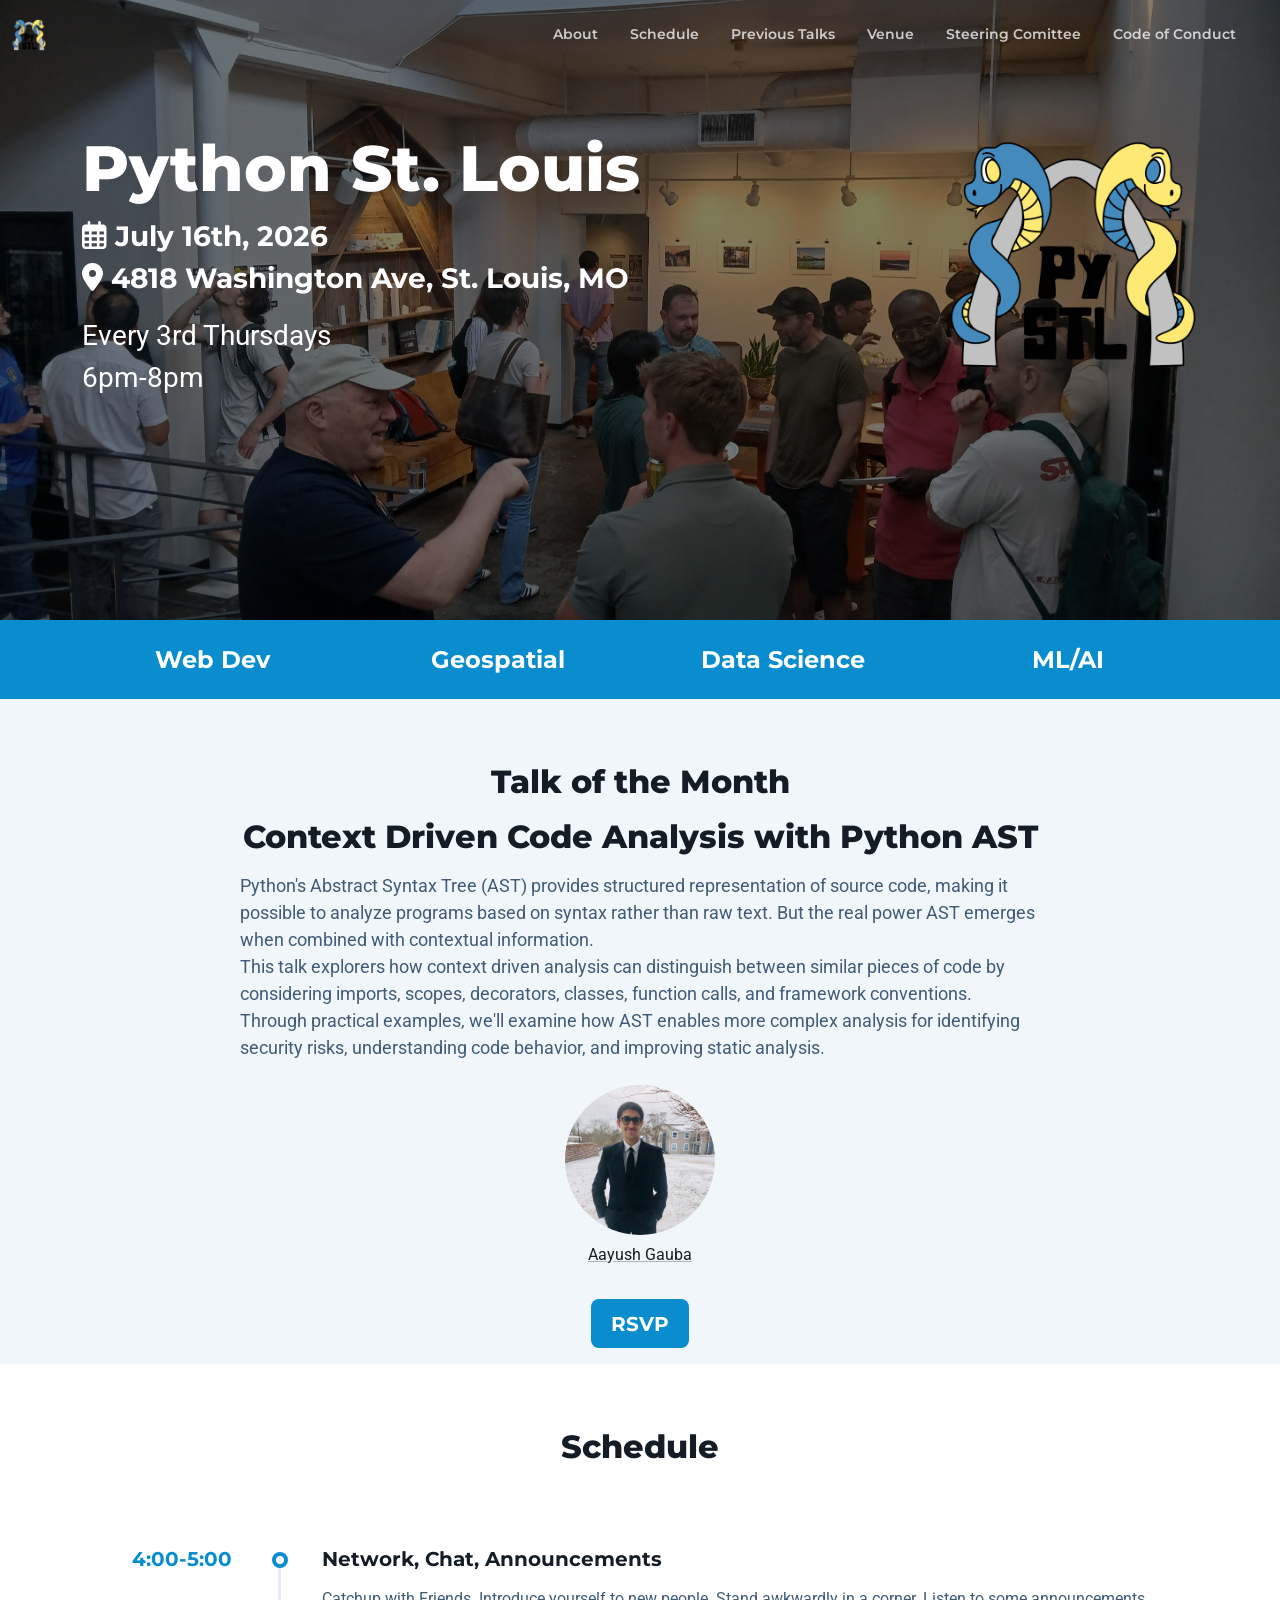
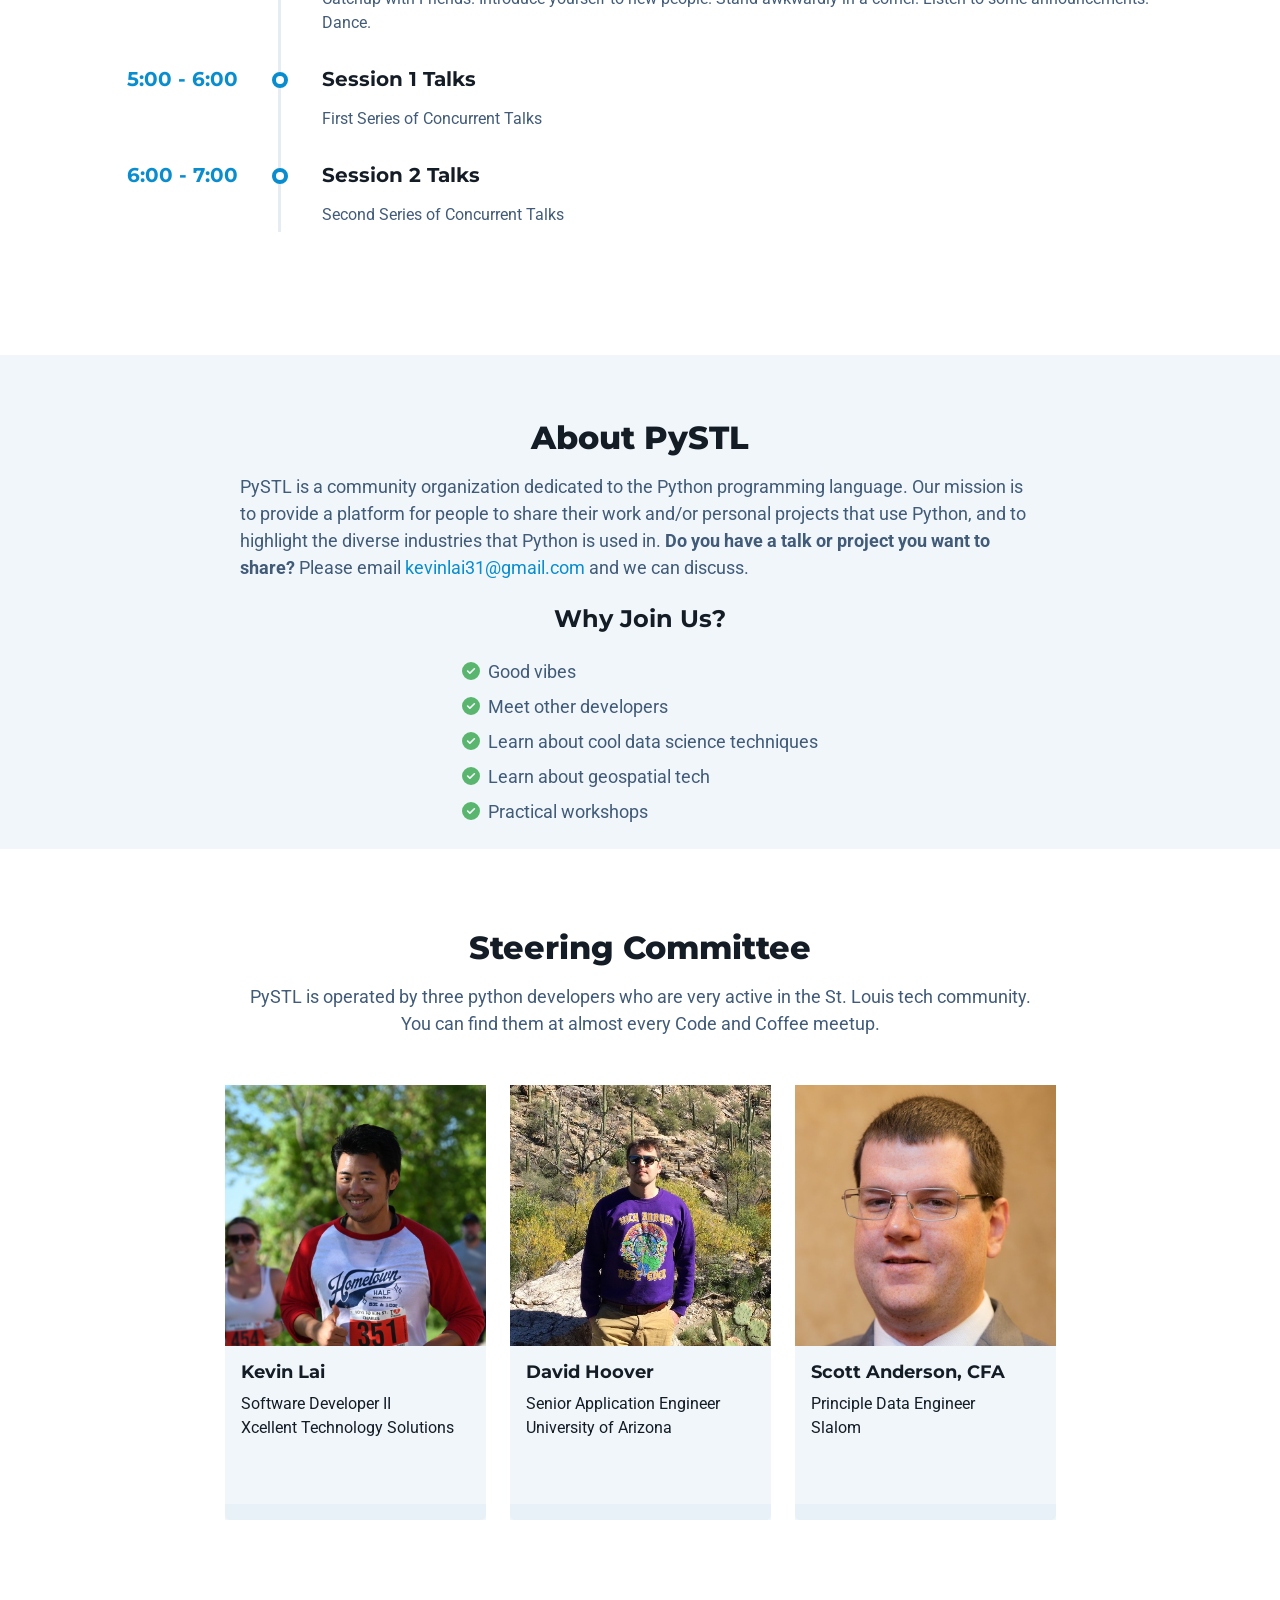
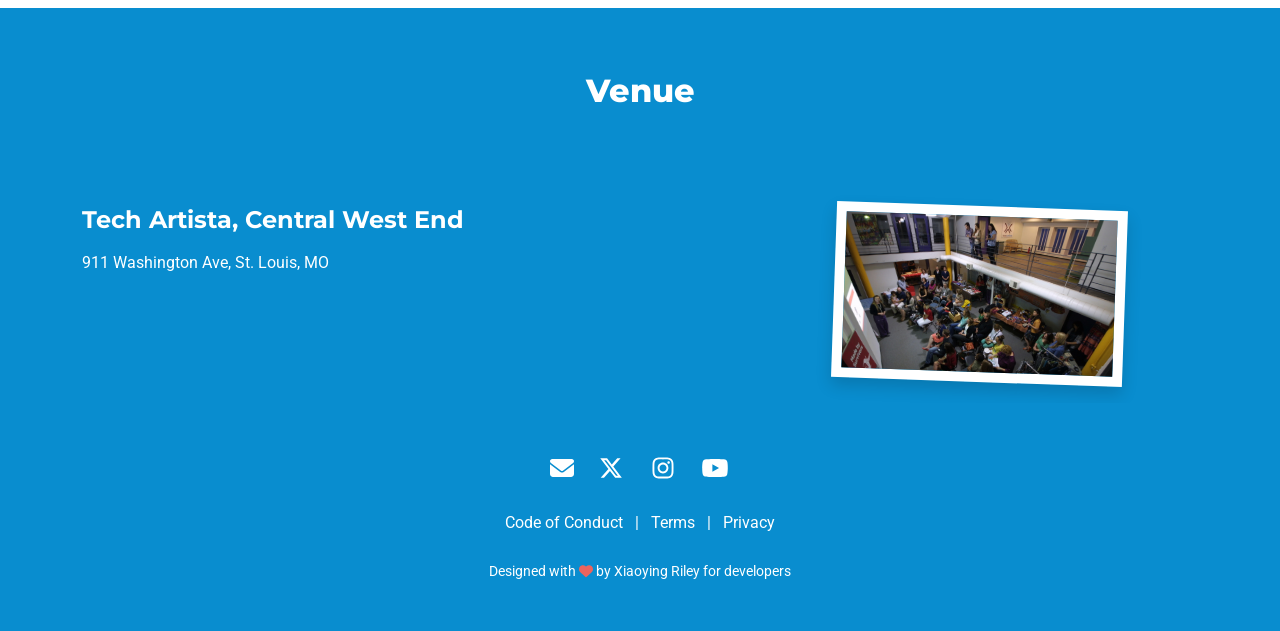
<file: index.html>
<!DOCTYPE html>
<html lang="en">

<head>
	<title>PySTL - Python Developer Meetup in St. Louis</title>

	<!-- Meta -->
	<meta charset="utf-8">
	<meta http-equiv="X-UA-Compatible" content="IE=edge">
	<meta name="viewport" content="width=device-width, initial-scale=1.0">
	<meta name="description" content="A meetup for Python Developers">
	<meta name="author" content="Kevin Lai">
	<link rel="shortcut icon" href="favicon.webp">

	<!-- Google Font -->
	<link href="https://fonts.googleapis.com/css?family=Montserrat:600,700,800|Roboto:300,400,700&display=swap"
		rel="stylesheet">

	<!-- FontAwesome JS-->
	<script defer src="assets/fontawesome/js/all.min.js"></script>

	<!-- Theme CSS -->
	<link id="theme-style" rel="stylesheet" href="assets/css/theme.css">


</head>

<body>
	<header id="header" class="header fixed-top">
		<div class="branding">
			<div class="container-fluid">
				<nav class="main-nav navbar navbar-expand-lg">
					<div class="site-logo"><a class="scrollto" href="#hero-block"><img class="logo-icon"
								src="assets/images/PySTL.webp" alt="logo"></a></div>

					<!--<div class="navbar-btn order-lg-2"><a class="btn btn-secondary" href="https://themes.3rdwavemedia.com/bootstrap-templates/startup/devconf-free-bootstrap-4-conference-template-for-tech-conferences-and-events/" target="_blank">Tickets</a></div>-->

					<button class="navbar-toggler" type="button" data-bs-toggle="collapse" data-bs-target="#navigation"
						aria-controls="navigation" aria-expanded="false" aria-label="Toggle navigation">
						<span class="navbar-toggler-icon"></span>
					</button>

					<div id="navigation" class="navbar-collapse collapse  justify-content-lg-end me-lg-3">
						<ul class="nav navbar-nav">
							<li class="nav-item"><a class="nav-link scrollto" href="#about-section">About</a></li>
							<li class="nav-item"><a class="nav-link scrollto" href="#schedule-section">Schedule</a></li>
							<li class="nav-item"><a class="nav-link" href="./previous-talks.html">Previous Talks</a>
							</li>
							<li class="nav-item"><a class="nav-link scrollto" href="#venue-section">Venue</a></li>

							<li class="nav-item"><a class="nav-link scrollto"
									href="#steering-committee-section">Steering Comittee</a></li>
							<li class="nav-item"><a class="nav-link" href="./code-of-conduct.html">Code of Conduct</a>
							</li>
						</ul><!--//nav-->
					</div><!--//navabr-collapse-->

				</nav><!--//main-nav-->

			</div><!--//container-->
		</div><!--//branding-->
	</header><!--//header-->

	<div id="hero-block" class="hero-block">
		<div id="hero-carousel" class="hero-carousel carousel slide carousel-fade" data-ride="carousel">
			<div class="carousel-inner">
				<div class="carousel-item-1 carousel-item active">
				</div>
				<div class="carousel-item-2 carousel-item">
				</div>
				<div class="carousel-item-3 carousel-item">
				</div>
			</div>
		</div>
		<script>
			document.addEventListener("DOMContentLoaded", function () {
				function updateActiveCarouselItem() {
					var carouselItem1 = document.querySelector('#hero-carousel .carousel-item-1');
					var carouselItem2 = document.querySelector('#hero-carousel .carousel-item-2');
					var carouselItem3 = document.querySelector('#hero-carousel .carousel-item-3');

					if (window.innerWidth <= 767) {
						// On mobile, set item 2 as active and hide others
						carouselItem1.classList.remove('active');
						carouselItem2.classList.add('active');
						carouselItem3.classList.remove('active');
					} else {
						// On larger screens, set item 1 as active
						carouselItem1.classList.add('active');
						carouselItem2.classList.remove('active');
						carouselItem3.classList.remove('active');
					}
				}

				// Initialize the active item on page load
				updateActiveCarouselItem();

				// Update active item when the window is resized
				window.addEventListener('resize', function () {
					updateActiveCarouselItem();
				});
			});
		</script>
		<div class="hero-block-mask"></div>
		<div class="container" style="display: flex; justify-content: space-between;">
			<div class="hero-text-block">
				<div class="hero-text-content">
					<h1 class="hero-heading mb-2">Python St. Louis</h1>
					<div class="hero-meta mb-3"><i class="far fa-calendar-alt me-2"></i>July 16th, 2026<br /><i
							class="fas fa-map-marker-alt"></i> <a style="color: white;"
							href="https://www.google.com/maps/place/4818+Washington+Ave,+St.+Louis,+MO+63108"
							target="_blank">4818 Washington Ave, St. Louis, MO</a></div>
					<div class="hero-intro mb-4">Every 3rd Thursdays<br>6pm-8pm</div>
					<!-- <div class="hero-cta"><a class="btn btn-primary btn-lg" href="https://themes.3rdwavemedia.com/bootstrap-templates/startup/devconf-free-bootstrap-4-conference-template-for-tech-conferences-and-events/" target="_blank">Get Tickets</a></div> -->
				</div>
			</div><!--//hero-text-block-->
			<div class="hero-logo" style="z-index: 20;">
				<img src="assets/images/PySTL.webp" alt="PySTL Logo" style="max-width: 250px; height: auto;">
			</div>
		</div><!--//container-->

	</div><!--//hero-block-->

	<div class="stats-block theme-bg-primary text-white py-4 text-center">
		<div class="container">
			<div class="row">
				<div class="col-6 col-md-3 text-sm">
					<div class="item">
						<div class="number" style="font-size:x-large">Web Dev</div>
					</div><!--//item-->
				</div><!--//col-->
				<div class="col-6 col-md-3">
					<div class="item">
						<div class="number" style="font-size:x-large">Geospatial</div>
					</div><!--//item-->
				</div><!--//col-->
				<div class="col-6 col-md-3">
					<div class="item">
						<div class="number" style="font-size:x-large">Data Science</div>
					</div><!--//item-->
				</div><!--//col-->
				<div class="col-6 col-md-3">
					<div class="item">
						<div class="number" style="font-size:x-large">ML/AI</div>
					</div><!--//item-->
				</div><!--//col-->
			</div>
		</div><!--//container-->
	</div><!--//stats-block-->

	<section id="talk-section" class="about-section section theme-bg-light">
		<div class="container">
			<h4 class="section-heading text-center mb-3">Talk of the Month</h4>
			<h3 class="section-heading text-center mb-3">Context Driven Code Analysis with Python AST</h3>

			<div class="section-intro single-col-max mx-auto mb-4">
				Python's Abstract Syntax Tree (AST) provides structured representation of source code, making it possible to analyze programs based on syntax rather than raw text. But the real power AST emerges when combined with contextual information.
				<br>
				This talk explorers how context driven analysis can distinguish between similar pieces of code by considering imports, scopes, decorators, classes, function calls, and framework conventions. Through practical examples, we'll examine how AST enables more complex analysis for identifying security risks, understanding code behavior, and improving static analysis.
			</div>
			<div class="benefits-list text-center mb-3">
				<div class="profile">
					<a href="#modal-speaker-1" data-bs-toggle="modal" data-bs-target="#modal-speaker-1">
						<img class="profile-image rounded-circle mb-2" src="assets/images/speakers/aayush.jpeg" alt=""
							style="width: 150px; height: auto;">
						<div class="name"><a class="theme-link" href="#modal-speaker-1" data-bs-toggle="modal"
								data-bs-target="#modal-speaker-1">Aayush Gauba</a>
						</div>
				</div>
			</div><!--//benefits-list-->

		</div><!--//container-->
		<div class="speakers-cta text-center py-3"><a class="btn btn-primary btn-lg"
				href="https://www.meetup.com/python-stlouis/events/315551680/" target="_blank">RSVP</a>
		</div>
		<div style="display:none" class="media-block theme-bg-primary py-5">
			<div class="container">
				<h4 class="text-white text-center mb-3">Previously</h4>
				<div class="section-intro text-center single-col-max mx-auto text-white mb-5">Conference videos and
					images from previous years is a great way to show people what to expect at the conference and entice
					them to join. You can host more media content on YouTube, Flickr or Instagram and link out to them
					in this section.</div>
				<div class="row gx-md-5">
					<div class="col-12 col-md-6 mb-3">
						<div class="ratio ratio-16x9">
							<iframe src="https://www.youtube.com/embed/stjniziaxy4"
								allow="accelerometer; autoplay; encrypted-media; gyroscope; picture-in-picture"
								allowfullscreen></iframe>
						</div><!--//embed-responsive -->
					</div><!--//col-->
					<div class="col-12 col-md-6 mb-md-5">
						<div class="ratio ratio-16x9">
							<iframe src="https://www.youtube.com/embed/NPYqnGNO_zw"
								allow="accelerometer; autoplay; encrypted-media; gyroscope; picture-in-picture"
								allowfullscreen></iframe>
						</div><!--//embed-responsive -->
					</div><!--//col-->
				</div><!--//row-->
			</div><!--//container-->
		</div><!--//media-block-->
	</section><!--//about-section-->

	<section id="schedule-section" class="schedule-section section">
		<div class="container">
			<h3 class="section-heading text-center mb-5">Schedule</h3>

			<!-- Nav tabs -->
			<ul style="display:none" class="schedule-nav nav nav-pills nav-fill" id="myTab" role="tablist">
				<li class="nav-item me-2">
					<a class="nav-link active" id="tab-1" data-bs-toggle="tab" href="#tab-1-content" role="tab"
						aria-controls="tab-1-content" aria-selected="true">
						<span class="heading">Day 1</span>
						<span class="meta">(Wed 12, Oct)</span>
					</a>
				</li>
				<li class="nav-item me-2">
					<a class="nav-link" id="tab-2" data-bs-toggle="tab" href="#tab-2-content" role="tab"
						aria-controls="tab-2-content" aria-selected="false">
						<span class="heading">Day 2</span>
						<span class="meta">(Thu 13, Oct)</span>
					</a>
				</li>
				<li class="nav-item">
					<a class="nav-link" id="tab-3" data-bs-toggle="tab" href="#tab-3-content" role="tab"
						aria-controls="tab-3-content" aria-selected="false">
						<span class="heading">Day 3</span>
						<span class="meta">(Fri 14, Oct)</span>
					</a>
				</li>
			</ul>

			<!-- Tab panes -->
			<div class="schedule-tab-content tab-content">
				<div class="tab-pane active" id="tab-1-content" role="tabpanel" aria-labelledby="tab-1">
					<div class="item item-talk">
						<div class="meta">
							<h4 class="time mb-3">4:00-5:00</h4>

						</div><!--//meta-->
						<div class="content">
							<h3 class="title mb-3">Network, Chat, Announcements</h3>
							<div class="desc">Catchup with Friends. Introduce yourself to new people. Stand awkwardly in
								a corner. Listen to some announcements. Dance.</div>
						</div><!--//content-->
					</div><!--//item-->
					<div class="item item-talk">
						<div class="meta">
							<h4 class="time mb-3">5:00 - 6:00</h4>



						</div><!--//meta-->
						<div class="content">
							<h3 class="title mb-3">Session 1 Talks</h3>
							<p>
								First Series of Concurrent Talks
							</p>
							<div class="desc">
							</div>
						</div><!--//content-->
					</div><!--//item-->

					<div class="item item-other">
						<div class="meta">
							<h4 class="time mb-3">6:00 - 7:00</h4>
						</div><!--//meta-->
						<div class="content">
							<h3 class="title mb-3">Session 2 Talks</h3>
							<!--<div class="location mb-3"><i class="fas fa-map-marker-alt me-2"></i>Room A5</div> -->
								Second Series of Concurrent Talks
							<div class="desc"></div>
						</div><!--//content-->
					</div><!--//item-->
					<div style="display:none" class="item item-talk">
						<div class="meta">
							<h4 class="time mb-3">10:30 - 11:00</h4>
							<div class="profile">
								<a href="#modal-speaker-1" data-bs-toggle="modal" data-bs-target="#modal-speaker-1"><img
										class="profile-image rounded-circle  mb-2"
										src="assets/images/speakers/speaker-3.jpg" alt=""></a>
								<div class="name"><a class="theme-link" href="#modal-speaker-1" data-bs-toggle="modal"
										data-bs-target="#modal-speaker-1">Tim Doe</a></div>
							</div><!--//profile-->
						</div><!--//meta-->
						<div class="content">
							<h3 class="title mb-3">Progressive Web Apps with React.js</h3>
							<div class="location mb-3"><i class="fas fa-map-marker-alt me-2"></i>Conference Room A</div>
							<div class="desc">Talk's summary goes here. <strong>You can hook up the speaker profile
									image/name on the left with his or her bio modal window</strong>. Lorem ipsum dolor
								sit amet, consectetur adipiscing elit. Fusce quis ornare nibh, pulvinar posuere justo.
								Aenean laoreet nunc a eleifend lacinia. Phasellus dignissim augue at consectetur
								ullamcorper. </div>
						</div><!--//content-->
					</div><!--//item-->


				</div><!--//tab-1-content-->

			</div><!--//container-->
	</section><!--//schedule-section-->
	<section id="about-section" class="about-section section theme-bg-light">
		<div class="container">
			<h3 class="section-heading text-center mb-3">About PySTL</h3>
			<div class="section-intro single-col-max mx-auto mb-4">
				PySTL is a community organization dedicated to the Python programming language. Our mission is to
				provide a platform for people to share their work and/or personal projects that use Python, and to
				highlight the diverse industries that Python is used in.
				<strong>Do you have a talk or project you want to share?</strong>
				Please email <a href="kevinlai31@gmail.com">kevinlai31@gmail.com</a> and we can discuss.
			</div>
			<div class="benefits-list text-center mb-3">
				<h4 class="text-center mb-4">Why Join Us?</h4>
				<ul class="list-unstyled text-start d-inline-block">
					<li><i class="fas fa-check-circle me-2"></i>Good vibes</li>
					<li><i class="fas fa-check-circle me-2"></i>Meet other developers</li>
					<li><i class="fas fa-check-circle me-2"></i>Learn about cool data science techniques</li>
					<li><i class="fas fa-check-circle me-2"></i>Learn about geospatial tech</li>
					<li><i class="fas fa-check-circle me-2"></i>Practical workshops</li>
				</ul>
			</div><!--//benefits-list-->
		</div><!--//container-->

		<div style="display:none" class="media-block theme-bg-primary py-5">
			<div class="container">
				<h4 class="text-white text-center mb-3">Previously</h4>
				<div class="section-intro text-center single-col-max mx-auto text-white mb-5">Conference videos and
					images from previous years is a great way to show people what to expect at the conference and entice
					them to join. You can host more media content on YouTube, Flickr or Instagram and link out to them
					in this section.</div>
				<div class="row gx-md-5">
					<div class="col-12 col-md-6 mb-3">
						<div class="ratio ratio-16x9">
							<iframe src="https://www.youtube.com/embed/stjniziaxy4"
								allow="accelerometer; autoplay; encrypted-media; gyroscope; picture-in-picture"
								allowfullscreen></iframe>
						</div><!--//embed-responsive -->
					</div><!--//col-->
					<div class="col-12 col-md-6 mb-md-5">
						<div class="ratio ratio-16x9">
							<iframe src="https://www.youtube.com/embed/NPYqnGNO_zw"
								allow="accelerometer; autoplay; encrypted-media; gyroscope; picture-in-picture"
								allowfullscreen></iframe>
						</div><!--//embed-responsive -->
					</div><!--//col-->
				</div><!--//row-->
			</div><!--//container-->
		</div><!--//media-block-->
	</section><!--//about-section-->


	<section id="steering-committee-section" class="speakers-section section">
		<div class="container">
			<h3 class="section-heading text-center mb-3">Steering Committee</h3>
			<div class="section-intro text-center single-col-max mx-auto mb-5">PySTL is operated by three python
				developers who are very active in the St. Louis tech community. You can find them at almost every Code
				and Coffee meetup.</div>
			<div class="row justify-content-center">
				<div class="col-6 col-lg-3 mb-4">
					<div class="card rounded-0">
						<a href="https://www.linkedin.com/in/kevinlai31/"><img
								src="assets/images/speakers/kevin-profile.jpg" class="card-img-top rounded-0"
								alt=""></a>
						<div class="card-body">
							<h5 class="card-title mb-2">Kevin Lai</h5>
							<div class="card-text mb-3">
								<div class="meta">Software Developer II</div>
								<div class="meta">Xcellent Technology Solutions</div>
							</div><!--//card-text-->

						</div><!--//card-->
						<div class="card-footer text-muted">
							<ul style="display: none" class="social-list list-inline mb-0">
								<li class="list-inline-item"><a href="#"><i
											class="fa-brands fa-x-twitter fa-fw"></i></a></li>
								<li class="list-inline-item"><a href="#"><i
											class="fa-brands fa-linkedin-in fa-fw"></i></a></li>
								<li class="list-inline-item"><a href="#"><i class="fa-brands fa-github fa-fw"></i></a>
								</li>
							</ul><!--//social-list-->
						</div>
					</div><!--//card-->
				</div><!--//col-->
				<div class="col-6 col-lg-3 mb-4">
					<div class="card rounded-0">
						<a href="https://www.linkedin.com/in/david-hoover-00b7ba52/"><img
								src="assets/images/speakers/DavidHoover.jpg" class="card-img-top rounded-0" alt=""></a>
						<div class="card-body">
							<h5 class="card-title mb-2">David Hoover</h5>
							<div class="card-text mb-3">
								<div class="meta">Senior Application Engineer</div>
								<div class="meta">University of Arizona</div>
							</div><!--//card-text-->
							<a style="display: none" href="#modal-speaker-1" data-bs-toggle="modal"
								data-bs-target="#modal-speaker-1">Read
								more &rarr;</a>
						</div><!--//card-->
						<div class="card-footer text-muted">
							<ul style="display: none" class="social-list list-inline mb-0">
								<li class="list-inline-item"><a href="#"><i
											class="fa-brands fa-x-twitter fa-fw"></i></a></li>
								<li class="list-inline-item"><a href="#"><i
											class="fa-brands fa-linkedin-in fa-fw"></i></a></li>
								<li class="list-inline-item"><a href="#"><i class="fa-brands fa-github fa-fw"></i></a>
								</li>
							</ul><!--//social-list-->
						</div>
					</div><!--//card-->
				</div><!--//col-->
				<div class="col-6 col-lg-3 mb-4">
					<div class="card rounded-0">
						<a href="https://www.linkedin.com/in/scott-anderson-cfa/"><img
								src="assets/images/speakers/ScottAnderson.jpg" class="card-img-top rounded-0"
								alt=""></a>
						<div class="card-body">
							<h5 class="card-title mb-2">Scott Anderson, CFA</h5>
							<div class="card-text mb-3">
								<div class="meta">Principle Data Engineer</div>
								<div class="meta">Slalom</div>
							</div><!--//card-text-->
							<a style="display: none" href="#modal-speaker-1" data-bs-toggle="modal"
								data-bs-target="#modal-speaker-1">Read
								more &rarr;</a>
						</div><!--//card-->
						<div class="card-footer text-muted">

						</div>
					</div><!--//card-->
				</div><!--//col-->
			</div><!--//row-->

		</div><!--//container-->

	</section><!--//speakers-section-->
	<section id="venue-section" class="venue-section section  theme-bg-primary text-white">
		<div class="container">
			<h3 class="section-heading text-center mb-5 text-white">Venue</h3>
			<div class="row gx-5 py-lg-5">
				<div class="col-12 col-lg-7 h-100">
					<div class="desc">
						<h4 class="text-white mb-3">Tech Artista, Central West End</h4>
						<p>911 Washington Ave, St. Louis, MO</p>

					</div><!--//desc-->
				</div><!--//col-->
				<div class="col-12 col-xl-3 col-lg-4 offset-lg-1 position-relative h-100 mt-5 mt-lg-0">
					<div class="figures-holder">
						<div class="figure figure-2"><img class="shadow" src="assets/images/TechArtista.jpg" alt="">
						</div>
					</div><!--//figures-holder-->
				</div><!--//col-->
			</div><!--//row-->
		</div><!--//container-->
	</section><!--//venue-section-->


	<footer class="footer py-5 theme-bg-primary">
		<div class="container text-center">

			<ul class="social-list list-inline mb-4">
				<li class="list-inline-item me-3"><a href="#"><i class="fas fa-envelope"></i></a></li>
				<li class="list-inline-item me-3"><a href="#"><i class="fa-brands fa-x-twitter fa-fw"></i></a></li>
				<li class="list-inline-item me-3"><a href="#"><i class="fa-brands fa-instagram fa-fw"></i></a></li>
				<li class="list-inline-item me-0"><a href="#"><i class="fa-brands fa-youtube fa-fw"></i></a></li>
			</ul><!--//social-list-->


			<ul class="footer-links list-inline mx-auto mb-4">
				<li class="list-inline-item"><a href="./code-of-conduct.html">Code of Conduct</a></li>
				<li class="list-inline-item">|</li>
				<li class="list-inline-item"><a href="#">Terms</a></li>
				<li class="list-inline-item">|</li>
				<li class="list-inline-item me-0"><a href="#">Privacy</a></li>
			</ul><!--//footer-link-->

			<!--/* This template is free as long as you keep the footer attribution link. If you'd like to use the template without the attribution link, you can buy the commercial license via our website: themes.3rdwavemedia.com Thank you for your support. :) */-->
			<small class="copyright">Designed with <i class="fas fa-heart" style="color: #EC645E;"></i> by <a
					href="http://themes.3rdwavemedia.com" target="_blank">Xiaoying Riley</a> for developers</small>

		</div><!--//container-->
	</footer>

	<!-- Modal Speaker -->
	<div class="modal modal-speaker modal-speaker-1" id="modal-speaker-1" tabindex="-1" role="dialog"
		aria-labelledby="speaker-1-ModalLabel" aria-hidden="true">
		<div class="modal-dialog">
			<div class="modal-content">
				<div class="modal-header">
					<button type="button" class="btn-close" data-bs-dismiss="modal" aria-hidden="true">&times;</button>
					<h4 id="speaker-1-ModalLabel" class="modal-title sr-only">Aayush Gauba</h4>
				</div>
				<div class="modal-body p-0">
					<div class="theme-bg-light p-5">
						<div class="row">
							<div class="col-12 col-md-auto text-center">
								<img class="profile-image mb-3 mb-md-0 me-md-4 rounded-circle mx-auto"
									src="assets/images/speakers/aayush.jpeg" alt="" />
							</div>
							<div class="col text-center text-md-start mx-auto">
								<h2 class="name mb-2">Aayush Gauba</h2>
								<div class="meta">Researcher</div>
								<div class="meta mb-2">SIUE</div>
								<ul class="social-list list-inline mb-0">
									<li class="list-inline-item"><a
											href="https://www.linkedin.com/in/aayush-gauba-4b1223161/"><i
												class="fa-brands fa-linkedin-in fa-fw"></i></a></li>
								</ul><!--//social-list-->
							</div><!--//col-->
						</div><!--//row-->
					</div>
					<div class="desc p-4 p-lg-5">
						<p>Aayush is a researcher of quantum and hybrid computing at SIUE
						</p>
					</div>
				</div><!--//modal-body-->
			</div><!--//modal-content-->
		</div><!--//modal-dialog-->
	</div><!--//modal-->

	<!-- Javascript -->
	<script src="assets/plugins/popper.min.js"></script>
	<script src="assets/plugins/bootstrap/js/bootstrap.min.js"></script>
	<script src="assets/plugins/smoothscroll.min.js"></script>
	<script src="assets/plugins/gumshoe/gumshoe.polyfills.min.js"></script>
	<script src="assets/js/main.js"></script>

</body>

</html>
</file>
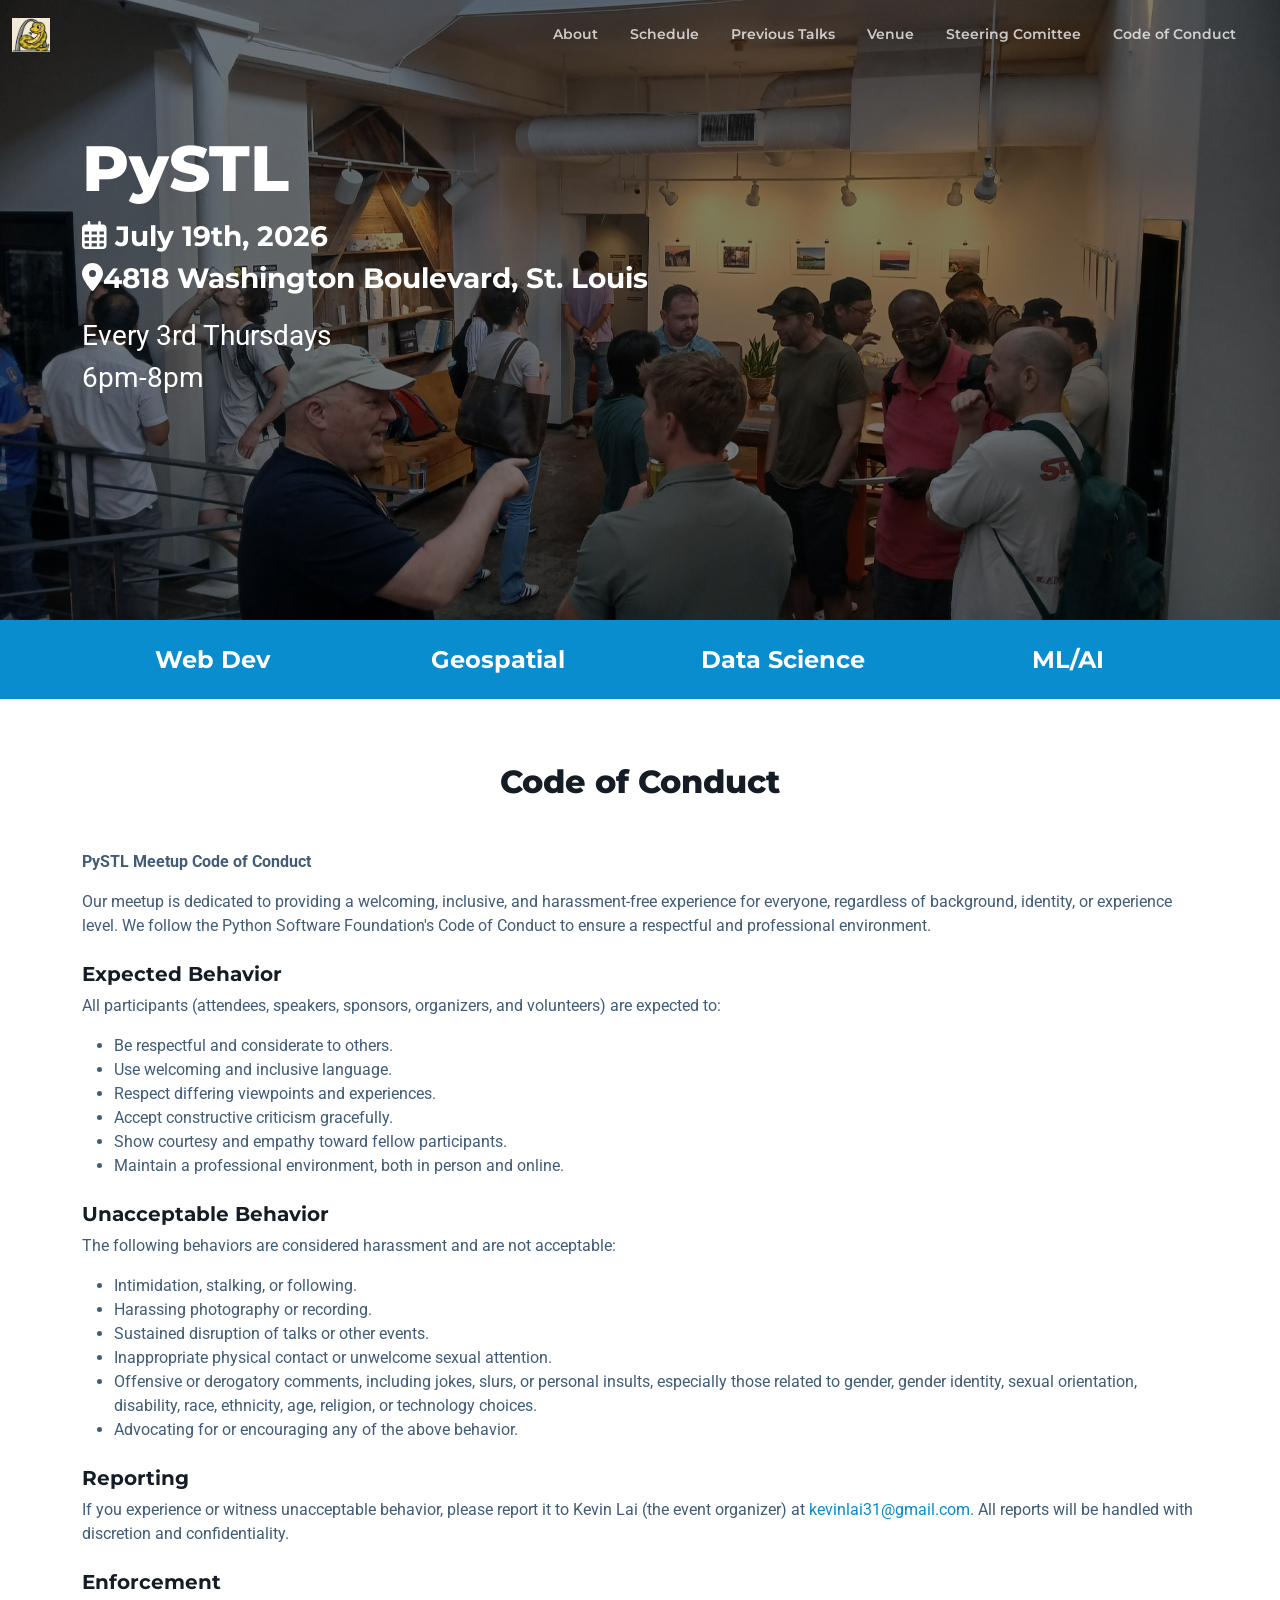
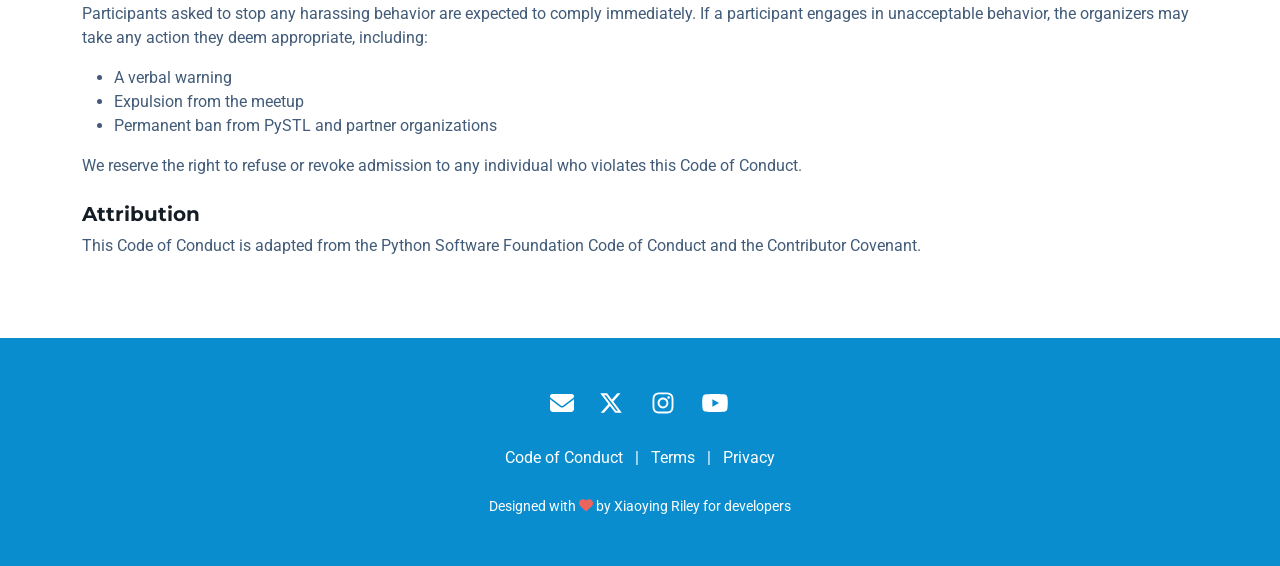
<file: code-of-conduct.html>
<!DOCTYPE html>
<html lang="en">

<head>
	<title>PySTL - Python Developer Meetup in St. Louis</title>

	<!-- Meta -->
	<meta charset="utf-8">
	<meta http-equiv="X-UA-Compatible" content="IE=edge">
	<meta name="viewport" content="width=device-width, initial-scale=1.0">
	<meta name="description" content="A meetup for Python Developers">
	<meta name="author" content="Kevin Lai">
	<link rel="shortcut icon" href="favicon.png">

	<!-- Google Font -->
	<link href="https://fonts.googleapis.com/css?family=Montserrat:600,700,800|Roboto:300,400,700&display=swap"
		rel="stylesheet">

	<!-- FontAwesome JS-->
	<script defer src="assets/fontawesome/js/all.min.js"></script>

	<!-- Theme CSS -->
	<link id="theme-style" rel="stylesheet" href="assets/css/theme.css">


</head>

<body>
	<header id="header" class="header fixed-top">
		<div class="branding">
			<div class="container-fluid">
				<nav class="main-nav navbar navbar-expand-lg">
					<div class="site-logo"><a class="scrollto" href="#hero-block"><img class="logo-icon"
								src="favicon.png" alt="logo"></a></div>

					<!--<div class="navbar-btn order-lg-2"><a class="btn btn-secondary" href="https://themes.3rdwavemedia.com/bootstrap-templates/startup/devconf-free-bootstrap-4-conference-template-for-tech-conferences-and-events/" target="_blank">Tickets</a></div>-->

					<button class="navbar-toggler" type="button" data-bs-toggle="collapse" data-bs-target="#navigation"
						aria-controls="navigation" aria-expanded="false" aria-label="Toggle navigation">
						<span class="navbar-toggler-icon"></span>
					</button>

					<div id="navigation" class="navbar-collapse collapse  justify-content-lg-end me-lg-3">
						<ul class="nav navbar-nav">
								<li class="nav-item"><a class="nav-link" href=	"./index.html#about-section">About</a></li>
							<li class="nav-item"><a class="nav-link" href="./index.html#schedule-section">Schedule</a></li>
						 	<li class="nav-item"><a class="nav-link" href="./previous-talks.html">Previous Talks</a></li>
							<li class="nav-item"><a class="nav-link" href="./index.html#venue-section">Venue</a></li>
							<li class="nav-item"><a class="nav-link"
									href="./index.html#steering-committee-section">Steering Comittee</a></li>
							<li class="nav-item"><a class="nav-link" href="./code-of-conduct.html">Code of Conduct</a></li>
						</ul><!--//nav-->
					</div><!--//navabr-collapse-->

				</nav><!--//main-nav-->

			</div><!--//container-->
		</div><!--//branding-->
	</header><!--//header-->

	<div id="hero-block" class="hero-block">
		<div id="hero-carousel" class="hero-carousel carousel slide carousel-fade" data-ride="carousel">
			<div class="carousel-inner">
				<div class="carousel-item-1 carousel-item active">
				</div>
				<div class="carousel-item-2 carousel-item">
				</div>
				<div class="carousel-item-3 carousel-item">
				</div>
			</div>
		</div>
		<script>
			document.addEventListener("DOMContentLoaded", function () {
				function updateActiveCarouselItem() {
					var carouselItem1 = document.querySelector('#hero-carousel .carousel-item-1');
					var carouselItem2 = document.querySelector('#hero-carousel .carousel-item-2');
					var carouselItem3 = document.querySelector('#hero-carousel .carousel-item-3');

					if (window.innerWidth <= 767) {
						// On mobile, set item 2 as active and hide others
						carouselItem1.classList.remove('active');
						carouselItem2.classList.add('active');
						carouselItem3.classList.remove('active');
					} else {
						// On larger screens, set item 1 as active
						carouselItem1.classList.add('active');
						carouselItem2.classList.remove('active');
						carouselItem3.classList.remove('active');
					}
				}

				// Initialize the active item on page load
				updateActiveCarouselItem();

				// Update active item when the window is resized
				window.addEventListener('resize', function () {
					updateActiveCarouselItem();
				});
			});
		</script>
		<div class="hero-block-mask"></div>
		<div class="container">
			<div class="hero-text-block">
				<h1 class="hero-heading mb-2">PySTL</h1>
				<div class="hero-meta mb-3"><i class="far fa-calendar-alt me-2"></i>July 19th, 2026<br /><i
						class="fas fa-map-marker-alt"></i><a style="color: white;" href="https://www.google.com/maps?q=911+Washington+Ave,+St.+Louis" target="_blank">4818 Washington Boulevard, St. Louis</a></div>
				<div class="hero-intro mb-4">Every 3rd Thursdays<br>6pm-8pm</div>
				<!-- <div class="hero-cta"><a class="btn btn-primary btn-lg" href="https://themes.3rdwavemedia.com/bootstrap-templates/startup/devconf-free-bootstrap-4-conference-template-for-tech-conferences-and-events/" target="_blank">Get Tickets</a></div> -->

			</div><!--//hero-text-block-->
		</div><!--//container-->

	</div><!--//hero-block-->

	<div class="stats-block theme-bg-primary text-white py-4 text-center">
		<div class="container">
			<div class="row">
				<div class="col-6 col-md-3 text-sm">
					<div class="item">
						<div class="number" style="font-size:x-large">Web Dev</div>
					</div><!--//item-->
				</div><!--//col-->
				<div class="col-6 col-md-3">
					<div class="item">
						<div class="number" style="font-size:x-large">Geospatial</div>
					</div><!--//item-->
				</div><!--//col-->
				<div class="col-6 col-md-3">
					<div class="item">
						<div class="number" style="font-size:x-large">Data Science</div>
					</div><!--//item-->
				</div><!--//col-->
				<div class="col-6 col-md-3">
					<div class="item">
						<div class="number" style="font-size:x-large">ML/AI</div>
					</div><!--//item-->
				</div><!--//col-->
			</div>
		</div><!--//container-->
	</div><!--//stats-block-->



    <section id="schedule-section" class="schedule-section section">
        <div class="container">
            <h3 class="section-heading text-center mb-5">Code of Conduct</h3>
    
            <div class="code-of-conduct">
                <p><strong>PySTL Meetup Code of Conduct</strong></p>
                <p>Our meetup is dedicated to providing a welcoming, inclusive, and harassment-free experience for everyone, regardless of background, identity, or experience level. We follow the Python Software Foundation's Code of Conduct to ensure a respectful and professional environment.</p>
    
                <h5 class="mt-4">Expected Behavior</h5>
                <p>All participants (attendees, speakers, sponsors, organizers, and volunteers) are expected to:</p>
                <ul>
                    <li>Be respectful and considerate to others.</li>
                    <li>Use welcoming and inclusive language.</li>
                    <li>Respect differing viewpoints and experiences.</li>
                    <li>Accept constructive criticism gracefully.</li>
                    <li>Show courtesy and empathy toward fellow participants.</li>
                    <li>Maintain a professional environment, both in person and online.</li>
                </ul>
    
                <h5 class="mt-4">Unacceptable Behavior</h5>
                <p>The following behaviors are considered harassment and are not acceptable:</p>
                <ul>
                    <li>Intimidation, stalking, or following.</li>
                    <li>Harassing photography or recording.</li>
                    <li>Sustained disruption of talks or other events.</li>
                    <li>Inappropriate physical contact or unwelcome sexual attention.</li>
                    <li>Offensive or derogatory comments, including jokes, slurs, or personal insults, especially those related to gender, gender identity, sexual orientation, disability, race, ethnicity, age, religion, or technology choices.</li>
                    <li>Advocating for or encouraging any of the above behavior.</li>
                </ul>
    
                <h5 class="mt-4">Reporting</h5>
                <p>If you experience or witness unacceptable behavior, please report it to Kevin Lai (the event organizer) at <a href="mailto:kevinlai31@gmail.com">kevinlai31@gmail.com</a>. All reports will be handled with discretion and confidentiality.</p>
    
                <h5 class="mt-4">Enforcement</h5>
                <p>Participants asked to stop any harassing behavior are expected to comply immediately. If a participant engages in unacceptable behavior, the organizers may take any action they deem appropriate, including:</p>
                <ul>
                    <li>A verbal warning</li>
                    <li>Expulsion from the meetup</li>
                    <li>Permanent ban from PySTL and partner organizations</li>
                </ul>
                <p>We reserve the right to refuse or revoke admission to any individual who violates this Code of Conduct.</p>
    
                <h5 class="mt-4">Attribution</h5>
                <p>This Code of Conduct is adapted from the Python Software Foundation Code of Conduct and the Contributor Covenant.</p>
            </div>
        </div>
    </section>
    


	<footer class="footer py-5 theme-bg-primary">
		<div class="container text-center">

			<ul class="social-list list-inline mb-4">
				<li class="list-inline-item me-3"><a href="#"><i class="fas fa-envelope"></i></a></li>
				<li class="list-inline-item me-3"><a href="#"><i class="fa-brands fa-x-twitter fa-fw"></i></a></li>
				<li class="list-inline-item me-3"><a href="#"><i class="fa-brands fa-instagram fa-fw"></i></a></li>
				<li class="list-inline-item me-0"><a href="#"><i class="fa-brands fa-youtube fa-fw"></i></a></li>
			</ul><!--//social-list-->


			<ul class="footer-links list-inline mx-auto mb-4">
				<li class="list-inline-item"><a href="./code-of-conduct.html">Code of Conduct</a></li>
				<li class="list-inline-item">|</li>
				<li class="list-inline-item"><a href="#">Terms</a></li>
				<li class="list-inline-item">|</li>
				<li class="list-inline-item me-0"><a href="#">Privacy</a></li>
			</ul><!--//footer-link-->

			<!--/* This template is free as long as you keep the footer attribution link. If you'd like to use the template without the attribution link, you can buy the commercial license via our website: themes.3rdwavemedia.com Thank you for your support. :) */-->
			<small class="copyright">Designed with <i class="fas fa-heart" style="color: #EC645E;"></i> by <a
					href="http://themes.3rdwavemedia.com" target="_blank">Xiaoying Riley</a> for developers</small>

		</div><!--//container-->
	</footer>

	<!-- Modal Speaker -->
	<div class="modal modal-speaker modal-speaker-1" id="modal-speaker-1" tabindex="-1" role="dialog"
		aria-labelledby="speaker-1-ModalLabel" aria-hidden="true">
		<div class="modal-dialog">
			<div class="modal-content">
				<div class="modal-header">
					<button type="button" class="btn-close" data-bs-dismiss="modal" aria-hidden="true">&times;</button>
					<h4 id="speaker-1-ModalLabel" class="modal-title sr-only">David Hoover</h4>
				</div>
				<div class="modal-body p-0">
					<div class="theme-bg-light p-5">
						<div class="row">
							<div class="col-12 col-md-auto text-center">
								<img class="profile-image mb-3 mb-md-0 me-md-4 rounded-circle mx-auto"
									src="assets/images/speakers/ScottAnderson.jpg" alt="" />
							</div>
							<div class="col text-center text-md-start mx-auto">
								<h2 class="name mb-2">Scott Anderson</h2>
								<div class="meta">Principle Data Engineer</div>
								<div class="meta mb-2">Slalom</div>
								<ul class="social-list list-inline mb-0">
									<li class="list-inline-item"><a
											href="https://www.linkedin.com/in/scott-anderson-cfa/"><i
												class="fa-brands fa-linkedin-in fa-fw"></i></a></li>
								</ul><!--//social-list-->
							</div><!--//col-->
						</div><!--//row-->
					</div>
					<div class="desc p-4 p-lg-5">
						<p>Scott Anderson is a Data Engineer at Slalom. When Scott isn't at programming meetups, he is hanging out with his wife.</p>
					</div>
				</div><!--//modal-body-->
			</div><!--//modal-content-->
		</div><!--//modal-dialog-->
	</div><!--//modal-->

	<!-- Javascript -->
	<script src="assets/plugins/popper.min.js"></script>
	<script src="assets/plugins/bootstrap/js/bootstrap.min.js"></script>
	<script src="assets/plugins/smoothscroll.min.js"></script>
	<script src="assets/plugins/gumshoe/gumshoe.polyfills.min.js"></script>
	<script src="assets/js/main.js"></script>
</body>
</html>
</file>
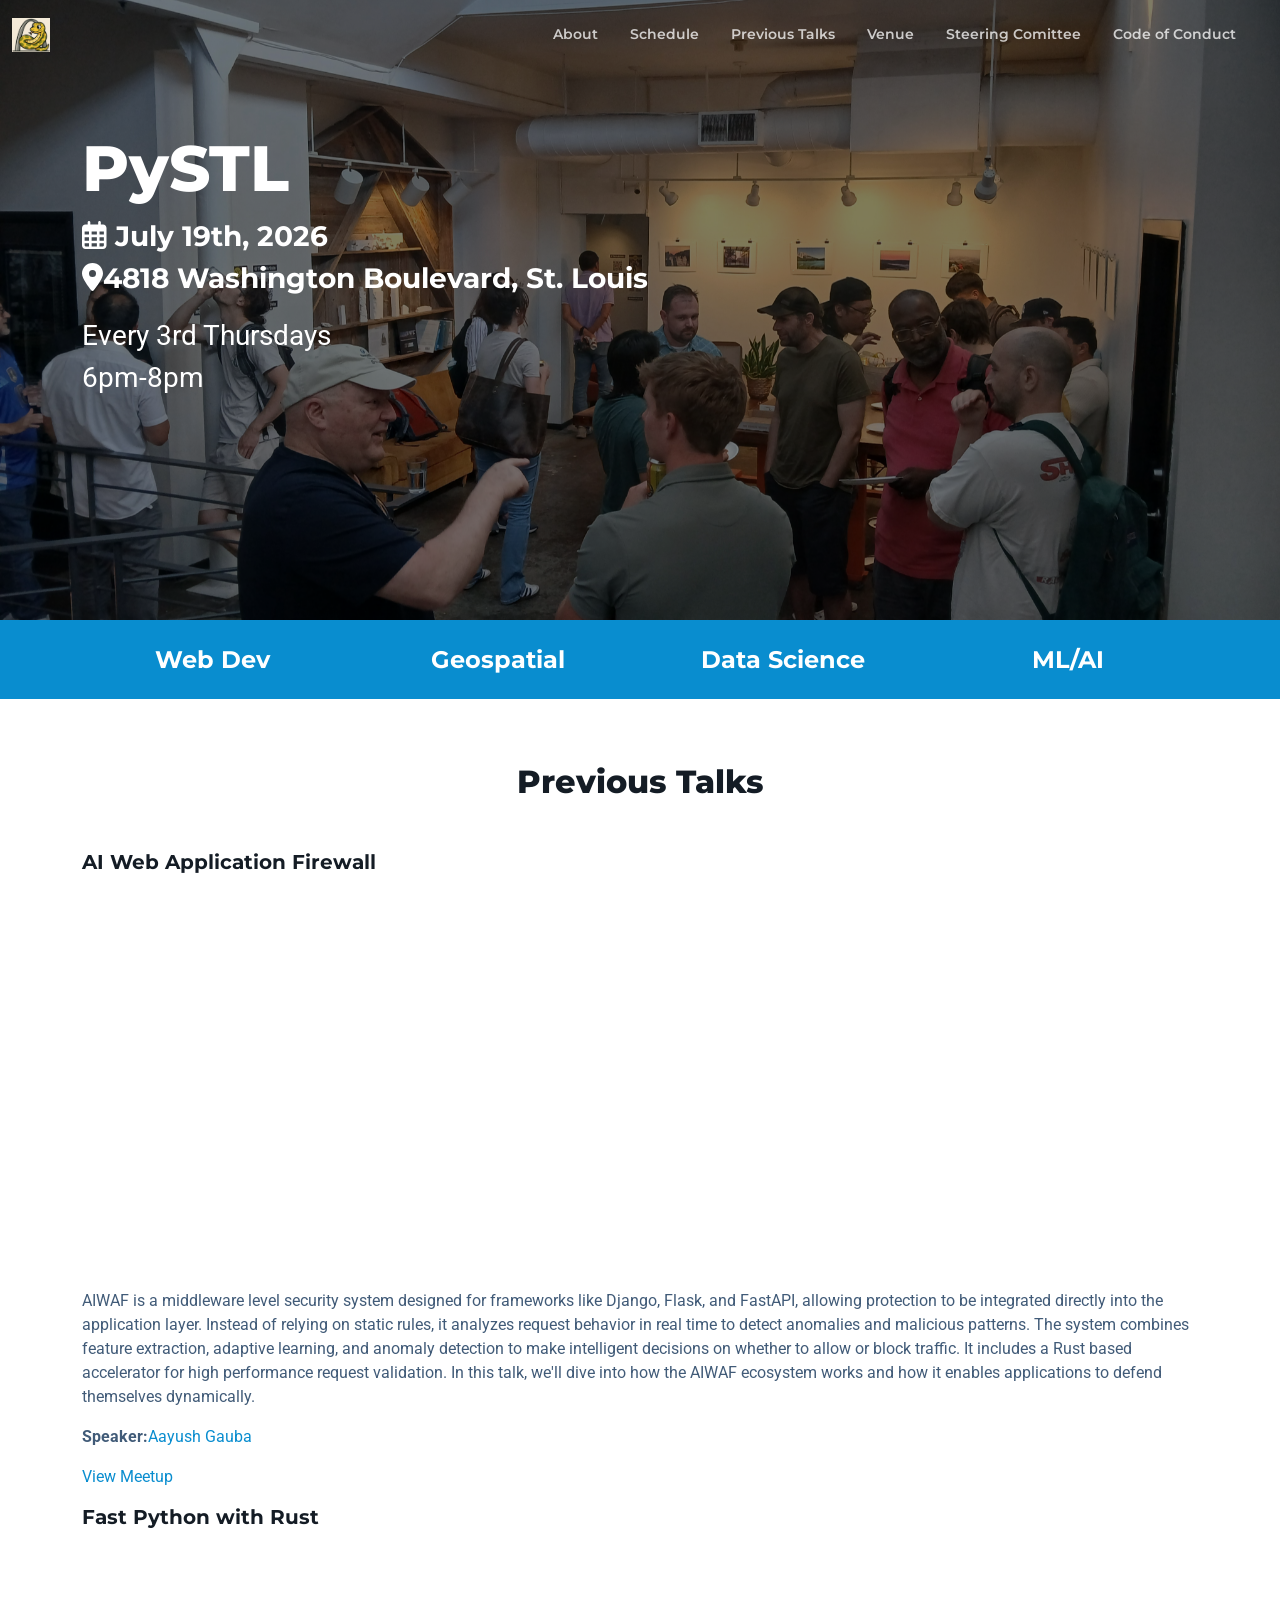
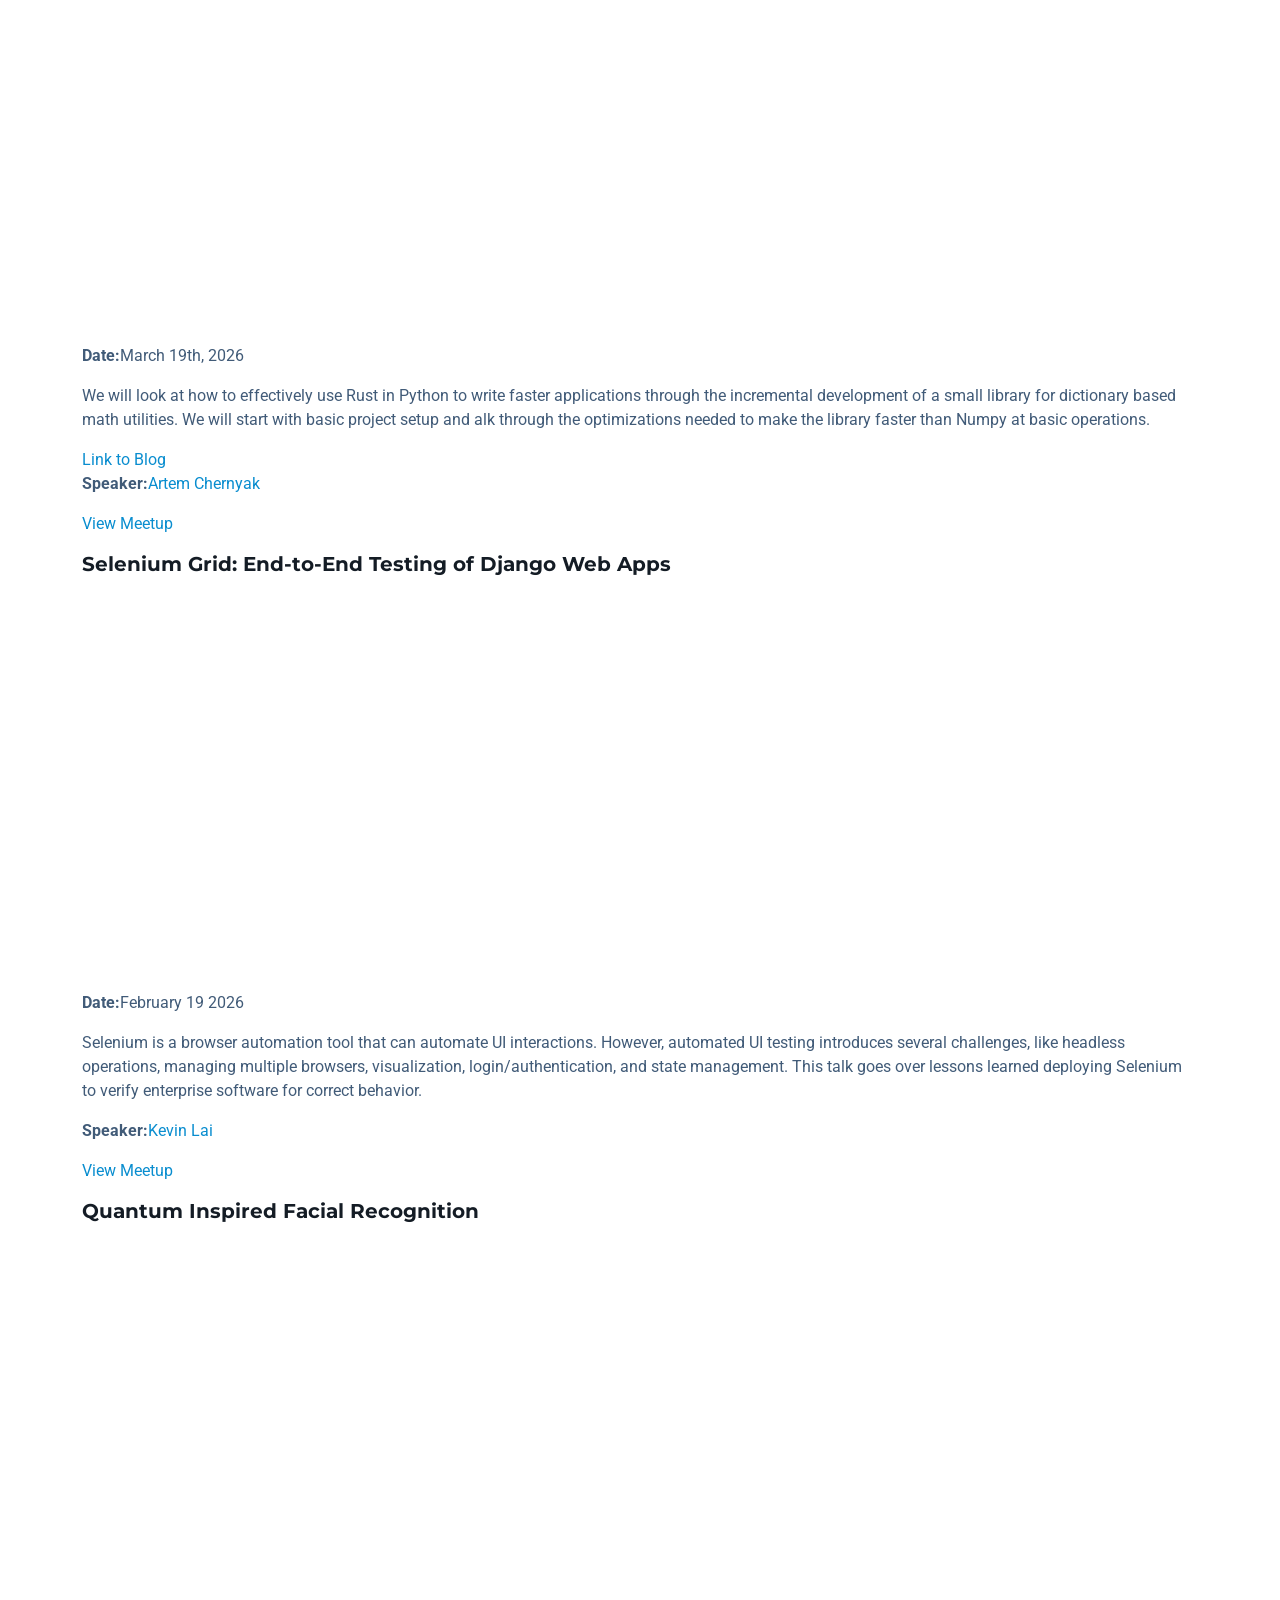
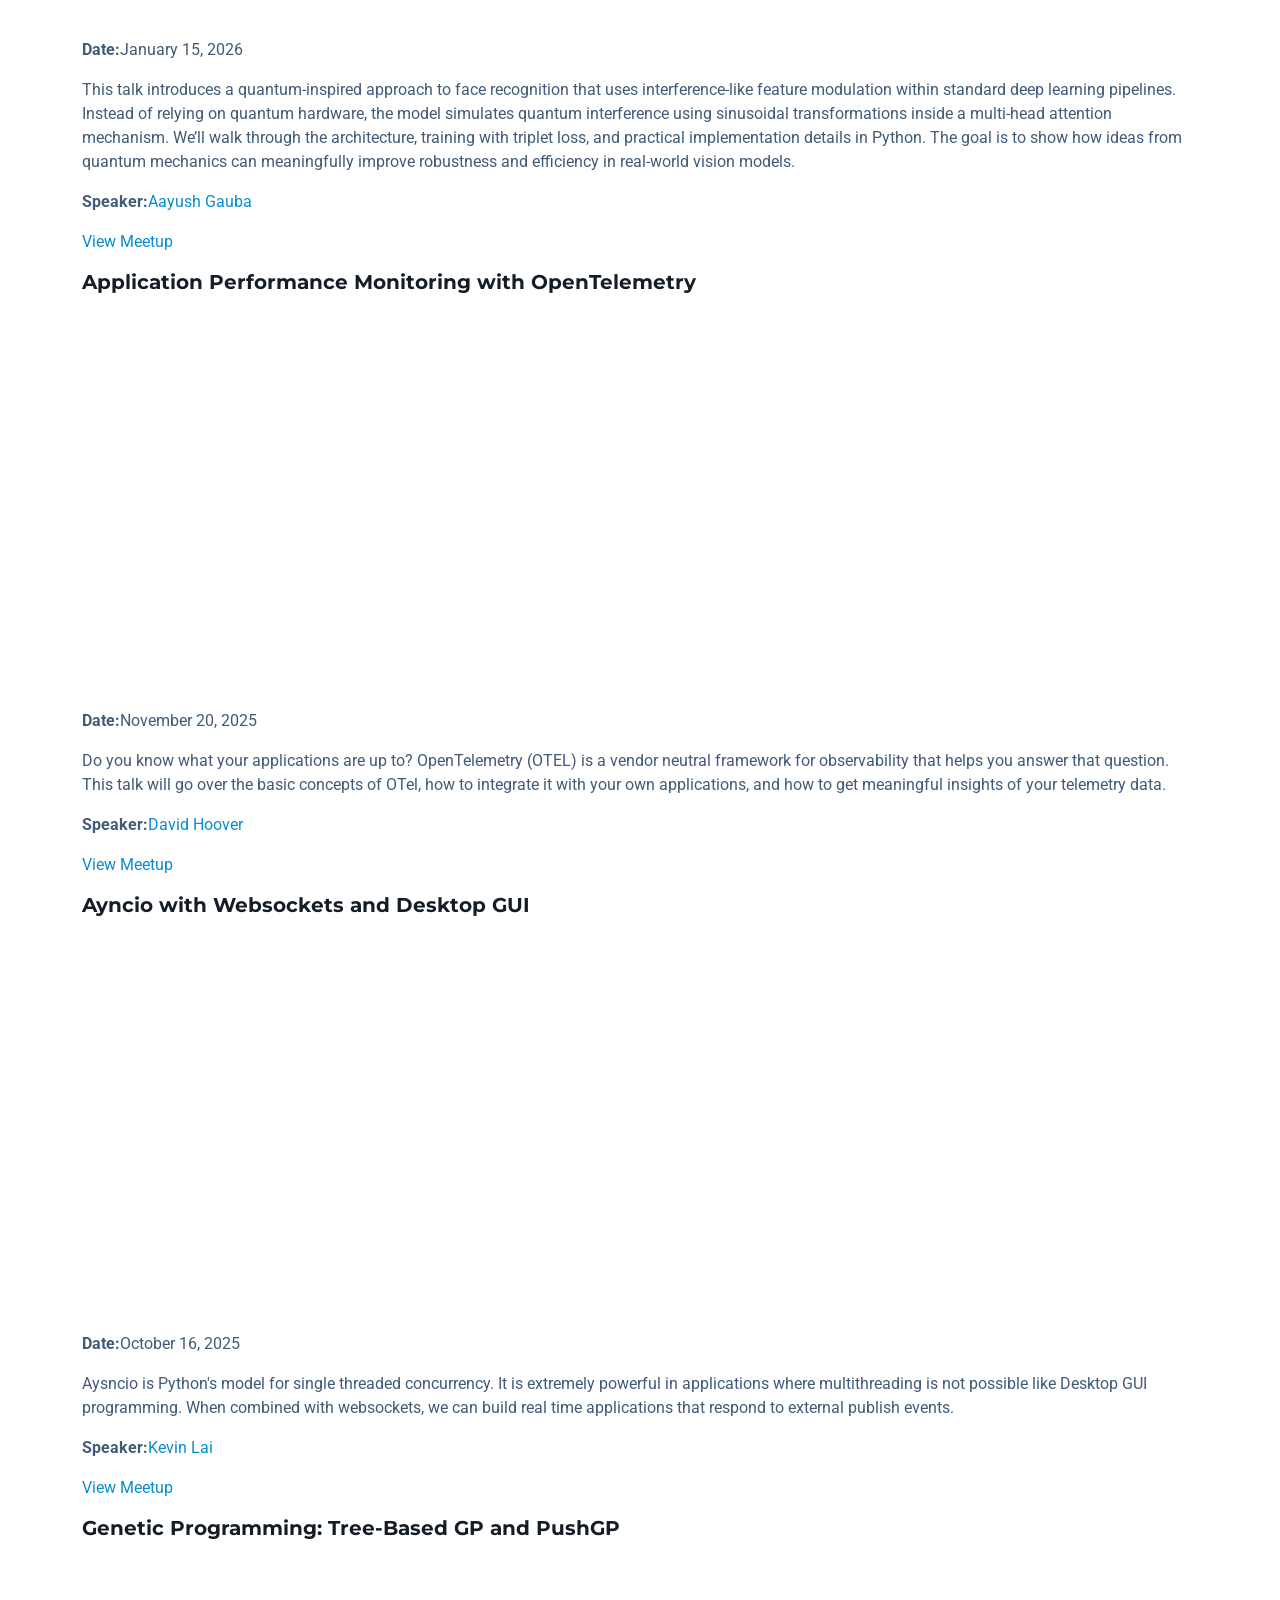
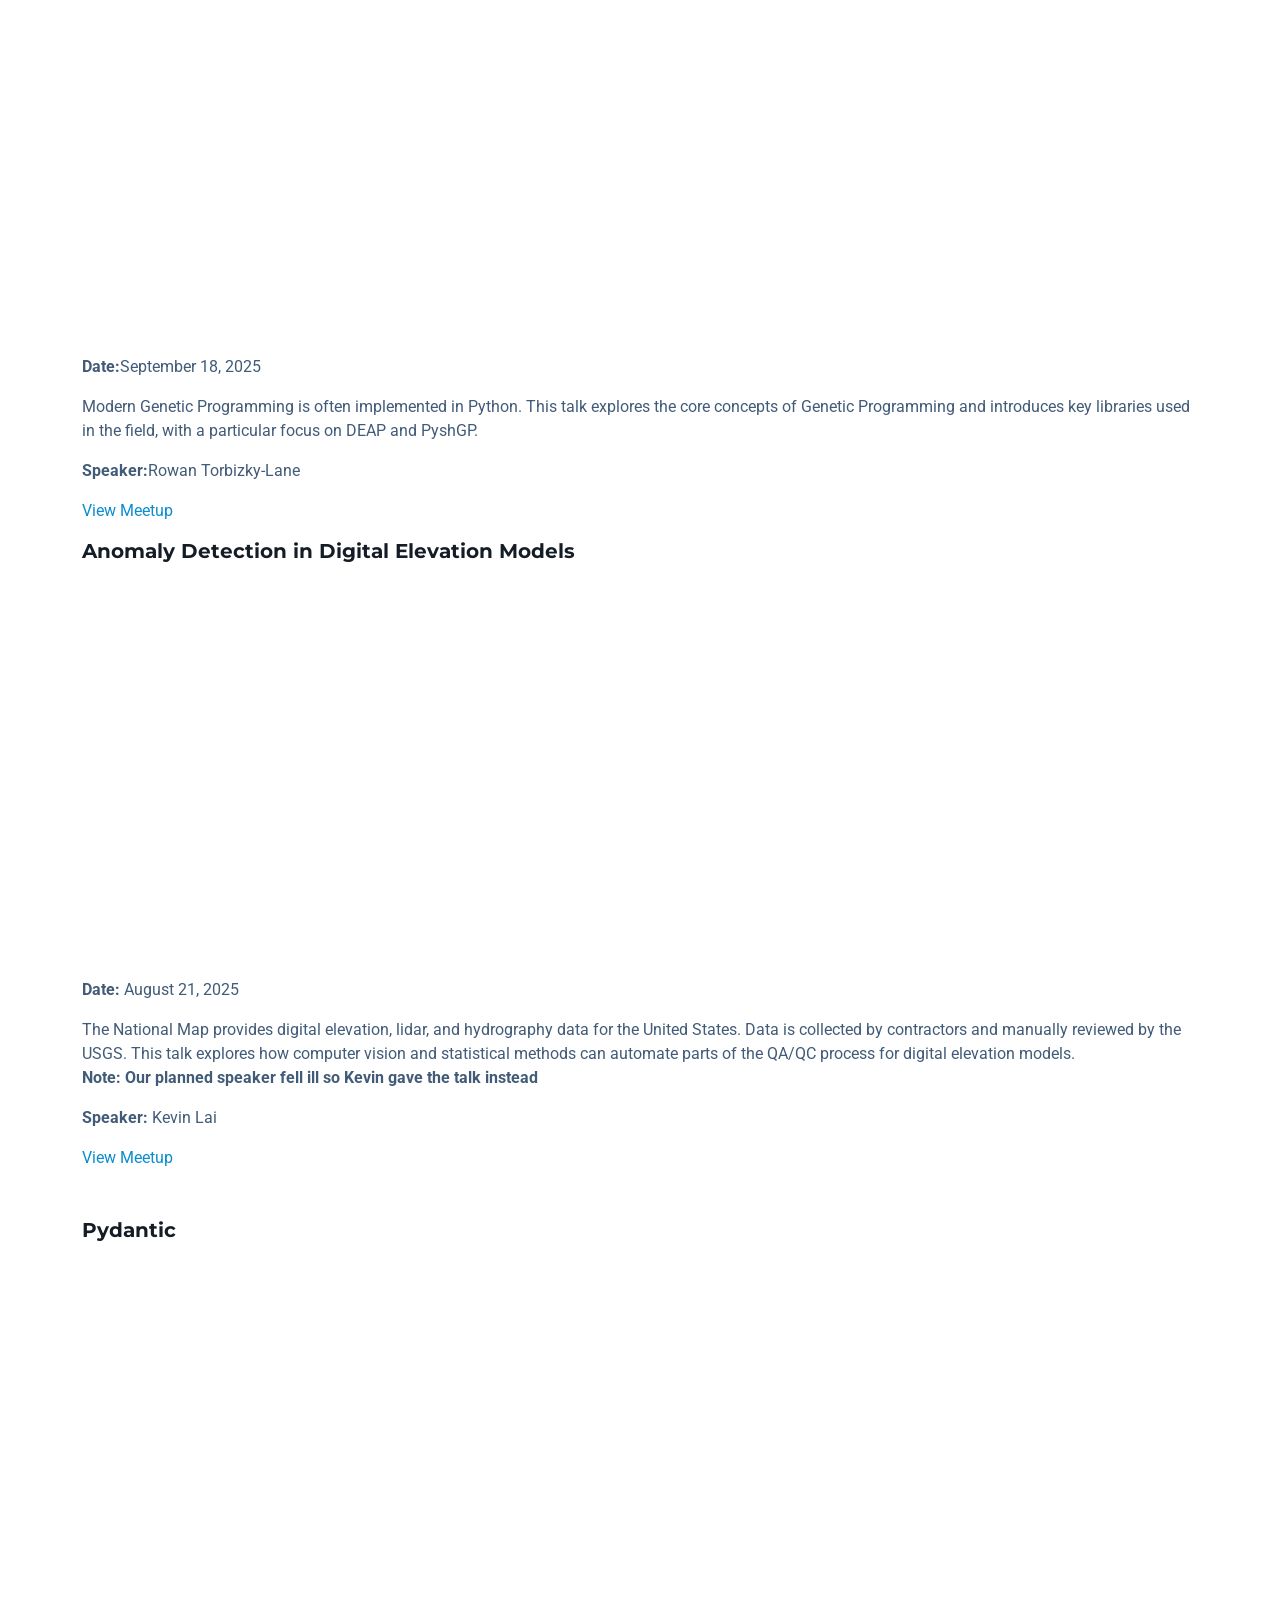
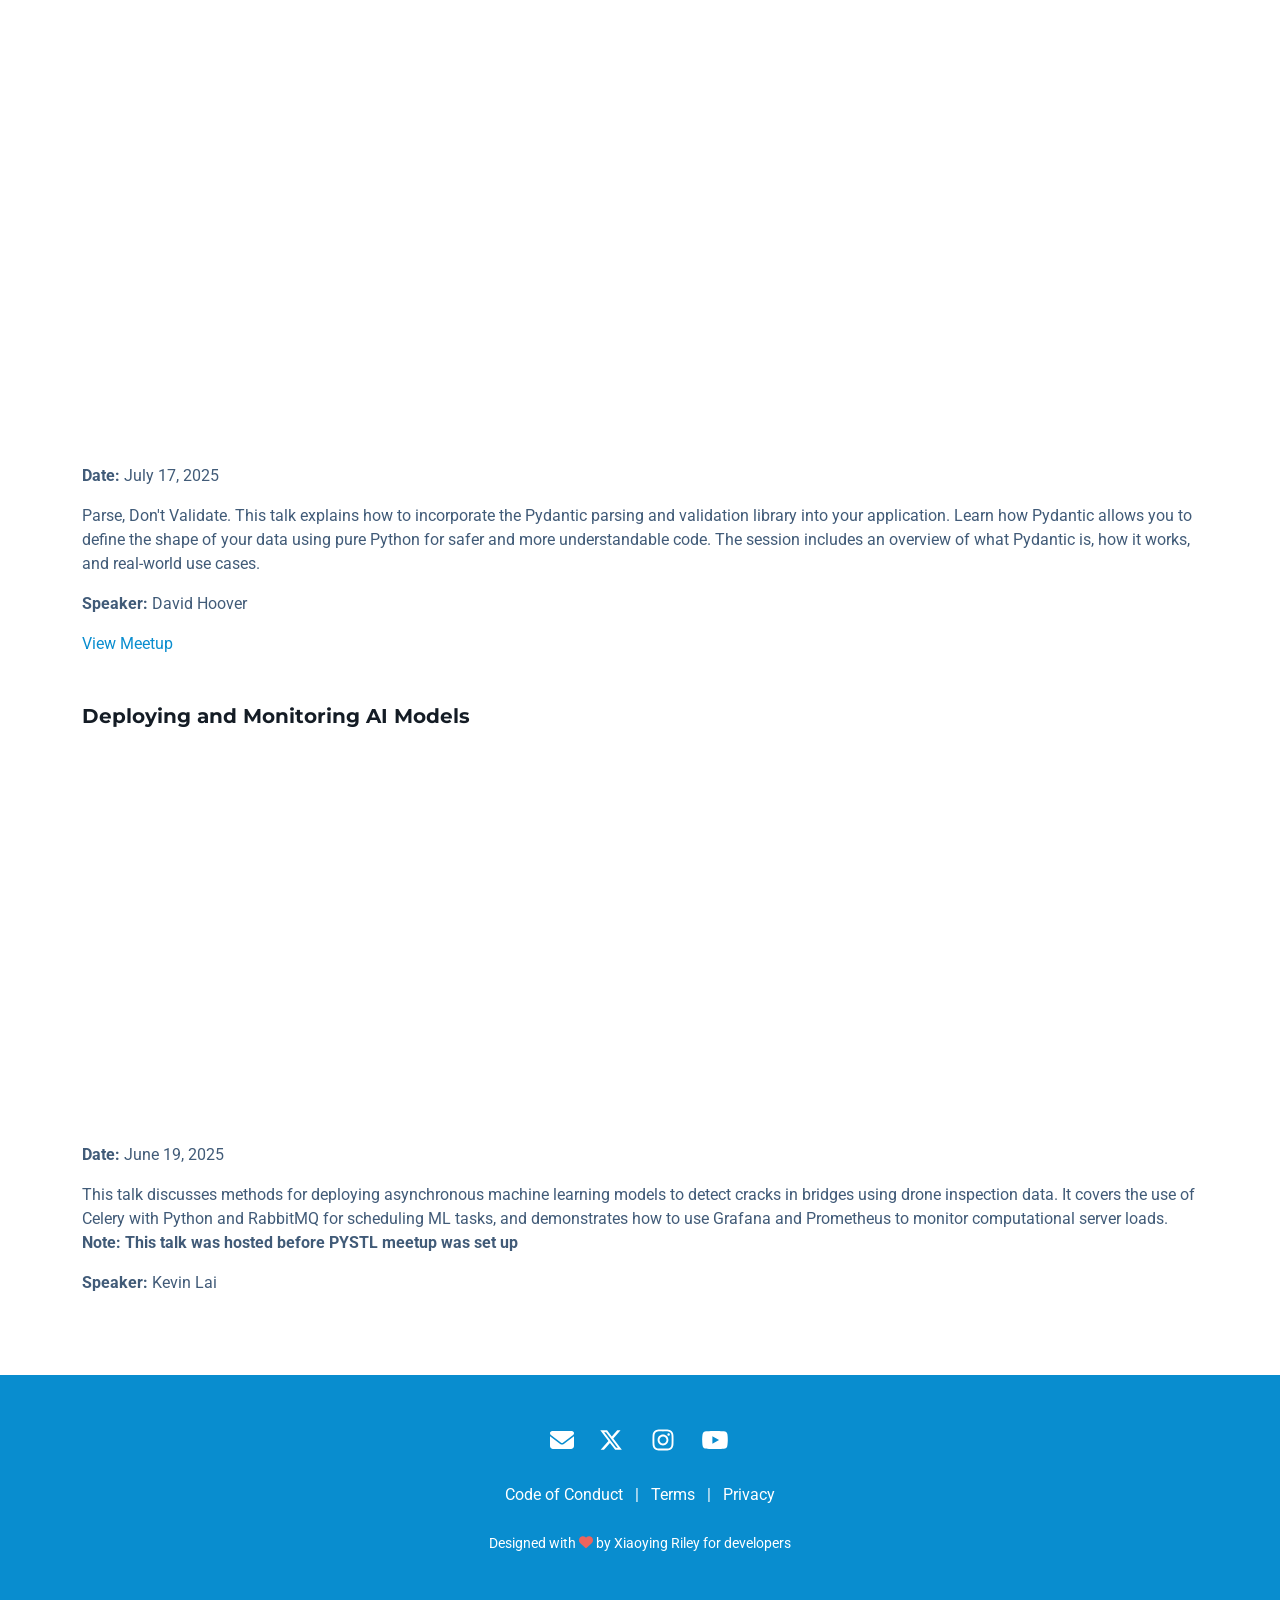
<file: previous-talks.html>
<!DOCTYPE html>
<html lang="en">

<head>
	<title>PySTL - Python Developer Meetup in St. Louis</title>

	<!-- Meta -->
	<meta charset="utf-8">
	<meta http-equiv="X-UA-Compatible" content="IE=edge">
	<meta name="viewport" content="width=device-width, initial-scale=1.0">
	<meta name="description" content="A meetup for Python Developers">
	<meta name="author" content="Kevin Lai">
	<link rel="shortcut icon" href="favicon.png">

	<!-- Google Font -->
	<link href="https://fonts.googleapis.com/css?family=Montserrat:600,700,800|Roboto:300,400,700&display=swap"
		rel="stylesheet">

	<!-- FontAwesome JS-->
	<script defer src="assets/fontawesome/js/all.min.js"></script>

	<!-- Theme CSS -->
	<link id="theme-style" rel="stylesheet" href="assets/css/theme.css">
	<style>
		iframe {
			width: 100%;
			height: 400px;
			max-height: 800px;
		}
		</style>


</head>

<body>
	<header id="header" class="header fixed-top">
		<div class="branding">
			<div class="container-fluid">
				<nav class="main-nav navbar navbar-expand-lg">
					<div class="site-logo"><a class="scrollto" href="#hero-block"><img class="logo-icon"
								src="favicon.png" alt="logo"></a></div>

					<!--<div class="navbar-btn order-lg-2"><a class="btn btn-secondary" href="https://themes.3rdwavemedia.com/bootstrap-templates/startup/devconf-free-bootstrap-4-conference-template-for-tech-conferences-and-events/" target="_blank">Tickets</a></div>-->

					<button class="navbar-toggler" type="button" data-bs-toggle="collapse" data-bs-target="#navigation"
						aria-controls="navigation" aria-expanded="false" aria-label="Toggle navigation">
						<span class="navbar-toggler-icon"></span>
					</button>

					<div id="navigation" class="navbar-collapse collapse  justify-content-lg-end me-lg-3">
						<ul class="nav navbar-nav">
							<li class="nav-item"><a class="nav-link" href=	"./index.html#about-section">About</a></li>
							<li class="nav-item"><a class="nav-link" href="./index.html#schedule-section">Schedule</a></li>
							<li class="nav-item"><a class="nav-link" href="./previous-talks.html">Previous Talks</a></li>
							<li class="nav-item"><a class="nav-link" href="./index.html#venue-section">Venue</a></li>
							<li class="nav-item"><a class="nav-link"
									href="#steering-committee-section">Steering Comittee</a></li>
							<li class="nav-item"><a class="nav-link" href="./code-of-conduct.html">Code of Conduct</a></li>
						</ul><!--//nav-->
					</div><!--//navabr-collapse-->

				</nav><!--//main-nav-->

			</div><!--//container-->
		</div><!--//branding-->
	</header><!--//header-->

	<div id="hero-block" class="hero-block">
		<div id="hero-carousel" class="hero-carousel carousel slide carousel-fade" data-ride="carousel">
			<div class="carousel-inner">
				<div class="carousel-item-1 carousel-item active">
				</div>
				<div class="carousel-item-2 carousel-item">
				</div>
				<div class="carousel-item-3 carousel-item">
				</div>
			</div>
		</div>
		<script>
			document.addEventListener("DOMContentLoaded", function () {
				function updateActiveCarouselItem() {
					var carouselItem1 = document.querySelector('#hero-carousel .carousel-item-1');
					var carouselItem2 = document.querySelector('#hero-carousel .carousel-item-2');
					var carouselItem3 = document.querySelector('#hero-carousel .carousel-item-3');

					if (window.innerWidth <= 767) {
						// On mobile, set item 2 as active and hide others
						carouselItem1.classList.remove('active');
						carouselItem2.classList.add('active');
						carouselItem3.classList.remove('active');
					} else {
						// On larger screens, set item 1 as active
						carouselItem1.classList.add('active');
						carouselItem2.classList.remove('active');
						carouselItem3.classList.remove('active');
					}
				}

				// Initialize the active item on page load
				updateActiveCarouselItem();

				// Update active item when the window is resized
				window.addEventListener('resize', function () {
					updateActiveCarouselItem();
				});
			});
		</script>
		<div class="hero-block-mask"></div>
		<div class="container">
			<div class="hero-text-block">
				<h1 class="hero-heading mb-2">PySTL</h1>
				<div class="hero-meta mb-3"><i class="far fa-calendar-alt me-2"></i>July 19th, 2026<br /><i
						class="fas fa-map-marker-alt"></i><a style="color: white;" href="https://www.google.com/maps?q=911+Washington+Ave,+St.+Louis" target="_blank">4818 Washington Boulevard, St. Louis</a></div>
				<div class="hero-intro mb-4">Every 3rd Thursdays<br>6pm-8pm</div>
				<!-- <div class="hero-cta"><a class="btn btn-primary btn-lg" href="https://themes.3rdwavemedia.com/bootstrap-templates/startup/devconf-free-bootstrap-4-conference-template-for-tech-conferences-and-events/" target="_blank">Get Tickets</a></div> -->

			</div><!--//hero-text-block-->
		</div><!--//container-->

	</div><!--//hero-block-->

	<div class="stats-block theme-bg-primary text-white py-4 text-center">
		<div class="container">
			<div class="row">
				<div class="col-6 col-md-3 text-sm">
					<div class="item">
						<div class="number" style="font-size:x-large">Web Dev</div>
					</div><!--//item-->
				</div><!--//col-->
				<div class="col-6 col-md-3">
					<div class="item">
						<div class="number" style="font-size:x-large">Geospatial</div>
					</div><!--//item-->
				</div><!--//col-->
				<div class="col-6 col-md-3">
					<div class="item">
						<div class="number" style="font-size:x-large">Data Science</div>
					</div><!--//item-->
				</div><!--//col-->
				<div class="col-6 col-md-3">
					<div class="item">
						<div class="number" style="font-size:x-large">ML/AI</div>
					</div><!--//item-->
				</div><!--//col-->
			</div>
		</div><!--//container-->
	</div><!--//stats-block-->


<section id="schedule-section" class="schedule-section section">
    <div class="container">
        <h3 class="section-heading text-center mb-5">Previous Talks</h3>
		<div class="talk">
            <h5 class="talk-title">AI Web Application Firewall</h5>
			<iframe width="100%" src="https://www.youtube.com/embed/LaWYiQnx000" title="PySTL April 2026 - AI Web Application Firewall" frameborder="0" allow="accelerometer; autoplay; clipboard-write; encrypted-media; gyroscope; picture-in-picture; web-share" referrerpolicy="strict-origin-when-cross-origin" allowfullscreen></iframe>
			<p class="talk-description">
				AIWAF is a middleware level security system designed for frameworks like Django, Flask, and FastAPI, allowing protection to be integrated directly into the application layer. Instead of relying on static rules, it analyzes request behavior in real time to detect anomalies and malicious patterns. The system combines feature extraction, adaptive learning, and anomaly detection to make intelligent decisions on whether to allow or block traffic. It includes a Rust based accelerator for high performance request validation. In this talk, we'll dive into how the AIWAF ecosystem works and how it enables applications to defend themselves dynamically.
			</p>
            <p class="talk-speaker"><strong>Speaker:</strong><a href="https://www.linkedin.com/in/aayush-gauba-4b1223161/">Aayush Gauba</a></p>
            <p><a href="https://www.meetup.com/python-stlouis/events/314009468/" target="_blank">View Meetup</a></p>
        </div>
		
		<div class="talk">
            <h5 class="talk-title">Fast Python with Rust</h5>
			<iframe width="100%" src="https://www.youtube.com/embed/HUaT-Vhscfo" title="PySTL March 2026 - Fast Python with Rust" frameborder="0" allow="accelerometer; autoplay; clipboard-write; encrypted-media; gyroscope; picture-in-picture; web-share" referrerpolicy="strict-origin-when-cross-origin" allowfullscreen></iframe>			<p class="talk-date"><strong>Date:</strong>March 19th, 2026</p>
            <p class="talk-description">
               We will look at how to effectively use Rust in Python to write faster applications through the incremental development of a small library for dictionary based math utilities. We will start with basic project setup and alk through the optimizations needed to make the library faster than Numpy at basic operations.
			</p>
			<a href="https://hackeryarn.com/post/fast-python-with-rust/">Link to Blog</a>
            <p class="talk-speaker"><strong>Speaker:</strong><a href="https://www.linkedin.com/in/achernyak/">Artem Chernyak</a></p>
            <p><a href="https://www.meetup.com/python-stlouis/events/313705609/" target="_blank">View Meetup</a></p>
        </div>
		
		<div class="talk">
            <h5 class="talk-title">Selenium Grid: End-to-End Testing of Django Web Apps</h5>
			<iframe src="https://www.youtube.com/embed/w7UYHOrHkoQ" title="PySTL #8 - Selenium Grid: End to End Testing of Django Web Apps" frameborder="0" allow="accelerometer; autoplay; clipboard-write; encrypted-media; gyroscope; picture-in-picture; web-share" referrerpolicy="strict-origin-when-cross-origin" allowfullscreen></iframe>			<p class="talk-date"><strong>Date:</strong>February 19 2026</p>
            <p class="talk-description">
               Selenium is a browser automation tool that can automate UI interactions. However, automated UI testing introduces several challenges, like headless operations, managing multiple browsers, visualization, login/authentication, and state management.
				This talk goes over lessons learned deploying Selenium to verify enterprise software for correct behavior. 
			</p>
            <p class="talk-speaker"><strong>Speaker:</strong><a href="https://www.linkedin.com/in/kevinlai31/">Kevin Lai</a></p>
            <p><a href="https://www.meetup.com/python-stlouis/events/313204712/" target="_blank">View Meetup</a></p>
        </div>

		<div class="talk">
            <h5 class="talk-title">Quantum Inspired Facial Recognition</h5>
			<iframe src="https://www.youtube.com/embed/pwtCHo6gpqc" title="PySTL #7 - Quantum Inspired Facial Recognition" frameborder="0" allow="accelerometer; autoplay; clipboard-write; encrypted-media; gyroscope; picture-in-picture; web-share" referrerpolicy="strict-origin-when-cross-origin" allowfullscreen></iframe>			<p class="talk-date"><strong>Date:</strong>January 15, 2026</p>
            <p class="talk-description">
              This talk introduces a quantum-inspired approach to face recognition that uses interference-like feature modulation within standard deep learning pipelines. Instead of relying on quantum hardware, the model simulates quantum interference using sinusoidal transformations inside a multi-head attention mechanism. We’ll walk through the architecture, training with triplet loss, and practical implementation details in Python. The goal is to show how ideas from quantum mechanics can meaningfully improve robustness and efficiency in real-world vision models.
			</p>
            <p class="talk-speaker"><strong>Speaker:</strong><a href="https://www.linkedin.com/in/aayush-gauba-4b1223161/">Aayush Gauba</a></p>
            <p><a href="https://www.meetup.com/python-stlouis/events/312616938/" target="_blank">View Meetup</a></p>
        </div>

		
		<div class="talk">
            <h5 class="talk-title">Application Performance Monitoring with OpenTelemetry</h5>
			<iframe width="100%" height="1024" src="https://www.youtube.com/embed/uNBRiUL5BTM" title="PySTL #6 Open Telemetry" frameborder="0" allow="accelerometer; autoplay; clipboard-write; encrypted-media; gyroscope; picture-in-picture; web-share" referrerpolicy="strict-origin-when-cross-origin" allowfullscreen></iframe>			<p class="talk-date"><strong>Date:</strong>November 20, 2025</p>
            <p class="talk-description">
            	Do you know what your applications are up to? OpenTelemetry (OTEL) is a vendor neutral framework for observability that helps you answer that question. This talk will go over the basic concepts of OTel, how to integrate it with your own applications, and how to get meaningful insights of your telemetry data.
			</p>
            <p class="talk-speaker"><strong>Speaker:</strong><a href="https://www.linkedin.com/in/david-hoover-00b7ba52/">David Hoover</a></p>
            <p><a href="https://www.meetup.com/python-stlouis/events/311936925/" target="_blank">View Meetup</a></p>
        </div>
		
				
		<div class="talk">
            <h5 class="talk-title">Ayncio with Websockets and Desktop GUI</h5>
   			<iframe width="100%" src="" title="Fast Python with Rust" frameborder="0" allow="accelerometer; autoplay; clipboard-write; encrypted-media; gyroscope; picture-in-picture; web-share" referrerpolicy="strict-origin-when-cross-origin" allowfullscreen></iframe>  
			<p class="talk-date"><strong>Date:</strong>October 16, 2025</p>
            <p class="talk-description">
				Aysncio is Python's model for single threaded concurrency. It is extremely powerful in applications where multithreading is not possible like Desktop GUI programming. When combined with websockets, we can build real time applications that respond to external publish events.			</p>
            <p class="talk-speaker"><strong>Speaker:</strong><a href="https://www.linkedin.com/in/kevinlai31/">Kevin Lai</a></p>
            <p><a href="https://www.meetup.com/python-stlouis/events/311271894/" target="_blank">View Meetup</a></p>
        </div>

		<div class="talk">
            <h5 class="talk-title">Genetic Programming: Tree-Based GP and PushGP</h5>
   			<iframe width="100%" src="https://www.youtube.com/embed/ZzYi_j2IYuY" title="PySTL #4 - Genetic Programming" frameborder="0" allow="accelerometer; autoplay; clipboard-write; encrypted-media; gyroscope; picture-in-picture; web-share" referrerpolicy="strict-origin-when-cross-origin" allowfullscreen></iframe>  
			<p class="talk-date"><strong>Date:</strong>September 18, 2025</p>
            <p class="talk-description">
               Modern Genetic Programming is often implemented in Python. This talk explores the core concepts of Genetic Programming and introduces key libraries used in the field, with a particular focus on DEAP and PyshGP.
			</p>
            <p class="talk-speaker"><strong>Speaker:</strong>Rowan Torbizky-Lane</p>
            <p><a href="https://www.meetup.com/meetup-group-wloqgdon/events/310785036/?eventOrigin=group_past_events" target="_blank">View Meetup</a></p>
        </div>

        <div class="talk">
            <h5 class="talk-title">Anomaly Detection in Digital Elevation Models</h5>
   			<iframe src="https://drive.google.com/file/d/1MRaseHUQFCahCtS8PnlIdzgazmygJpe4/preview" width="100%" allow="autoplay"></iframe>            
			<p class="talk-date"><strong>Date:</strong> August 21, 2025</p>
            <p class="talk-description">
                The National Map provides digital elevation, lidar, and hydrography data for the United States. Data is collected by contractors and manually reviewed by the USGS.
                This talk explores how computer vision and statistical methods can automate parts of the QA/QC process for digital elevation models.
            
			<br><b>Note: Our planned speaker fell ill so Kevin gave the talk instead</b>
			</p>
            <p class="talk-speaker"><strong>Speaker:</strong> Kevin Lai</p>
            <p><a href="https://www.meetup.com/meetup-group-wloqgdon/events/310271149/?eventOrigin=group_events_list" target="_blank">View Meetup</a></p>
        </div>

        <div class="talk mt-5">
            <h5 class="talk-title">Pydantic</h5>
			<iframe width="100%" src="https://www.youtube.com/embed/W3CvklHCgIo" title="PySTL #2 - Pydantic Pt. 1" frameborder="0" allow="accelerometer; autoplay; clipboard-write; encrypted-media; gyroscope; picture-in-picture; web-share" referrerpolicy="strict-origin-when-cross-origin" allowfullscreen></iframe>
			<iframe width="100%" src="https://www.youtube.com/embed/lTDjzOPI75k" title="PySTL #2 - Pydantic Pt. 2" frameborder="0" allow="accelerometer; autoplay; clipboard-write; encrypted-media; gyroscope; picture-in-picture; web-share" referrerpolicy="strict-origin-when-cross-origin" allowfullscreen></iframe>
            <p class="talk-date"><strong>Date:</strong> July 17, 2025</p>
            <p class="talk-description">
                Parse, Don't Validate. This talk explains how to incorporate the Pydantic parsing and validation library into your application.
                Learn how Pydantic allows you to define the shape of your data using pure Python for safer and more understandable code. The session includes an overview of what Pydantic is, how it works, and real-world use cases.
            </p>
            <p class="talk-speaker"><strong>Speaker:</strong> David Hoover</p>
            <p><a href="https://www.meetup.com/meetup-group-wloqgdon/events/308714048/?eventOrigin=group_events_list" target="_blank">View Meetup</a></p>
        </div>

        <div class="talk mt-5">
            <h5 class="talk-title">Deploying and Monitoring AI Models</h5>
            <iframe src="https://drive.google.com/file/d/193Xg2j_g2vtFQfpjP5sXV4KvHpEyq_qU/preview" width="100%" allow="autoplay"></iframe>
            <p class="talk-date"><strong>Date:</strong> June 19, 2025</p>
            <p class="talk-description">
                This talk discusses methods for deploying asynchronous machine learning models to detect cracks in bridges using drone inspection data.
                It covers the use of Celery with Python and RabbitMQ for scheduling ML tasks, and demonstrates how to use Grafana and Prometheus to monitor computational server loads.
            <br><b>Note: This talk was hosted before PYSTL meetup was set up</b>
			</p>
            <p class="talk-speaker"><strong>Speaker:</strong> Kevin Lai</p>
        </div>
    </div>
</section>

	<footer class="footer py-5 theme-bg-primary">
		<div class="container text-center">

			<ul class="social-list list-inline mb-4">
				<li class="list-inline-item me-3"><a href="#"><i class="fas fa-envelope"></i></a></li>
				<li class="list-inline-item me-3"><a href="#"><i class="fa-brands fa-x-twitter fa-fw"></i></a></li>
				<li class="list-inline-item me-3"><a href="#"><i class="fa-brands fa-instagram fa-fw"></i></a></li>
				<li class="list-inline-item me-0"><a href="#"><i class="fa-brands fa-youtube fa-fw"></i></a></li>
			</ul><!--//social-list-->


			<ul class="footer-links list-inline mx-auto mb-4">
				<li class="list-inline-item"><a href="./code-of-conduct.html">Code of Conduct</a></li>
				<li class="list-inline-item">|</li>
				<li class="list-inline-item"><a href="#">Terms</a></li>
				<li class="list-inline-item">|</li>
				<li class="list-inline-item me-0"><a href="#">Privacy</a></li>
			</ul><!--//footer-link-->

			<!--/* This template is free as long as you keep the footer attribution link. If you'd like to use the template without the attribution link, you can buy the commercial license via our website: themes.3rdwavemedia.com Thank you for your support. :) */-->
			<small class="copyright">Designed with <i class="fas fa-heart" style="color: #EC645E;"></i> by <a
					href="http://themes.3rdwavemedia.com" target="_blank">Xiaoying Riley</a> for developers</small>

		</div><!--//container-->
	</footer>

	<!-- Modal Speaker -->
	<div class="modal modal-speaker modal-speaker-1" id="modal-speaker-1" tabindex="-1" role="dialog"
		aria-labelledby="speaker-1-ModalLabel" aria-hidden="true">
		<div class="modal-dialog">
			<div class="modal-content">
				<div class="modal-header">
					<button type="button" class="btn-close" data-bs-dismiss="modal" aria-hidden="true">&times;</button>
					<h4 id="speaker-1-ModalLabel" class="modal-title sr-only">David Hoover</h4>
				</div>
				<div class="modal-body p-0">
					<div class="theme-bg-light p-5">
						<div class="row">
							<div class="col-12 col-md-auto text-center">
								<img class="profile-image mb-3 mb-md-0 me-md-4 rounded-circle mx-auto"
									src="assets/images/speakers/ScottAnderson.jpg" alt="" />
							</div>
							<div class="col text-center text-md-start mx-auto">
								<h2 class="name mb-2">Scott Anderson</h2>
								<div class="meta">Principle Data Engineer</div>
								<div class="meta mb-2">Slalom</div>
								<ul class="social-list list-inline mb-0">
									<li class="list-inline-item"><a
											href="https://www.linkedin.com/in/scott-anderson-cfa/"><i
												class="fa-brands fa-linkedin-in fa-fw"></i></a></li>
								</ul><!--//social-list-->
							</div><!--//col-->
						</div><!--//row-->
					</div>
					<div class="desc p-4 p-lg-5">
					</div>
				</div><!--//modal-body-->
			</div><!--//modal-content-->
		</div><!--//modal-dialog-->
	</div><!--//modal-->

	<!-- Javascript -->
	<script src="assets/plugins/popper.min.js"></script>
	<script src="assets/plugins/bootstrap/js/bootstrap.min.js"></script>
	<script src="assets/plugins/smoothscroll.min.js"></script>
	<script src="assets/plugins/gumshoe/gumshoe.polyfills.min.js"></script>
	<script src="assets/js/main.js"></script>
	<script>

	</script>
</body>
</html>
</file>
<file: assets/css/theme.css>
@charset "UTF-8";
/*************************** Theme Colours****************************/
/*************************** Variables Section. *****************************/
/* Override BS5 sass color */
/*************************** Import Bootstrap  *****************************/
/*!
 * Bootstrap  v5.3.3 (https://getbootstrap.com/)
 * Copyright 2011-2024 The Bootstrap Authors
 * Licensed under MIT (https://github.com/twbs/bootstrap/blob/main/LICENSE)
 */
:root,
[data-bs-theme=light] {
  --bs-blue: #0d6efd;
  --bs-indigo: #6610f2;
  --bs-purple: #6f42c1;
  --bs-pink: #d63384;
  --bs-red: #dc3545;
  --bs-orange: #fd7e14;
  --bs-yellow: #ffc107;
  --bs-green: #198754;
  --bs-teal: #20c997;
  --bs-cyan: #0dcaf0;
  --bs-black: #000;
  --bs-white: #fff;
  --bs-gray: rgb(143.0263157895, 167.2368421053, 194.4736842105);
  --bs-gray-dark: rgb(82.6315789474, 115.6842105263, 152.8684210526);
  --bs-gray-100: white;
  --bs-gray-200: rgb(225.7894736842, 232.1052631579, 239.2105263158);
  --bs-gray-300: rgb(209.2368421053, 219.1315789474, 230.2631578947);
  --bs-gray-400: rgb(192.6842105263, 206.1578947368, 221.3157894737);
  --bs-gray-500: rgb(176.1315789474, 193.1842105263, 212.3684210526);
  --bs-gray-600: rgb(143.0263157895, 167.2368421053, 194.4736842105);
  --bs-gray-700: rgb(109.9210526316, 141.2894736842, 176.5789473684);
  --bs-gray-800: rgb(82.6315789474, 115.6842105263, 152.8684210526);
  --bs-gray-900: #141c25;
  --bs-primary: #098dcf;
  --bs-secondary: rgb(64.7368421053, 90.6315789474, 119.7631578947);
  --bs-success: #198754;
  --bs-info: #0dcaf0;
  --bs-warning: #ffc107;
  --bs-danger: #dc3545;
  --bs-light: white;
  --bs-dark: #141c25;
  --bs-primary-rgb: 9, 141, 207;
  --bs-secondary-rgb: 65, 91, 120;
  --bs-success-rgb: 25, 135, 84;
  --bs-info-rgb: 13, 202, 240;
  --bs-warning-rgb: 255, 193, 7;
  --bs-danger-rgb: 220, 53, 69;
  --bs-light-rgb: 255, 255, 255;
  --bs-dark-rgb: 20, 28, 37;
  --bs-primary-text-emphasis: rgb(3.6, 56.4, 82.8);
  --bs-secondary-text-emphasis: rgb(25.8947368421, 36.2526315789, 47.9052631579);
  --bs-success-text-emphasis: rgb(10, 54, 33.6);
  --bs-info-text-emphasis: rgb(5.2, 80.8, 96);
  --bs-warning-text-emphasis: rgb(102, 77.2, 2.8);
  --bs-danger-text-emphasis: rgb(88, 21.2, 27.6);
  --bs-light-text-emphasis: rgb(109.9210526316, 141.2894736842, 176.5789473684);
  --bs-dark-text-emphasis: rgb(109.9210526316, 141.2894736842, 176.5789473684);
  --bs-primary-bg-subtle: rgb(205.8, 232.2, 245.4);
  --bs-secondary-bg-subtle: rgb(216.9473684211, 222.1263157895, 227.9526315789);
  --bs-success-bg-subtle: rgb(209, 231, 220.8);
  --bs-info-bg-subtle: rgb(206.6, 244.4, 252);
  --bs-warning-bg-subtle: rgb(255, 242.6, 205.4);
  --bs-danger-bg-subtle: rgb(248, 214.6, 217.8);
  --bs-light-bg-subtle: white;
  --bs-dark-bg-subtle: rgb(192.6842105263, 206.1578947368, 221.3157894737);
  --bs-primary-border-subtle: rgb(156.6, 209.4, 235.8);
  --bs-secondary-border-subtle: rgb(178.8947368421, 189.2526315789, 200.9052631579);
  --bs-success-border-subtle: rgb(163, 207, 186.6);
  --bs-info-border-subtle: rgb(158.2, 233.8, 249);
  --bs-warning-border-subtle: rgb(255, 230.2, 155.8);
  --bs-danger-border-subtle: rgb(241, 174.2, 180.6);
  --bs-light-border-subtle: rgb(225.7894736842, 232.1052631579, 239.2105263158);
  --bs-dark-border-subtle: rgb(176.1315789474, 193.1842105263, 212.3684210526);
  --bs-white-rgb: 255, 255, 255;
  --bs-black-rgb: 0, 0, 0;
  --bs-font-sans-serif: system-ui, -apple-system, "Segoe UI", Roboto, "Helvetica Neue", "Noto Sans", "Liberation Sans", Arial, sans-serif, "Apple Color Emoji", "Segoe UI Emoji", "Segoe UI Symbol", "Noto Color Emoji";
  --bs-font-monospace: SFMono-Regular, Menlo, Monaco, Consolas, "Liberation Mono", "Courier New", monospace;
  --bs-gradient: linear-gradient(180deg, rgba(255, 255, 255, 0.15), rgba(255, 255, 255, 0));
  --bs-body-font-family: var(--bs-font-sans-serif);
  --bs-body-font-size: 1rem;
  --bs-body-font-weight: 400;
  --bs-body-line-height: 1.5;
  --bs-body-color: #141c25;
  --bs-body-color-rgb: 20, 28, 37;
  --bs-body-bg: #fff;
  --bs-body-bg-rgb: 255, 255, 255;
  --bs-emphasis-color: #000;
  --bs-emphasis-color-rgb: 0, 0, 0;
  --bs-secondary-color: rgba(20, 28, 37, 0.75);
  --bs-secondary-color-rgb: 20, 28, 37;
  --bs-secondary-bg: rgb(225.7894736842, 232.1052631579, 239.2105263158);
  --bs-secondary-bg-rgb: 226, 232, 239;
  --bs-tertiary-color: rgba(20, 28, 37, 0.5);
  --bs-tertiary-color-rgb: 20, 28, 37;
  --bs-tertiary-bg: white;
  --bs-tertiary-bg-rgb: 255, 255, 255;
  --bs-heading-color: inherit;
  --bs-link-color: #098dcf;
  --bs-link-color-rgb: 9, 141, 207;
  --bs-link-decoration: underline;
  --bs-link-hover-color: rgb(7.2, 112.8, 165.6);
  --bs-link-hover-color-rgb: 7, 113, 166;
  --bs-code-color: #d63384;
  --bs-highlight-color: #141c25;
  --bs-highlight-bg: rgb(255, 242.6, 205.4);
  --bs-border-width: 1px;
  --bs-border-style: solid;
  --bs-border-color: rgb(209.2368421053, 219.1315789474, 230.2631578947);
  --bs-border-color-translucent: rgba(0, 0, 0, 0.175);
  --bs-border-radius: 0.375rem;
  --bs-border-radius-sm: 0.25rem;
  --bs-border-radius-lg: 0.5rem;
  --bs-border-radius-xl: 1rem;
  --bs-border-radius-xxl: 2rem;
  --bs-border-radius-2xl: var(--bs-border-radius-xxl);
  --bs-border-radius-pill: 50rem;
  --bs-box-shadow: 0 0.5rem 1rem rgba(0, 0, 0, 0.15);
  --bs-box-shadow-sm: 0 0.125rem 0.25rem rgba(0, 0, 0, 0.075);
  --bs-box-shadow-lg: 0 1rem 3rem rgba(0, 0, 0, 0.175);
  --bs-box-shadow-inset: inset 0 1px 2px rgba(0, 0, 0, 0.075);
  --bs-focus-ring-width: 0.25rem;
  --bs-focus-ring-opacity: 0.25;
  --bs-focus-ring-color: rgba(9, 141, 207, 0.25);
  --bs-form-valid-color: #198754;
  --bs-form-valid-border-color: #198754;
  --bs-form-invalid-color: #dc3545;
  --bs-form-invalid-border-color: #dc3545;
}

[data-bs-theme=dark] {
  color-scheme: dark;
  --bs-body-color: rgb(209.2368421053, 219.1315789474, 230.2631578947);
  --bs-body-color-rgb: 209, 219, 230;
  --bs-body-bg: #141c25;
  --bs-body-bg-rgb: 20, 28, 37;
  --bs-emphasis-color: #fff;
  --bs-emphasis-color-rgb: 255, 255, 255;
  --bs-secondary-color: rgba(209.2368421053, 219.1315789474, 230.2631578947, 0.75);
  --bs-secondary-color-rgb: 209, 219, 230;
  --bs-secondary-bg: rgb(82.6315789474, 115.6842105263, 152.8684210526);
  --bs-secondary-bg-rgb: 83, 116, 153;
  --bs-tertiary-color: rgba(209.2368421053, 219.1315789474, 230.2631578947, 0.5);
  --bs-tertiary-color-rgb: 209, 219, 230;
  --bs-tertiary-bg: rgb(51.3157894737, 71.8421052632, 94.9342105263);
  --bs-tertiary-bg-rgb: 51, 72, 95;
  --bs-primary-text-emphasis: rgb(107.4, 186.6, 226.2);
  --bs-secondary-text-emphasis: rgb(140.8421052632, 156.3789473684, 173.8578947368);
  --bs-success-text-emphasis: rgb(117, 183, 152.4);
  --bs-info-text-emphasis: rgb(109.8, 223.2, 246);
  --bs-warning-text-emphasis: rgb(255, 217.8, 106.2);
  --bs-danger-text-emphasis: rgb(234, 133.8, 143.4);
  --bs-light-text-emphasis: white;
  --bs-dark-text-emphasis: rgb(209.2368421053, 219.1315789474, 230.2631578947);
  --bs-primary-bg-subtle: rgb(1.8, 28.2, 41.4);
  --bs-secondary-bg-subtle: rgb(12.9473684211, 18.1263157895, 23.9526315789);
  --bs-success-bg-subtle: rgb(5, 27, 16.8);
  --bs-info-bg-subtle: rgb(2.6, 40.4, 48);
  --bs-warning-bg-subtle: rgb(51, 38.6, 1.4);
  --bs-danger-bg-subtle: rgb(44, 10.6, 13.8);
  --bs-light-bg-subtle: rgb(82.6315789474, 115.6842105263, 152.8684210526);
  --bs-dark-bg-subtle: rgb(41.3157894737, 57.8421052632, 76.4342105263);
  --bs-primary-border-subtle: rgb(5.4, 84.6, 124.2);
  --bs-secondary-border-subtle: rgb(38.8421052632, 54.3789473684, 71.8578947368);
  --bs-success-border-subtle: rgb(15, 81, 50.4);
  --bs-info-border-subtle: rgb(7.8, 121.2, 144);
  --bs-warning-border-subtle: rgb(153, 115.8, 4.2);
  --bs-danger-border-subtle: rgb(132, 31.8, 41.4);
  --bs-light-border-subtle: rgb(109.9210526316, 141.2894736842, 176.5789473684);
  --bs-dark-border-subtle: rgb(82.6315789474, 115.6842105263, 152.8684210526);
  --bs-heading-color: inherit;
  --bs-link-color: rgb(107.4, 186.6, 226.2);
  --bs-link-hover-color: rgb(136.92, 200.28, 231.96);
  --bs-link-color-rgb: 107, 187, 226;
  --bs-link-hover-color-rgb: 137, 200, 232;
  --bs-code-color: rgb(230.4, 132.6, 181.2);
  --bs-highlight-color: rgb(209.2368421053, 219.1315789474, 230.2631578947);
  --bs-highlight-bg: rgb(102, 77.2, 2.8);
  --bs-border-color: rgb(109.9210526316, 141.2894736842, 176.5789473684);
  --bs-border-color-translucent: rgba(255, 255, 255, 0.15);
  --bs-form-valid-color: rgb(117, 183, 152.4);
  --bs-form-valid-border-color: rgb(117, 183, 152.4);
  --bs-form-invalid-color: rgb(234, 133.8, 143.4);
  --bs-form-invalid-border-color: rgb(234, 133.8, 143.4);
}

*,
*::before,
*::after {
  box-sizing: border-box;
}

@media (prefers-reduced-motion: no-preference) {
  :root {
    scroll-behavior: smooth;
  }
}

body {
  margin: 0;
  font-family: var(--bs-body-font-family);
  font-size: var(--bs-body-font-size);
  font-weight: var(--bs-body-font-weight);
  line-height: var(--bs-body-line-height);
  color: var(--bs-body-color);
  text-align: var(--bs-body-text-align);
  background-color: var(--bs-body-bg);
  -webkit-text-size-adjust: 100%;
  -webkit-tap-highlight-color: rgba(0, 0, 0, 0);
}

hr {
  margin: 1rem 0;
  color: inherit;
  border: 0;
  border-top: var(--bs-border-width) solid;
  opacity: 0.25;
}

h6, .h6, h5, .h5, h4, .h4, h3, .h3, h2, .h2, h1, .h1 {
  margin-top: 0;
  margin-bottom: 0.5rem;
  font-weight: 500;
  line-height: 1.2;
  color: var(--bs-heading-color);
}

h1, .h1 {
  font-size: calc(1.375rem + 1.5vw);
}
@media (min-width: 1200px) {
  h1, .h1 {
    font-size: 2.5rem;
  }
}

h2, .h2 {
  font-size: calc(1.325rem + 0.9vw);
}
@media (min-width: 1200px) {
  h2, .h2 {
    font-size: 2rem;
  }
}

h3, .h3 {
  font-size: calc(1.3rem + 0.6vw);
}
@media (min-width: 1200px) {
  h3, .h3 {
    font-size: 1.75rem;
  }
}

h4, .h4 {
  font-size: calc(1.275rem + 0.3vw);
}
@media (min-width: 1200px) {
  h4, .h4 {
    font-size: 1.5rem;
  }
}

h5, .h5 {
  font-size: 1.25rem;
}

h6, .h6 {
  font-size: 1rem;
}

p {
  margin-top: 0;
  margin-bottom: 1rem;
}

abbr[title] {
  text-decoration: underline dotted;
  cursor: help;
  text-decoration-skip-ink: none;
}

address {
  margin-bottom: 1rem;
  font-style: normal;
  line-height: inherit;
}

ol,
ul {
  padding-left: 2rem;
}

ol,
ul,
dl {
  margin-top: 0;
  margin-bottom: 1rem;
}

ol ol,
ul ul,
ol ul,
ul ol {
  margin-bottom: 0;
}

dt {
  font-weight: 700;
}

dd {
  margin-bottom: 0.5rem;
  margin-left: 0;
}

blockquote {
  margin: 0 0 1rem;
}

b,
strong {
  font-weight: bolder;
}

small, .small {
  font-size: 0.875em;
}

mark, .mark {
  padding: 0.1875em;
  color: var(--bs-highlight-color);
  background-color: var(--bs-highlight-bg);
}

sub,
sup {
  position: relative;
  font-size: 0.75em;
  line-height: 0;
  vertical-align: baseline;
}

sub {
  bottom: -0.25em;
}

sup {
  top: -0.5em;
}

a {
  color: rgba(var(--bs-link-color-rgb), var(--bs-link-opacity, 1));
  text-decoration: underline;
}
a:hover {
  --bs-link-color-rgb: var(--bs-link-hover-color-rgb);
}

a:not([href]):not([class]), a:not([href]):not([class]):hover {
  color: inherit;
  text-decoration: none;
}

pre,
code,
kbd,
samp {
  font-family: var(--bs-font-monospace);
  font-size: 1em;
}

pre {
  display: block;
  margin-top: 0;
  margin-bottom: 1rem;
  overflow: auto;
  font-size: 0.875em;
}
pre code {
  font-size: inherit;
  color: inherit;
  word-break: normal;
}

code {
  font-size: 0.875em;
  color: var(--bs-code-color);
  word-wrap: break-word;
}
a > code {
  color: inherit;
}

kbd {
  padding: 0.1875rem 0.375rem;
  font-size: 0.875em;
  color: var(--bs-body-bg);
  background-color: var(--bs-body-color);
  border-radius: 0.25rem;
}
kbd kbd {
  padding: 0;
  font-size: 1em;
}

figure {
  margin: 0 0 1rem;
}

img,
svg {
  vertical-align: middle;
}

table {
  caption-side: bottom;
  border-collapse: collapse;
}

caption {
  padding-top: 0.5rem;
  padding-bottom: 0.5rem;
  color: var(--bs-secondary-color);
  text-align: left;
}

th {
  text-align: inherit;
  text-align: -webkit-match-parent;
}

thead,
tbody,
tfoot,
tr,
td,
th {
  border-color: inherit;
  border-style: solid;
  border-width: 0;
}

label {
  display: inline-block;
}

button {
  border-radius: 0;
}

button:focus:not(:focus-visible) {
  outline: 0;
}

input,
button,
select,
optgroup,
textarea {
  margin: 0;
  font-family: inherit;
  font-size: inherit;
  line-height: inherit;
}

button,
select {
  text-transform: none;
}

[role=button] {
  cursor: pointer;
}

select {
  word-wrap: normal;
}
select:disabled {
  opacity: 1;
}

[list]:not([type=date]):not([type=datetime-local]):not([type=month]):not([type=week]):not([type=time])::-webkit-calendar-picker-indicator {
  display: none !important;
}

button,
[type=button],
[type=reset],
[type=submit] {
  -webkit-appearance: button;
}
button:not(:disabled),
[type=button]:not(:disabled),
[type=reset]:not(:disabled),
[type=submit]:not(:disabled) {
  cursor: pointer;
}

::-moz-focus-inner {
  padding: 0;
  border-style: none;
}

textarea {
  resize: vertical;
}

fieldset {
  min-width: 0;
  padding: 0;
  margin: 0;
  border: 0;
}

legend {
  float: left;
  width: 100%;
  padding: 0;
  margin-bottom: 0.5rem;
  font-size: calc(1.275rem + 0.3vw);
  line-height: inherit;
}
@media (min-width: 1200px) {
  legend {
    font-size: 1.5rem;
  }
}
legend + * {
  clear: left;
}

::-webkit-datetime-edit-fields-wrapper,
::-webkit-datetime-edit-text,
::-webkit-datetime-edit-minute,
::-webkit-datetime-edit-hour-field,
::-webkit-datetime-edit-day-field,
::-webkit-datetime-edit-month-field,
::-webkit-datetime-edit-year-field {
  padding: 0;
}

::-webkit-inner-spin-button {
  height: auto;
}

[type=search] {
  -webkit-appearance: textfield;
  outline-offset: -2px;
}

/* rtl:raw:
[type="tel"],
[type="url"],
[type="email"],
[type="number"] {
  direction: ltr;
}
*/
::-webkit-search-decoration {
  -webkit-appearance: none;
}

::-webkit-color-swatch-wrapper {
  padding: 0;
}

::file-selector-button {
  font: inherit;
  -webkit-appearance: button;
}

output {
  display: inline-block;
}

iframe {
  border: 0;
}

summary {
  display: list-item;
  cursor: pointer;
}

progress {
  vertical-align: baseline;
}

[hidden] {
  display: none !important;
}

.lead {
  font-size: 1.25rem;
  font-weight: 300;
}

.display-1 {
  font-size: calc(1.625rem + 4.5vw);
  font-weight: 300;
  line-height: 1.2;
}
@media (min-width: 1200px) {
  .display-1 {
    font-size: 5rem;
  }
}

.display-2 {
  font-size: calc(1.575rem + 3.9vw);
  font-weight: 300;
  line-height: 1.2;
}
@media (min-width: 1200px) {
  .display-2 {
    font-size: 4.5rem;
  }
}

.display-3 {
  font-size: calc(1.525rem + 3.3vw);
  font-weight: 300;
  line-height: 1.2;
}
@media (min-width: 1200px) {
  .display-3 {
    font-size: 4rem;
  }
}

.display-4 {
  font-size: calc(1.475rem + 2.7vw);
  font-weight: 300;
  line-height: 1.2;
}
@media (min-width: 1200px) {
  .display-4 {
    font-size: 3.5rem;
  }
}

.display-5 {
  font-size: calc(1.425rem + 2.1vw);
  font-weight: 300;
  line-height: 1.2;
}
@media (min-width: 1200px) {
  .display-5 {
    font-size: 3rem;
  }
}

.display-6 {
  font-size: calc(1.375rem + 1.5vw);
  font-weight: 300;
  line-height: 1.2;
}
@media (min-width: 1200px) {
  .display-6 {
    font-size: 2.5rem;
  }
}

.list-unstyled {
  padding-left: 0;
  list-style: none;
}

.list-inline {
  padding-left: 0;
  list-style: none;
}

.list-inline-item {
  display: inline-block;
}
.list-inline-item:not(:last-child) {
  margin-right: 0.5rem;
}

.initialism {
  font-size: 0.875em;
  text-transform: uppercase;
}

.blockquote {
  margin-bottom: 1rem;
  font-size: 1.25rem;
}
.blockquote > :last-child {
  margin-bottom: 0;
}

.blockquote-footer {
  margin-top: -1rem;
  margin-bottom: 1rem;
  font-size: 0.875em;
  color: rgb(143.0263157895, 167.2368421053, 194.4736842105);
}
.blockquote-footer::before {
  content: "— ";
}

.img-fluid {
  max-width: 100%;
  height: auto;
}

.img-thumbnail {
  padding: 0.25rem;
  background-color: var(--bs-body-bg);
  border: var(--bs-border-width) solid var(--bs-border-color);
  border-radius: var(--bs-border-radius);
  max-width: 100%;
  height: auto;
}

.figure {
  display: inline-block;
}

.figure-img {
  margin-bottom: 0.5rem;
  line-height: 1;
}

.figure-caption {
  font-size: 0.875em;
  color: var(--bs-secondary-color);
}

.container,
.container-fluid,
.container-xxl,
.container-xl,
.container-lg,
.container-md,
.container-sm {
  --bs-gutter-x: 1.5rem;
  --bs-gutter-y: 0;
  width: 100%;
  padding-right: calc(var(--bs-gutter-x) * 0.5);
  padding-left: calc(var(--bs-gutter-x) * 0.5);
  margin-right: auto;
  margin-left: auto;
}

@media (min-width: 576px) {
  .container-sm, .container {
    max-width: 540px;
  }
}
@media (min-width: 768px) {
  .container-md, .container-sm, .container {
    max-width: 720px;
  }
}
@media (min-width: 992px) {
  .container-lg, .container-md, .container-sm, .container {
    max-width: 960px;
  }
}
@media (min-width: 1200px) {
  .container-xl, .container-lg, .container-md, .container-sm, .container {
    max-width: 1140px;
  }
}
@media (min-width: 1400px) {
  .container-xxl, .container-xl, .container-lg, .container-md, .container-sm, .container {
    max-width: 1320px;
  }
}
:root {
  --bs-breakpoint-xs: 0;
  --bs-breakpoint-sm: 576px;
  --bs-breakpoint-md: 768px;
  --bs-breakpoint-lg: 992px;
  --bs-breakpoint-xl: 1200px;
  --bs-breakpoint-xxl: 1400px;
}

.row {
  --bs-gutter-x: 1.5rem;
  --bs-gutter-y: 0;
  display: flex;
  flex-wrap: wrap;
  margin-top: calc(-1 * var(--bs-gutter-y));
  margin-right: calc(-0.5 * var(--bs-gutter-x));
  margin-left: calc(-0.5 * var(--bs-gutter-x));
}
.row > * {
  flex-shrink: 0;
  width: 100%;
  max-width: 100%;
  padding-right: calc(var(--bs-gutter-x) * 0.5);
  padding-left: calc(var(--bs-gutter-x) * 0.5);
  margin-top: var(--bs-gutter-y);
}

.col {
  flex: 1 0 0%;
}

.row-cols-auto > * {
  flex: 0 0 auto;
  width: auto;
}

.row-cols-1 > * {
  flex: 0 0 auto;
  width: 100%;
}

.row-cols-2 > * {
  flex: 0 0 auto;
  width: 50%;
}

.row-cols-3 > * {
  flex: 0 0 auto;
  width: 33.33333333%;
}

.row-cols-4 > * {
  flex: 0 0 auto;
  width: 25%;
}

.row-cols-5 > * {
  flex: 0 0 auto;
  width: 20%;
}

.row-cols-6 > * {
  flex: 0 0 auto;
  width: 16.66666667%;
}

.col-auto {
  flex: 0 0 auto;
  width: auto;
}

.col-1 {
  flex: 0 0 auto;
  width: 8.33333333%;
}

.col-2 {
  flex: 0 0 auto;
  width: 16.66666667%;
}

.col-3 {
  flex: 0 0 auto;
  width: 25%;
}

.col-4 {
  flex: 0 0 auto;
  width: 33.33333333%;
}

.col-5 {
  flex: 0 0 auto;
  width: 41.66666667%;
}

.col-6 {
  flex: 0 0 auto;
  width: 50%;
}

.col-7 {
  flex: 0 0 auto;
  width: 58.33333333%;
}

.col-8 {
  flex: 0 0 auto;
  width: 66.66666667%;
}

.col-9 {
  flex: 0 0 auto;
  width: 75%;
}

.col-10 {
  flex: 0 0 auto;
  width: 83.33333333%;
}

.col-11 {
  flex: 0 0 auto;
  width: 91.66666667%;
}

.col-12 {
  flex: 0 0 auto;
  width: 100%;
}

.offset-1 {
  margin-left: 8.33333333%;
}

.offset-2 {
  margin-left: 16.66666667%;
}

.offset-3 {
  margin-left: 25%;
}

.offset-4 {
  margin-left: 33.33333333%;
}

.offset-5 {
  margin-left: 41.66666667%;
}

.offset-6 {
  margin-left: 50%;
}

.offset-7 {
  margin-left: 58.33333333%;
}

.offset-8 {
  margin-left: 66.66666667%;
}

.offset-9 {
  margin-left: 75%;
}

.offset-10 {
  margin-left: 83.33333333%;
}

.offset-11 {
  margin-left: 91.66666667%;
}

.g-0,
.gx-0 {
  --bs-gutter-x: 0;
}

.g-0,
.gy-0 {
  --bs-gutter-y: 0;
}

.g-1,
.gx-1 {
  --bs-gutter-x: 0.25rem;
}

.g-1,
.gy-1 {
  --bs-gutter-y: 0.25rem;
}

.g-2,
.gx-2 {
  --bs-gutter-x: 0.5rem;
}

.g-2,
.gy-2 {
  --bs-gutter-y: 0.5rem;
}

.g-3,
.gx-3 {
  --bs-gutter-x: 1rem;
}

.g-3,
.gy-3 {
  --bs-gutter-y: 1rem;
}

.g-4,
.gx-4 {
  --bs-gutter-x: 1.5rem;
}

.g-4,
.gy-4 {
  --bs-gutter-y: 1.5rem;
}

.g-5,
.gx-5 {
  --bs-gutter-x: 3rem;
}

.g-5,
.gy-5 {
  --bs-gutter-y: 3rem;
}

@media (min-width: 576px) {
  .col-sm {
    flex: 1 0 0%;
  }
  .row-cols-sm-auto > * {
    flex: 0 0 auto;
    width: auto;
  }
  .row-cols-sm-1 > * {
    flex: 0 0 auto;
    width: 100%;
  }
  .row-cols-sm-2 > * {
    flex: 0 0 auto;
    width: 50%;
  }
  .row-cols-sm-3 > * {
    flex: 0 0 auto;
    width: 33.33333333%;
  }
  .row-cols-sm-4 > * {
    flex: 0 0 auto;
    width: 25%;
  }
  .row-cols-sm-5 > * {
    flex: 0 0 auto;
    width: 20%;
  }
  .row-cols-sm-6 > * {
    flex: 0 0 auto;
    width: 16.66666667%;
  }
  .col-sm-auto {
    flex: 0 0 auto;
    width: auto;
  }
  .col-sm-1 {
    flex: 0 0 auto;
    width: 8.33333333%;
  }
  .col-sm-2 {
    flex: 0 0 auto;
    width: 16.66666667%;
  }
  .col-sm-3 {
    flex: 0 0 auto;
    width: 25%;
  }
  .col-sm-4 {
    flex: 0 0 auto;
    width: 33.33333333%;
  }
  .col-sm-5 {
    flex: 0 0 auto;
    width: 41.66666667%;
  }
  .col-sm-6 {
    flex: 0 0 auto;
    width: 50%;
  }
  .col-sm-7 {
    flex: 0 0 auto;
    width: 58.33333333%;
  }
  .col-sm-8 {
    flex: 0 0 auto;
    width: 66.66666667%;
  }
  .col-sm-9 {
    flex: 0 0 auto;
    width: 75%;
  }
  .col-sm-10 {
    flex: 0 0 auto;
    width: 83.33333333%;
  }
  .col-sm-11 {
    flex: 0 0 auto;
    width: 91.66666667%;
  }
  .col-sm-12 {
    flex: 0 0 auto;
    width: 100%;
  }
  .offset-sm-0 {
    margin-left: 0;
  }
  .offset-sm-1 {
    margin-left: 8.33333333%;
  }
  .offset-sm-2 {
    margin-left: 16.66666667%;
  }
  .offset-sm-3 {
    margin-left: 25%;
  }
  .offset-sm-4 {
    margin-left: 33.33333333%;
  }
  .offset-sm-5 {
    margin-left: 41.66666667%;
  }
  .offset-sm-6 {
    margin-left: 50%;
  }
  .offset-sm-7 {
    margin-left: 58.33333333%;
  }
  .offset-sm-8 {
    margin-left: 66.66666667%;
  }
  .offset-sm-9 {
    margin-left: 75%;
  }
  .offset-sm-10 {
    margin-left: 83.33333333%;
  }
  .offset-sm-11 {
    margin-left: 91.66666667%;
  }
  .g-sm-0,
  .gx-sm-0 {
    --bs-gutter-x: 0;
  }
  .g-sm-0,
  .gy-sm-0 {
    --bs-gutter-y: 0;
  }
  .g-sm-1,
  .gx-sm-1 {
    --bs-gutter-x: 0.25rem;
  }
  .g-sm-1,
  .gy-sm-1 {
    --bs-gutter-y: 0.25rem;
  }
  .g-sm-2,
  .gx-sm-2 {
    --bs-gutter-x: 0.5rem;
  }
  .g-sm-2,
  .gy-sm-2 {
    --bs-gutter-y: 0.5rem;
  }
  .g-sm-3,
  .gx-sm-3 {
    --bs-gutter-x: 1rem;
  }
  .g-sm-3,
  .gy-sm-3 {
    --bs-gutter-y: 1rem;
  }
  .g-sm-4,
  .gx-sm-4 {
    --bs-gutter-x: 1.5rem;
  }
  .g-sm-4,
  .gy-sm-4 {
    --bs-gutter-y: 1.5rem;
  }
  .g-sm-5,
  .gx-sm-5 {
    --bs-gutter-x: 3rem;
  }
  .g-sm-5,
  .gy-sm-5 {
    --bs-gutter-y: 3rem;
  }
}
@media (min-width: 768px) {
  .col-md {
    flex: 1 0 0%;
  }
  .row-cols-md-auto > * {
    flex: 0 0 auto;
    width: auto;
  }
  .row-cols-md-1 > * {
    flex: 0 0 auto;
    width: 100%;
  }
  .row-cols-md-2 > * {
    flex: 0 0 auto;
    width: 50%;
  }
  .row-cols-md-3 > * {
    flex: 0 0 auto;
    width: 33.33333333%;
  }
  .row-cols-md-4 > * {
    flex: 0 0 auto;
    width: 25%;
  }
  .row-cols-md-5 > * {
    flex: 0 0 auto;
    width: 20%;
  }
  .row-cols-md-6 > * {
    flex: 0 0 auto;
    width: 16.66666667%;
  }
  .col-md-auto {
    flex: 0 0 auto;
    width: auto;
  }
  .col-md-1 {
    flex: 0 0 auto;
    width: 8.33333333%;
  }
  .col-md-2 {
    flex: 0 0 auto;
    width: 16.66666667%;
  }
  .col-md-3 {
    flex: 0 0 auto;
    width: 25%;
  }
  .col-md-4 {
    flex: 0 0 auto;
    width: 33.33333333%;
  }
  .col-md-5 {
    flex: 0 0 auto;
    width: 41.66666667%;
  }
  .col-md-6 {
    flex: 0 0 auto;
    width: 50%;
  }
  .col-md-7 {
    flex: 0 0 auto;
    width: 58.33333333%;
  }
  .col-md-8 {
    flex: 0 0 auto;
    width: 66.66666667%;
  }
  .col-md-9 {
    flex: 0 0 auto;
    width: 75%;
  }
  .col-md-10 {
    flex: 0 0 auto;
    width: 83.33333333%;
  }
  .col-md-11 {
    flex: 0 0 auto;
    width: 91.66666667%;
  }
  .col-md-12 {
    flex: 0 0 auto;
    width: 100%;
  }
  .offset-md-0 {
    margin-left: 0;
  }
  .offset-md-1 {
    margin-left: 8.33333333%;
  }
  .offset-md-2 {
    margin-left: 16.66666667%;
  }
  .offset-md-3 {
    margin-left: 25%;
  }
  .offset-md-4 {
    margin-left: 33.33333333%;
  }
  .offset-md-5 {
    margin-left: 41.66666667%;
  }
  .offset-md-6 {
    margin-left: 50%;
  }
  .offset-md-7 {
    margin-left: 58.33333333%;
  }
  .offset-md-8 {
    margin-left: 66.66666667%;
  }
  .offset-md-9 {
    margin-left: 75%;
  }
  .offset-md-10 {
    margin-left: 83.33333333%;
  }
  .offset-md-11 {
    margin-left: 91.66666667%;
  }
  .g-md-0,
  .gx-md-0 {
    --bs-gutter-x: 0;
  }
  .g-md-0,
  .gy-md-0 {
    --bs-gutter-y: 0;
  }
  .g-md-1,
  .gx-md-1 {
    --bs-gutter-x: 0.25rem;
  }
  .g-md-1,
  .gy-md-1 {
    --bs-gutter-y: 0.25rem;
  }
  .g-md-2,
  .gx-md-2 {
    --bs-gutter-x: 0.5rem;
  }
  .g-md-2,
  .gy-md-2 {
    --bs-gutter-y: 0.5rem;
  }
  .g-md-3,
  .gx-md-3 {
    --bs-gutter-x: 1rem;
  }
  .g-md-3,
  .gy-md-3 {
    --bs-gutter-y: 1rem;
  }
  .g-md-4,
  .gx-md-4 {
    --bs-gutter-x: 1.5rem;
  }
  .g-md-4,
  .gy-md-4 {
    --bs-gutter-y: 1.5rem;
  }
  .g-md-5,
  .gx-md-5 {
    --bs-gutter-x: 3rem;
  }
  .g-md-5,
  .gy-md-5 {
    --bs-gutter-y: 3rem;
  }
}
@media (min-width: 992px) {
  .col-lg {
    flex: 1 0 0%;
  }
  .row-cols-lg-auto > * {
    flex: 0 0 auto;
    width: auto;
  }
  .row-cols-lg-1 > * {
    flex: 0 0 auto;
    width: 100%;
  }
  .row-cols-lg-2 > * {
    flex: 0 0 auto;
    width: 50%;
  }
  .row-cols-lg-3 > * {
    flex: 0 0 auto;
    width: 33.33333333%;
  }
  .row-cols-lg-4 > * {
    flex: 0 0 auto;
    width: 25%;
  }
  .row-cols-lg-5 > * {
    flex: 0 0 auto;
    width: 20%;
  }
  .row-cols-lg-6 > * {
    flex: 0 0 auto;
    width: 16.66666667%;
  }
  .col-lg-auto {
    flex: 0 0 auto;
    width: auto;
  }
  .col-lg-1 {
    flex: 0 0 auto;
    width: 8.33333333%;
  }
  .col-lg-2 {
    flex: 0 0 auto;
    width: 16.66666667%;
  }
  .col-lg-3 {
    flex: 0 0 auto;
    width: 25%;
  }
  .col-lg-4 {
    flex: 0 0 auto;
    width: 33.33333333%;
  }
  .col-lg-5 {
    flex: 0 0 auto;
    width: 41.66666667%;
  }
  .col-lg-6 {
    flex: 0 0 auto;
    width: 50%;
  }
  .col-lg-7 {
    flex: 0 0 auto;
    width: 58.33333333%;
  }
  .col-lg-8 {
    flex: 0 0 auto;
    width: 66.66666667%;
  }
  .col-lg-9 {
    flex: 0 0 auto;
    width: 75%;
  }
  .col-lg-10 {
    flex: 0 0 auto;
    width: 83.33333333%;
  }
  .col-lg-11 {
    flex: 0 0 auto;
    width: 91.66666667%;
  }
  .col-lg-12 {
    flex: 0 0 auto;
    width: 100%;
  }
  .offset-lg-0 {
    margin-left: 0;
  }
  .offset-lg-1 {
    margin-left: 8.33333333%;
  }
  .offset-lg-2 {
    margin-left: 16.66666667%;
  }
  .offset-lg-3 {
    margin-left: 25%;
  }
  .offset-lg-4 {
    margin-left: 33.33333333%;
  }
  .offset-lg-5 {
    margin-left: 41.66666667%;
  }
  .offset-lg-6 {
    margin-left: 50%;
  }
  .offset-lg-7 {
    margin-left: 58.33333333%;
  }
  .offset-lg-8 {
    margin-left: 66.66666667%;
  }
  .offset-lg-9 {
    margin-left: 75%;
  }
  .offset-lg-10 {
    margin-left: 83.33333333%;
  }
  .offset-lg-11 {
    margin-left: 91.66666667%;
  }
  .g-lg-0,
  .gx-lg-0 {
    --bs-gutter-x: 0;
  }
  .g-lg-0,
  .gy-lg-0 {
    --bs-gutter-y: 0;
  }
  .g-lg-1,
  .gx-lg-1 {
    --bs-gutter-x: 0.25rem;
  }
  .g-lg-1,
  .gy-lg-1 {
    --bs-gutter-y: 0.25rem;
  }
  .g-lg-2,
  .gx-lg-2 {
    --bs-gutter-x: 0.5rem;
  }
  .g-lg-2,
  .gy-lg-2 {
    --bs-gutter-y: 0.5rem;
  }
  .g-lg-3,
  .gx-lg-3 {
    --bs-gutter-x: 1rem;
  }
  .g-lg-3,
  .gy-lg-3 {
    --bs-gutter-y: 1rem;
  }
  .g-lg-4,
  .gx-lg-4 {
    --bs-gutter-x: 1.5rem;
  }
  .g-lg-4,
  .gy-lg-4 {
    --bs-gutter-y: 1.5rem;
  }
  .g-lg-5,
  .gx-lg-5 {
    --bs-gutter-x: 3rem;
  }
  .g-lg-5,
  .gy-lg-5 {
    --bs-gutter-y: 3rem;
  }
}
@media (min-width: 1200px) {
  .col-xl {
    flex: 1 0 0%;
  }
  .row-cols-xl-auto > * {
    flex: 0 0 auto;
    width: auto;
  }
  .row-cols-xl-1 > * {
    flex: 0 0 auto;
    width: 100%;
  }
  .row-cols-xl-2 > * {
    flex: 0 0 auto;
    width: 50%;
  }
  .row-cols-xl-3 > * {
    flex: 0 0 auto;
    width: 33.33333333%;
  }
  .row-cols-xl-4 > * {
    flex: 0 0 auto;
    width: 25%;
  }
  .row-cols-xl-5 > * {
    flex: 0 0 auto;
    width: 20%;
  }
  .row-cols-xl-6 > * {
    flex: 0 0 auto;
    width: 16.66666667%;
  }
  .col-xl-auto {
    flex: 0 0 auto;
    width: auto;
  }
  .col-xl-1 {
    flex: 0 0 auto;
    width: 8.33333333%;
  }
  .col-xl-2 {
    flex: 0 0 auto;
    width: 16.66666667%;
  }
  .col-xl-3 {
    flex: 0 0 auto;
    width: 25%;
  }
  .col-xl-4 {
    flex: 0 0 auto;
    width: 33.33333333%;
  }
  .col-xl-5 {
    flex: 0 0 auto;
    width: 41.66666667%;
  }
  .col-xl-6 {
    flex: 0 0 auto;
    width: 50%;
  }
  .col-xl-7 {
    flex: 0 0 auto;
    width: 58.33333333%;
  }
  .col-xl-8 {
    flex: 0 0 auto;
    width: 66.66666667%;
  }
  .col-xl-9 {
    flex: 0 0 auto;
    width: 75%;
  }
  .col-xl-10 {
    flex: 0 0 auto;
    width: 83.33333333%;
  }
  .col-xl-11 {
    flex: 0 0 auto;
    width: 91.66666667%;
  }
  .col-xl-12 {
    flex: 0 0 auto;
    width: 100%;
  }
  .offset-xl-0 {
    margin-left: 0;
  }
  .offset-xl-1 {
    margin-left: 8.33333333%;
  }
  .offset-xl-2 {
    margin-left: 16.66666667%;
  }
  .offset-xl-3 {
    margin-left: 25%;
  }
  .offset-xl-4 {
    margin-left: 33.33333333%;
  }
  .offset-xl-5 {
    margin-left: 41.66666667%;
  }
  .offset-xl-6 {
    margin-left: 50%;
  }
  .offset-xl-7 {
    margin-left: 58.33333333%;
  }
  .offset-xl-8 {
    margin-left: 66.66666667%;
  }
  .offset-xl-9 {
    margin-left: 75%;
  }
  .offset-xl-10 {
    margin-left: 83.33333333%;
  }
  .offset-xl-11 {
    margin-left: 91.66666667%;
  }
  .g-xl-0,
  .gx-xl-0 {
    --bs-gutter-x: 0;
  }
  .g-xl-0,
  .gy-xl-0 {
    --bs-gutter-y: 0;
  }
  .g-xl-1,
  .gx-xl-1 {
    --bs-gutter-x: 0.25rem;
  }
  .g-xl-1,
  .gy-xl-1 {
    --bs-gutter-y: 0.25rem;
  }
  .g-xl-2,
  .gx-xl-2 {
    --bs-gutter-x: 0.5rem;
  }
  .g-xl-2,
  .gy-xl-2 {
    --bs-gutter-y: 0.5rem;
  }
  .g-xl-3,
  .gx-xl-3 {
    --bs-gutter-x: 1rem;
  }
  .g-xl-3,
  .gy-xl-3 {
    --bs-gutter-y: 1rem;
  }
  .g-xl-4,
  .gx-xl-4 {
    --bs-gutter-x: 1.5rem;
  }
  .g-xl-4,
  .gy-xl-4 {
    --bs-gutter-y: 1.5rem;
  }
  .g-xl-5,
  .gx-xl-5 {
    --bs-gutter-x: 3rem;
  }
  .g-xl-5,
  .gy-xl-5 {
    --bs-gutter-y: 3rem;
  }
}
@media (min-width: 1400px) {
  .col-xxl {
    flex: 1 0 0%;
  }
  .row-cols-xxl-auto > * {
    flex: 0 0 auto;
    width: auto;
  }
  .row-cols-xxl-1 > * {
    flex: 0 0 auto;
    width: 100%;
  }
  .row-cols-xxl-2 > * {
    flex: 0 0 auto;
    width: 50%;
  }
  .row-cols-xxl-3 > * {
    flex: 0 0 auto;
    width: 33.33333333%;
  }
  .row-cols-xxl-4 > * {
    flex: 0 0 auto;
    width: 25%;
  }
  .row-cols-xxl-5 > * {
    flex: 0 0 auto;
    width: 20%;
  }
  .row-cols-xxl-6 > * {
    flex: 0 0 auto;
    width: 16.66666667%;
  }
  .col-xxl-auto {
    flex: 0 0 auto;
    width: auto;
  }
  .col-xxl-1 {
    flex: 0 0 auto;
    width: 8.33333333%;
  }
  .col-xxl-2 {
    flex: 0 0 auto;
    width: 16.66666667%;
  }
  .col-xxl-3 {
    flex: 0 0 auto;
    width: 25%;
  }
  .col-xxl-4 {
    flex: 0 0 auto;
    width: 33.33333333%;
  }
  .col-xxl-5 {
    flex: 0 0 auto;
    width: 41.66666667%;
  }
  .col-xxl-6 {
    flex: 0 0 auto;
    width: 50%;
  }
  .col-xxl-7 {
    flex: 0 0 auto;
    width: 58.33333333%;
  }
  .col-xxl-8 {
    flex: 0 0 auto;
    width: 66.66666667%;
  }
  .col-xxl-9 {
    flex: 0 0 auto;
    width: 75%;
  }
  .col-xxl-10 {
    flex: 0 0 auto;
    width: 83.33333333%;
  }
  .col-xxl-11 {
    flex: 0 0 auto;
    width: 91.66666667%;
  }
  .col-xxl-12 {
    flex: 0 0 auto;
    width: 100%;
  }
  .offset-xxl-0 {
    margin-left: 0;
  }
  .offset-xxl-1 {
    margin-left: 8.33333333%;
  }
  .offset-xxl-2 {
    margin-left: 16.66666667%;
  }
  .offset-xxl-3 {
    margin-left: 25%;
  }
  .offset-xxl-4 {
    margin-left: 33.33333333%;
  }
  .offset-xxl-5 {
    margin-left: 41.66666667%;
  }
  .offset-xxl-6 {
    margin-left: 50%;
  }
  .offset-xxl-7 {
    margin-left: 58.33333333%;
  }
  .offset-xxl-8 {
    margin-left: 66.66666667%;
  }
  .offset-xxl-9 {
    margin-left: 75%;
  }
  .offset-xxl-10 {
    margin-left: 83.33333333%;
  }
  .offset-xxl-11 {
    margin-left: 91.66666667%;
  }
  .g-xxl-0,
  .gx-xxl-0 {
    --bs-gutter-x: 0;
  }
  .g-xxl-0,
  .gy-xxl-0 {
    --bs-gutter-y: 0;
  }
  .g-xxl-1,
  .gx-xxl-1 {
    --bs-gutter-x: 0.25rem;
  }
  .g-xxl-1,
  .gy-xxl-1 {
    --bs-gutter-y: 0.25rem;
  }
  .g-xxl-2,
  .gx-xxl-2 {
    --bs-gutter-x: 0.5rem;
  }
  .g-xxl-2,
  .gy-xxl-2 {
    --bs-gutter-y: 0.5rem;
  }
  .g-xxl-3,
  .gx-xxl-3 {
    --bs-gutter-x: 1rem;
  }
  .g-xxl-3,
  .gy-xxl-3 {
    --bs-gutter-y: 1rem;
  }
  .g-xxl-4,
  .gx-xxl-4 {
    --bs-gutter-x: 1.5rem;
  }
  .g-xxl-4,
  .gy-xxl-4 {
    --bs-gutter-y: 1.5rem;
  }
  .g-xxl-5,
  .gx-xxl-5 {
    --bs-gutter-x: 3rem;
  }
  .g-xxl-5,
  .gy-xxl-5 {
    --bs-gutter-y: 3rem;
  }
}
.table {
  --bs-table-color-type: initial;
  --bs-table-bg-type: initial;
  --bs-table-color-state: initial;
  --bs-table-bg-state: initial;
  --bs-table-color: var(--bs-emphasis-color);
  --bs-table-bg: var(--bs-body-bg);
  --bs-table-border-color: var(--bs-border-color);
  --bs-table-accent-bg: transparent;
  --bs-table-striped-color: var(--bs-emphasis-color);
  --bs-table-striped-bg: rgba(var(--bs-emphasis-color-rgb), 0.05);
  --bs-table-active-color: var(--bs-emphasis-color);
  --bs-table-active-bg: rgba(var(--bs-emphasis-color-rgb), 0.1);
  --bs-table-hover-color: var(--bs-emphasis-color);
  --bs-table-hover-bg: rgba(var(--bs-emphasis-color-rgb), 0.075);
  width: 100%;
  margin-bottom: 1rem;
  vertical-align: top;
  border-color: var(--bs-table-border-color);
}
.table > :not(caption) > * > * {
  padding: 0.5rem 0.5rem;
  color: var(--bs-table-color-state, var(--bs-table-color-type, var(--bs-table-color)));
  background-color: var(--bs-table-bg);
  border-bottom-width: var(--bs-border-width);
  box-shadow: inset 0 0 0 9999px var(--bs-table-bg-state, var(--bs-table-bg-type, var(--bs-table-accent-bg)));
}
.table > tbody {
  vertical-align: inherit;
}
.table > thead {
  vertical-align: bottom;
}

.table-group-divider {
  border-top: calc(var(--bs-border-width) * 2) solid currentcolor;
}

.caption-top {
  caption-side: top;
}

.table-sm > :not(caption) > * > * {
  padding: 0.25rem 0.25rem;
}

.table-bordered > :not(caption) > * {
  border-width: var(--bs-border-width) 0;
}
.table-bordered > :not(caption) > * > * {
  border-width: 0 var(--bs-border-width);
}

.table-borderless > :not(caption) > * > * {
  border-bottom-width: 0;
}
.table-borderless > :not(:first-child) {
  border-top-width: 0;
}

.table-striped > tbody > tr:nth-of-type(odd) > * {
  --bs-table-color-type: var(--bs-table-striped-color);
  --bs-table-bg-type: var(--bs-table-striped-bg);
}

.table-striped-columns > :not(caption) > tr > :nth-child(even) {
  --bs-table-color-type: var(--bs-table-striped-color);
  --bs-table-bg-type: var(--bs-table-striped-bg);
}

.table-active {
  --bs-table-color-state: var(--bs-table-active-color);
  --bs-table-bg-state: var(--bs-table-active-bg);
}

.table-hover > tbody > tr:hover > * {
  --bs-table-color-state: var(--bs-table-hover-color);
  --bs-table-bg-state: var(--bs-table-hover-bg);
}

.table-primary {
  --bs-table-color: #000;
  --bs-table-bg: rgb(205.8, 232.2, 245.4);
  --bs-table-border-color: rgb(164.64, 185.76, 196.32);
  --bs-table-striped-bg: rgb(195.51, 220.59, 233.13);
  --bs-table-striped-color: #000;
  --bs-table-active-bg: rgb(185.22, 208.98, 220.86);
  --bs-table-active-color: #000;
  --bs-table-hover-bg: rgb(190.365, 214.785, 226.995);
  --bs-table-hover-color: #000;
  color: var(--bs-table-color);
  border-color: var(--bs-table-border-color);
}

.table-secondary {
  --bs-table-color: #000;
  --bs-table-bg: rgb(216.9473684211, 222.1263157895, 227.9526315789);
  --bs-table-border-color: rgb(173.5578947368, 177.7010526316, 182.3621052632);
  --bs-table-striped-bg: rgb(206.1, 211.02, 216.555);
  --bs-table-striped-color: #000;
  --bs-table-active-bg: rgb(195.2526315789, 199.9136842105, 205.1573684211);
  --bs-table-active-color: #000;
  --bs-table-hover-bg: rgb(200.6763157895, 205.4668421053, 210.8561842105);
  --bs-table-hover-color: #000;
  color: var(--bs-table-color);
  border-color: var(--bs-table-border-color);
}

.table-success {
  --bs-table-color: #000;
  --bs-table-bg: rgb(209, 231, 220.8);
  --bs-table-border-color: rgb(167.2, 184.8, 176.64);
  --bs-table-striped-bg: rgb(198.55, 219.45, 209.76);
  --bs-table-striped-color: #000;
  --bs-table-active-bg: rgb(188.1, 207.9, 198.72);
  --bs-table-active-color: #000;
  --bs-table-hover-bg: rgb(193.325, 213.675, 204.24);
  --bs-table-hover-color: #000;
  color: var(--bs-table-color);
  border-color: var(--bs-table-border-color);
}

.table-info {
  --bs-table-color: #000;
  --bs-table-bg: rgb(206.6, 244.4, 252);
  --bs-table-border-color: rgb(165.28, 195.52, 201.6);
  --bs-table-striped-bg: rgb(196.27, 232.18, 239.4);
  --bs-table-striped-color: #000;
  --bs-table-active-bg: rgb(185.94, 219.96, 226.8);
  --bs-table-active-color: #000;
  --bs-table-hover-bg: rgb(191.105, 226.07, 233.1);
  --bs-table-hover-color: #000;
  color: var(--bs-table-color);
  border-color: var(--bs-table-border-color);
}

.table-warning {
  --bs-table-color: #000;
  --bs-table-bg: rgb(255, 242.6, 205.4);
  --bs-table-border-color: rgb(204, 194.08, 164.32);
  --bs-table-striped-bg: rgb(242.25, 230.47, 195.13);
  --bs-table-striped-color: #000;
  --bs-table-active-bg: rgb(229.5, 218.34, 184.86);
  --bs-table-active-color: #000;
  --bs-table-hover-bg: rgb(235.875, 224.405, 189.995);
  --bs-table-hover-color: #000;
  color: var(--bs-table-color);
  border-color: var(--bs-table-border-color);
}

.table-danger {
  --bs-table-color: #000;
  --bs-table-bg: rgb(248, 214.6, 217.8);
  --bs-table-border-color: rgb(198.4, 171.68, 174.24);
  --bs-table-striped-bg: rgb(235.6, 203.87, 206.91);
  --bs-table-striped-color: #000;
  --bs-table-active-bg: rgb(223.2, 193.14, 196.02);
  --bs-table-active-color: #000;
  --bs-table-hover-bg: rgb(229.4, 198.505, 201.465);
  --bs-table-hover-color: #000;
  color: var(--bs-table-color);
  border-color: var(--bs-table-border-color);
}

.table-light {
  --bs-table-color: #000;
  --bs-table-bg: white;
  --bs-table-border-color: #cccccc;
  --bs-table-striped-bg: rgb(242.25, 242.25, 242.25);
  --bs-table-striped-color: #000;
  --bs-table-active-bg: rgb(229.5, 229.5, 229.5);
  --bs-table-active-color: #000;
  --bs-table-hover-bg: rgb(235.875, 235.875, 235.875);
  --bs-table-hover-color: #000;
  color: var(--bs-table-color);
  border-color: var(--bs-table-border-color);
}

.table-dark {
  --bs-table-color: #fff;
  --bs-table-bg: #141c25;
  --bs-table-border-color: rgb(67, 73.4, 80.6);
  --bs-table-striped-bg: rgb(31.75, 39.35, 47.9);
  --bs-table-striped-color: #fff;
  --bs-table-active-bg: rgb(43.5, 50.7, 58.8);
  --bs-table-active-color: #fff;
  --bs-table-hover-bg: rgb(37.625, 45.025, 53.35);
  --bs-table-hover-color: #fff;
  color: var(--bs-table-color);
  border-color: var(--bs-table-border-color);
}

.table-responsive {
  overflow-x: auto;
  -webkit-overflow-scrolling: touch;
}

@media (max-width: 575.98px) {
  .table-responsive-sm {
    overflow-x: auto;
    -webkit-overflow-scrolling: touch;
  }
}
@media (max-width: 767.98px) {
  .table-responsive-md {
    overflow-x: auto;
    -webkit-overflow-scrolling: touch;
  }
}
@media (max-width: 991.98px) {
  .table-responsive-lg {
    overflow-x: auto;
    -webkit-overflow-scrolling: touch;
  }
}
@media (max-width: 1199.98px) {
  .table-responsive-xl {
    overflow-x: auto;
    -webkit-overflow-scrolling: touch;
  }
}
@media (max-width: 1399.98px) {
  .table-responsive-xxl {
    overflow-x: auto;
    -webkit-overflow-scrolling: touch;
  }
}
.form-label {
  margin-bottom: 0.5rem;
}

.col-form-label {
  padding-top: calc(0.375rem + var(--bs-border-width));
  padding-bottom: calc(0.375rem + var(--bs-border-width));
  margin-bottom: 0;
  font-size: inherit;
  line-height: 1.5;
}

.col-form-label-lg {
  padding-top: calc(0.5rem + var(--bs-border-width));
  padding-bottom: calc(0.5rem + var(--bs-border-width));
  font-size: 1.25rem;
}

.col-form-label-sm {
  padding-top: calc(0.25rem + var(--bs-border-width));
  padding-bottom: calc(0.25rem + var(--bs-border-width));
  font-size: 0.875rem;
}

.form-text {
  margin-top: 0.25rem;
  font-size: 0.875em;
  color: var(--bs-secondary-color);
}

.form-control {
  display: block;
  width: 100%;
  padding: 0.375rem 0.75rem;
  font-size: 1rem;
  font-weight: 400;
  line-height: 1.5;
  color: var(--bs-body-color);
  appearance: none;
  background-color: var(--bs-body-bg);
  background-clip: padding-box;
  border: var(--bs-border-width) solid var(--bs-border-color);
  border-radius: var(--bs-border-radius);
  transition: border-color 0.15s ease-in-out, box-shadow 0.15s ease-in-out;
}
@media (prefers-reduced-motion: reduce) {
  .form-control {
    transition: none;
  }
}
.form-control[type=file] {
  overflow: hidden;
}
.form-control[type=file]:not(:disabled):not([readonly]) {
  cursor: pointer;
}
.form-control:focus {
  color: var(--bs-body-color);
  background-color: var(--bs-body-bg);
  border-color: #84c6e7;
  outline: 0;
  box-shadow: 0 0 0 0.25rem rgba(9, 141, 207, 0.25);
}
.form-control::-webkit-date-and-time-value {
  min-width: 85px;
  height: 1.5em;
  margin: 0;
}
.form-control::-webkit-datetime-edit {
  display: block;
  padding: 0;
}
.form-control::placeholder {
  color: var(--bs-secondary-color);
  opacity: 1;
}
.form-control:disabled {
  background-color: var(--bs-secondary-bg);
  opacity: 1;
}
.form-control::file-selector-button {
  padding: 0.375rem 0.75rem;
  margin: -0.375rem -0.75rem;
  margin-inline-end: 0.75rem;
  color: var(--bs-body-color);
  background-color: var(--bs-tertiary-bg);
  pointer-events: none;
  border-color: inherit;
  border-style: solid;
  border-width: 0;
  border-inline-end-width: var(--bs-border-width);
  border-radius: 0;
  transition: color 0.15s ease-in-out, background-color 0.15s ease-in-out, border-color 0.15s ease-in-out, box-shadow 0.15s ease-in-out;
}
@media (prefers-reduced-motion: reduce) {
  .form-control::file-selector-button {
    transition: none;
  }
}
.form-control:hover:not(:disabled):not([readonly])::file-selector-button {
  background-color: var(--bs-secondary-bg);
}

.form-control-plaintext {
  display: block;
  width: 100%;
  padding: 0.375rem 0;
  margin-bottom: 0;
  line-height: 1.5;
  color: var(--bs-body-color);
  background-color: transparent;
  border: solid transparent;
  border-width: var(--bs-border-width) 0;
}
.form-control-plaintext:focus {
  outline: 0;
}
.form-control-plaintext.form-control-sm, .form-control-plaintext.form-control-lg {
  padding-right: 0;
  padding-left: 0;
}

.form-control-sm {
  min-height: calc(1.5em + 0.5rem + calc(var(--bs-border-width) * 2));
  padding: 0.25rem 0.5rem;
  font-size: 0.875rem;
  border-radius: var(--bs-border-radius-sm);
}
.form-control-sm::file-selector-button {
  padding: 0.25rem 0.5rem;
  margin: -0.25rem -0.5rem;
  margin-inline-end: 0.5rem;
}

.form-control-lg {
  min-height: calc(1.5em + 1rem + calc(var(--bs-border-width) * 2));
  padding: 0.5rem 1rem;
  font-size: 1.25rem;
  border-radius: var(--bs-border-radius-lg);
}
.form-control-lg::file-selector-button {
  padding: 0.5rem 1rem;
  margin: -0.5rem -1rem;
  margin-inline-end: 1rem;
}

textarea.form-control {
  min-height: calc(1.5em + 0.75rem + calc(var(--bs-border-width) * 2));
}
textarea.form-control-sm {
  min-height: calc(1.5em + 0.5rem + calc(var(--bs-border-width) * 2));
}
textarea.form-control-lg {
  min-height: calc(1.5em + 1rem + calc(var(--bs-border-width) * 2));
}

.form-control-color {
  width: 3rem;
  height: calc(1.5em + 0.75rem + calc(var(--bs-border-width) * 2));
  padding: 0.375rem;
}
.form-control-color:not(:disabled):not([readonly]) {
  cursor: pointer;
}
.form-control-color::-moz-color-swatch {
  border: 0 !important;
  border-radius: var(--bs-border-radius);
}
.form-control-color::-webkit-color-swatch {
  border: 0 !important;
  border-radius: var(--bs-border-radius);
}
.form-control-color.form-control-sm {
  height: calc(1.5em + 0.5rem + calc(var(--bs-border-width) * 2));
}
.form-control-color.form-control-lg {
  height: calc(1.5em + 1rem + calc(var(--bs-border-width) * 2));
}

.form-select {
  --bs-form-select-bg-img: url("data:image/svg+xml,%3csvg xmlns='http://www.w3.org/2000/svg' viewBox='0 0 16 16'%3e%3cpath fill='none' stroke='rgb%2882.6315789474, 115.6842105263, 152.8684210526%29' stroke-linecap='round' stroke-linejoin='round' stroke-width='2' d='m2 5 6 6 6-6'/%3e%3c/svg%3e");
  display: block;
  width: 100%;
  padding: 0.375rem 2.25rem 0.375rem 0.75rem;
  font-size: 1rem;
  font-weight: 400;
  line-height: 1.5;
  color: var(--bs-body-color);
  appearance: none;
  background-color: var(--bs-body-bg);
  background-image: var(--bs-form-select-bg-img), var(--bs-form-select-bg-icon, none);
  background-repeat: no-repeat;
  background-position: right 0.75rem center;
  background-size: 16px 12px;
  border: var(--bs-border-width) solid var(--bs-border-color);
  border-radius: var(--bs-border-radius);
  transition: border-color 0.15s ease-in-out, box-shadow 0.15s ease-in-out;
}
@media (prefers-reduced-motion: reduce) {
  .form-select {
    transition: none;
  }
}
.form-select:focus {
  border-color: #84c6e7;
  outline: 0;
  box-shadow: 0 0 0 0.25rem rgba(9, 141, 207, 0.25);
}
.form-select[multiple], .form-select[size]:not([size="1"]) {
  padding-right: 0.75rem;
  background-image: none;
}
.form-select:disabled {
  background-color: var(--bs-secondary-bg);
}
.form-select:-moz-focusring {
  color: transparent;
  text-shadow: 0 0 0 var(--bs-body-color);
}

.form-select-sm {
  padding-top: 0.25rem;
  padding-bottom: 0.25rem;
  padding-left: 0.5rem;
  font-size: 0.875rem;
  border-radius: var(--bs-border-radius-sm);
}

.form-select-lg {
  padding-top: 0.5rem;
  padding-bottom: 0.5rem;
  padding-left: 1rem;
  font-size: 1.25rem;
  border-radius: var(--bs-border-radius-lg);
}

[data-bs-theme=dark] .form-select {
  --bs-form-select-bg-img: url("data:image/svg+xml,%3csvg xmlns='http://www.w3.org/2000/svg' viewBox='0 0 16 16'%3e%3cpath fill='none' stroke='rgb%28209.2368421053, 219.1315789474, 230.2631578947%29' stroke-linecap='round' stroke-linejoin='round' stroke-width='2' d='m2 5 6 6 6-6'/%3e%3c/svg%3e");
}

.form-check {
  display: block;
  min-height: 1.5rem;
  padding-left: 1.5em;
  margin-bottom: 0.125rem;
}
.form-check .form-check-input {
  float: left;
  margin-left: -1.5em;
}

.form-check-reverse {
  padding-right: 1.5em;
  padding-left: 0;
  text-align: right;
}
.form-check-reverse .form-check-input {
  float: right;
  margin-right: -1.5em;
  margin-left: 0;
}

.form-check-input {
  --bs-form-check-bg: var(--bs-body-bg);
  flex-shrink: 0;
  width: 1em;
  height: 1em;
  margin-top: 0.25em;
  vertical-align: top;
  appearance: none;
  background-color: var(--bs-form-check-bg);
  background-image: var(--bs-form-check-bg-image);
  background-repeat: no-repeat;
  background-position: center;
  background-size: contain;
  border: var(--bs-border-width) solid var(--bs-border-color);
  print-color-adjust: exact;
}
.form-check-input[type=checkbox] {
  border-radius: 0.25em;
}
.form-check-input[type=radio] {
  border-radius: 50%;
}
.form-check-input:active {
  filter: brightness(90%);
}
.form-check-input:focus {
  border-color: #84c6e7;
  outline: 0;
  box-shadow: 0 0 0 0.25rem rgba(9, 141, 207, 0.25);
}
.form-check-input:checked {
  background-color: #098dcf;
  border-color: #098dcf;
}
.form-check-input:checked[type=checkbox] {
  --bs-form-check-bg-image: url("data:image/svg+xml,%3csvg xmlns='http://www.w3.org/2000/svg' viewBox='0 0 20 20'%3e%3cpath fill='none' stroke='%23fff' stroke-linecap='round' stroke-linejoin='round' stroke-width='3' d='m6 10 3 3 6-6'/%3e%3c/svg%3e");
}
.form-check-input:checked[type=radio] {
  --bs-form-check-bg-image: url("data:image/svg+xml,%3csvg xmlns='http://www.w3.org/2000/svg' viewBox='-4 -4 8 8'%3e%3ccircle r='2' fill='%23fff'/%3e%3c/svg%3e");
}
.form-check-input[type=checkbox]:indeterminate {
  background-color: #098dcf;
  border-color: #098dcf;
  --bs-form-check-bg-image: url("data:image/svg+xml,%3csvg xmlns='http://www.w3.org/2000/svg' viewBox='0 0 20 20'%3e%3cpath fill='none' stroke='%23fff' stroke-linecap='round' stroke-linejoin='round' stroke-width='3' d='M6 10h8'/%3e%3c/svg%3e");
}
.form-check-input:disabled {
  pointer-events: none;
  filter: none;
  opacity: 0.5;
}
.form-check-input[disabled] ~ .form-check-label, .form-check-input:disabled ~ .form-check-label {
  cursor: default;
  opacity: 0.5;
}

.form-switch {
  padding-left: 2.5em;
}
.form-switch .form-check-input {
  --bs-form-switch-bg: url("data:image/svg+xml,%3csvg xmlns='http://www.w3.org/2000/svg' viewBox='-4 -4 8 8'%3e%3ccircle r='3' fill='rgba%280, 0, 0, 0.25%29'/%3e%3c/svg%3e");
  width: 2em;
  margin-left: -2.5em;
  background-image: var(--bs-form-switch-bg);
  background-position: left center;
  border-radius: 2em;
  transition: background-position 0.15s ease-in-out;
}
@media (prefers-reduced-motion: reduce) {
  .form-switch .form-check-input {
    transition: none;
  }
}
.form-switch .form-check-input:focus {
  --bs-form-switch-bg: url("data:image/svg+xml,%3csvg xmlns='http://www.w3.org/2000/svg' viewBox='-4 -4 8 8'%3e%3ccircle r='3' fill='%2384c6e7'/%3e%3c/svg%3e");
}
.form-switch .form-check-input:checked {
  background-position: right center;
  --bs-form-switch-bg: url("data:image/svg+xml,%3csvg xmlns='http://www.w3.org/2000/svg' viewBox='-4 -4 8 8'%3e%3ccircle r='3' fill='%23fff'/%3e%3c/svg%3e");
}
.form-switch.form-check-reverse {
  padding-right: 2.5em;
  padding-left: 0;
}
.form-switch.form-check-reverse .form-check-input {
  margin-right: -2.5em;
  margin-left: 0;
}

.form-check-inline {
  display: inline-block;
  margin-right: 1rem;
}

.btn-check {
  position: absolute;
  clip: rect(0, 0, 0, 0);
  pointer-events: none;
}
.btn-check[disabled] + .btn, .btn-check:disabled + .btn {
  pointer-events: none;
  filter: none;
  opacity: 0.65;
}

[data-bs-theme=dark] .form-switch .form-check-input:not(:checked):not(:focus) {
  --bs-form-switch-bg: url("data:image/svg+xml,%3csvg xmlns='http://www.w3.org/2000/svg' viewBox='-4 -4 8 8'%3e%3ccircle r='3' fill='rgba%28255, 255, 255, 0.25%29'/%3e%3c/svg%3e");
}

.form-range {
  width: 100%;
  height: 1.5rem;
  padding: 0;
  appearance: none;
  background-color: transparent;
}
.form-range:focus {
  outline: 0;
}
.form-range:focus::-webkit-slider-thumb {
  box-shadow: 0 0 0 1px #fff, 0 0 0 0.25rem rgba(9, 141, 207, 0.25);
}
.form-range:focus::-moz-range-thumb {
  box-shadow: 0 0 0 1px #fff, 0 0 0 0.25rem rgba(9, 141, 207, 0.25);
}
.form-range::-moz-focus-outer {
  border: 0;
}
.form-range::-webkit-slider-thumb {
  width: 1rem;
  height: 1rem;
  margin-top: -0.25rem;
  appearance: none;
  background-color: #098dcf;
  border: 0;
  border-radius: 1rem;
  transition: background-color 0.15s ease-in-out, border-color 0.15s ease-in-out, box-shadow 0.15s ease-in-out;
}
@media (prefers-reduced-motion: reduce) {
  .form-range::-webkit-slider-thumb {
    transition: none;
  }
}
.form-range::-webkit-slider-thumb:active {
  background-color: rgb(181.2, 220.8, 240.6);
}
.form-range::-webkit-slider-runnable-track {
  width: 100%;
  height: 0.5rem;
  color: transparent;
  cursor: pointer;
  background-color: var(--bs-secondary-bg);
  border-color: transparent;
  border-radius: 1rem;
}
.form-range::-moz-range-thumb {
  width: 1rem;
  height: 1rem;
  appearance: none;
  background-color: #098dcf;
  border: 0;
  border-radius: 1rem;
  transition: background-color 0.15s ease-in-out, border-color 0.15s ease-in-out, box-shadow 0.15s ease-in-out;
}
@media (prefers-reduced-motion: reduce) {
  .form-range::-moz-range-thumb {
    transition: none;
  }
}
.form-range::-moz-range-thumb:active {
  background-color: rgb(181.2, 220.8, 240.6);
}
.form-range::-moz-range-track {
  width: 100%;
  height: 0.5rem;
  color: transparent;
  cursor: pointer;
  background-color: var(--bs-secondary-bg);
  border-color: transparent;
  border-radius: 1rem;
}
.form-range:disabled {
  pointer-events: none;
}
.form-range:disabled::-webkit-slider-thumb {
  background-color: var(--bs-secondary-color);
}
.form-range:disabled::-moz-range-thumb {
  background-color: var(--bs-secondary-color);
}

.form-floating {
  position: relative;
}
.form-floating > .form-control,
.form-floating > .form-control-plaintext,
.form-floating > .form-select {
  height: calc(3.5rem + calc(var(--bs-border-width) * 2));
  min-height: calc(3.5rem + calc(var(--bs-border-width) * 2));
  line-height: 1.25;
}
.form-floating > label {
  position: absolute;
  top: 0;
  left: 0;
  z-index: 2;
  height: 100%;
  padding: 1rem 0.75rem;
  overflow: hidden;
  text-align: start;
  text-overflow: ellipsis;
  white-space: nowrap;
  pointer-events: none;
  border: var(--bs-border-width) solid transparent;
  transform-origin: 0 0;
  transition: opacity 0.1s ease-in-out, transform 0.1s ease-in-out;
}
@media (prefers-reduced-motion: reduce) {
  .form-floating > label {
    transition: none;
  }
}
.form-floating > .form-control,
.form-floating > .form-control-plaintext {
  padding: 1rem 0.75rem;
}
.form-floating > .form-control::placeholder,
.form-floating > .form-control-plaintext::placeholder {
  color: transparent;
}
.form-floating > .form-control:focus, .form-floating > .form-control:not(:placeholder-shown),
.form-floating > .form-control-plaintext:focus,
.form-floating > .form-control-plaintext:not(:placeholder-shown) {
  padding-top: 1.625rem;
  padding-bottom: 0.625rem;
}
.form-floating > .form-control:-webkit-autofill,
.form-floating > .form-control-plaintext:-webkit-autofill {
  padding-top: 1.625rem;
  padding-bottom: 0.625rem;
}
.form-floating > .form-select {
  padding-top: 1.625rem;
  padding-bottom: 0.625rem;
}
.form-floating > .form-control:focus ~ label,
.form-floating > .form-control:not(:placeholder-shown) ~ label,
.form-floating > .form-control-plaintext ~ label,
.form-floating > .form-select ~ label {
  color: rgba(var(--bs-body-color-rgb), 0.65);
  transform: scale(0.85) translateY(-0.5rem) translateX(0.15rem);
}
.form-floating > .form-control:focus ~ label::after,
.form-floating > .form-control:not(:placeholder-shown) ~ label::after,
.form-floating > .form-control-plaintext ~ label::after,
.form-floating > .form-select ~ label::after {
  position: absolute;
  inset: 1rem 0.375rem;
  z-index: -1;
  height: 1.5em;
  content: "";
  background-color: var(--bs-body-bg);
  border-radius: var(--bs-border-radius);
}
.form-floating > .form-control:-webkit-autofill ~ label {
  color: rgba(var(--bs-body-color-rgb), 0.65);
  transform: scale(0.85) translateY(-0.5rem) translateX(0.15rem);
}
.form-floating > .form-control-plaintext ~ label {
  border-width: var(--bs-border-width) 0;
}
.form-floating > :disabled ~ label,
.form-floating > .form-control:disabled ~ label {
  color: rgb(143.0263157895, 167.2368421053, 194.4736842105);
}
.form-floating > :disabled ~ label::after,
.form-floating > .form-control:disabled ~ label::after {
  background-color: var(--bs-secondary-bg);
}

.input-group {
  position: relative;
  display: flex;
  flex-wrap: wrap;
  align-items: stretch;
  width: 100%;
}
.input-group > .form-control,
.input-group > .form-select,
.input-group > .form-floating {
  position: relative;
  flex: 1 1 auto;
  width: 1%;
  min-width: 0;
}
.input-group > .form-control:focus,
.input-group > .form-select:focus,
.input-group > .form-floating:focus-within {
  z-index: 5;
}
.input-group .btn {
  position: relative;
  z-index: 2;
}
.input-group .btn:focus {
  z-index: 5;
}

.input-group-text {
  display: flex;
  align-items: center;
  padding: 0.375rem 0.75rem;
  font-size: 1rem;
  font-weight: 400;
  line-height: 1.5;
  color: var(--bs-body-color);
  text-align: center;
  white-space: nowrap;
  background-color: var(--bs-tertiary-bg);
  border: var(--bs-border-width) solid var(--bs-border-color);
  border-radius: var(--bs-border-radius);
}

.input-group-lg > .form-control,
.input-group-lg > .form-select,
.input-group-lg > .input-group-text,
.input-group-lg > .btn {
  padding: 0.5rem 1rem;
  font-size: 1.25rem;
  border-radius: var(--bs-border-radius-lg);
}

.input-group-sm > .form-control,
.input-group-sm > .form-select,
.input-group-sm > .input-group-text,
.input-group-sm > .btn {
  padding: 0.25rem 0.5rem;
  font-size: 0.875rem;
  border-radius: var(--bs-border-radius-sm);
}

.input-group-lg > .form-select,
.input-group-sm > .form-select {
  padding-right: 3rem;
}

.input-group:not(.has-validation) > :not(:last-child):not(.dropdown-toggle):not(.dropdown-menu):not(.form-floating),
.input-group:not(.has-validation) > .dropdown-toggle:nth-last-child(n+3),
.input-group:not(.has-validation) > .form-floating:not(:last-child) > .form-control,
.input-group:not(.has-validation) > .form-floating:not(:last-child) > .form-select {
  border-top-right-radius: 0;
  border-bottom-right-radius: 0;
}
.input-group.has-validation > :nth-last-child(n+3):not(.dropdown-toggle):not(.dropdown-menu):not(.form-floating),
.input-group.has-validation > .dropdown-toggle:nth-last-child(n+4),
.input-group.has-validation > .form-floating:nth-last-child(n+3) > .form-control,
.input-group.has-validation > .form-floating:nth-last-child(n+3) > .form-select {
  border-top-right-radius: 0;
  border-bottom-right-radius: 0;
}
.input-group > :not(:first-child):not(.dropdown-menu):not(.valid-tooltip):not(.valid-feedback):not(.invalid-tooltip):not(.invalid-feedback) {
  margin-left: calc(var(--bs-border-width) * -1);
  border-top-left-radius: 0;
  border-bottom-left-radius: 0;
}
.input-group > .form-floating:not(:first-child) > .form-control,
.input-group > .form-floating:not(:first-child) > .form-select {
  border-top-left-radius: 0;
  border-bottom-left-radius: 0;
}

.valid-feedback {
  display: none;
  width: 100%;
  margin-top: 0.25rem;
  font-size: 0.875em;
  color: var(--bs-form-valid-color);
}

.valid-tooltip {
  position: absolute;
  top: 100%;
  z-index: 5;
  display: none;
  max-width: 100%;
  padding: 0.25rem 0.5rem;
  margin-top: 0.1rem;
  font-size: 0.875rem;
  color: #fff;
  background-color: var(--bs-success);
  border-radius: var(--bs-border-radius);
}

.was-validated :valid ~ .valid-feedback,
.was-validated :valid ~ .valid-tooltip,
.is-valid ~ .valid-feedback,
.is-valid ~ .valid-tooltip {
  display: block;
}

.was-validated .form-control:valid, .form-control.is-valid {
  border-color: var(--bs-form-valid-border-color);
  padding-right: calc(1.5em + 0.75rem);
  background-image: url("data:image/svg+xml,%3csvg xmlns='http://www.w3.org/2000/svg' viewBox='0 0 8 8'%3e%3cpath fill='%23198754' d='M2.3 6.73.6 4.53c-.4-1.04.46-1.4 1.1-.8l1.1 1.4 3.4-3.8c.6-.63 1.6-.27 1.2.7l-4 4.6c-.43.5-.8.4-1.1.1z'/%3e%3c/svg%3e");
  background-repeat: no-repeat;
  background-position: right calc(0.375em + 0.1875rem) center;
  background-size: calc(0.75em + 0.375rem) calc(0.75em + 0.375rem);
}
.was-validated .form-control:valid:focus, .form-control.is-valid:focus {
  border-color: var(--bs-form-valid-border-color);
  box-shadow: 0 0 0 0.25rem rgba(var(--bs-success-rgb), 0.25);
}

.was-validated textarea.form-control:valid, textarea.form-control.is-valid {
  padding-right: calc(1.5em + 0.75rem);
  background-position: top calc(0.375em + 0.1875rem) right calc(0.375em + 0.1875rem);
}

.was-validated .form-select:valid, .form-select.is-valid {
  border-color: var(--bs-form-valid-border-color);
}
.was-validated .form-select:valid:not([multiple]):not([size]), .was-validated .form-select:valid:not([multiple])[size="1"], .form-select.is-valid:not([multiple]):not([size]), .form-select.is-valid:not([multiple])[size="1"] {
  --bs-form-select-bg-icon: url("data:image/svg+xml,%3csvg xmlns='http://www.w3.org/2000/svg' viewBox='0 0 8 8'%3e%3cpath fill='%23198754' d='M2.3 6.73.6 4.53c-.4-1.04.46-1.4 1.1-.8l1.1 1.4 3.4-3.8c.6-.63 1.6-.27 1.2.7l-4 4.6c-.43.5-.8.4-1.1.1z'/%3e%3c/svg%3e");
  padding-right: 4.125rem;
  background-position: right 0.75rem center, center right 2.25rem;
  background-size: 16px 12px, calc(0.75em + 0.375rem) calc(0.75em + 0.375rem);
}
.was-validated .form-select:valid:focus, .form-select.is-valid:focus {
  border-color: var(--bs-form-valid-border-color);
  box-shadow: 0 0 0 0.25rem rgba(var(--bs-success-rgb), 0.25);
}

.was-validated .form-control-color:valid, .form-control-color.is-valid {
  width: calc(3rem + calc(1.5em + 0.75rem));
}

.was-validated .form-check-input:valid, .form-check-input.is-valid {
  border-color: var(--bs-form-valid-border-color);
}
.was-validated .form-check-input:valid:checked, .form-check-input.is-valid:checked {
  background-color: var(--bs-form-valid-color);
}
.was-validated .form-check-input:valid:focus, .form-check-input.is-valid:focus {
  box-shadow: 0 0 0 0.25rem rgba(var(--bs-success-rgb), 0.25);
}
.was-validated .form-check-input:valid ~ .form-check-label, .form-check-input.is-valid ~ .form-check-label {
  color: var(--bs-form-valid-color);
}

.form-check-inline .form-check-input ~ .valid-feedback {
  margin-left: 0.5em;
}

.was-validated .input-group > .form-control:not(:focus):valid, .input-group > .form-control:not(:focus).is-valid,
.was-validated .input-group > .form-select:not(:focus):valid,
.input-group > .form-select:not(:focus).is-valid,
.was-validated .input-group > .form-floating:not(:focus-within):valid,
.input-group > .form-floating:not(:focus-within).is-valid {
  z-index: 3;
}

.invalid-feedback {
  display: none;
  width: 100%;
  margin-top: 0.25rem;
  font-size: 0.875em;
  color: var(--bs-form-invalid-color);
}

.invalid-tooltip {
  position: absolute;
  top: 100%;
  z-index: 5;
  display: none;
  max-width: 100%;
  padding: 0.25rem 0.5rem;
  margin-top: 0.1rem;
  font-size: 0.875rem;
  color: #fff;
  background-color: var(--bs-danger);
  border-radius: var(--bs-border-radius);
}

.was-validated :invalid ~ .invalid-feedback,
.was-validated :invalid ~ .invalid-tooltip,
.is-invalid ~ .invalid-feedback,
.is-invalid ~ .invalid-tooltip {
  display: block;
}

.was-validated .form-control:invalid, .form-control.is-invalid {
  border-color: var(--bs-form-invalid-border-color);
  padding-right: calc(1.5em + 0.75rem);
  background-image: url("data:image/svg+xml,%3csvg xmlns='http://www.w3.org/2000/svg' viewBox='0 0 12 12' width='12' height='12' fill='none' stroke='%23dc3545'%3e%3ccircle cx='6' cy='6' r='4.5'/%3e%3cpath stroke-linejoin='round' d='M5.8 3.6h.4L6 6.5z'/%3e%3ccircle cx='6' cy='8.2' r='.6' fill='%23dc3545' stroke='none'/%3e%3c/svg%3e");
  background-repeat: no-repeat;
  background-position: right calc(0.375em + 0.1875rem) center;
  background-size: calc(0.75em + 0.375rem) calc(0.75em + 0.375rem);
}
.was-validated .form-control:invalid:focus, .form-control.is-invalid:focus {
  border-color: var(--bs-form-invalid-border-color);
  box-shadow: 0 0 0 0.25rem rgba(var(--bs-danger-rgb), 0.25);
}

.was-validated textarea.form-control:invalid, textarea.form-control.is-invalid {
  padding-right: calc(1.5em + 0.75rem);
  background-position: top calc(0.375em + 0.1875rem) right calc(0.375em + 0.1875rem);
}

.was-validated .form-select:invalid, .form-select.is-invalid {
  border-color: var(--bs-form-invalid-border-color);
}
.was-validated .form-select:invalid:not([multiple]):not([size]), .was-validated .form-select:invalid:not([multiple])[size="1"], .form-select.is-invalid:not([multiple]):not([size]), .form-select.is-invalid:not([multiple])[size="1"] {
  --bs-form-select-bg-icon: url("data:image/svg+xml,%3csvg xmlns='http://www.w3.org/2000/svg' viewBox='0 0 12 12' width='12' height='12' fill='none' stroke='%23dc3545'%3e%3ccircle cx='6' cy='6' r='4.5'/%3e%3cpath stroke-linejoin='round' d='M5.8 3.6h.4L6 6.5z'/%3e%3ccircle cx='6' cy='8.2' r='.6' fill='%23dc3545' stroke='none'/%3e%3c/svg%3e");
  padding-right: 4.125rem;
  background-position: right 0.75rem center, center right 2.25rem;
  background-size: 16px 12px, calc(0.75em + 0.375rem) calc(0.75em + 0.375rem);
}
.was-validated .form-select:invalid:focus, .form-select.is-invalid:focus {
  border-color: var(--bs-form-invalid-border-color);
  box-shadow: 0 0 0 0.25rem rgba(var(--bs-danger-rgb), 0.25);
}

.was-validated .form-control-color:invalid, .form-control-color.is-invalid {
  width: calc(3rem + calc(1.5em + 0.75rem));
}

.was-validated .form-check-input:invalid, .form-check-input.is-invalid {
  border-color: var(--bs-form-invalid-border-color);
}
.was-validated .form-check-input:invalid:checked, .form-check-input.is-invalid:checked {
  background-color: var(--bs-form-invalid-color);
}
.was-validated .form-check-input:invalid:focus, .form-check-input.is-invalid:focus {
  box-shadow: 0 0 0 0.25rem rgba(var(--bs-danger-rgb), 0.25);
}
.was-validated .form-check-input:invalid ~ .form-check-label, .form-check-input.is-invalid ~ .form-check-label {
  color: var(--bs-form-invalid-color);
}

.form-check-inline .form-check-input ~ .invalid-feedback {
  margin-left: 0.5em;
}

.was-validated .input-group > .form-control:not(:focus):invalid, .input-group > .form-control:not(:focus).is-invalid,
.was-validated .input-group > .form-select:not(:focus):invalid,
.input-group > .form-select:not(:focus).is-invalid,
.was-validated .input-group > .form-floating:not(:focus-within):invalid,
.input-group > .form-floating:not(:focus-within).is-invalid {
  z-index: 4;
}

.btn {
  --bs-btn-padding-x: 0.75rem;
  --bs-btn-padding-y: 0.375rem;
  --bs-btn-font-family: ;
  --bs-btn-font-size: 1rem;
  --bs-btn-font-weight: 400;
  --bs-btn-line-height: 1.5;
  --bs-btn-color: var(--bs-body-color);
  --bs-btn-bg: transparent;
  --bs-btn-border-width: var(--bs-border-width);
  --bs-btn-border-color: transparent;
  --bs-btn-border-radius: var(--bs-border-radius);
  --bs-btn-hover-border-color: transparent;
  --bs-btn-box-shadow: inset 0 1px 0 rgba(255, 255, 255, 0.15), 0 1px 1px rgba(0, 0, 0, 0.075);
  --bs-btn-disabled-opacity: 0.65;
  --bs-btn-focus-box-shadow: 0 0 0 0.25rem rgba(var(--bs-btn-focus-shadow-rgb), .5);
  display: inline-block;
  padding: var(--bs-btn-padding-y) var(--bs-btn-padding-x);
  font-family: var(--bs-btn-font-family);
  font-size: var(--bs-btn-font-size);
  font-weight: var(--bs-btn-font-weight);
  line-height: var(--bs-btn-line-height);
  color: var(--bs-btn-color);
  text-align: center;
  text-decoration: none;
  vertical-align: middle;
  cursor: pointer;
  user-select: none;
  border: var(--bs-btn-border-width) solid var(--bs-btn-border-color);
  border-radius: var(--bs-btn-border-radius);
  background-color: var(--bs-btn-bg);
  transition: color 0.15s ease-in-out, background-color 0.15s ease-in-out, border-color 0.15s ease-in-out, box-shadow 0.15s ease-in-out;
}
@media (prefers-reduced-motion: reduce) {
  .btn {
    transition: none;
  }
}
.btn:hover {
  color: var(--bs-btn-hover-color);
  background-color: var(--bs-btn-hover-bg);
  border-color: var(--bs-btn-hover-border-color);
}
.btn-check + .btn:hover {
  color: var(--bs-btn-color);
  background-color: var(--bs-btn-bg);
  border-color: var(--bs-btn-border-color);
}
.btn:focus-visible {
  color: var(--bs-btn-hover-color);
  background-color: var(--bs-btn-hover-bg);
  border-color: var(--bs-btn-hover-border-color);
  outline: 0;
  box-shadow: var(--bs-btn-focus-box-shadow);
}
.btn-check:focus-visible + .btn {
  border-color: var(--bs-btn-hover-border-color);
  outline: 0;
  box-shadow: var(--bs-btn-focus-box-shadow);
}
.btn-check:checked + .btn, :not(.btn-check) + .btn:active, .btn:first-child:active, .btn.active, .btn.show {
  color: var(--bs-btn-active-color);
  background-color: var(--bs-btn-active-bg);
  border-color: var(--bs-btn-active-border-color);
}
.btn-check:checked + .btn:focus-visible, :not(.btn-check) + .btn:active:focus-visible, .btn:first-child:active:focus-visible, .btn.active:focus-visible, .btn.show:focus-visible {
  box-shadow: var(--bs-btn-focus-box-shadow);
}
.btn-check:checked:focus-visible + .btn {
  box-shadow: var(--bs-btn-focus-box-shadow);
}
.btn:disabled, .btn.disabled, fieldset:disabled .btn {
  color: var(--bs-btn-disabled-color);
  pointer-events: none;
  background-color: var(--bs-btn-disabled-bg);
  border-color: var(--bs-btn-disabled-border-color);
  opacity: var(--bs-btn-disabled-opacity);
}

.btn-primary {
  --bs-btn-color: #000;
  --bs-btn-bg: #098dcf;
  --bs-btn-border-color: #098dcf;
  --bs-btn-hover-color: #000;
  --bs-btn-hover-bg: rgb(45.9, 158.1, 214.2);
  --bs-btn-hover-border-color: rgb(33.6, 152.4, 211.8);
  --bs-btn-focus-shadow-rgb: 8, 120, 176;
  --bs-btn-active-color: #000;
  --bs-btn-active-bg: rgb(58.2, 163.8, 216.6);
  --bs-btn-active-border-color: rgb(33.6, 152.4, 211.8);
  --bs-btn-active-shadow: inset 0 3px 5px rgba(0, 0, 0, 0.125);
  --bs-btn-disabled-color: #000;
  --bs-btn-disabled-bg: #098dcf;
  --bs-btn-disabled-border-color: #098dcf;
}

.btn-secondary {
  --bs-btn-color: #fff;
  --bs-btn-bg: rgb(64.7368421053, 90.6315789474, 119.7631578947);
  --bs-btn-border-color: rgb(64.7368421053, 90.6315789474, 119.7631578947);
  --bs-btn-hover-color: #fff;
  --bs-btn-hover-bg: rgb(55.0263157895, 77.0368421053, 101.7986842105);
  --bs-btn-hover-border-color: rgb(51.7894736842, 72.5052631579, 95.8105263158);
  --bs-btn-focus-shadow-rgb: 93, 115, 140;
  --bs-btn-active-color: #fff;
  --bs-btn-active-bg: rgb(51.7894736842, 72.5052631579, 95.8105263158);
  --bs-btn-active-border-color: rgb(48.5526315789, 67.9736842105, 89.8223684211);
  --bs-btn-active-shadow: inset 0 3px 5px rgba(0, 0, 0, 0.125);
  --bs-btn-disabled-color: #fff;
  --bs-btn-disabled-bg: rgb(64.7368421053, 90.6315789474, 119.7631578947);
  --bs-btn-disabled-border-color: rgb(64.7368421053, 90.6315789474, 119.7631578947);
}

.btn-success {
  --bs-btn-color: #fff;
  --bs-btn-bg: #198754;
  --bs-btn-border-color: #198754;
  --bs-btn-hover-color: #fff;
  --bs-btn-hover-bg: rgb(21.25, 114.75, 71.4);
  --bs-btn-hover-border-color: rgb(20, 108, 67.2);
  --bs-btn-focus-shadow-rgb: 60, 153, 110;
  --bs-btn-active-color: #fff;
  --bs-btn-active-bg: rgb(20, 108, 67.2);
  --bs-btn-active-border-color: rgb(18.75, 101.25, 63);
  --bs-btn-active-shadow: inset 0 3px 5px rgba(0, 0, 0, 0.125);
  --bs-btn-disabled-color: #fff;
  --bs-btn-disabled-bg: #198754;
  --bs-btn-disabled-border-color: #198754;
}

.btn-info {
  --bs-btn-color: #000;
  --bs-btn-bg: #0dcaf0;
  --bs-btn-border-color: #0dcaf0;
  --bs-btn-hover-color: #000;
  --bs-btn-hover-bg: rgb(49.3, 209.95, 242.25);
  --bs-btn-hover-border-color: rgb(37.2, 207.3, 241.5);
  --bs-btn-focus-shadow-rgb: 11, 172, 204;
  --bs-btn-active-color: #000;
  --bs-btn-active-bg: rgb(61.4, 212.6, 243);
  --bs-btn-active-border-color: rgb(37.2, 207.3, 241.5);
  --bs-btn-active-shadow: inset 0 3px 5px rgba(0, 0, 0, 0.125);
  --bs-btn-disabled-color: #000;
  --bs-btn-disabled-bg: #0dcaf0;
  --bs-btn-disabled-border-color: #0dcaf0;
}

.btn-warning {
  --bs-btn-color: #000;
  --bs-btn-bg: #ffc107;
  --bs-btn-border-color: #ffc107;
  --bs-btn-hover-color: #000;
  --bs-btn-hover-bg: rgb(255, 202.3, 44.2);
  --bs-btn-hover-border-color: rgb(255, 199.2, 31.8);
  --bs-btn-focus-shadow-rgb: 217, 164, 6;
  --bs-btn-active-color: #000;
  --bs-btn-active-bg: rgb(255, 205.4, 56.6);
  --bs-btn-active-border-color: rgb(255, 199.2, 31.8);
  --bs-btn-active-shadow: inset 0 3px 5px rgba(0, 0, 0, 0.125);
  --bs-btn-disabled-color: #000;
  --bs-btn-disabled-bg: #ffc107;
  --bs-btn-disabled-border-color: #ffc107;
}

.btn-danger {
  --bs-btn-color: #fff;
  --bs-btn-bg: #dc3545;
  --bs-btn-border-color: #dc3545;
  --bs-btn-hover-color: #fff;
  --bs-btn-hover-bg: rgb(187, 45.05, 58.65);
  --bs-btn-hover-border-color: rgb(176, 42.4, 55.2);
  --bs-btn-focus-shadow-rgb: 225, 83, 97;
  --bs-btn-active-color: #fff;
  --bs-btn-active-bg: rgb(176, 42.4, 55.2);
  --bs-btn-active-border-color: rgb(165, 39.75, 51.75);
  --bs-btn-active-shadow: inset 0 3px 5px rgba(0, 0, 0, 0.125);
  --bs-btn-disabled-color: #fff;
  --bs-btn-disabled-bg: #dc3545;
  --bs-btn-disabled-border-color: #dc3545;
}

.btn-light {
  --bs-btn-color: #000;
  --bs-btn-bg: white;
  --bs-btn-border-color: white;
  --bs-btn-hover-color: #000;
  --bs-btn-hover-bg: rgb(216.75, 216.75, 216.75);
  --bs-btn-hover-border-color: #cccccc;
  --bs-btn-focus-shadow-rgb: 217, 217, 217;
  --bs-btn-active-color: #000;
  --bs-btn-active-bg: #cccccc;
  --bs-btn-active-border-color: rgb(191.25, 191.25, 191.25);
  --bs-btn-active-shadow: inset 0 3px 5px rgba(0, 0, 0, 0.125);
  --bs-btn-disabled-color: #000;
  --bs-btn-disabled-bg: white;
  --bs-btn-disabled-border-color: white;
}

.btn-dark {
  --bs-btn-color: #fff;
  --bs-btn-bg: #141c25;
  --bs-btn-border-color: #141c25;
  --bs-btn-hover-color: #fff;
  --bs-btn-hover-bg: rgb(55.25, 62.05, 69.7);
  --bs-btn-hover-border-color: rgb(43.5, 50.7, 58.8);
  --bs-btn-focus-shadow-rgb: 55, 62, 70;
  --bs-btn-active-color: #fff;
  --bs-btn-active-bg: rgb(67, 73.4, 80.6);
  --bs-btn-active-border-color: rgb(43.5, 50.7, 58.8);
  --bs-btn-active-shadow: inset 0 3px 5px rgba(0, 0, 0, 0.125);
  --bs-btn-disabled-color: #fff;
  --bs-btn-disabled-bg: #141c25;
  --bs-btn-disabled-border-color: #141c25;
}

.btn-outline-primary {
  --bs-btn-color: #098dcf;
  --bs-btn-border-color: #098dcf;
  --bs-btn-hover-color: #000;
  --bs-btn-hover-bg: #098dcf;
  --bs-btn-hover-border-color: #098dcf;
  --bs-btn-focus-shadow-rgb: 9, 141, 207;
  --bs-btn-active-color: #000;
  --bs-btn-active-bg: #098dcf;
  --bs-btn-active-border-color: #098dcf;
  --bs-btn-active-shadow: inset 0 3px 5px rgba(0, 0, 0, 0.125);
  --bs-btn-disabled-color: #098dcf;
  --bs-btn-disabled-bg: transparent;
  --bs-btn-disabled-border-color: #098dcf;
  --bs-gradient: none;
}

.btn-outline-secondary {
  --bs-btn-color: rgb(64.7368421053, 90.6315789474, 119.7631578947);
  --bs-btn-border-color: rgb(64.7368421053, 90.6315789474, 119.7631578947);
  --bs-btn-hover-color: #fff;
  --bs-btn-hover-bg: rgb(64.7368421053, 90.6315789474, 119.7631578947);
  --bs-btn-hover-border-color: rgb(64.7368421053, 90.6315789474, 119.7631578947);
  --bs-btn-focus-shadow-rgb: 65, 91, 120;
  --bs-btn-active-color: #fff;
  --bs-btn-active-bg: rgb(64.7368421053, 90.6315789474, 119.7631578947);
  --bs-btn-active-border-color: rgb(64.7368421053, 90.6315789474, 119.7631578947);
  --bs-btn-active-shadow: inset 0 3px 5px rgba(0, 0, 0, 0.125);
  --bs-btn-disabled-color: rgb(64.7368421053, 90.6315789474, 119.7631578947);
  --bs-btn-disabled-bg: transparent;
  --bs-btn-disabled-border-color: rgb(64.7368421053, 90.6315789474, 119.7631578947);
  --bs-gradient: none;
}

.btn-outline-success {
  --bs-btn-color: #198754;
  --bs-btn-border-color: #198754;
  --bs-btn-hover-color: #fff;
  --bs-btn-hover-bg: #198754;
  --bs-btn-hover-border-color: #198754;
  --bs-btn-focus-shadow-rgb: 25, 135, 84;
  --bs-btn-active-color: #fff;
  --bs-btn-active-bg: #198754;
  --bs-btn-active-border-color: #198754;
  --bs-btn-active-shadow: inset 0 3px 5px rgba(0, 0, 0, 0.125);
  --bs-btn-disabled-color: #198754;
  --bs-btn-disabled-bg: transparent;
  --bs-btn-disabled-border-color: #198754;
  --bs-gradient: none;
}

.btn-outline-info {
  --bs-btn-color: #0dcaf0;
  --bs-btn-border-color: #0dcaf0;
  --bs-btn-hover-color: #000;
  --bs-btn-hover-bg: #0dcaf0;
  --bs-btn-hover-border-color: #0dcaf0;
  --bs-btn-focus-shadow-rgb: 13, 202, 240;
  --bs-btn-active-color: #000;
  --bs-btn-active-bg: #0dcaf0;
  --bs-btn-active-border-color: #0dcaf0;
  --bs-btn-active-shadow: inset 0 3px 5px rgba(0, 0, 0, 0.125);
  --bs-btn-disabled-color: #0dcaf0;
  --bs-btn-disabled-bg: transparent;
  --bs-btn-disabled-border-color: #0dcaf0;
  --bs-gradient: none;
}

.btn-outline-warning {
  --bs-btn-color: #ffc107;
  --bs-btn-border-color: #ffc107;
  --bs-btn-hover-color: #000;
  --bs-btn-hover-bg: #ffc107;
  --bs-btn-hover-border-color: #ffc107;
  --bs-btn-focus-shadow-rgb: 255, 193, 7;
  --bs-btn-active-color: #000;
  --bs-btn-active-bg: #ffc107;
  --bs-btn-active-border-color: #ffc107;
  --bs-btn-active-shadow: inset 0 3px 5px rgba(0, 0, 0, 0.125);
  --bs-btn-disabled-color: #ffc107;
  --bs-btn-disabled-bg: transparent;
  --bs-btn-disabled-border-color: #ffc107;
  --bs-gradient: none;
}

.btn-outline-danger {
  --bs-btn-color: #dc3545;
  --bs-btn-border-color: #dc3545;
  --bs-btn-hover-color: #fff;
  --bs-btn-hover-bg: #dc3545;
  --bs-btn-hover-border-color: #dc3545;
  --bs-btn-focus-shadow-rgb: 220, 53, 69;
  --bs-btn-active-color: #fff;
  --bs-btn-active-bg: #dc3545;
  --bs-btn-active-border-color: #dc3545;
  --bs-btn-active-shadow: inset 0 3px 5px rgba(0, 0, 0, 0.125);
  --bs-btn-disabled-color: #dc3545;
  --bs-btn-disabled-bg: transparent;
  --bs-btn-disabled-border-color: #dc3545;
  --bs-gradient: none;
}

.btn-outline-light {
  --bs-btn-color: white;
  --bs-btn-border-color: white;
  --bs-btn-hover-color: #000;
  --bs-btn-hover-bg: white;
  --bs-btn-hover-border-color: white;
  --bs-btn-focus-shadow-rgb: 255, 255, 255;
  --bs-btn-active-color: #000;
  --bs-btn-active-bg: white;
  --bs-btn-active-border-color: white;
  --bs-btn-active-shadow: inset 0 3px 5px rgba(0, 0, 0, 0.125);
  --bs-btn-disabled-color: white;
  --bs-btn-disabled-bg: transparent;
  --bs-btn-disabled-border-color: white;
  --bs-gradient: none;
}

.btn-outline-dark {
  --bs-btn-color: #141c25;
  --bs-btn-border-color: #141c25;
  --bs-btn-hover-color: #fff;
  --bs-btn-hover-bg: #141c25;
  --bs-btn-hover-border-color: #141c25;
  --bs-btn-focus-shadow-rgb: 20, 28, 37;
  --bs-btn-active-color: #fff;
  --bs-btn-active-bg: #141c25;
  --bs-btn-active-border-color: #141c25;
  --bs-btn-active-shadow: inset 0 3px 5px rgba(0, 0, 0, 0.125);
  --bs-btn-disabled-color: #141c25;
  --bs-btn-disabled-bg: transparent;
  --bs-btn-disabled-border-color: #141c25;
  --bs-gradient: none;
}

.btn-link {
  --bs-btn-font-weight: 400;
  --bs-btn-color: var(--bs-link-color);
  --bs-btn-bg: transparent;
  --bs-btn-border-color: transparent;
  --bs-btn-hover-color: var(--bs-link-hover-color);
  --bs-btn-hover-border-color: transparent;
  --bs-btn-active-color: var(--bs-link-hover-color);
  --bs-btn-active-border-color: transparent;
  --bs-btn-disabled-color: rgb(143.0263157895, 167.2368421053, 194.4736842105);
  --bs-btn-disabled-border-color: transparent;
  --bs-btn-box-shadow: 0 0 0 #000;
  --bs-btn-focus-shadow-rgb: 8, 120, 176;
  text-decoration: underline;
}
.btn-link:focus-visible {
  color: var(--bs-btn-color);
}
.btn-link:hover {
  color: var(--bs-btn-hover-color);
}

.btn-lg, .btn-group-lg > .btn {
  --bs-btn-padding-y: 0.5rem;
  --bs-btn-padding-x: 1rem;
  --bs-btn-font-size: 1.25rem;
  --bs-btn-border-radius: var(--bs-border-radius-lg);
}

.btn-sm, .btn-group-sm > .btn {
  --bs-btn-padding-y: 0.25rem;
  --bs-btn-padding-x: 0.5rem;
  --bs-btn-font-size: 0.875rem;
  --bs-btn-border-radius: var(--bs-border-radius-sm);
}

.fade {
  transition: opacity 0.15s linear;
}
@media (prefers-reduced-motion: reduce) {
  .fade {
    transition: none;
  }
}
.fade:not(.show) {
  opacity: 0;
}

.collapse:not(.show) {
  display: none;
}

.collapsing {
  height: 0;
  overflow: hidden;
  transition: height 0.35s ease;
}
@media (prefers-reduced-motion: reduce) {
  .collapsing {
    transition: none;
  }
}
.collapsing.collapse-horizontal {
  width: 0;
  height: auto;
  transition: width 0.35s ease;
}
@media (prefers-reduced-motion: reduce) {
  .collapsing.collapse-horizontal {
    transition: none;
  }
}

.dropup,
.dropend,
.dropdown,
.dropstart,
.dropup-center,
.dropdown-center {
  position: relative;
}

.dropdown-toggle {
  white-space: nowrap;
}
.dropdown-toggle::after {
  display: inline-block;
  margin-left: 0.255em;
  vertical-align: 0.255em;
  content: "";
  border-top: 0.3em solid;
  border-right: 0.3em solid transparent;
  border-bottom: 0;
  border-left: 0.3em solid transparent;
}
.dropdown-toggle:empty::after {
  margin-left: 0;
}

.dropdown-menu {
  --bs-dropdown-zindex: 1000;
  --bs-dropdown-min-width: 10rem;
  --bs-dropdown-padding-x: 0;
  --bs-dropdown-padding-y: 0.5rem;
  --bs-dropdown-spacer: 0.125rem;
  --bs-dropdown-font-size: 1rem;
  --bs-dropdown-color: var(--bs-body-color);
  --bs-dropdown-bg: var(--bs-body-bg);
  --bs-dropdown-border-color: var(--bs-border-color-translucent);
  --bs-dropdown-border-radius: var(--bs-border-radius);
  --bs-dropdown-border-width: var(--bs-border-width);
  --bs-dropdown-inner-border-radius: calc(var(--bs-border-radius) - var(--bs-border-width));
  --bs-dropdown-divider-bg: var(--bs-border-color-translucent);
  --bs-dropdown-divider-margin-y: 0.5rem;
  --bs-dropdown-box-shadow: var(--bs-box-shadow);
  --bs-dropdown-link-color: var(--bs-body-color);
  --bs-dropdown-link-hover-color: var(--bs-body-color);
  --bs-dropdown-link-hover-bg: var(--bs-tertiary-bg);
  --bs-dropdown-link-active-color: #fff;
  --bs-dropdown-link-active-bg: #098dcf;
  --bs-dropdown-link-disabled-color: var(--bs-tertiary-color);
  --bs-dropdown-item-padding-x: 1rem;
  --bs-dropdown-item-padding-y: 0.25rem;
  --bs-dropdown-header-color: rgb(143.0263157895, 167.2368421053, 194.4736842105);
  --bs-dropdown-header-padding-x: 1rem;
  --bs-dropdown-header-padding-y: 0.5rem;
  position: absolute;
  z-index: var(--bs-dropdown-zindex);
  display: none;
  min-width: var(--bs-dropdown-min-width);
  padding: var(--bs-dropdown-padding-y) var(--bs-dropdown-padding-x);
  margin: 0;
  font-size: var(--bs-dropdown-font-size);
  color: var(--bs-dropdown-color);
  text-align: left;
  list-style: none;
  background-color: var(--bs-dropdown-bg);
  background-clip: padding-box;
  border: var(--bs-dropdown-border-width) solid var(--bs-dropdown-border-color);
  border-radius: var(--bs-dropdown-border-radius);
}
.dropdown-menu[data-bs-popper] {
  top: 100%;
  left: 0;
  margin-top: var(--bs-dropdown-spacer);
}

.dropdown-menu-start {
  --bs-position: start;
}
.dropdown-menu-start[data-bs-popper] {
  right: auto;
  left: 0;
}

.dropdown-menu-end {
  --bs-position: end;
}
.dropdown-menu-end[data-bs-popper] {
  right: 0;
  left: auto;
}

@media (min-width: 576px) {
  .dropdown-menu-sm-start {
    --bs-position: start;
  }
  .dropdown-menu-sm-start[data-bs-popper] {
    right: auto;
    left: 0;
  }
  .dropdown-menu-sm-end {
    --bs-position: end;
  }
  .dropdown-menu-sm-end[data-bs-popper] {
    right: 0;
    left: auto;
  }
}
@media (min-width: 768px) {
  .dropdown-menu-md-start {
    --bs-position: start;
  }
  .dropdown-menu-md-start[data-bs-popper] {
    right: auto;
    left: 0;
  }
  .dropdown-menu-md-end {
    --bs-position: end;
  }
  .dropdown-menu-md-end[data-bs-popper] {
    right: 0;
    left: auto;
  }
}
@media (min-width: 992px) {
  .dropdown-menu-lg-start {
    --bs-position: start;
  }
  .dropdown-menu-lg-start[data-bs-popper] {
    right: auto;
    left: 0;
  }
  .dropdown-menu-lg-end {
    --bs-position: end;
  }
  .dropdown-menu-lg-end[data-bs-popper] {
    right: 0;
    left: auto;
  }
}
@media (min-width: 1200px) {
  .dropdown-menu-xl-start {
    --bs-position: start;
  }
  .dropdown-menu-xl-start[data-bs-popper] {
    right: auto;
    left: 0;
  }
  .dropdown-menu-xl-end {
    --bs-position: end;
  }
  .dropdown-menu-xl-end[data-bs-popper] {
    right: 0;
    left: auto;
  }
}
@media (min-width: 1400px) {
  .dropdown-menu-xxl-start {
    --bs-position: start;
  }
  .dropdown-menu-xxl-start[data-bs-popper] {
    right: auto;
    left: 0;
  }
  .dropdown-menu-xxl-end {
    --bs-position: end;
  }
  .dropdown-menu-xxl-end[data-bs-popper] {
    right: 0;
    left: auto;
  }
}
.dropup .dropdown-menu[data-bs-popper] {
  top: auto;
  bottom: 100%;
  margin-top: 0;
  margin-bottom: var(--bs-dropdown-spacer);
}
.dropup .dropdown-toggle::after {
  display: inline-block;
  margin-left: 0.255em;
  vertical-align: 0.255em;
  content: "";
  border-top: 0;
  border-right: 0.3em solid transparent;
  border-bottom: 0.3em solid;
  border-left: 0.3em solid transparent;
}
.dropup .dropdown-toggle:empty::after {
  margin-left: 0;
}

.dropend .dropdown-menu[data-bs-popper] {
  top: 0;
  right: auto;
  left: 100%;
  margin-top: 0;
  margin-left: var(--bs-dropdown-spacer);
}
.dropend .dropdown-toggle::after {
  display: inline-block;
  margin-left: 0.255em;
  vertical-align: 0.255em;
  content: "";
  border-top: 0.3em solid transparent;
  border-right: 0;
  border-bottom: 0.3em solid transparent;
  border-left: 0.3em solid;
}
.dropend .dropdown-toggle:empty::after {
  margin-left: 0;
}
.dropend .dropdown-toggle::after {
  vertical-align: 0;
}

.dropstart .dropdown-menu[data-bs-popper] {
  top: 0;
  right: 100%;
  left: auto;
  margin-top: 0;
  margin-right: var(--bs-dropdown-spacer);
}
.dropstart .dropdown-toggle::after {
  display: inline-block;
  margin-left: 0.255em;
  vertical-align: 0.255em;
  content: "";
}
.dropstart .dropdown-toggle::after {
  display: none;
}
.dropstart .dropdown-toggle::before {
  display: inline-block;
  margin-right: 0.255em;
  vertical-align: 0.255em;
  content: "";
  border-top: 0.3em solid transparent;
  border-right: 0.3em solid;
  border-bottom: 0.3em solid transparent;
}
.dropstart .dropdown-toggle:empty::after {
  margin-left: 0;
}
.dropstart .dropdown-toggle::before {
  vertical-align: 0;
}

.dropdown-divider {
  height: 0;
  margin: var(--bs-dropdown-divider-margin-y) 0;
  overflow: hidden;
  border-top: 1px solid var(--bs-dropdown-divider-bg);
  opacity: 1;
}

.dropdown-item {
  display: block;
  width: 100%;
  padding: var(--bs-dropdown-item-padding-y) var(--bs-dropdown-item-padding-x);
  clear: both;
  font-weight: 400;
  color: var(--bs-dropdown-link-color);
  text-align: inherit;
  text-decoration: none;
  white-space: nowrap;
  background-color: transparent;
  border: 0;
  border-radius: var(--bs-dropdown-item-border-radius, 0);
}
.dropdown-item:hover, .dropdown-item:focus {
  color: var(--bs-dropdown-link-hover-color);
  background-color: var(--bs-dropdown-link-hover-bg);
}
.dropdown-item.active, .dropdown-item:active {
  color: var(--bs-dropdown-link-active-color);
  text-decoration: none;
  background-color: var(--bs-dropdown-link-active-bg);
}
.dropdown-item.disabled, .dropdown-item:disabled {
  color: var(--bs-dropdown-link-disabled-color);
  pointer-events: none;
  background-color: transparent;
}

.dropdown-menu.show {
  display: block;
}

.dropdown-header {
  display: block;
  padding: var(--bs-dropdown-header-padding-y) var(--bs-dropdown-header-padding-x);
  margin-bottom: 0;
  font-size: 0.875rem;
  color: var(--bs-dropdown-header-color);
  white-space: nowrap;
}

.dropdown-item-text {
  display: block;
  padding: var(--bs-dropdown-item-padding-y) var(--bs-dropdown-item-padding-x);
  color: var(--bs-dropdown-link-color);
}

.dropdown-menu-dark {
  --bs-dropdown-color: rgb(209.2368421053, 219.1315789474, 230.2631578947);
  --bs-dropdown-bg: rgb(82.6315789474, 115.6842105263, 152.8684210526);
  --bs-dropdown-border-color: var(--bs-border-color-translucent);
  --bs-dropdown-box-shadow: ;
  --bs-dropdown-link-color: rgb(209.2368421053, 219.1315789474, 230.2631578947);
  --bs-dropdown-link-hover-color: #fff;
  --bs-dropdown-divider-bg: var(--bs-border-color-translucent);
  --bs-dropdown-link-hover-bg: rgba(255, 255, 255, 0.15);
  --bs-dropdown-link-active-color: #fff;
  --bs-dropdown-link-active-bg: #098dcf;
  --bs-dropdown-link-disabled-color: rgb(176.1315789474, 193.1842105263, 212.3684210526);
  --bs-dropdown-header-color: rgb(176.1315789474, 193.1842105263, 212.3684210526);
}

.btn-group,
.btn-group-vertical {
  position: relative;
  display: inline-flex;
  vertical-align: middle;
}
.btn-group > .btn,
.btn-group-vertical > .btn {
  position: relative;
  flex: 1 1 auto;
}
.btn-group > .btn-check:checked + .btn,
.btn-group > .btn-check:focus + .btn,
.btn-group > .btn:hover,
.btn-group > .btn:focus,
.btn-group > .btn:active,
.btn-group > .btn.active,
.btn-group-vertical > .btn-check:checked + .btn,
.btn-group-vertical > .btn-check:focus + .btn,
.btn-group-vertical > .btn:hover,
.btn-group-vertical > .btn:focus,
.btn-group-vertical > .btn:active,
.btn-group-vertical > .btn.active {
  z-index: 1;
}

.btn-toolbar {
  display: flex;
  flex-wrap: wrap;
  justify-content: flex-start;
}
.btn-toolbar .input-group {
  width: auto;
}

.btn-group {
  border-radius: var(--bs-border-radius);
}
.btn-group > :not(.btn-check:first-child) + .btn,
.btn-group > .btn-group:not(:first-child) {
  margin-left: calc(var(--bs-border-width) * -1);
}
.btn-group > .btn:not(:last-child):not(.dropdown-toggle),
.btn-group > .btn.dropdown-toggle-split:first-child,
.btn-group > .btn-group:not(:last-child) > .btn {
  border-top-right-radius: 0;
  border-bottom-right-radius: 0;
}
.btn-group > .btn:nth-child(n+3),
.btn-group > :not(.btn-check) + .btn,
.btn-group > .btn-group:not(:first-child) > .btn {
  border-top-left-radius: 0;
  border-bottom-left-radius: 0;
}

.dropdown-toggle-split {
  padding-right: 0.5625rem;
  padding-left: 0.5625rem;
}
.dropdown-toggle-split::after, .dropup .dropdown-toggle-split::after, .dropend .dropdown-toggle-split::after {
  margin-left: 0;
}
.dropstart .dropdown-toggle-split::before {
  margin-right: 0;
}

.btn-sm + .dropdown-toggle-split, .btn-group-sm > .btn + .dropdown-toggle-split {
  padding-right: 0.375rem;
  padding-left: 0.375rem;
}

.btn-lg + .dropdown-toggle-split, .btn-group-lg > .btn + .dropdown-toggle-split {
  padding-right: 0.75rem;
  padding-left: 0.75rem;
}

.btn-group-vertical {
  flex-direction: column;
  align-items: flex-start;
  justify-content: center;
}
.btn-group-vertical > .btn,
.btn-group-vertical > .btn-group {
  width: 100%;
}
.btn-group-vertical > .btn:not(:first-child),
.btn-group-vertical > .btn-group:not(:first-child) {
  margin-top: calc(var(--bs-border-width) * -1);
}
.btn-group-vertical > .btn:not(:last-child):not(.dropdown-toggle),
.btn-group-vertical > .btn-group:not(:last-child) > .btn {
  border-bottom-right-radius: 0;
  border-bottom-left-radius: 0;
}
.btn-group-vertical > .btn ~ .btn,
.btn-group-vertical > .btn-group:not(:first-child) > .btn {
  border-top-left-radius: 0;
  border-top-right-radius: 0;
}

.nav {
  --bs-nav-link-padding-x: 1rem;
  --bs-nav-link-padding-y: 0.5rem;
  --bs-nav-link-font-weight: ;
  --bs-nav-link-color: var(--bs-link-color);
  --bs-nav-link-hover-color: var(--bs-link-hover-color);
  --bs-nav-link-disabled-color: var(--bs-secondary-color);
  display: flex;
  flex-wrap: wrap;
  padding-left: 0;
  margin-bottom: 0;
  list-style: none;
}

.nav-link {
  display: block;
  padding: var(--bs-nav-link-padding-y) var(--bs-nav-link-padding-x);
  font-size: var(--bs-nav-link-font-size);
  font-weight: var(--bs-nav-link-font-weight);
  color: var(--bs-nav-link-color);
  text-decoration: none;
  background: none;
  border: 0;
  transition: color 0.15s ease-in-out, background-color 0.15s ease-in-out, border-color 0.15s ease-in-out;
}
@media (prefers-reduced-motion: reduce) {
  .nav-link {
    transition: none;
  }
}
.nav-link:hover, .nav-link:focus {
  color: var(--bs-nav-link-hover-color);
}
.nav-link:focus-visible {
  outline: 0;
  box-shadow: 0 0 0 0.25rem rgba(9, 141, 207, 0.25);
}
.nav-link.disabled, .nav-link:disabled {
  color: var(--bs-nav-link-disabled-color);
  pointer-events: none;
  cursor: default;
}

.nav-tabs {
  --bs-nav-tabs-border-width: var(--bs-border-width);
  --bs-nav-tabs-border-color: var(--bs-border-color);
  --bs-nav-tabs-border-radius: var(--bs-border-radius);
  --bs-nav-tabs-link-hover-border-color: var(--bs-secondary-bg) var(--bs-secondary-bg) var(--bs-border-color);
  --bs-nav-tabs-link-active-color: var(--bs-emphasis-color);
  --bs-nav-tabs-link-active-bg: var(--bs-body-bg);
  --bs-nav-tabs-link-active-border-color: var(--bs-border-color) var(--bs-border-color) var(--bs-body-bg);
  border-bottom: var(--bs-nav-tabs-border-width) solid var(--bs-nav-tabs-border-color);
}
.nav-tabs .nav-link {
  margin-bottom: calc(-1 * var(--bs-nav-tabs-border-width));
  border: var(--bs-nav-tabs-border-width) solid transparent;
  border-top-left-radius: var(--bs-nav-tabs-border-radius);
  border-top-right-radius: var(--bs-nav-tabs-border-radius);
}
.nav-tabs .nav-link:hover, .nav-tabs .nav-link:focus {
  isolation: isolate;
  border-color: var(--bs-nav-tabs-link-hover-border-color);
}
.nav-tabs .nav-link.active,
.nav-tabs .nav-item.show .nav-link {
  color: var(--bs-nav-tabs-link-active-color);
  background-color: var(--bs-nav-tabs-link-active-bg);
  border-color: var(--bs-nav-tabs-link-active-border-color);
}
.nav-tabs .dropdown-menu {
  margin-top: calc(-1 * var(--bs-nav-tabs-border-width));
  border-top-left-radius: 0;
  border-top-right-radius: 0;
}

.nav-pills {
  --bs-nav-pills-border-radius: var(--bs-border-radius);
  --bs-nav-pills-link-active-color: #fff;
  --bs-nav-pills-link-active-bg: #098dcf;
}
.nav-pills .nav-link {
  border-radius: var(--bs-nav-pills-border-radius);
}
.nav-pills .nav-link.active,
.nav-pills .show > .nav-link {
  color: var(--bs-nav-pills-link-active-color);
  background-color: var(--bs-nav-pills-link-active-bg);
}

.nav-underline {
  --bs-nav-underline-gap: 1rem;
  --bs-nav-underline-border-width: 0.125rem;
  --bs-nav-underline-link-active-color: var(--bs-emphasis-color);
  gap: var(--bs-nav-underline-gap);
}
.nav-underline .nav-link {
  padding-right: 0;
  padding-left: 0;
  border-bottom: var(--bs-nav-underline-border-width) solid transparent;
}
.nav-underline .nav-link:hover, .nav-underline .nav-link:focus {
  border-bottom-color: currentcolor;
}
.nav-underline .nav-link.active,
.nav-underline .show > .nav-link {
  font-weight: 700;
  color: var(--bs-nav-underline-link-active-color);
  border-bottom-color: currentcolor;
}

.nav-fill > .nav-link,
.nav-fill .nav-item {
  flex: 1 1 auto;
  text-align: center;
}

.nav-justified > .nav-link,
.nav-justified .nav-item {
  flex-basis: 0;
  flex-grow: 1;
  text-align: center;
}

.nav-fill .nav-item .nav-link,
.nav-justified .nav-item .nav-link {
  width: 100%;
}

.tab-content > .tab-pane {
  display: none;
}
.tab-content > .active {
  display: block;
}

.navbar {
  --bs-navbar-padding-x: 0;
  --bs-navbar-padding-y: 0.5rem;
  --bs-navbar-color: rgba(var(--bs-emphasis-color-rgb), 0.65);
  --bs-navbar-hover-color: rgba(var(--bs-emphasis-color-rgb), 0.8);
  --bs-navbar-disabled-color: rgba(var(--bs-emphasis-color-rgb), 0.3);
  --bs-navbar-active-color: rgba(var(--bs-emphasis-color-rgb), 1);
  --bs-navbar-brand-padding-y: 0.3125rem;
  --bs-navbar-brand-margin-end: 1rem;
  --bs-navbar-brand-font-size: 1.25rem;
  --bs-navbar-brand-color: rgba(var(--bs-emphasis-color-rgb), 1);
  --bs-navbar-brand-hover-color: rgba(var(--bs-emphasis-color-rgb), 1);
  --bs-navbar-nav-link-padding-x: 0.5rem;
  --bs-navbar-toggler-padding-y: 0.25rem;
  --bs-navbar-toggler-padding-x: 0.75rem;
  --bs-navbar-toggler-font-size: 1.25rem;
  --bs-navbar-toggler-icon-bg: url("data:image/svg+xml,%3csvg xmlns='http://www.w3.org/2000/svg' viewBox='0 0 30 30'%3e%3cpath stroke='rgba%2820, 28, 37, 0.75%29' stroke-linecap='round' stroke-miterlimit='10' stroke-width='2' d='M4 7h22M4 15h22M4 23h22'/%3e%3c/svg%3e");
  --bs-navbar-toggler-border-color: rgba(var(--bs-emphasis-color-rgb), 0.15);
  --bs-navbar-toggler-border-radius: var(--bs-border-radius);
  --bs-navbar-toggler-focus-width: 0.25rem;
  --bs-navbar-toggler-transition: box-shadow 0.15s ease-in-out;
  position: relative;
  display: flex;
  flex-wrap: wrap;
  align-items: center;
  justify-content: space-between;
  padding: var(--bs-navbar-padding-y) var(--bs-navbar-padding-x);
}
.navbar > .container,
.navbar > .container-fluid,
.navbar > .container-sm,
.navbar > .container-md,
.navbar > .container-lg,
.navbar > .container-xl,
.navbar > .container-xxl {
  display: flex;
  flex-wrap: inherit;
  align-items: center;
  justify-content: space-between;
}
.navbar-brand {
  padding-top: var(--bs-navbar-brand-padding-y);
  padding-bottom: var(--bs-navbar-brand-padding-y);
  margin-right: var(--bs-navbar-brand-margin-end);
  font-size: var(--bs-navbar-brand-font-size);
  color: var(--bs-navbar-brand-color);
  text-decoration: none;
  white-space: nowrap;
}
.navbar-brand:hover, .navbar-brand:focus {
  color: var(--bs-navbar-brand-hover-color);
}

.navbar-nav {
  --bs-nav-link-padding-x: 0;
  --bs-nav-link-padding-y: 0.5rem;
  --bs-nav-link-font-weight: ;
  --bs-nav-link-color: var(--bs-navbar-color);
  --bs-nav-link-hover-color: var(--bs-navbar-hover-color);
  --bs-nav-link-disabled-color: var(--bs-navbar-disabled-color);
  display: flex;
  flex-direction: column;
  padding-left: 0;
  margin-bottom: 0;
  list-style: none;
}
.navbar-nav .nav-link.active, .navbar-nav .nav-link.show {
  color: var(--bs-navbar-active-color);
}
.navbar-nav .dropdown-menu {
  position: static;
}

.navbar-text {
  padding-top: 0.5rem;
  padding-bottom: 0.5rem;
  color: var(--bs-navbar-color);
}
.navbar-text a,
.navbar-text a:hover,
.navbar-text a:focus {
  color: var(--bs-navbar-active-color);
}

.navbar-collapse {
  flex-basis: 100%;
  flex-grow: 1;
  align-items: center;
}

.navbar-toggler {
  padding: var(--bs-navbar-toggler-padding-y) var(--bs-navbar-toggler-padding-x);
  font-size: var(--bs-navbar-toggler-font-size);
  line-height: 1;
  color: var(--bs-navbar-color);
  background-color: transparent;
  border: var(--bs-border-width) solid var(--bs-navbar-toggler-border-color);
  border-radius: var(--bs-navbar-toggler-border-radius);
  transition: var(--bs-navbar-toggler-transition);
}
@media (prefers-reduced-motion: reduce) {
  .navbar-toggler {
    transition: none;
  }
}
.navbar-toggler:hover {
  text-decoration: none;
}
.navbar-toggler:focus {
  text-decoration: none;
  outline: 0;
  box-shadow: 0 0 0 var(--bs-navbar-toggler-focus-width);
}

.navbar-toggler-icon {
  display: inline-block;
  width: 1.5em;
  height: 1.5em;
  vertical-align: middle;
  background-image: var(--bs-navbar-toggler-icon-bg);
  background-repeat: no-repeat;
  background-position: center;
  background-size: 100%;
}

.navbar-nav-scroll {
  max-height: var(--bs-scroll-height, 75vh);
  overflow-y: auto;
}

@media (min-width: 576px) {
  .navbar-expand-sm {
    flex-wrap: nowrap;
    justify-content: flex-start;
  }
  .navbar-expand-sm .navbar-nav {
    flex-direction: row;
  }
  .navbar-expand-sm .navbar-nav .dropdown-menu {
    position: absolute;
  }
  .navbar-expand-sm .navbar-nav .nav-link {
    padding-right: var(--bs-navbar-nav-link-padding-x);
    padding-left: var(--bs-navbar-nav-link-padding-x);
  }
  .navbar-expand-sm .navbar-nav-scroll {
    overflow: visible;
  }
  .navbar-expand-sm .navbar-collapse {
    display: flex !important;
    flex-basis: auto;
  }
  .navbar-expand-sm .navbar-toggler {
    display: none;
  }
  .navbar-expand-sm .offcanvas {
    position: static;
    z-index: auto;
    flex-grow: 1;
    width: auto !important;
    height: auto !important;
    visibility: visible !important;
    background-color: transparent !important;
    border: 0 !important;
    transform: none !important;
    transition: none;
  }
  .navbar-expand-sm .offcanvas .offcanvas-header {
    display: none;
  }
  .navbar-expand-sm .offcanvas .offcanvas-body {
    display: flex;
    flex-grow: 0;
    padding: 0;
    overflow-y: visible;
  }
}
@media (min-width: 768px) {
  .navbar-expand-md {
    flex-wrap: nowrap;
    justify-content: flex-start;
  }
  .navbar-expand-md .navbar-nav {
    flex-direction: row;
  }
  .navbar-expand-md .navbar-nav .dropdown-menu {
    position: absolute;
  }
  .navbar-expand-md .navbar-nav .nav-link {
    padding-right: var(--bs-navbar-nav-link-padding-x);
    padding-left: var(--bs-navbar-nav-link-padding-x);
  }
  .navbar-expand-md .navbar-nav-scroll {
    overflow: visible;
  }
  .navbar-expand-md .navbar-collapse {
    display: flex !important;
    flex-basis: auto;
  }
  .navbar-expand-md .navbar-toggler {
    display: none;
  }
  .navbar-expand-md .offcanvas {
    position: static;
    z-index: auto;
    flex-grow: 1;
    width: auto !important;
    height: auto !important;
    visibility: visible !important;
    background-color: transparent !important;
    border: 0 !important;
    transform: none !important;
    transition: none;
  }
  .navbar-expand-md .offcanvas .offcanvas-header {
    display: none;
  }
  .navbar-expand-md .offcanvas .offcanvas-body {
    display: flex;
    flex-grow: 0;
    padding: 0;
    overflow-y: visible;
  }
}
@media (min-width: 992px) {
  .navbar-expand-lg {
    flex-wrap: nowrap;
    justify-content: flex-start;
  }
  .navbar-expand-lg .navbar-nav {
    flex-direction: row;
  }
  .navbar-expand-lg .navbar-nav .dropdown-menu {
    position: absolute;
  }
  .navbar-expand-lg .navbar-nav .nav-link {
    padding-right: var(--bs-navbar-nav-link-padding-x);
    padding-left: var(--bs-navbar-nav-link-padding-x);
  }
  .navbar-expand-lg .navbar-nav-scroll {
    overflow: visible;
  }
  .navbar-expand-lg .navbar-collapse {
    display: flex !important;
    flex-basis: auto;
  }
  .navbar-expand-lg .navbar-toggler {
    display: none;
  }
  .navbar-expand-lg .offcanvas {
    position: static;
    z-index: auto;
    flex-grow: 1;
    width: auto !important;
    height: auto !important;
    visibility: visible !important;
    background-color: transparent !important;
    border: 0 !important;
    transform: none !important;
    transition: none;
  }
  .navbar-expand-lg .offcanvas .offcanvas-header {
    display: none;
  }
  .navbar-expand-lg .offcanvas .offcanvas-body {
    display: flex;
    flex-grow: 0;
    padding: 0;
    overflow-y: visible;
  }
}
@media (min-width: 1200px) {
  .navbar-expand-xl {
    flex-wrap: nowrap;
    justify-content: flex-start;
  }
  .navbar-expand-xl .navbar-nav {
    flex-direction: row;
  }
  .navbar-expand-xl .navbar-nav .dropdown-menu {
    position: absolute;
  }
  .navbar-expand-xl .navbar-nav .nav-link {
    padding-right: var(--bs-navbar-nav-link-padding-x);
    padding-left: var(--bs-navbar-nav-link-padding-x);
  }
  .navbar-expand-xl .navbar-nav-scroll {
    overflow: visible;
  }
  .navbar-expand-xl .navbar-collapse {
    display: flex !important;
    flex-basis: auto;
  }
  .navbar-expand-xl .navbar-toggler {
    display: none;
  }
  .navbar-expand-xl .offcanvas {
    position: static;
    z-index: auto;
    flex-grow: 1;
    width: auto !important;
    height: auto !important;
    visibility: visible !important;
    background-color: transparent !important;
    border: 0 !important;
    transform: none !important;
    transition: none;
  }
  .navbar-expand-xl .offcanvas .offcanvas-header {
    display: none;
  }
  .navbar-expand-xl .offcanvas .offcanvas-body {
    display: flex;
    flex-grow: 0;
    padding: 0;
    overflow-y: visible;
  }
}
@media (min-width: 1400px) {
  .navbar-expand-xxl {
    flex-wrap: nowrap;
    justify-content: flex-start;
  }
  .navbar-expand-xxl .navbar-nav {
    flex-direction: row;
  }
  .navbar-expand-xxl .navbar-nav .dropdown-menu {
    position: absolute;
  }
  .navbar-expand-xxl .navbar-nav .nav-link {
    padding-right: var(--bs-navbar-nav-link-padding-x);
    padding-left: var(--bs-navbar-nav-link-padding-x);
  }
  .navbar-expand-xxl .navbar-nav-scroll {
    overflow: visible;
  }
  .navbar-expand-xxl .navbar-collapse {
    display: flex !important;
    flex-basis: auto;
  }
  .navbar-expand-xxl .navbar-toggler {
    display: none;
  }
  .navbar-expand-xxl .offcanvas {
    position: static;
    z-index: auto;
    flex-grow: 1;
    width: auto !important;
    height: auto !important;
    visibility: visible !important;
    background-color: transparent !important;
    border: 0 !important;
    transform: none !important;
    transition: none;
  }
  .navbar-expand-xxl .offcanvas .offcanvas-header {
    display: none;
  }
  .navbar-expand-xxl .offcanvas .offcanvas-body {
    display: flex;
    flex-grow: 0;
    padding: 0;
    overflow-y: visible;
  }
}
.navbar-expand {
  flex-wrap: nowrap;
  justify-content: flex-start;
}
.navbar-expand .navbar-nav {
  flex-direction: row;
}
.navbar-expand .navbar-nav .dropdown-menu {
  position: absolute;
}
.navbar-expand .navbar-nav .nav-link {
  padding-right: var(--bs-navbar-nav-link-padding-x);
  padding-left: var(--bs-navbar-nav-link-padding-x);
}
.navbar-expand .navbar-nav-scroll {
  overflow: visible;
}
.navbar-expand .navbar-collapse {
  display: flex !important;
  flex-basis: auto;
}
.navbar-expand .navbar-toggler {
  display: none;
}
.navbar-expand .offcanvas {
  position: static;
  z-index: auto;
  flex-grow: 1;
  width: auto !important;
  height: auto !important;
  visibility: visible !important;
  background-color: transparent !important;
  border: 0 !important;
  transform: none !important;
  transition: none;
}
.navbar-expand .offcanvas .offcanvas-header {
  display: none;
}
.navbar-expand .offcanvas .offcanvas-body {
  display: flex;
  flex-grow: 0;
  padding: 0;
  overflow-y: visible;
}

.navbar-dark,
.navbar[data-bs-theme=dark] {
  --bs-navbar-color: rgba(255, 255, 255, 0.55);
  --bs-navbar-hover-color: rgba(255, 255, 255, 0.75);
  --bs-navbar-disabled-color: rgba(255, 255, 255, 0.25);
  --bs-navbar-active-color: #fff;
  --bs-navbar-brand-color: #fff;
  --bs-navbar-brand-hover-color: #fff;
  --bs-navbar-toggler-border-color: rgba(255, 255, 255, 0.1);
  --bs-navbar-toggler-icon-bg: url("data:image/svg+xml,%3csvg xmlns='http://www.w3.org/2000/svg' viewBox='0 0 30 30'%3e%3cpath stroke='rgba%28255, 255, 255, 0.55%29' stroke-linecap='round' stroke-miterlimit='10' stroke-width='2' d='M4 7h22M4 15h22M4 23h22'/%3e%3c/svg%3e");
}

[data-bs-theme=dark] .navbar-toggler-icon {
  --bs-navbar-toggler-icon-bg: url("data:image/svg+xml,%3csvg xmlns='http://www.w3.org/2000/svg' viewBox='0 0 30 30'%3e%3cpath stroke='rgba%28255, 255, 255, 0.55%29' stroke-linecap='round' stroke-miterlimit='10' stroke-width='2' d='M4 7h22M4 15h22M4 23h22'/%3e%3c/svg%3e");
}

.card {
  --bs-card-spacer-y: 1rem;
  --bs-card-spacer-x: 1rem;
  --bs-card-title-spacer-y: 0.5rem;
  --bs-card-title-color: ;
  --bs-card-subtitle-color: ;
  --bs-card-border-width: var(--bs-border-width);
  --bs-card-border-color: var(--bs-border-color-translucent);
  --bs-card-border-radius: var(--bs-border-radius);
  --bs-card-box-shadow: ;
  --bs-card-inner-border-radius: calc(var(--bs-border-radius) - (var(--bs-border-width)));
  --bs-card-cap-padding-y: 0.5rem;
  --bs-card-cap-padding-x: 1rem;
  --bs-card-cap-bg: rgba(var(--bs-body-color-rgb), 0.03);
  --bs-card-cap-color: ;
  --bs-card-height: ;
  --bs-card-color: ;
  --bs-card-bg: var(--bs-body-bg);
  --bs-card-img-overlay-padding: 1rem;
  --bs-card-group-margin: 0.75rem;
  position: relative;
  display: flex;
  flex-direction: column;
  min-width: 0;
  height: var(--bs-card-height);
  color: var(--bs-body-color);
  word-wrap: break-word;
  background-color: var(--bs-card-bg);
  background-clip: border-box;
  border: var(--bs-card-border-width) solid var(--bs-card-border-color);
  border-radius: var(--bs-card-border-radius);
}
.card > hr {
  margin-right: 0;
  margin-left: 0;
}
.card > .list-group {
  border-top: inherit;
  border-bottom: inherit;
}
.card > .list-group:first-child {
  border-top-width: 0;
  border-top-left-radius: var(--bs-card-inner-border-radius);
  border-top-right-radius: var(--bs-card-inner-border-radius);
}
.card > .list-group:last-child {
  border-bottom-width: 0;
  border-bottom-right-radius: var(--bs-card-inner-border-radius);
  border-bottom-left-radius: var(--bs-card-inner-border-radius);
}
.card > .card-header + .list-group,
.card > .list-group + .card-footer {
  border-top: 0;
}

.card-body {
  flex: 1 1 auto;
  padding: var(--bs-card-spacer-y) var(--bs-card-spacer-x);
  color: var(--bs-card-color);
}

.card-title {
  margin-bottom: var(--bs-card-title-spacer-y);
  color: var(--bs-card-title-color);
}

.card-subtitle {
  margin-top: calc(-0.5 * var(--bs-card-title-spacer-y));
  margin-bottom: 0;
  color: var(--bs-card-subtitle-color);
}

.card-text:last-child {
  margin-bottom: 0;
}

.card-link + .card-link {
  margin-left: var(--bs-card-spacer-x);
}

.card-header {
  padding: var(--bs-card-cap-padding-y) var(--bs-card-cap-padding-x);
  margin-bottom: 0;
  color: var(--bs-card-cap-color);
  background-color: var(--bs-card-cap-bg);
  border-bottom: var(--bs-card-border-width) solid var(--bs-card-border-color);
}
.card-header:first-child {
  border-radius: var(--bs-card-inner-border-radius) var(--bs-card-inner-border-radius) 0 0;
}

.card-footer {
  padding: var(--bs-card-cap-padding-y) var(--bs-card-cap-padding-x);
  color: var(--bs-card-cap-color);
  background-color: var(--bs-card-cap-bg);
  border-top: var(--bs-card-border-width) solid var(--bs-card-border-color);
}
.card-footer:last-child {
  border-radius: 0 0 var(--bs-card-inner-border-radius) var(--bs-card-inner-border-radius);
}

.card-header-tabs {
  margin-right: calc(-0.5 * var(--bs-card-cap-padding-x));
  margin-bottom: calc(-1 * var(--bs-card-cap-padding-y));
  margin-left: calc(-0.5 * var(--bs-card-cap-padding-x));
  border-bottom: 0;
}
.card-header-tabs .nav-link.active {
  background-color: var(--bs-card-bg);
  border-bottom-color: var(--bs-card-bg);
}

.card-header-pills {
  margin-right: calc(-0.5 * var(--bs-card-cap-padding-x));
  margin-left: calc(-0.5 * var(--bs-card-cap-padding-x));
}

.card-img-overlay {
  position: absolute;
  top: 0;
  right: 0;
  bottom: 0;
  left: 0;
  padding: var(--bs-card-img-overlay-padding);
  border-radius: var(--bs-card-inner-border-radius);
}

.card-img,
.card-img-top,
.card-img-bottom {
  width: 100%;
}

.card-img,
.card-img-top {
  border-top-left-radius: var(--bs-card-inner-border-radius);
  border-top-right-radius: var(--bs-card-inner-border-radius);
}

.card-img,
.card-img-bottom {
  border-bottom-right-radius: var(--bs-card-inner-border-radius);
  border-bottom-left-radius: var(--bs-card-inner-border-radius);
}

.card-group > .card {
  margin-bottom: var(--bs-card-group-margin);
}
@media (min-width: 576px) {
  .card-group {
    display: flex;
    flex-flow: row wrap;
  }
  .card-group > .card {
    flex: 1 0 0%;
    margin-bottom: 0;
  }
  .card-group > .card + .card {
    margin-left: 0;
    border-left: 0;
  }
  .card-group > .card:not(:last-child) {
    border-top-right-radius: 0;
    border-bottom-right-radius: 0;
  }
  .card-group > .card:not(:last-child) .card-img-top,
  .card-group > .card:not(:last-child) .card-header {
    border-top-right-radius: 0;
  }
  .card-group > .card:not(:last-child) .card-img-bottom,
  .card-group > .card:not(:last-child) .card-footer {
    border-bottom-right-radius: 0;
  }
  .card-group > .card:not(:first-child) {
    border-top-left-radius: 0;
    border-bottom-left-radius: 0;
  }
  .card-group > .card:not(:first-child) .card-img-top,
  .card-group > .card:not(:first-child) .card-header {
    border-top-left-radius: 0;
  }
  .card-group > .card:not(:first-child) .card-img-bottom,
  .card-group > .card:not(:first-child) .card-footer {
    border-bottom-left-radius: 0;
  }
}

.accordion {
  --bs-accordion-color: var(--bs-body-color);
  --bs-accordion-bg: var(--bs-body-bg);
  --bs-accordion-transition: color 0.15s ease-in-out, background-color 0.15s ease-in-out, border-color 0.15s ease-in-out, box-shadow 0.15s ease-in-out, border-radius 0.15s ease;
  --bs-accordion-border-color: var(--bs-border-color);
  --bs-accordion-border-width: var(--bs-border-width);
  --bs-accordion-border-radius: var(--bs-border-radius);
  --bs-accordion-inner-border-radius: calc(var(--bs-border-radius) - (var(--bs-border-width)));
  --bs-accordion-btn-padding-x: 1.25rem;
  --bs-accordion-btn-padding-y: 1rem;
  --bs-accordion-btn-color: var(--bs-body-color);
  --bs-accordion-btn-bg: var(--bs-accordion-bg);
  --bs-accordion-btn-icon: url("data:image/svg+xml,%3csvg xmlns='http://www.w3.org/2000/svg' viewBox='0 0 16 16' fill='none' stroke='%23141c25' stroke-linecap='round' stroke-linejoin='round'%3e%3cpath d='M2 5L8 11L14 5'/%3e%3c/svg%3e");
  --bs-accordion-btn-icon-width: 1.25rem;
  --bs-accordion-btn-icon-transform: rotate(-180deg);
  --bs-accordion-btn-icon-transition: transform 0.2s ease-in-out;
  --bs-accordion-btn-active-icon: url("data:image/svg+xml,%3csvg xmlns='http://www.w3.org/2000/svg' viewBox='0 0 16 16' fill='none' stroke='rgb%283.6, 56.4, 82.8%29' stroke-linecap='round' stroke-linejoin='round'%3e%3cpath d='M2 5L8 11L14 5'/%3e%3c/svg%3e");
  --bs-accordion-btn-focus-box-shadow: 0 0 0 0.25rem rgba(9, 141, 207, 0.25);
  --bs-accordion-body-padding-x: 1.25rem;
  --bs-accordion-body-padding-y: 1rem;
  --bs-accordion-active-color: var(--bs-primary-text-emphasis);
  --bs-accordion-active-bg: var(--bs-primary-bg-subtle);
}

.accordion-button {
  position: relative;
  display: flex;
  align-items: center;
  width: 100%;
  padding: var(--bs-accordion-btn-padding-y) var(--bs-accordion-btn-padding-x);
  font-size: 1rem;
  color: var(--bs-accordion-btn-color);
  text-align: left;
  background-color: var(--bs-accordion-btn-bg);
  border: 0;
  border-radius: 0;
  overflow-anchor: none;
  transition: var(--bs-accordion-transition);
}
@media (prefers-reduced-motion: reduce) {
  .accordion-button {
    transition: none;
  }
}
.accordion-button:not(.collapsed) {
  color: var(--bs-accordion-active-color);
  background-color: var(--bs-accordion-active-bg);
  box-shadow: inset 0 calc(-1 * var(--bs-accordion-border-width)) 0 var(--bs-accordion-border-color);
}
.accordion-button:not(.collapsed)::after {
  background-image: var(--bs-accordion-btn-active-icon);
  transform: var(--bs-accordion-btn-icon-transform);
}
.accordion-button::after {
  flex-shrink: 0;
  width: var(--bs-accordion-btn-icon-width);
  height: var(--bs-accordion-btn-icon-width);
  margin-left: auto;
  content: "";
  background-image: var(--bs-accordion-btn-icon);
  background-repeat: no-repeat;
  background-size: var(--bs-accordion-btn-icon-width);
  transition: var(--bs-accordion-btn-icon-transition);
}
@media (prefers-reduced-motion: reduce) {
  .accordion-button::after {
    transition: none;
  }
}
.accordion-button:hover {
  z-index: 2;
}
.accordion-button:focus {
  z-index: 3;
  outline: 0;
  box-shadow: var(--bs-accordion-btn-focus-box-shadow);
}

.accordion-header {
  margin-bottom: 0;
}

.accordion-item {
  color: var(--bs-accordion-color);
  background-color: var(--bs-accordion-bg);
  border: var(--bs-accordion-border-width) solid var(--bs-accordion-border-color);
}
.accordion-item:first-of-type {
  border-top-left-radius: var(--bs-accordion-border-radius);
  border-top-right-radius: var(--bs-accordion-border-radius);
}
.accordion-item:first-of-type > .accordion-header .accordion-button {
  border-top-left-radius: var(--bs-accordion-inner-border-radius);
  border-top-right-radius: var(--bs-accordion-inner-border-radius);
}
.accordion-item:not(:first-of-type) {
  border-top: 0;
}
.accordion-item:last-of-type {
  border-bottom-right-radius: var(--bs-accordion-border-radius);
  border-bottom-left-radius: var(--bs-accordion-border-radius);
}
.accordion-item:last-of-type > .accordion-header .accordion-button.collapsed {
  border-bottom-right-radius: var(--bs-accordion-inner-border-radius);
  border-bottom-left-radius: var(--bs-accordion-inner-border-radius);
}
.accordion-item:last-of-type > .accordion-collapse {
  border-bottom-right-radius: var(--bs-accordion-border-radius);
  border-bottom-left-radius: var(--bs-accordion-border-radius);
}

.accordion-body {
  padding: var(--bs-accordion-body-padding-y) var(--bs-accordion-body-padding-x);
}

.accordion-flush > .accordion-item {
  border-right: 0;
  border-left: 0;
  border-radius: 0;
}
.accordion-flush > .accordion-item:first-child {
  border-top: 0;
}
.accordion-flush > .accordion-item:last-child {
  border-bottom: 0;
}
.accordion-flush > .accordion-item > .accordion-header .accordion-button, .accordion-flush > .accordion-item > .accordion-header .accordion-button.collapsed {
  border-radius: 0;
}
.accordion-flush > .accordion-item > .accordion-collapse {
  border-radius: 0;
}

[data-bs-theme=dark] .accordion-button::after {
  --bs-accordion-btn-icon: url("data:image/svg+xml,%3csvg xmlns='http://www.w3.org/2000/svg' viewBox='0 0 16 16' fill='rgb%28107.4, 186.6, 226.2%29'%3e%3cpath fill-rule='evenodd' d='M1.646 4.646a.5.5 0 0 1 .708 0L8 10.293l5.646-5.647a.5.5 0 0 1 .708.708l-6 6a.5.5 0 0 1-.708 0l-6-6a.5.5 0 0 1 0-.708z'/%3e%3c/svg%3e");
  --bs-accordion-btn-active-icon: url("data:image/svg+xml,%3csvg xmlns='http://www.w3.org/2000/svg' viewBox='0 0 16 16' fill='rgb%28107.4, 186.6, 226.2%29'%3e%3cpath fill-rule='evenodd' d='M1.646 4.646a.5.5 0 0 1 .708 0L8 10.293l5.646-5.647a.5.5 0 0 1 .708.708l-6 6a.5.5 0 0 1-.708 0l-6-6a.5.5 0 0 1 0-.708z'/%3e%3c/svg%3e");
}

.breadcrumb {
  --bs-breadcrumb-padding-x: 0;
  --bs-breadcrumb-padding-y: 0;
  --bs-breadcrumb-margin-bottom: 1rem;
  --bs-breadcrumb-bg: ;
  --bs-breadcrumb-border-radius: ;
  --bs-breadcrumb-divider-color: var(--bs-secondary-color);
  --bs-breadcrumb-item-padding-x: 0.5rem;
  --bs-breadcrumb-item-active-color: var(--bs-secondary-color);
  display: flex;
  flex-wrap: wrap;
  padding: var(--bs-breadcrumb-padding-y) var(--bs-breadcrumb-padding-x);
  margin-bottom: var(--bs-breadcrumb-margin-bottom);
  font-size: var(--bs-breadcrumb-font-size);
  list-style: none;
  background-color: var(--bs-breadcrumb-bg);
  border-radius: var(--bs-breadcrumb-border-radius);
}

.breadcrumb-item + .breadcrumb-item {
  padding-left: var(--bs-breadcrumb-item-padding-x);
}
.breadcrumb-item + .breadcrumb-item::before {
  float: left;
  padding-right: var(--bs-breadcrumb-item-padding-x);
  color: var(--bs-breadcrumb-divider-color);
  content: var(--bs-breadcrumb-divider, "/") /* rtl: var(--bs-breadcrumb-divider, "/") */;
}
.breadcrumb-item.active {
  color: var(--bs-breadcrumb-item-active-color);
}

.pagination {
  --bs-pagination-padding-x: 0.75rem;
  --bs-pagination-padding-y: 0.375rem;
  --bs-pagination-font-size: 1rem;
  --bs-pagination-color: var(--bs-link-color);
  --bs-pagination-bg: var(--bs-body-bg);
  --bs-pagination-border-width: var(--bs-border-width);
  --bs-pagination-border-color: var(--bs-border-color);
  --bs-pagination-border-radius: var(--bs-border-radius);
  --bs-pagination-hover-color: var(--bs-link-hover-color);
  --bs-pagination-hover-bg: var(--bs-tertiary-bg);
  --bs-pagination-hover-border-color: var(--bs-border-color);
  --bs-pagination-focus-color: var(--bs-link-hover-color);
  --bs-pagination-focus-bg: var(--bs-secondary-bg);
  --bs-pagination-focus-box-shadow: 0 0 0 0.25rem rgba(9, 141, 207, 0.25);
  --bs-pagination-active-color: #fff;
  --bs-pagination-active-bg: #098dcf;
  --bs-pagination-active-border-color: #098dcf;
  --bs-pagination-disabled-color: var(--bs-secondary-color);
  --bs-pagination-disabled-bg: var(--bs-secondary-bg);
  --bs-pagination-disabled-border-color: var(--bs-border-color);
  display: flex;
  padding-left: 0;
  list-style: none;
}

.page-link {
  position: relative;
  display: block;
  padding: var(--bs-pagination-padding-y) var(--bs-pagination-padding-x);
  font-size: var(--bs-pagination-font-size);
  color: var(--bs-pagination-color);
  text-decoration: none;
  background-color: var(--bs-pagination-bg);
  border: var(--bs-pagination-border-width) solid var(--bs-pagination-border-color);
  transition: color 0.15s ease-in-out, background-color 0.15s ease-in-out, border-color 0.15s ease-in-out, box-shadow 0.15s ease-in-out;
}
@media (prefers-reduced-motion: reduce) {
  .page-link {
    transition: none;
  }
}
.page-link:hover {
  z-index: 2;
  color: var(--bs-pagination-hover-color);
  background-color: var(--bs-pagination-hover-bg);
  border-color: var(--bs-pagination-hover-border-color);
}
.page-link:focus {
  z-index: 3;
  color: var(--bs-pagination-focus-color);
  background-color: var(--bs-pagination-focus-bg);
  outline: 0;
  box-shadow: var(--bs-pagination-focus-box-shadow);
}
.page-link.active, .active > .page-link {
  z-index: 3;
  color: var(--bs-pagination-active-color);
  background-color: var(--bs-pagination-active-bg);
  border-color: var(--bs-pagination-active-border-color);
}
.page-link.disabled, .disabled > .page-link {
  color: var(--bs-pagination-disabled-color);
  pointer-events: none;
  background-color: var(--bs-pagination-disabled-bg);
  border-color: var(--bs-pagination-disabled-border-color);
}

.page-item:not(:first-child) .page-link {
  margin-left: calc(var(--bs-border-width) * -1);
}
.page-item:first-child .page-link {
  border-top-left-radius: var(--bs-pagination-border-radius);
  border-bottom-left-radius: var(--bs-pagination-border-radius);
}
.page-item:last-child .page-link {
  border-top-right-radius: var(--bs-pagination-border-radius);
  border-bottom-right-radius: var(--bs-pagination-border-radius);
}

.pagination-lg {
  --bs-pagination-padding-x: 1.5rem;
  --bs-pagination-padding-y: 0.75rem;
  --bs-pagination-font-size: 1.25rem;
  --bs-pagination-border-radius: var(--bs-border-radius-lg);
}

.pagination-sm {
  --bs-pagination-padding-x: 0.5rem;
  --bs-pagination-padding-y: 0.25rem;
  --bs-pagination-font-size: 0.875rem;
  --bs-pagination-border-radius: var(--bs-border-radius-sm);
}

.badge {
  --bs-badge-padding-x: 0.65em;
  --bs-badge-padding-y: 0.35em;
  --bs-badge-font-size: 0.75em;
  --bs-badge-font-weight: 700;
  --bs-badge-color: #fff;
  --bs-badge-border-radius: var(--bs-border-radius);
  display: inline-block;
  padding: var(--bs-badge-padding-y) var(--bs-badge-padding-x);
  font-size: var(--bs-badge-font-size);
  font-weight: var(--bs-badge-font-weight);
  line-height: 1;
  color: var(--bs-badge-color);
  text-align: center;
  white-space: nowrap;
  vertical-align: baseline;
  border-radius: var(--bs-badge-border-radius);
}
.badge:empty {
  display: none;
}

.btn .badge {
  position: relative;
  top: -1px;
}

.alert {
  --bs-alert-bg: transparent;
  --bs-alert-padding-x: 1rem;
  --bs-alert-padding-y: 1rem;
  --bs-alert-margin-bottom: 1rem;
  --bs-alert-color: inherit;
  --bs-alert-border-color: transparent;
  --bs-alert-border: var(--bs-border-width) solid var(--bs-alert-border-color);
  --bs-alert-border-radius: var(--bs-border-radius);
  --bs-alert-link-color: inherit;
  position: relative;
  padding: var(--bs-alert-padding-y) var(--bs-alert-padding-x);
  margin-bottom: var(--bs-alert-margin-bottom);
  color: var(--bs-alert-color);
  background-color: var(--bs-alert-bg);
  border: var(--bs-alert-border);
  border-radius: var(--bs-alert-border-radius);
}

.alert-heading {
  color: inherit;
}

.alert-link {
  font-weight: 700;
  color: var(--bs-alert-link-color);
}

.alert-dismissible {
  padding-right: 3rem;
}
.alert-dismissible .btn-close {
  position: absolute;
  top: 0;
  right: 0;
  z-index: 2;
  padding: 1.25rem 1rem;
}

.alert-primary {
  --bs-alert-color: var(--bs-primary-text-emphasis);
  --bs-alert-bg: var(--bs-primary-bg-subtle);
  --bs-alert-border-color: var(--bs-primary-border-subtle);
  --bs-alert-link-color: var(--bs-primary-text-emphasis);
}

.alert-secondary {
  --bs-alert-color: var(--bs-secondary-text-emphasis);
  --bs-alert-bg: var(--bs-secondary-bg-subtle);
  --bs-alert-border-color: var(--bs-secondary-border-subtle);
  --bs-alert-link-color: var(--bs-secondary-text-emphasis);
}

.alert-success {
  --bs-alert-color: var(--bs-success-text-emphasis);
  --bs-alert-bg: var(--bs-success-bg-subtle);
  --bs-alert-border-color: var(--bs-success-border-subtle);
  --bs-alert-link-color: var(--bs-success-text-emphasis);
}

.alert-info {
  --bs-alert-color: var(--bs-info-text-emphasis);
  --bs-alert-bg: var(--bs-info-bg-subtle);
  --bs-alert-border-color: var(--bs-info-border-subtle);
  --bs-alert-link-color: var(--bs-info-text-emphasis);
}

.alert-warning {
  --bs-alert-color: var(--bs-warning-text-emphasis);
  --bs-alert-bg: var(--bs-warning-bg-subtle);
  --bs-alert-border-color: var(--bs-warning-border-subtle);
  --bs-alert-link-color: var(--bs-warning-text-emphasis);
}

.alert-danger {
  --bs-alert-color: var(--bs-danger-text-emphasis);
  --bs-alert-bg: var(--bs-danger-bg-subtle);
  --bs-alert-border-color: var(--bs-danger-border-subtle);
  --bs-alert-link-color: var(--bs-danger-text-emphasis);
}

.alert-light {
  --bs-alert-color: var(--bs-light-text-emphasis);
  --bs-alert-bg: var(--bs-light-bg-subtle);
  --bs-alert-border-color: var(--bs-light-border-subtle);
  --bs-alert-link-color: var(--bs-light-text-emphasis);
}

.alert-dark {
  --bs-alert-color: var(--bs-dark-text-emphasis);
  --bs-alert-bg: var(--bs-dark-bg-subtle);
  --bs-alert-border-color: var(--bs-dark-border-subtle);
  --bs-alert-link-color: var(--bs-dark-text-emphasis);
}

@keyframes progress-bar-stripes {
  0% {
    background-position-x: 1rem;
  }
}
.progress,
.progress-stacked {
  --bs-progress-height: 1rem;
  --bs-progress-font-size: 0.75rem;
  --bs-progress-bg: var(--bs-secondary-bg);
  --bs-progress-border-radius: var(--bs-border-radius);
  --bs-progress-box-shadow: var(--bs-box-shadow-inset);
  --bs-progress-bar-color: #fff;
  --bs-progress-bar-bg: #098dcf;
  --bs-progress-bar-transition: width 0.6s ease;
  display: flex;
  height: var(--bs-progress-height);
  overflow: hidden;
  font-size: var(--bs-progress-font-size);
  background-color: var(--bs-progress-bg);
  border-radius: var(--bs-progress-border-radius);
}

.progress-bar {
  display: flex;
  flex-direction: column;
  justify-content: center;
  overflow: hidden;
  color: var(--bs-progress-bar-color);
  text-align: center;
  white-space: nowrap;
  background-color: var(--bs-progress-bar-bg);
  transition: var(--bs-progress-bar-transition);
}
@media (prefers-reduced-motion: reduce) {
  .progress-bar {
    transition: none;
  }
}

.progress-bar-striped {
  background-image: linear-gradient(45deg, rgba(255, 255, 255, 0.15) 25%, transparent 25%, transparent 50%, rgba(255, 255, 255, 0.15) 50%, rgba(255, 255, 255, 0.15) 75%, transparent 75%, transparent);
  background-size: var(--bs-progress-height) var(--bs-progress-height);
}

.progress-stacked > .progress {
  overflow: visible;
}

.progress-stacked > .progress > .progress-bar {
  width: 100%;
}

.progress-bar-animated {
  animation: 1s linear infinite progress-bar-stripes;
}
@media (prefers-reduced-motion: reduce) {
  .progress-bar-animated {
    animation: none;
  }
}

.list-group {
  --bs-list-group-color: var(--bs-body-color);
  --bs-list-group-bg: var(--bs-body-bg);
  --bs-list-group-border-color: var(--bs-border-color);
  --bs-list-group-border-width: var(--bs-border-width);
  --bs-list-group-border-radius: var(--bs-border-radius);
  --bs-list-group-item-padding-x: 1rem;
  --bs-list-group-item-padding-y: 0.5rem;
  --bs-list-group-action-color: var(--bs-secondary-color);
  --bs-list-group-action-hover-color: var(--bs-emphasis-color);
  --bs-list-group-action-hover-bg: var(--bs-tertiary-bg);
  --bs-list-group-action-active-color: var(--bs-body-color);
  --bs-list-group-action-active-bg: var(--bs-secondary-bg);
  --bs-list-group-disabled-color: var(--bs-secondary-color);
  --bs-list-group-disabled-bg: var(--bs-body-bg);
  --bs-list-group-active-color: #fff;
  --bs-list-group-active-bg: #098dcf;
  --bs-list-group-active-border-color: #098dcf;
  display: flex;
  flex-direction: column;
  padding-left: 0;
  margin-bottom: 0;
  border-radius: var(--bs-list-group-border-radius);
}

.list-group-numbered {
  list-style-type: none;
  counter-reset: section;
}
.list-group-numbered > .list-group-item::before {
  content: counters(section, ".") ". ";
  counter-increment: section;
}

.list-group-item-action {
  width: 100%;
  color: var(--bs-list-group-action-color);
  text-align: inherit;
}
.list-group-item-action:hover, .list-group-item-action:focus {
  z-index: 1;
  color: var(--bs-list-group-action-hover-color);
  text-decoration: none;
  background-color: var(--bs-list-group-action-hover-bg);
}
.list-group-item-action:active {
  color: var(--bs-list-group-action-active-color);
  background-color: var(--bs-list-group-action-active-bg);
}

.list-group-item {
  position: relative;
  display: block;
  padding: var(--bs-list-group-item-padding-y) var(--bs-list-group-item-padding-x);
  color: var(--bs-list-group-color);
  text-decoration: none;
  background-color: var(--bs-list-group-bg);
  border: var(--bs-list-group-border-width) solid var(--bs-list-group-border-color);
}
.list-group-item:first-child {
  border-top-left-radius: inherit;
  border-top-right-radius: inherit;
}
.list-group-item:last-child {
  border-bottom-right-radius: inherit;
  border-bottom-left-radius: inherit;
}
.list-group-item.disabled, .list-group-item:disabled {
  color: var(--bs-list-group-disabled-color);
  pointer-events: none;
  background-color: var(--bs-list-group-disabled-bg);
}
.list-group-item.active {
  z-index: 2;
  color: var(--bs-list-group-active-color);
  background-color: var(--bs-list-group-active-bg);
  border-color: var(--bs-list-group-active-border-color);
}
.list-group-item + .list-group-item {
  border-top-width: 0;
}
.list-group-item + .list-group-item.active {
  margin-top: calc(-1 * var(--bs-list-group-border-width));
  border-top-width: var(--bs-list-group-border-width);
}

.list-group-horizontal {
  flex-direction: row;
}
.list-group-horizontal > .list-group-item:first-child:not(:last-child) {
  border-bottom-left-radius: var(--bs-list-group-border-radius);
  border-top-right-radius: 0;
}
.list-group-horizontal > .list-group-item:last-child:not(:first-child) {
  border-top-right-radius: var(--bs-list-group-border-radius);
  border-bottom-left-radius: 0;
}
.list-group-horizontal > .list-group-item.active {
  margin-top: 0;
}
.list-group-horizontal > .list-group-item + .list-group-item {
  border-top-width: var(--bs-list-group-border-width);
  border-left-width: 0;
}
.list-group-horizontal > .list-group-item + .list-group-item.active {
  margin-left: calc(-1 * var(--bs-list-group-border-width));
  border-left-width: var(--bs-list-group-border-width);
}

@media (min-width: 576px) {
  .list-group-horizontal-sm {
    flex-direction: row;
  }
  .list-group-horizontal-sm > .list-group-item:first-child:not(:last-child) {
    border-bottom-left-radius: var(--bs-list-group-border-radius);
    border-top-right-radius: 0;
  }
  .list-group-horizontal-sm > .list-group-item:last-child:not(:first-child) {
    border-top-right-radius: var(--bs-list-group-border-radius);
    border-bottom-left-radius: 0;
  }
  .list-group-horizontal-sm > .list-group-item.active {
    margin-top: 0;
  }
  .list-group-horizontal-sm > .list-group-item + .list-group-item {
    border-top-width: var(--bs-list-group-border-width);
    border-left-width: 0;
  }
  .list-group-horizontal-sm > .list-group-item + .list-group-item.active {
    margin-left: calc(-1 * var(--bs-list-group-border-width));
    border-left-width: var(--bs-list-group-border-width);
  }
}
@media (min-width: 768px) {
  .list-group-horizontal-md {
    flex-direction: row;
  }
  .list-group-horizontal-md > .list-group-item:first-child:not(:last-child) {
    border-bottom-left-radius: var(--bs-list-group-border-radius);
    border-top-right-radius: 0;
  }
  .list-group-horizontal-md > .list-group-item:last-child:not(:first-child) {
    border-top-right-radius: var(--bs-list-group-border-radius);
    border-bottom-left-radius: 0;
  }
  .list-group-horizontal-md > .list-group-item.active {
    margin-top: 0;
  }
  .list-group-horizontal-md > .list-group-item + .list-group-item {
    border-top-width: var(--bs-list-group-border-width);
    border-left-width: 0;
  }
  .list-group-horizontal-md > .list-group-item + .list-group-item.active {
    margin-left: calc(-1 * var(--bs-list-group-border-width));
    border-left-width: var(--bs-list-group-border-width);
  }
}
@media (min-width: 992px) {
  .list-group-horizontal-lg {
    flex-direction: row;
  }
  .list-group-horizontal-lg > .list-group-item:first-child:not(:last-child) {
    border-bottom-left-radius: var(--bs-list-group-border-radius);
    border-top-right-radius: 0;
  }
  .list-group-horizontal-lg > .list-group-item:last-child:not(:first-child) {
    border-top-right-radius: var(--bs-list-group-border-radius);
    border-bottom-left-radius: 0;
  }
  .list-group-horizontal-lg > .list-group-item.active {
    margin-top: 0;
  }
  .list-group-horizontal-lg > .list-group-item + .list-group-item {
    border-top-width: var(--bs-list-group-border-width);
    border-left-width: 0;
  }
  .list-group-horizontal-lg > .list-group-item + .list-group-item.active {
    margin-left: calc(-1 * var(--bs-list-group-border-width));
    border-left-width: var(--bs-list-group-border-width);
  }
}
@media (min-width: 1200px) {
  .list-group-horizontal-xl {
    flex-direction: row;
  }
  .list-group-horizontal-xl > .list-group-item:first-child:not(:last-child) {
    border-bottom-left-radius: var(--bs-list-group-border-radius);
    border-top-right-radius: 0;
  }
  .list-group-horizontal-xl > .list-group-item:last-child:not(:first-child) {
    border-top-right-radius: var(--bs-list-group-border-radius);
    border-bottom-left-radius: 0;
  }
  .list-group-horizontal-xl > .list-group-item.active {
    margin-top: 0;
  }
  .list-group-horizontal-xl > .list-group-item + .list-group-item {
    border-top-width: var(--bs-list-group-border-width);
    border-left-width: 0;
  }
  .list-group-horizontal-xl > .list-group-item + .list-group-item.active {
    margin-left: calc(-1 * var(--bs-list-group-border-width));
    border-left-width: var(--bs-list-group-border-width);
  }
}
@media (min-width: 1400px) {
  .list-group-horizontal-xxl {
    flex-direction: row;
  }
  .list-group-horizontal-xxl > .list-group-item:first-child:not(:last-child) {
    border-bottom-left-radius: var(--bs-list-group-border-radius);
    border-top-right-radius: 0;
  }
  .list-group-horizontal-xxl > .list-group-item:last-child:not(:first-child) {
    border-top-right-radius: var(--bs-list-group-border-radius);
    border-bottom-left-radius: 0;
  }
  .list-group-horizontal-xxl > .list-group-item.active {
    margin-top: 0;
  }
  .list-group-horizontal-xxl > .list-group-item + .list-group-item {
    border-top-width: var(--bs-list-group-border-width);
    border-left-width: 0;
  }
  .list-group-horizontal-xxl > .list-group-item + .list-group-item.active {
    margin-left: calc(-1 * var(--bs-list-group-border-width));
    border-left-width: var(--bs-list-group-border-width);
  }
}
.list-group-flush {
  border-radius: 0;
}
.list-group-flush > .list-group-item {
  border-width: 0 0 var(--bs-list-group-border-width);
}
.list-group-flush > .list-group-item:last-child {
  border-bottom-width: 0;
}

.list-group-item-primary {
  --bs-list-group-color: var(--bs-primary-text-emphasis);
  --bs-list-group-bg: var(--bs-primary-bg-subtle);
  --bs-list-group-border-color: var(--bs-primary-border-subtle);
  --bs-list-group-action-hover-color: var(--bs-emphasis-color);
  --bs-list-group-action-hover-bg: var(--bs-primary-border-subtle);
  --bs-list-group-action-active-color: var(--bs-emphasis-color);
  --bs-list-group-action-active-bg: var(--bs-primary-border-subtle);
  --bs-list-group-active-color: var(--bs-primary-bg-subtle);
  --bs-list-group-active-bg: var(--bs-primary-text-emphasis);
  --bs-list-group-active-border-color: var(--bs-primary-text-emphasis);
}

.list-group-item-secondary {
  --bs-list-group-color: var(--bs-secondary-text-emphasis);
  --bs-list-group-bg: var(--bs-secondary-bg-subtle);
  --bs-list-group-border-color: var(--bs-secondary-border-subtle);
  --bs-list-group-action-hover-color: var(--bs-emphasis-color);
  --bs-list-group-action-hover-bg: var(--bs-secondary-border-subtle);
  --bs-list-group-action-active-color: var(--bs-emphasis-color);
  --bs-list-group-action-active-bg: var(--bs-secondary-border-subtle);
  --bs-list-group-active-color: var(--bs-secondary-bg-subtle);
  --bs-list-group-active-bg: var(--bs-secondary-text-emphasis);
  --bs-list-group-active-border-color: var(--bs-secondary-text-emphasis);
}

.list-group-item-success {
  --bs-list-group-color: var(--bs-success-text-emphasis);
  --bs-list-group-bg: var(--bs-success-bg-subtle);
  --bs-list-group-border-color: var(--bs-success-border-subtle);
  --bs-list-group-action-hover-color: var(--bs-emphasis-color);
  --bs-list-group-action-hover-bg: var(--bs-success-border-subtle);
  --bs-list-group-action-active-color: var(--bs-emphasis-color);
  --bs-list-group-action-active-bg: var(--bs-success-border-subtle);
  --bs-list-group-active-color: var(--bs-success-bg-subtle);
  --bs-list-group-active-bg: var(--bs-success-text-emphasis);
  --bs-list-group-active-border-color: var(--bs-success-text-emphasis);
}

.list-group-item-info {
  --bs-list-group-color: var(--bs-info-text-emphasis);
  --bs-list-group-bg: var(--bs-info-bg-subtle);
  --bs-list-group-border-color: var(--bs-info-border-subtle);
  --bs-list-group-action-hover-color: var(--bs-emphasis-color);
  --bs-list-group-action-hover-bg: var(--bs-info-border-subtle);
  --bs-list-group-action-active-color: var(--bs-emphasis-color);
  --bs-list-group-action-active-bg: var(--bs-info-border-subtle);
  --bs-list-group-active-color: var(--bs-info-bg-subtle);
  --bs-list-group-active-bg: var(--bs-info-text-emphasis);
  --bs-list-group-active-border-color: var(--bs-info-text-emphasis);
}

.list-group-item-warning {
  --bs-list-group-color: var(--bs-warning-text-emphasis);
  --bs-list-group-bg: var(--bs-warning-bg-subtle);
  --bs-list-group-border-color: var(--bs-warning-border-subtle);
  --bs-list-group-action-hover-color: var(--bs-emphasis-color);
  --bs-list-group-action-hover-bg: var(--bs-warning-border-subtle);
  --bs-list-group-action-active-color: var(--bs-emphasis-color);
  --bs-list-group-action-active-bg: var(--bs-warning-border-subtle);
  --bs-list-group-active-color: var(--bs-warning-bg-subtle);
  --bs-list-group-active-bg: var(--bs-warning-text-emphasis);
  --bs-list-group-active-border-color: var(--bs-warning-text-emphasis);
}

.list-group-item-danger {
  --bs-list-group-color: var(--bs-danger-text-emphasis);
  --bs-list-group-bg: var(--bs-danger-bg-subtle);
  --bs-list-group-border-color: var(--bs-danger-border-subtle);
  --bs-list-group-action-hover-color: var(--bs-emphasis-color);
  --bs-list-group-action-hover-bg: var(--bs-danger-border-subtle);
  --bs-list-group-action-active-color: var(--bs-emphasis-color);
  --bs-list-group-action-active-bg: var(--bs-danger-border-subtle);
  --bs-list-group-active-color: var(--bs-danger-bg-subtle);
  --bs-list-group-active-bg: var(--bs-danger-text-emphasis);
  --bs-list-group-active-border-color: var(--bs-danger-text-emphasis);
}

.list-group-item-light {
  --bs-list-group-color: var(--bs-light-text-emphasis);
  --bs-list-group-bg: var(--bs-light-bg-subtle);
  --bs-list-group-border-color: var(--bs-light-border-subtle);
  --bs-list-group-action-hover-color: var(--bs-emphasis-color);
  --bs-list-group-action-hover-bg: var(--bs-light-border-subtle);
  --bs-list-group-action-active-color: var(--bs-emphasis-color);
  --bs-list-group-action-active-bg: var(--bs-light-border-subtle);
  --bs-list-group-active-color: var(--bs-light-bg-subtle);
  --bs-list-group-active-bg: var(--bs-light-text-emphasis);
  --bs-list-group-active-border-color: var(--bs-light-text-emphasis);
}

.list-group-item-dark {
  --bs-list-group-color: var(--bs-dark-text-emphasis);
  --bs-list-group-bg: var(--bs-dark-bg-subtle);
  --bs-list-group-border-color: var(--bs-dark-border-subtle);
  --bs-list-group-action-hover-color: var(--bs-emphasis-color);
  --bs-list-group-action-hover-bg: var(--bs-dark-border-subtle);
  --bs-list-group-action-active-color: var(--bs-emphasis-color);
  --bs-list-group-action-active-bg: var(--bs-dark-border-subtle);
  --bs-list-group-active-color: var(--bs-dark-bg-subtle);
  --bs-list-group-active-bg: var(--bs-dark-text-emphasis);
  --bs-list-group-active-border-color: var(--bs-dark-text-emphasis);
}

.btn-close {
  --bs-btn-close-color: #000;
  --bs-btn-close-bg: url("data:image/svg+xml,%3csvg xmlns='http://www.w3.org/2000/svg' viewBox='0 0 16 16' fill='%23000'%3e%3cpath d='M.293.293a1 1 0 0 1 1.414 0L8 6.586 14.293.293a1 1 0 1 1 1.414 1.414L9.414 8l6.293 6.293a1 1 0 0 1-1.414 1.414L8 9.414l-6.293 6.293a1 1 0 0 1-1.414-1.414L6.586 8 .293 1.707a1 1 0 0 1 0-1.414z'/%3e%3c/svg%3e");
  --bs-btn-close-opacity: 0.5;
  --bs-btn-close-hover-opacity: 0.75;
  --bs-btn-close-focus-shadow: 0 0 0 0.25rem rgba(9, 141, 207, 0.25);
  --bs-btn-close-focus-opacity: 1;
  --bs-btn-close-disabled-opacity: 0.25;
  --bs-btn-close-white-filter: invert(1) grayscale(100%) brightness(200%);
  box-sizing: content-box;
  width: 1em;
  height: 1em;
  padding: 0.25em 0.25em;
  color: var(--bs-btn-close-color);
  background: transparent var(--bs-btn-close-bg) center/1em auto no-repeat;
  border: 0;
  border-radius: 0.375rem;
  opacity: var(--bs-btn-close-opacity);
}
.btn-close:hover {
  color: var(--bs-btn-close-color);
  text-decoration: none;
  opacity: var(--bs-btn-close-hover-opacity);
}
.btn-close:focus {
  outline: 0;
  box-shadow: var(--bs-btn-close-focus-shadow);
  opacity: var(--bs-btn-close-focus-opacity);
}
.btn-close:disabled, .btn-close.disabled {
  pointer-events: none;
  user-select: none;
  opacity: var(--bs-btn-close-disabled-opacity);
}

.btn-close-white {
  filter: var(--bs-btn-close-white-filter);
}

[data-bs-theme=dark] .btn-close {
  filter: var(--bs-btn-close-white-filter);
}

.toast {
  --bs-toast-zindex: 1090;
  --bs-toast-padding-x: 0.75rem;
  --bs-toast-padding-y: 0.5rem;
  --bs-toast-spacing: 1.5rem;
  --bs-toast-max-width: 350px;
  --bs-toast-font-size: 0.875rem;
  --bs-toast-color: ;
  --bs-toast-bg: rgba(var(--bs-body-bg-rgb), 0.85);
  --bs-toast-border-width: var(--bs-border-width);
  --bs-toast-border-color: var(--bs-border-color-translucent);
  --bs-toast-border-radius: var(--bs-border-radius);
  --bs-toast-box-shadow: var(--bs-box-shadow);
  --bs-toast-header-color: var(--bs-secondary-color);
  --bs-toast-header-bg: rgba(var(--bs-body-bg-rgb), 0.85);
  --bs-toast-header-border-color: var(--bs-border-color-translucent);
  width: var(--bs-toast-max-width);
  max-width: 100%;
  font-size: var(--bs-toast-font-size);
  color: var(--bs-toast-color);
  pointer-events: auto;
  background-color: var(--bs-toast-bg);
  background-clip: padding-box;
  border: var(--bs-toast-border-width) solid var(--bs-toast-border-color);
  box-shadow: var(--bs-toast-box-shadow);
  border-radius: var(--bs-toast-border-radius);
}
.toast.showing {
  opacity: 0;
}
.toast:not(.show) {
  display: none;
}

.toast-container {
  --bs-toast-zindex: 1090;
  position: absolute;
  z-index: var(--bs-toast-zindex);
  width: max-content;
  max-width: 100%;
  pointer-events: none;
}
.toast-container > :not(:last-child) {
  margin-bottom: var(--bs-toast-spacing);
}

.toast-header {
  display: flex;
  align-items: center;
  padding: var(--bs-toast-padding-y) var(--bs-toast-padding-x);
  color: var(--bs-toast-header-color);
  background-color: var(--bs-toast-header-bg);
  background-clip: padding-box;
  border-bottom: var(--bs-toast-border-width) solid var(--bs-toast-header-border-color);
  border-top-left-radius: calc(var(--bs-toast-border-radius) - var(--bs-toast-border-width));
  border-top-right-radius: calc(var(--bs-toast-border-radius) - var(--bs-toast-border-width));
}
.toast-header .btn-close {
  margin-right: calc(-0.5 * var(--bs-toast-padding-x));
  margin-left: var(--bs-toast-padding-x);
}

.toast-body {
  padding: var(--bs-toast-padding-x);
  word-wrap: break-word;
}

.modal {
  --bs-modal-zindex: 1055;
  --bs-modal-width: 500px;
  --bs-modal-padding: 1rem;
  --bs-modal-margin: 0.5rem;
  --bs-modal-color: ;
  --bs-modal-bg: var(--bs-body-bg);
  --bs-modal-border-color: var(--bs-border-color-translucent);
  --bs-modal-border-width: var(--bs-border-width);
  --bs-modal-border-radius: var(--bs-border-radius-lg);
  --bs-modal-box-shadow: var(--bs-box-shadow-sm);
  --bs-modal-inner-border-radius: calc(var(--bs-border-radius-lg) - (var(--bs-border-width)));
  --bs-modal-header-padding-x: 1rem;
  --bs-modal-header-padding-y: 1rem;
  --bs-modal-header-padding: 1rem 1rem;
  --bs-modal-header-border-color: var(--bs-border-color);
  --bs-modal-header-border-width: var(--bs-border-width);
  --bs-modal-title-line-height: 1.5;
  --bs-modal-footer-gap: 0.5rem;
  --bs-modal-footer-bg: ;
  --bs-modal-footer-border-color: var(--bs-border-color);
  --bs-modal-footer-border-width: var(--bs-border-width);
  position: fixed;
  top: 0;
  left: 0;
  z-index: var(--bs-modal-zindex);
  display: none;
  width: 100%;
  height: 100%;
  overflow-x: hidden;
  overflow-y: auto;
  outline: 0;
}

.modal-dialog {
  position: relative;
  width: auto;
  margin: var(--bs-modal-margin);
  pointer-events: none;
}
.modal.fade .modal-dialog {
  transition: transform 0.3s ease-out;
  transform: translate(0, -50px);
}
@media (prefers-reduced-motion: reduce) {
  .modal.fade .modal-dialog {
    transition: none;
  }
}
.modal.show .modal-dialog {
  transform: none;
}
.modal.modal-static .modal-dialog {
  transform: scale(1.02);
}

.modal-dialog-scrollable {
  height: calc(100% - var(--bs-modal-margin) * 2);
}
.modal-dialog-scrollable .modal-content {
  max-height: 100%;
  overflow: hidden;
}
.modal-dialog-scrollable .modal-body {
  overflow-y: auto;
}

.modal-dialog-centered {
  display: flex;
  align-items: center;
  min-height: calc(100% - var(--bs-modal-margin) * 2);
}

.modal-content {
  position: relative;
  display: flex;
  flex-direction: column;
  width: 100%;
  color: var(--bs-modal-color);
  pointer-events: auto;
  background-color: var(--bs-modal-bg);
  background-clip: padding-box;
  border: var(--bs-modal-border-width) solid var(--bs-modal-border-color);
  border-radius: var(--bs-modal-border-radius);
  outline: 0;
}

.modal-backdrop {
  --bs-backdrop-zindex: 1050;
  --bs-backdrop-bg: #000;
  --bs-backdrop-opacity: 0.5;
  position: fixed;
  top: 0;
  left: 0;
  z-index: var(--bs-backdrop-zindex);
  width: 100vw;
  height: 100vh;
  background-color: var(--bs-backdrop-bg);
}
.modal-backdrop.fade {
  opacity: 0;
}
.modal-backdrop.show {
  opacity: var(--bs-backdrop-opacity);
}

.modal-header {
  display: flex;
  flex-shrink: 0;
  align-items: center;
  padding: var(--bs-modal-header-padding);
  border-bottom: var(--bs-modal-header-border-width) solid var(--bs-modal-header-border-color);
  border-top-left-radius: var(--bs-modal-inner-border-radius);
  border-top-right-radius: var(--bs-modal-inner-border-radius);
}
.modal-header .btn-close {
  padding: calc(var(--bs-modal-header-padding-y) * 0.5) calc(var(--bs-modal-header-padding-x) * 0.5);
  margin: calc(-0.5 * var(--bs-modal-header-padding-y)) calc(-0.5 * var(--bs-modal-header-padding-x)) calc(-0.5 * var(--bs-modal-header-padding-y)) auto;
}

.modal-title {
  margin-bottom: 0;
  line-height: var(--bs-modal-title-line-height);
}

.modal-body {
  position: relative;
  flex: 1 1 auto;
  padding: var(--bs-modal-padding);
}

.modal-footer {
  display: flex;
  flex-shrink: 0;
  flex-wrap: wrap;
  align-items: center;
  justify-content: flex-end;
  padding: calc(var(--bs-modal-padding) - var(--bs-modal-footer-gap) * 0.5);
  background-color: var(--bs-modal-footer-bg);
  border-top: var(--bs-modal-footer-border-width) solid var(--bs-modal-footer-border-color);
  border-bottom-right-radius: var(--bs-modal-inner-border-radius);
  border-bottom-left-radius: var(--bs-modal-inner-border-radius);
}
.modal-footer > * {
  margin: calc(var(--bs-modal-footer-gap) * 0.5);
}

@media (min-width: 576px) {
  .modal {
    --bs-modal-margin: 1.75rem;
    --bs-modal-box-shadow: var(--bs-box-shadow);
  }
  .modal-dialog {
    max-width: var(--bs-modal-width);
    margin-right: auto;
    margin-left: auto;
  }
  .modal-sm {
    --bs-modal-width: 300px;
  }
}
@media (min-width: 992px) {
  .modal-lg,
  .modal-xl {
    --bs-modal-width: 800px;
  }
}
@media (min-width: 1200px) {
  .modal-xl {
    --bs-modal-width: 1140px;
  }
}
.modal-fullscreen {
  width: 100vw;
  max-width: none;
  height: 100%;
  margin: 0;
}
.modal-fullscreen .modal-content {
  height: 100%;
  border: 0;
  border-radius: 0;
}
.modal-fullscreen .modal-header,
.modal-fullscreen .modal-footer {
  border-radius: 0;
}
.modal-fullscreen .modal-body {
  overflow-y: auto;
}

@media (max-width: 575.98px) {
  .modal-fullscreen-sm-down {
    width: 100vw;
    max-width: none;
    height: 100%;
    margin: 0;
  }
  .modal-fullscreen-sm-down .modal-content {
    height: 100%;
    border: 0;
    border-radius: 0;
  }
  .modal-fullscreen-sm-down .modal-header,
  .modal-fullscreen-sm-down .modal-footer {
    border-radius: 0;
  }
  .modal-fullscreen-sm-down .modal-body {
    overflow-y: auto;
  }
}
@media (max-width: 767.98px) {
  .modal-fullscreen-md-down {
    width: 100vw;
    max-width: none;
    height: 100%;
    margin: 0;
  }
  .modal-fullscreen-md-down .modal-content {
    height: 100%;
    border: 0;
    border-radius: 0;
  }
  .modal-fullscreen-md-down .modal-header,
  .modal-fullscreen-md-down .modal-footer {
    border-radius: 0;
  }
  .modal-fullscreen-md-down .modal-body {
    overflow-y: auto;
  }
}
@media (max-width: 991.98px) {
  .modal-fullscreen-lg-down {
    width: 100vw;
    max-width: none;
    height: 100%;
    margin: 0;
  }
  .modal-fullscreen-lg-down .modal-content {
    height: 100%;
    border: 0;
    border-radius: 0;
  }
  .modal-fullscreen-lg-down .modal-header,
  .modal-fullscreen-lg-down .modal-footer {
    border-radius: 0;
  }
  .modal-fullscreen-lg-down .modal-body {
    overflow-y: auto;
  }
}
@media (max-width: 1199.98px) {
  .modal-fullscreen-xl-down {
    width: 100vw;
    max-width: none;
    height: 100%;
    margin: 0;
  }
  .modal-fullscreen-xl-down .modal-content {
    height: 100%;
    border: 0;
    border-radius: 0;
  }
  .modal-fullscreen-xl-down .modal-header,
  .modal-fullscreen-xl-down .modal-footer {
    border-radius: 0;
  }
  .modal-fullscreen-xl-down .modal-body {
    overflow-y: auto;
  }
}
@media (max-width: 1399.98px) {
  .modal-fullscreen-xxl-down {
    width: 100vw;
    max-width: none;
    height: 100%;
    margin: 0;
  }
  .modal-fullscreen-xxl-down .modal-content {
    height: 100%;
    border: 0;
    border-radius: 0;
  }
  .modal-fullscreen-xxl-down .modal-header,
  .modal-fullscreen-xxl-down .modal-footer {
    border-radius: 0;
  }
  .modal-fullscreen-xxl-down .modal-body {
    overflow-y: auto;
  }
}
.tooltip {
  --bs-tooltip-zindex: 1080;
  --bs-tooltip-max-width: 200px;
  --bs-tooltip-padding-x: 0.5rem;
  --bs-tooltip-padding-y: 0.25rem;
  --bs-tooltip-margin: ;
  --bs-tooltip-font-size: 0.875rem;
  --bs-tooltip-color: var(--bs-body-bg);
  --bs-tooltip-bg: var(--bs-emphasis-color);
  --bs-tooltip-border-radius: var(--bs-border-radius);
  --bs-tooltip-opacity: 0.9;
  --bs-tooltip-arrow-width: 0.8rem;
  --bs-tooltip-arrow-height: 0.4rem;
  z-index: var(--bs-tooltip-zindex);
  display: block;
  margin: var(--bs-tooltip-margin);
  font-family: var(--bs-font-sans-serif);
  font-style: normal;
  font-weight: 400;
  line-height: 1.5;
  text-align: left;
  text-align: start;
  text-decoration: none;
  text-shadow: none;
  text-transform: none;
  letter-spacing: normal;
  word-break: normal;
  white-space: normal;
  word-spacing: normal;
  line-break: auto;
  font-size: var(--bs-tooltip-font-size);
  word-wrap: break-word;
  opacity: 0;
}
.tooltip.show {
  opacity: var(--bs-tooltip-opacity);
}
.tooltip .tooltip-arrow {
  display: block;
  width: var(--bs-tooltip-arrow-width);
  height: var(--bs-tooltip-arrow-height);
}
.tooltip .tooltip-arrow::before {
  position: absolute;
  content: "";
  border-color: transparent;
  border-style: solid;
}

.bs-tooltip-top .tooltip-arrow, .bs-tooltip-auto[data-popper-placement^=top] .tooltip-arrow {
  bottom: calc(-1 * var(--bs-tooltip-arrow-height));
}
.bs-tooltip-top .tooltip-arrow::before, .bs-tooltip-auto[data-popper-placement^=top] .tooltip-arrow::before {
  top: -1px;
  border-width: var(--bs-tooltip-arrow-height) calc(var(--bs-tooltip-arrow-width) * 0.5) 0;
  border-top-color: var(--bs-tooltip-bg);
}

/* rtl:begin:ignore */
.bs-tooltip-end .tooltip-arrow, .bs-tooltip-auto[data-popper-placement^=right] .tooltip-arrow {
  left: calc(-1 * var(--bs-tooltip-arrow-height));
  width: var(--bs-tooltip-arrow-height);
  height: var(--bs-tooltip-arrow-width);
}
.bs-tooltip-end .tooltip-arrow::before, .bs-tooltip-auto[data-popper-placement^=right] .tooltip-arrow::before {
  right: -1px;
  border-width: calc(var(--bs-tooltip-arrow-width) * 0.5) var(--bs-tooltip-arrow-height) calc(var(--bs-tooltip-arrow-width) * 0.5) 0;
  border-right-color: var(--bs-tooltip-bg);
}

/* rtl:end:ignore */
.bs-tooltip-bottom .tooltip-arrow, .bs-tooltip-auto[data-popper-placement^=bottom] .tooltip-arrow {
  top: calc(-1 * var(--bs-tooltip-arrow-height));
}
.bs-tooltip-bottom .tooltip-arrow::before, .bs-tooltip-auto[data-popper-placement^=bottom] .tooltip-arrow::before {
  bottom: -1px;
  border-width: 0 calc(var(--bs-tooltip-arrow-width) * 0.5) var(--bs-tooltip-arrow-height);
  border-bottom-color: var(--bs-tooltip-bg);
}

/* rtl:begin:ignore */
.bs-tooltip-start .tooltip-arrow, .bs-tooltip-auto[data-popper-placement^=left] .tooltip-arrow {
  right: calc(-1 * var(--bs-tooltip-arrow-height));
  width: var(--bs-tooltip-arrow-height);
  height: var(--bs-tooltip-arrow-width);
}
.bs-tooltip-start .tooltip-arrow::before, .bs-tooltip-auto[data-popper-placement^=left] .tooltip-arrow::before {
  left: -1px;
  border-width: calc(var(--bs-tooltip-arrow-width) * 0.5) 0 calc(var(--bs-tooltip-arrow-width) * 0.5) var(--bs-tooltip-arrow-height);
  border-left-color: var(--bs-tooltip-bg);
}

/* rtl:end:ignore */
.tooltip-inner {
  max-width: var(--bs-tooltip-max-width);
  padding: var(--bs-tooltip-padding-y) var(--bs-tooltip-padding-x);
  color: var(--bs-tooltip-color);
  text-align: center;
  background-color: var(--bs-tooltip-bg);
  border-radius: var(--bs-tooltip-border-radius);
}

.popover {
  --bs-popover-zindex: 1070;
  --bs-popover-max-width: 276px;
  --bs-popover-font-size: 0.875rem;
  --bs-popover-bg: var(--bs-body-bg);
  --bs-popover-border-width: var(--bs-border-width);
  --bs-popover-border-color: var(--bs-border-color-translucent);
  --bs-popover-border-radius: var(--bs-border-radius-lg);
  --bs-popover-inner-border-radius: calc(var(--bs-border-radius-lg) - var(--bs-border-width));
  --bs-popover-box-shadow: var(--bs-box-shadow);
  --bs-popover-header-padding-x: 1rem;
  --bs-popover-header-padding-y: 0.5rem;
  --bs-popover-header-font-size: 1rem;
  --bs-popover-header-color: inherit;
  --bs-popover-header-bg: var(--bs-secondary-bg);
  --bs-popover-body-padding-x: 1rem;
  --bs-popover-body-padding-y: 1rem;
  --bs-popover-body-color: var(--bs-body-color);
  --bs-popover-arrow-width: 1rem;
  --bs-popover-arrow-height: 0.5rem;
  --bs-popover-arrow-border: var(--bs-popover-border-color);
  z-index: var(--bs-popover-zindex);
  display: block;
  max-width: var(--bs-popover-max-width);
  font-family: var(--bs-font-sans-serif);
  font-style: normal;
  font-weight: 400;
  line-height: 1.5;
  text-align: left;
  text-align: start;
  text-decoration: none;
  text-shadow: none;
  text-transform: none;
  letter-spacing: normal;
  word-break: normal;
  white-space: normal;
  word-spacing: normal;
  line-break: auto;
  font-size: var(--bs-popover-font-size);
  word-wrap: break-word;
  background-color: var(--bs-popover-bg);
  background-clip: padding-box;
  border: var(--bs-popover-border-width) solid var(--bs-popover-border-color);
  border-radius: var(--bs-popover-border-radius);
}
.popover .popover-arrow {
  display: block;
  width: var(--bs-popover-arrow-width);
  height: var(--bs-popover-arrow-height);
}
.popover .popover-arrow::before, .popover .popover-arrow::after {
  position: absolute;
  display: block;
  content: "";
  border-color: transparent;
  border-style: solid;
  border-width: 0;
}

.bs-popover-top > .popover-arrow, .bs-popover-auto[data-popper-placement^=top] > .popover-arrow {
  bottom: calc(-1 * (var(--bs-popover-arrow-height)) - var(--bs-popover-border-width));
}
.bs-popover-top > .popover-arrow::before, .bs-popover-auto[data-popper-placement^=top] > .popover-arrow::before, .bs-popover-top > .popover-arrow::after, .bs-popover-auto[data-popper-placement^=top] > .popover-arrow::after {
  border-width: var(--bs-popover-arrow-height) calc(var(--bs-popover-arrow-width) * 0.5) 0;
}
.bs-popover-top > .popover-arrow::before, .bs-popover-auto[data-popper-placement^=top] > .popover-arrow::before {
  bottom: 0;
  border-top-color: var(--bs-popover-arrow-border);
}
.bs-popover-top > .popover-arrow::after, .bs-popover-auto[data-popper-placement^=top] > .popover-arrow::after {
  bottom: var(--bs-popover-border-width);
  border-top-color: var(--bs-popover-bg);
}

/* rtl:begin:ignore */
.bs-popover-end > .popover-arrow, .bs-popover-auto[data-popper-placement^=right] > .popover-arrow {
  left: calc(-1 * (var(--bs-popover-arrow-height)) - var(--bs-popover-border-width));
  width: var(--bs-popover-arrow-height);
  height: var(--bs-popover-arrow-width);
}
.bs-popover-end > .popover-arrow::before, .bs-popover-auto[data-popper-placement^=right] > .popover-arrow::before, .bs-popover-end > .popover-arrow::after, .bs-popover-auto[data-popper-placement^=right] > .popover-arrow::after {
  border-width: calc(var(--bs-popover-arrow-width) * 0.5) var(--bs-popover-arrow-height) calc(var(--bs-popover-arrow-width) * 0.5) 0;
}
.bs-popover-end > .popover-arrow::before, .bs-popover-auto[data-popper-placement^=right] > .popover-arrow::before {
  left: 0;
  border-right-color: var(--bs-popover-arrow-border);
}
.bs-popover-end > .popover-arrow::after, .bs-popover-auto[data-popper-placement^=right] > .popover-arrow::after {
  left: var(--bs-popover-border-width);
  border-right-color: var(--bs-popover-bg);
}

/* rtl:end:ignore */
.bs-popover-bottom > .popover-arrow, .bs-popover-auto[data-popper-placement^=bottom] > .popover-arrow {
  top: calc(-1 * (var(--bs-popover-arrow-height)) - var(--bs-popover-border-width));
}
.bs-popover-bottom > .popover-arrow::before, .bs-popover-auto[data-popper-placement^=bottom] > .popover-arrow::before, .bs-popover-bottom > .popover-arrow::after, .bs-popover-auto[data-popper-placement^=bottom] > .popover-arrow::after {
  border-width: 0 calc(var(--bs-popover-arrow-width) * 0.5) var(--bs-popover-arrow-height);
}
.bs-popover-bottom > .popover-arrow::before, .bs-popover-auto[data-popper-placement^=bottom] > .popover-arrow::before {
  top: 0;
  border-bottom-color: var(--bs-popover-arrow-border);
}
.bs-popover-bottom > .popover-arrow::after, .bs-popover-auto[data-popper-placement^=bottom] > .popover-arrow::after {
  top: var(--bs-popover-border-width);
  border-bottom-color: var(--bs-popover-bg);
}
.bs-popover-bottom .popover-header::before, .bs-popover-auto[data-popper-placement^=bottom] .popover-header::before {
  position: absolute;
  top: 0;
  left: 50%;
  display: block;
  width: var(--bs-popover-arrow-width);
  margin-left: calc(-0.5 * var(--bs-popover-arrow-width));
  content: "";
  border-bottom: var(--bs-popover-border-width) solid var(--bs-popover-header-bg);
}

/* rtl:begin:ignore */
.bs-popover-start > .popover-arrow, .bs-popover-auto[data-popper-placement^=left] > .popover-arrow {
  right: calc(-1 * (var(--bs-popover-arrow-height)) - var(--bs-popover-border-width));
  width: var(--bs-popover-arrow-height);
  height: var(--bs-popover-arrow-width);
}
.bs-popover-start > .popover-arrow::before, .bs-popover-auto[data-popper-placement^=left] > .popover-arrow::before, .bs-popover-start > .popover-arrow::after, .bs-popover-auto[data-popper-placement^=left] > .popover-arrow::after {
  border-width: calc(var(--bs-popover-arrow-width) * 0.5) 0 calc(var(--bs-popover-arrow-width) * 0.5) var(--bs-popover-arrow-height);
}
.bs-popover-start > .popover-arrow::before, .bs-popover-auto[data-popper-placement^=left] > .popover-arrow::before {
  right: 0;
  border-left-color: var(--bs-popover-arrow-border);
}
.bs-popover-start > .popover-arrow::after, .bs-popover-auto[data-popper-placement^=left] > .popover-arrow::after {
  right: var(--bs-popover-border-width);
  border-left-color: var(--bs-popover-bg);
}

/* rtl:end:ignore */
.popover-header {
  padding: var(--bs-popover-header-padding-y) var(--bs-popover-header-padding-x);
  margin-bottom: 0;
  font-size: var(--bs-popover-header-font-size);
  color: var(--bs-popover-header-color);
  background-color: var(--bs-popover-header-bg);
  border-bottom: var(--bs-popover-border-width) solid var(--bs-popover-border-color);
  border-top-left-radius: var(--bs-popover-inner-border-radius);
  border-top-right-radius: var(--bs-popover-inner-border-radius);
}
.popover-header:empty {
  display: none;
}

.popover-body {
  padding: var(--bs-popover-body-padding-y) var(--bs-popover-body-padding-x);
  color: var(--bs-popover-body-color);
}

.carousel {
  position: relative;
}

.carousel.pointer-event {
  touch-action: pan-y;
}

.carousel-inner {
  position: relative;
  width: 100%;
  overflow: hidden;
}
.carousel-inner::after {
  display: block;
  clear: both;
  content: "";
}

.carousel-item {
  position: relative;
  display: none;
  float: left;
  width: 100%;
  margin-right: -100%;
  backface-visibility: hidden;
  transition: transform 0.6s ease-in-out;
}
@media (prefers-reduced-motion: reduce) {
  .carousel-item {
    transition: none;
  }
}

.carousel-item.active,
.carousel-item-next,
.carousel-item-prev {
  display: block;
}

.carousel-item-next:not(.carousel-item-start),
.active.carousel-item-end {
  transform: translateX(100%);
}

.carousel-item-prev:not(.carousel-item-end),
.active.carousel-item-start {
  transform: translateX(-100%);
}

.carousel-fade .carousel-item {
  opacity: 0;
  transition-property: opacity;
  transform: none;
}
.carousel-fade .carousel-item.active,
.carousel-fade .carousel-item-next.carousel-item-start,
.carousel-fade .carousel-item-prev.carousel-item-end {
  z-index: 1;
  opacity: 1;
}
.carousel-fade .active.carousel-item-start,
.carousel-fade .active.carousel-item-end {
  z-index: 0;
  opacity: 0;
  transition: opacity 0s 0.6s;
}
@media (prefers-reduced-motion: reduce) {
  .carousel-fade .active.carousel-item-start,
  .carousel-fade .active.carousel-item-end {
    transition: none;
  }
}

.carousel-control-prev,
.carousel-control-next {
  position: absolute;
  top: 0;
  bottom: 0;
  z-index: 1;
  display: flex;
  align-items: center;
  justify-content: center;
  width: 15%;
  padding: 0;
  color: #fff;
  text-align: center;
  background: none;
  border: 0;
  opacity: 0.5;
  transition: opacity 0.15s ease;
}
@media (prefers-reduced-motion: reduce) {
  .carousel-control-prev,
  .carousel-control-next {
    transition: none;
  }
}
.carousel-control-prev:hover, .carousel-control-prev:focus,
.carousel-control-next:hover,
.carousel-control-next:focus {
  color: #fff;
  text-decoration: none;
  outline: 0;
  opacity: 0.9;
}

.carousel-control-prev {
  left: 0;
}

.carousel-control-next {
  right: 0;
}

.carousel-control-prev-icon,
.carousel-control-next-icon {
  display: inline-block;
  width: 2rem;
  height: 2rem;
  background-repeat: no-repeat;
  background-position: 50%;
  background-size: 100% 100%;
}

.carousel-control-prev-icon {
  background-image: url("data:image/svg+xml,%3csvg xmlns='http://www.w3.org/2000/svg' viewBox='0 0 16 16' fill='%23fff'%3e%3cpath d='M11.354 1.646a.5.5 0 0 1 0 .708L5.707 8l5.647 5.646a.5.5 0 0 1-.708.708l-6-6a.5.5 0 0 1 0-.708l6-6a.5.5 0 0 1 .708 0z'/%3e%3c/svg%3e") /*rtl:url("data:image/svg+xml,%3csvg xmlns='http://www.w3.org/2000/svg' viewBox='0 0 16 16' fill='%23fff'%3e%3cpath d='M4.646 1.646a.5.5 0 0 1 .708 0l6 6a.5.5 0 0 1 0 .708l-6 6a.5.5 0 0 1-.708-.708L10.293 8 4.646 2.354a.5.5 0 0 1 0-.708z'/%3e%3c/svg%3e")*/;
}

.carousel-control-next-icon {
  background-image: url("data:image/svg+xml,%3csvg xmlns='http://www.w3.org/2000/svg' viewBox='0 0 16 16' fill='%23fff'%3e%3cpath d='M4.646 1.646a.5.5 0 0 1 .708 0l6 6a.5.5 0 0 1 0 .708l-6 6a.5.5 0 0 1-.708-.708L10.293 8 4.646 2.354a.5.5 0 0 1 0-.708z'/%3e%3c/svg%3e") /*rtl:url("data:image/svg+xml,%3csvg xmlns='http://www.w3.org/2000/svg' viewBox='0 0 16 16' fill='%23fff'%3e%3cpath d='M11.354 1.646a.5.5 0 0 1 0 .708L5.707 8l5.647 5.646a.5.5 0 0 1-.708.708l-6-6a.5.5 0 0 1 0-.708l6-6a.5.5 0 0 1 .708 0z'/%3e%3c/svg%3e")*/;
}

.carousel-indicators {
  position: absolute;
  right: 0;
  bottom: 0;
  left: 0;
  z-index: 2;
  display: flex;
  justify-content: center;
  padding: 0;
  margin-right: 15%;
  margin-bottom: 1rem;
  margin-left: 15%;
}
.carousel-indicators [data-bs-target] {
  box-sizing: content-box;
  flex: 0 1 auto;
  width: 30px;
  height: 3px;
  padding: 0;
  margin-right: 3px;
  margin-left: 3px;
  text-indent: -999px;
  cursor: pointer;
  background-color: #fff;
  background-clip: padding-box;
  border: 0;
  border-top: 10px solid transparent;
  border-bottom: 10px solid transparent;
  opacity: 0.5;
  transition: opacity 0.6s ease;
}
@media (prefers-reduced-motion: reduce) {
  .carousel-indicators [data-bs-target] {
    transition: none;
  }
}
.carousel-indicators .active {
  opacity: 1;
}

.carousel-caption {
  position: absolute;
  right: 15%;
  bottom: 1.25rem;
  left: 15%;
  padding-top: 1.25rem;
  padding-bottom: 1.25rem;
  color: #fff;
  text-align: center;
}

.carousel-dark .carousel-control-prev-icon,
.carousel-dark .carousel-control-next-icon {
  filter: invert(1) grayscale(100);
}
.carousel-dark .carousel-indicators [data-bs-target] {
  background-color: #000;
}
.carousel-dark .carousel-caption {
  color: #000;
}

[data-bs-theme=dark] .carousel .carousel-control-prev-icon,
[data-bs-theme=dark] .carousel .carousel-control-next-icon, [data-bs-theme=dark].carousel .carousel-control-prev-icon,
[data-bs-theme=dark].carousel .carousel-control-next-icon {
  filter: invert(1) grayscale(100);
}
[data-bs-theme=dark] .carousel .carousel-indicators [data-bs-target], [data-bs-theme=dark].carousel .carousel-indicators [data-bs-target] {
  background-color: #000;
}
[data-bs-theme=dark] .carousel .carousel-caption, [data-bs-theme=dark].carousel .carousel-caption {
  color: #000;
}

.spinner-grow,
.spinner-border {
  display: inline-block;
  width: var(--bs-spinner-width);
  height: var(--bs-spinner-height);
  vertical-align: var(--bs-spinner-vertical-align);
  border-radius: 50%;
  animation: var(--bs-spinner-animation-speed) linear infinite var(--bs-spinner-animation-name);
}

@keyframes spinner-border {
  to {
    transform: rotate(360deg) /* rtl:ignore */;
  }
}
.spinner-border {
  --bs-spinner-width: 2rem;
  --bs-spinner-height: 2rem;
  --bs-spinner-vertical-align: -0.125em;
  --bs-spinner-border-width: 0.25em;
  --bs-spinner-animation-speed: 0.75s;
  --bs-spinner-animation-name: spinner-border;
  border: var(--bs-spinner-border-width) solid currentcolor;
  border-right-color: transparent;
}

.spinner-border-sm {
  --bs-spinner-width: 1rem;
  --bs-spinner-height: 1rem;
  --bs-spinner-border-width: 0.2em;
}

@keyframes spinner-grow {
  0% {
    transform: scale(0);
  }
  50% {
    opacity: 1;
    transform: none;
  }
}
.spinner-grow {
  --bs-spinner-width: 2rem;
  --bs-spinner-height: 2rem;
  --bs-spinner-vertical-align: -0.125em;
  --bs-spinner-animation-speed: 0.75s;
  --bs-spinner-animation-name: spinner-grow;
  background-color: currentcolor;
  opacity: 0;
}

.spinner-grow-sm {
  --bs-spinner-width: 1rem;
  --bs-spinner-height: 1rem;
}

@media (prefers-reduced-motion: reduce) {
  .spinner-border,
  .spinner-grow {
    --bs-spinner-animation-speed: 1.5s;
  }
}
.offcanvas, .offcanvas-xxl, .offcanvas-xl, .offcanvas-lg, .offcanvas-md, .offcanvas-sm {
  --bs-offcanvas-zindex: 1045;
  --bs-offcanvas-width: 400px;
  --bs-offcanvas-height: 30vh;
  --bs-offcanvas-padding-x: 1rem;
  --bs-offcanvas-padding-y: 1rem;
  --bs-offcanvas-color: var(--bs-body-color);
  --bs-offcanvas-bg: var(--bs-body-bg);
  --bs-offcanvas-border-width: var(--bs-border-width);
  --bs-offcanvas-border-color: var(--bs-border-color-translucent);
  --bs-offcanvas-box-shadow: var(--bs-box-shadow-sm);
  --bs-offcanvas-transition: transform 0.3s ease-in-out;
  --bs-offcanvas-title-line-height: 1.5;
}

@media (max-width: 575.98px) {
  .offcanvas-sm {
    position: fixed;
    bottom: 0;
    z-index: var(--bs-offcanvas-zindex);
    display: flex;
    flex-direction: column;
    max-width: 100%;
    color: var(--bs-offcanvas-color);
    visibility: hidden;
    background-color: var(--bs-offcanvas-bg);
    background-clip: padding-box;
    outline: 0;
    transition: var(--bs-offcanvas-transition);
  }
}
@media (max-width: 575.98px) and (prefers-reduced-motion: reduce) {
  .offcanvas-sm {
    transition: none;
  }
}
@media (max-width: 575.98px) {
  .offcanvas-sm.offcanvas-start {
    top: 0;
    left: 0;
    width: var(--bs-offcanvas-width);
    border-right: var(--bs-offcanvas-border-width) solid var(--bs-offcanvas-border-color);
    transform: translateX(-100%);
  }
  .offcanvas-sm.offcanvas-end {
    top: 0;
    right: 0;
    width: var(--bs-offcanvas-width);
    border-left: var(--bs-offcanvas-border-width) solid var(--bs-offcanvas-border-color);
    transform: translateX(100%);
  }
  .offcanvas-sm.offcanvas-top {
    top: 0;
    right: 0;
    left: 0;
    height: var(--bs-offcanvas-height);
    max-height: 100%;
    border-bottom: var(--bs-offcanvas-border-width) solid var(--bs-offcanvas-border-color);
    transform: translateY(-100%);
  }
  .offcanvas-sm.offcanvas-bottom {
    right: 0;
    left: 0;
    height: var(--bs-offcanvas-height);
    max-height: 100%;
    border-top: var(--bs-offcanvas-border-width) solid var(--bs-offcanvas-border-color);
    transform: translateY(100%);
  }
  .offcanvas-sm.showing, .offcanvas-sm.show:not(.hiding) {
    transform: none;
  }
  .offcanvas-sm.showing, .offcanvas-sm.hiding, .offcanvas-sm.show {
    visibility: visible;
  }
}
@media (min-width: 576px) {
  .offcanvas-sm {
    --bs-offcanvas-height: auto;
    --bs-offcanvas-border-width: 0;
    background-color: transparent !important;
  }
  .offcanvas-sm .offcanvas-header {
    display: none;
  }
  .offcanvas-sm .offcanvas-body {
    display: flex;
    flex-grow: 0;
    padding: 0;
    overflow-y: visible;
    background-color: transparent !important;
  }
}

@media (max-width: 767.98px) {
  .offcanvas-md {
    position: fixed;
    bottom: 0;
    z-index: var(--bs-offcanvas-zindex);
    display: flex;
    flex-direction: column;
    max-width: 100%;
    color: var(--bs-offcanvas-color);
    visibility: hidden;
    background-color: var(--bs-offcanvas-bg);
    background-clip: padding-box;
    outline: 0;
    transition: var(--bs-offcanvas-transition);
  }
}
@media (max-width: 767.98px) and (prefers-reduced-motion: reduce) {
  .offcanvas-md {
    transition: none;
  }
}
@media (max-width: 767.98px) {
  .offcanvas-md.offcanvas-start {
    top: 0;
    left: 0;
    width: var(--bs-offcanvas-width);
    border-right: var(--bs-offcanvas-border-width) solid var(--bs-offcanvas-border-color);
    transform: translateX(-100%);
  }
  .offcanvas-md.offcanvas-end {
    top: 0;
    right: 0;
    width: var(--bs-offcanvas-width);
    border-left: var(--bs-offcanvas-border-width) solid var(--bs-offcanvas-border-color);
    transform: translateX(100%);
  }
  .offcanvas-md.offcanvas-top {
    top: 0;
    right: 0;
    left: 0;
    height: var(--bs-offcanvas-height);
    max-height: 100%;
    border-bottom: var(--bs-offcanvas-border-width) solid var(--bs-offcanvas-border-color);
    transform: translateY(-100%);
  }
  .offcanvas-md.offcanvas-bottom {
    right: 0;
    left: 0;
    height: var(--bs-offcanvas-height);
    max-height: 100%;
    border-top: var(--bs-offcanvas-border-width) solid var(--bs-offcanvas-border-color);
    transform: translateY(100%);
  }
  .offcanvas-md.showing, .offcanvas-md.show:not(.hiding) {
    transform: none;
  }
  .offcanvas-md.showing, .offcanvas-md.hiding, .offcanvas-md.show {
    visibility: visible;
  }
}
@media (min-width: 768px) {
  .offcanvas-md {
    --bs-offcanvas-height: auto;
    --bs-offcanvas-border-width: 0;
    background-color: transparent !important;
  }
  .offcanvas-md .offcanvas-header {
    display: none;
  }
  .offcanvas-md .offcanvas-body {
    display: flex;
    flex-grow: 0;
    padding: 0;
    overflow-y: visible;
    background-color: transparent !important;
  }
}

@media (max-width: 991.98px) {
  .offcanvas-lg {
    position: fixed;
    bottom: 0;
    z-index: var(--bs-offcanvas-zindex);
    display: flex;
    flex-direction: column;
    max-width: 100%;
    color: var(--bs-offcanvas-color);
    visibility: hidden;
    background-color: var(--bs-offcanvas-bg);
    background-clip: padding-box;
    outline: 0;
    transition: var(--bs-offcanvas-transition);
  }
}
@media (max-width: 991.98px) and (prefers-reduced-motion: reduce) {
  .offcanvas-lg {
    transition: none;
  }
}
@media (max-width: 991.98px) {
  .offcanvas-lg.offcanvas-start {
    top: 0;
    left: 0;
    width: var(--bs-offcanvas-width);
    border-right: var(--bs-offcanvas-border-width) solid var(--bs-offcanvas-border-color);
    transform: translateX(-100%);
  }
  .offcanvas-lg.offcanvas-end {
    top: 0;
    right: 0;
    width: var(--bs-offcanvas-width);
    border-left: var(--bs-offcanvas-border-width) solid var(--bs-offcanvas-border-color);
    transform: translateX(100%);
  }
  .offcanvas-lg.offcanvas-top {
    top: 0;
    right: 0;
    left: 0;
    height: var(--bs-offcanvas-height);
    max-height: 100%;
    border-bottom: var(--bs-offcanvas-border-width) solid var(--bs-offcanvas-border-color);
    transform: translateY(-100%);
  }
  .offcanvas-lg.offcanvas-bottom {
    right: 0;
    left: 0;
    height: var(--bs-offcanvas-height);
    max-height: 100%;
    border-top: var(--bs-offcanvas-border-width) solid var(--bs-offcanvas-border-color);
    transform: translateY(100%);
  }
  .offcanvas-lg.showing, .offcanvas-lg.show:not(.hiding) {
    transform: none;
  }
  .offcanvas-lg.showing, .offcanvas-lg.hiding, .offcanvas-lg.show {
    visibility: visible;
  }
}
@media (min-width: 992px) {
  .offcanvas-lg {
    --bs-offcanvas-height: auto;
    --bs-offcanvas-border-width: 0;
    background-color: transparent !important;
  }
  .offcanvas-lg .offcanvas-header {
    display: none;
  }
  .offcanvas-lg .offcanvas-body {
    display: flex;
    flex-grow: 0;
    padding: 0;
    overflow-y: visible;
    background-color: transparent !important;
  }
}

@media (max-width: 1199.98px) {
  .offcanvas-xl {
    position: fixed;
    bottom: 0;
    z-index: var(--bs-offcanvas-zindex);
    display: flex;
    flex-direction: column;
    max-width: 100%;
    color: var(--bs-offcanvas-color);
    visibility: hidden;
    background-color: var(--bs-offcanvas-bg);
    background-clip: padding-box;
    outline: 0;
    transition: var(--bs-offcanvas-transition);
  }
}
@media (max-width: 1199.98px) and (prefers-reduced-motion: reduce) {
  .offcanvas-xl {
    transition: none;
  }
}
@media (max-width: 1199.98px) {
  .offcanvas-xl.offcanvas-start {
    top: 0;
    left: 0;
    width: var(--bs-offcanvas-width);
    border-right: var(--bs-offcanvas-border-width) solid var(--bs-offcanvas-border-color);
    transform: translateX(-100%);
  }
  .offcanvas-xl.offcanvas-end {
    top: 0;
    right: 0;
    width: var(--bs-offcanvas-width);
    border-left: var(--bs-offcanvas-border-width) solid var(--bs-offcanvas-border-color);
    transform: translateX(100%);
  }
  .offcanvas-xl.offcanvas-top {
    top: 0;
    right: 0;
    left: 0;
    height: var(--bs-offcanvas-height);
    max-height: 100%;
    border-bottom: var(--bs-offcanvas-border-width) solid var(--bs-offcanvas-border-color);
    transform: translateY(-100%);
  }
  .offcanvas-xl.offcanvas-bottom {
    right: 0;
    left: 0;
    height: var(--bs-offcanvas-height);
    max-height: 100%;
    border-top: var(--bs-offcanvas-border-width) solid var(--bs-offcanvas-border-color);
    transform: translateY(100%);
  }
  .offcanvas-xl.showing, .offcanvas-xl.show:not(.hiding) {
    transform: none;
  }
  .offcanvas-xl.showing, .offcanvas-xl.hiding, .offcanvas-xl.show {
    visibility: visible;
  }
}
@media (min-width: 1200px) {
  .offcanvas-xl {
    --bs-offcanvas-height: auto;
    --bs-offcanvas-border-width: 0;
    background-color: transparent !important;
  }
  .offcanvas-xl .offcanvas-header {
    display: none;
  }
  .offcanvas-xl .offcanvas-body {
    display: flex;
    flex-grow: 0;
    padding: 0;
    overflow-y: visible;
    background-color: transparent !important;
  }
}

@media (max-width: 1399.98px) {
  .offcanvas-xxl {
    position: fixed;
    bottom: 0;
    z-index: var(--bs-offcanvas-zindex);
    display: flex;
    flex-direction: column;
    max-width: 100%;
    color: var(--bs-offcanvas-color);
    visibility: hidden;
    background-color: var(--bs-offcanvas-bg);
    background-clip: padding-box;
    outline: 0;
    transition: var(--bs-offcanvas-transition);
  }
}
@media (max-width: 1399.98px) and (prefers-reduced-motion: reduce) {
  .offcanvas-xxl {
    transition: none;
  }
}
@media (max-width: 1399.98px) {
  .offcanvas-xxl.offcanvas-start {
    top: 0;
    left: 0;
    width: var(--bs-offcanvas-width);
    border-right: var(--bs-offcanvas-border-width) solid var(--bs-offcanvas-border-color);
    transform: translateX(-100%);
  }
  .offcanvas-xxl.offcanvas-end {
    top: 0;
    right: 0;
    width: var(--bs-offcanvas-width);
    border-left: var(--bs-offcanvas-border-width) solid var(--bs-offcanvas-border-color);
    transform: translateX(100%);
  }
  .offcanvas-xxl.offcanvas-top {
    top: 0;
    right: 0;
    left: 0;
    height: var(--bs-offcanvas-height);
    max-height: 100%;
    border-bottom: var(--bs-offcanvas-border-width) solid var(--bs-offcanvas-border-color);
    transform: translateY(-100%);
  }
  .offcanvas-xxl.offcanvas-bottom {
    right: 0;
    left: 0;
    height: var(--bs-offcanvas-height);
    max-height: 100%;
    border-top: var(--bs-offcanvas-border-width) solid var(--bs-offcanvas-border-color);
    transform: translateY(100%);
  }
  .offcanvas-xxl.showing, .offcanvas-xxl.show:not(.hiding) {
    transform: none;
  }
  .offcanvas-xxl.showing, .offcanvas-xxl.hiding, .offcanvas-xxl.show {
    visibility: visible;
  }
}
@media (min-width: 1400px) {
  .offcanvas-xxl {
    --bs-offcanvas-height: auto;
    --bs-offcanvas-border-width: 0;
    background-color: transparent !important;
  }
  .offcanvas-xxl .offcanvas-header {
    display: none;
  }
  .offcanvas-xxl .offcanvas-body {
    display: flex;
    flex-grow: 0;
    padding: 0;
    overflow-y: visible;
    background-color: transparent !important;
  }
}

.offcanvas {
  position: fixed;
  bottom: 0;
  z-index: var(--bs-offcanvas-zindex);
  display: flex;
  flex-direction: column;
  max-width: 100%;
  color: var(--bs-offcanvas-color);
  visibility: hidden;
  background-color: var(--bs-offcanvas-bg);
  background-clip: padding-box;
  outline: 0;
  transition: var(--bs-offcanvas-transition);
}
@media (prefers-reduced-motion: reduce) {
  .offcanvas {
    transition: none;
  }
}
.offcanvas.offcanvas-start {
  top: 0;
  left: 0;
  width: var(--bs-offcanvas-width);
  border-right: var(--bs-offcanvas-border-width) solid var(--bs-offcanvas-border-color);
  transform: translateX(-100%);
}
.offcanvas.offcanvas-end {
  top: 0;
  right: 0;
  width: var(--bs-offcanvas-width);
  border-left: var(--bs-offcanvas-border-width) solid var(--bs-offcanvas-border-color);
  transform: translateX(100%);
}
.offcanvas.offcanvas-top {
  top: 0;
  right: 0;
  left: 0;
  height: var(--bs-offcanvas-height);
  max-height: 100%;
  border-bottom: var(--bs-offcanvas-border-width) solid var(--bs-offcanvas-border-color);
  transform: translateY(-100%);
}
.offcanvas.offcanvas-bottom {
  right: 0;
  left: 0;
  height: var(--bs-offcanvas-height);
  max-height: 100%;
  border-top: var(--bs-offcanvas-border-width) solid var(--bs-offcanvas-border-color);
  transform: translateY(100%);
}
.offcanvas.showing, .offcanvas.show:not(.hiding) {
  transform: none;
}
.offcanvas.showing, .offcanvas.hiding, .offcanvas.show {
  visibility: visible;
}

.offcanvas-backdrop {
  position: fixed;
  top: 0;
  left: 0;
  z-index: 1040;
  width: 100vw;
  height: 100vh;
  background-color: #000;
}
.offcanvas-backdrop.fade {
  opacity: 0;
}
.offcanvas-backdrop.show {
  opacity: 0.5;
}

.offcanvas-header {
  display: flex;
  align-items: center;
  padding: var(--bs-offcanvas-padding-y) var(--bs-offcanvas-padding-x);
}
.offcanvas-header .btn-close {
  padding: calc(var(--bs-offcanvas-padding-y) * 0.5) calc(var(--bs-offcanvas-padding-x) * 0.5);
  margin: calc(-0.5 * var(--bs-offcanvas-padding-y)) calc(-0.5 * var(--bs-offcanvas-padding-x)) calc(-0.5 * var(--bs-offcanvas-padding-y)) auto;
}

.offcanvas-title {
  margin-bottom: 0;
  line-height: var(--bs-offcanvas-title-line-height);
}

.offcanvas-body {
  flex-grow: 1;
  padding: var(--bs-offcanvas-padding-y) var(--bs-offcanvas-padding-x);
  overflow-y: auto;
}

.placeholder {
  display: inline-block;
  min-height: 1em;
  vertical-align: middle;
  cursor: wait;
  background-color: currentcolor;
  opacity: 0.5;
}
.placeholder.btn::before {
  display: inline-block;
  content: "";
}

.placeholder-xs {
  min-height: 0.6em;
}

.placeholder-sm {
  min-height: 0.8em;
}

.placeholder-lg {
  min-height: 1.2em;
}

.placeholder-glow .placeholder {
  animation: placeholder-glow 2s ease-in-out infinite;
}

@keyframes placeholder-glow {
  50% {
    opacity: 0.2;
  }
}
.placeholder-wave {
  mask-image: linear-gradient(130deg, #000 55%, rgba(0, 0, 0, 0.8) 75%, #000 95%);
  mask-size: 200% 100%;
  animation: placeholder-wave 2s linear infinite;
}

@keyframes placeholder-wave {
  100% {
    mask-position: -200% 0%;
  }
}
.clearfix::after {
  display: block;
  clear: both;
  content: "";
}

.text-bg-primary {
  color: #000 !important;
  background-color: RGBA(var(--bs-primary-rgb), var(--bs-bg-opacity, 1)) !important;
}

.text-bg-secondary {
  color: #fff !important;
  background-color: RGBA(var(--bs-secondary-rgb), var(--bs-bg-opacity, 1)) !important;
}

.text-bg-success {
  color: #fff !important;
  background-color: RGBA(var(--bs-success-rgb), var(--bs-bg-opacity, 1)) !important;
}

.text-bg-info {
  color: #000 !important;
  background-color: RGBA(var(--bs-info-rgb), var(--bs-bg-opacity, 1)) !important;
}

.text-bg-warning {
  color: #000 !important;
  background-color: RGBA(var(--bs-warning-rgb), var(--bs-bg-opacity, 1)) !important;
}

.text-bg-danger {
  color: #fff !important;
  background-color: RGBA(var(--bs-danger-rgb), var(--bs-bg-opacity, 1)) !important;
}

.text-bg-light {
  color: #000 !important;
  background-color: RGBA(var(--bs-light-rgb), var(--bs-bg-opacity, 1)) !important;
}

.text-bg-dark {
  color: #fff !important;
  background-color: RGBA(var(--bs-dark-rgb), var(--bs-bg-opacity, 1)) !important;
}

.link-primary {
  color: RGBA(var(--bs-primary-rgb), var(--bs-link-opacity, 1)) !important;
  text-decoration-color: RGBA(var(--bs-primary-rgb), var(--bs-link-underline-opacity, 1)) !important;
}
.link-primary:hover, .link-primary:focus {
  color: RGBA(58, 164, 217, var(--bs-link-opacity, 1)) !important;
  text-decoration-color: RGBA(58, 164, 217, var(--bs-link-underline-opacity, 1)) !important;
}

.link-secondary {
  color: RGBA(var(--bs-secondary-rgb), var(--bs-link-opacity, 1)) !important;
  text-decoration-color: RGBA(var(--bs-secondary-rgb), var(--bs-link-underline-opacity, 1)) !important;
}
.link-secondary:hover, .link-secondary:focus {
  color: RGBA(52, 73, 96, var(--bs-link-opacity, 1)) !important;
  text-decoration-color: RGBA(52, 73, 96, var(--bs-link-underline-opacity, 1)) !important;
}

.link-success {
  color: RGBA(var(--bs-success-rgb), var(--bs-link-opacity, 1)) !important;
  text-decoration-color: RGBA(var(--bs-success-rgb), var(--bs-link-underline-opacity, 1)) !important;
}
.link-success:hover, .link-success:focus {
  color: RGBA(20, 108, 67, var(--bs-link-opacity, 1)) !important;
  text-decoration-color: RGBA(20, 108, 67, var(--bs-link-underline-opacity, 1)) !important;
}

.link-info {
  color: RGBA(var(--bs-info-rgb), var(--bs-link-opacity, 1)) !important;
  text-decoration-color: RGBA(var(--bs-info-rgb), var(--bs-link-underline-opacity, 1)) !important;
}
.link-info:hover, .link-info:focus {
  color: RGBA(61, 213, 243, var(--bs-link-opacity, 1)) !important;
  text-decoration-color: RGBA(61, 213, 243, var(--bs-link-underline-opacity, 1)) !important;
}

.link-warning {
  color: RGBA(var(--bs-warning-rgb), var(--bs-link-opacity, 1)) !important;
  text-decoration-color: RGBA(var(--bs-warning-rgb), var(--bs-link-underline-opacity, 1)) !important;
}
.link-warning:hover, .link-warning:focus {
  color: RGBA(255, 205, 57, var(--bs-link-opacity, 1)) !important;
  text-decoration-color: RGBA(255, 205, 57, var(--bs-link-underline-opacity, 1)) !important;
}

.link-danger {
  color: RGBA(var(--bs-danger-rgb), var(--bs-link-opacity, 1)) !important;
  text-decoration-color: RGBA(var(--bs-danger-rgb), var(--bs-link-underline-opacity, 1)) !important;
}
.link-danger:hover, .link-danger:focus {
  color: RGBA(176, 42, 55, var(--bs-link-opacity, 1)) !important;
  text-decoration-color: RGBA(176, 42, 55, var(--bs-link-underline-opacity, 1)) !important;
}

.link-light {
  color: RGBA(var(--bs-light-rgb), var(--bs-link-opacity, 1)) !important;
  text-decoration-color: RGBA(var(--bs-light-rgb), var(--bs-link-underline-opacity, 1)) !important;
}
.link-light:hover, .link-light:focus {
  color: RGBA(255, 255, 255, var(--bs-link-opacity, 1)) !important;
  text-decoration-color: RGBA(255, 255, 255, var(--bs-link-underline-opacity, 1)) !important;
}

.link-dark {
  color: RGBA(var(--bs-dark-rgb), var(--bs-link-opacity, 1)) !important;
  text-decoration-color: RGBA(var(--bs-dark-rgb), var(--bs-link-underline-opacity, 1)) !important;
}
.link-dark:hover, .link-dark:focus {
  color: RGBA(16, 22, 30, var(--bs-link-opacity, 1)) !important;
  text-decoration-color: RGBA(16, 22, 30, var(--bs-link-underline-opacity, 1)) !important;
}

.link-body-emphasis {
  color: RGBA(var(--bs-emphasis-color-rgb), var(--bs-link-opacity, 1)) !important;
  text-decoration-color: RGBA(var(--bs-emphasis-color-rgb), var(--bs-link-underline-opacity, 1)) !important;
}
.link-body-emphasis:hover, .link-body-emphasis:focus {
  color: RGBA(var(--bs-emphasis-color-rgb), var(--bs-link-opacity, 0.75)) !important;
  text-decoration-color: RGBA(var(--bs-emphasis-color-rgb), var(--bs-link-underline-opacity, 0.75)) !important;
}

.focus-ring:focus {
  outline: 0;
  box-shadow: var(--bs-focus-ring-x, 0) var(--bs-focus-ring-y, 0) var(--bs-focus-ring-blur, 0) var(--bs-focus-ring-width) var(--bs-focus-ring-color);
}

.icon-link {
  display: inline-flex;
  gap: 0.375rem;
  align-items: center;
  text-decoration-color: rgba(var(--bs-link-color-rgb), var(--bs-link-opacity, 0.5));
  text-underline-offset: 0.25em;
  backface-visibility: hidden;
}
.icon-link > .bi {
  flex-shrink: 0;
  width: 1em;
  height: 1em;
  fill: currentcolor;
  transition: 0.2s ease-in-out transform;
}
@media (prefers-reduced-motion: reduce) {
  .icon-link > .bi {
    transition: none;
  }
}

.icon-link-hover:hover > .bi, .icon-link-hover:focus-visible > .bi {
  transform: var(--bs-icon-link-transform, translate3d(0.25em, 0, 0));
}

.ratio {
  position: relative;
  width: 100%;
}
.ratio::before {
  display: block;
  padding-top: var(--bs-aspect-ratio);
  content: "";
}
.ratio > * {
  position: absolute;
  top: 0;
  left: 0;
  width: 100%;
  height: 100%;
}

.ratio-1x1 {
  --bs-aspect-ratio: 100%;
}

.ratio-4x3 {
  --bs-aspect-ratio: 75%;
}

.ratio-16x9 {
  --bs-aspect-ratio: 56.25%;
}

.ratio-21x9 {
  --bs-aspect-ratio: 42.8571428571%;
}

.fixed-top {
  position: fixed;
  top: 0;
  right: 0;
  left: 0;
  z-index: 1030;
}

.fixed-bottom {
  position: fixed;
  right: 0;
  bottom: 0;
  left: 0;
  z-index: 1030;
}

.sticky-top {
  position: sticky;
  top: 0;
  z-index: 1020;
}

.sticky-bottom {
  position: sticky;
  bottom: 0;
  z-index: 1020;
}

@media (min-width: 576px) {
  .sticky-sm-top {
    position: sticky;
    top: 0;
    z-index: 1020;
  }
  .sticky-sm-bottom {
    position: sticky;
    bottom: 0;
    z-index: 1020;
  }
}
@media (min-width: 768px) {
  .sticky-md-top {
    position: sticky;
    top: 0;
    z-index: 1020;
  }
  .sticky-md-bottom {
    position: sticky;
    bottom: 0;
    z-index: 1020;
  }
}
@media (min-width: 992px) {
  .sticky-lg-top {
    position: sticky;
    top: 0;
    z-index: 1020;
  }
  .sticky-lg-bottom {
    position: sticky;
    bottom: 0;
    z-index: 1020;
  }
}
@media (min-width: 1200px) {
  .sticky-xl-top {
    position: sticky;
    top: 0;
    z-index: 1020;
  }
  .sticky-xl-bottom {
    position: sticky;
    bottom: 0;
    z-index: 1020;
  }
}
@media (min-width: 1400px) {
  .sticky-xxl-top {
    position: sticky;
    top: 0;
    z-index: 1020;
  }
  .sticky-xxl-bottom {
    position: sticky;
    bottom: 0;
    z-index: 1020;
  }
}
.hstack {
  display: flex;
  flex-direction: row;
  align-items: center;
  align-self: stretch;
}

.vstack {
  display: flex;
  flex: 1 1 auto;
  flex-direction: column;
  align-self: stretch;
}

.visually-hidden,
.visually-hidden-focusable:not(:focus):not(:focus-within) {
  width: 1px !important;
  height: 1px !important;
  padding: 0 !important;
  margin: -1px !important;
  overflow: hidden !important;
  clip: rect(0, 0, 0, 0) !important;
  white-space: nowrap !important;
  border: 0 !important;
}
.visually-hidden:not(caption),
.visually-hidden-focusable:not(:focus):not(:focus-within):not(caption) {
  position: absolute !important;
}

.stretched-link::after {
  position: absolute;
  top: 0;
  right: 0;
  bottom: 0;
  left: 0;
  z-index: 1;
  content: "";
}

.text-truncate {
  overflow: hidden;
  text-overflow: ellipsis;
  white-space: nowrap;
}

.vr {
  display: inline-block;
  align-self: stretch;
  width: var(--bs-border-width);
  min-height: 1em;
  background-color: currentcolor;
  opacity: 0.25;
}

.align-baseline {
  vertical-align: baseline !important;
}

.align-top {
  vertical-align: top !important;
}

.align-middle {
  vertical-align: middle !important;
}

.align-bottom {
  vertical-align: bottom !important;
}

.align-text-bottom {
  vertical-align: text-bottom !important;
}

.align-text-top {
  vertical-align: text-top !important;
}

.float-start {
  float: left !important;
}

.float-end {
  float: right !important;
}

.float-none {
  float: none !important;
}

.object-fit-contain {
  object-fit: contain !important;
}

.object-fit-cover {
  object-fit: cover !important;
}

.object-fit-fill {
  object-fit: fill !important;
}

.object-fit-scale {
  object-fit: scale-down !important;
}

.object-fit-none {
  object-fit: none !important;
}

.opacity-0 {
  opacity: 0 !important;
}

.opacity-25 {
  opacity: 0.25 !important;
}

.opacity-50 {
  opacity: 0.5 !important;
}

.opacity-75 {
  opacity: 0.75 !important;
}

.opacity-100 {
  opacity: 1 !important;
}

.overflow-auto {
  overflow: auto !important;
}

.overflow-hidden {
  overflow: hidden !important;
}

.overflow-visible {
  overflow: visible !important;
}

.overflow-scroll {
  overflow: scroll !important;
}

.overflow-x-auto {
  overflow-x: auto !important;
}

.overflow-x-hidden {
  overflow-x: hidden !important;
}

.overflow-x-visible {
  overflow-x: visible !important;
}

.overflow-x-scroll {
  overflow-x: scroll !important;
}

.overflow-y-auto {
  overflow-y: auto !important;
}

.overflow-y-hidden {
  overflow-y: hidden !important;
}

.overflow-y-visible {
  overflow-y: visible !important;
}

.overflow-y-scroll {
  overflow-y: scroll !important;
}

.d-inline {
  display: inline !important;
}

.d-inline-block {
  display: inline-block !important;
}

.d-block {
  display: block !important;
}

.d-grid {
  display: grid !important;
}

.d-inline-grid {
  display: inline-grid !important;
}

.d-table {
  display: table !important;
}

.d-table-row {
  display: table-row !important;
}

.d-table-cell {
  display: table-cell !important;
}

.d-flex {
  display: flex !important;
}

.d-inline-flex {
  display: inline-flex !important;
}

.d-none {
  display: none !important;
}

.shadow {
  box-shadow: var(--bs-box-shadow) !important;
}

.shadow-sm {
  box-shadow: var(--bs-box-shadow-sm) !important;
}

.shadow-lg {
  box-shadow: var(--bs-box-shadow-lg) !important;
}

.shadow-none {
  box-shadow: none !important;
}

.focus-ring-primary {
  --bs-focus-ring-color: rgba(var(--bs-primary-rgb), var(--bs-focus-ring-opacity));
}

.focus-ring-secondary {
  --bs-focus-ring-color: rgba(var(--bs-secondary-rgb), var(--bs-focus-ring-opacity));
}

.focus-ring-success {
  --bs-focus-ring-color: rgba(var(--bs-success-rgb), var(--bs-focus-ring-opacity));
}

.focus-ring-info {
  --bs-focus-ring-color: rgba(var(--bs-info-rgb), var(--bs-focus-ring-opacity));
}

.focus-ring-warning {
  --bs-focus-ring-color: rgba(var(--bs-warning-rgb), var(--bs-focus-ring-opacity));
}

.focus-ring-danger {
  --bs-focus-ring-color: rgba(var(--bs-danger-rgb), var(--bs-focus-ring-opacity));
}

.focus-ring-light {
  --bs-focus-ring-color: rgba(var(--bs-light-rgb), var(--bs-focus-ring-opacity));
}

.focus-ring-dark {
  --bs-focus-ring-color: rgba(var(--bs-dark-rgb), var(--bs-focus-ring-opacity));
}

.position-static {
  position: static !important;
}

.position-relative {
  position: relative !important;
}

.position-absolute {
  position: absolute !important;
}

.position-fixed {
  position: fixed !important;
}

.position-sticky {
  position: sticky !important;
}

.top-0 {
  top: 0 !important;
}

.top-50 {
  top: 50% !important;
}

.top-100 {
  top: 100% !important;
}

.bottom-0 {
  bottom: 0 !important;
}

.bottom-50 {
  bottom: 50% !important;
}

.bottom-100 {
  bottom: 100% !important;
}

.start-0 {
  left: 0 !important;
}

.start-50 {
  left: 50% !important;
}

.start-100 {
  left: 100% !important;
}

.end-0 {
  right: 0 !important;
}

.end-50 {
  right: 50% !important;
}

.end-100 {
  right: 100% !important;
}

.translate-middle {
  transform: translate(-50%, -50%) !important;
}

.translate-middle-x {
  transform: translateX(-50%) !important;
}

.translate-middle-y {
  transform: translateY(-50%) !important;
}

.border {
  border: var(--bs-border-width) var(--bs-border-style) var(--bs-border-color) !important;
}

.border-0 {
  border: 0 !important;
}

.border-top {
  border-top: var(--bs-border-width) var(--bs-border-style) var(--bs-border-color) !important;
}

.border-top-0 {
  border-top: 0 !important;
}

.border-end {
  border-right: var(--bs-border-width) var(--bs-border-style) var(--bs-border-color) !important;
}

.border-end-0 {
  border-right: 0 !important;
}

.border-bottom {
  border-bottom: var(--bs-border-width) var(--bs-border-style) var(--bs-border-color) !important;
}

.border-bottom-0 {
  border-bottom: 0 !important;
}

.border-start {
  border-left: var(--bs-border-width) var(--bs-border-style) var(--bs-border-color) !important;
}

.border-start-0 {
  border-left: 0 !important;
}

.border-primary {
  --bs-border-opacity: 1;
  border-color: rgba(var(--bs-primary-rgb), var(--bs-border-opacity)) !important;
}

.border-secondary {
  --bs-border-opacity: 1;
  border-color: rgba(var(--bs-secondary-rgb), var(--bs-border-opacity)) !important;
}

.border-success {
  --bs-border-opacity: 1;
  border-color: rgba(var(--bs-success-rgb), var(--bs-border-opacity)) !important;
}

.border-info {
  --bs-border-opacity: 1;
  border-color: rgba(var(--bs-info-rgb), var(--bs-border-opacity)) !important;
}

.border-warning {
  --bs-border-opacity: 1;
  border-color: rgba(var(--bs-warning-rgb), var(--bs-border-opacity)) !important;
}

.border-danger {
  --bs-border-opacity: 1;
  border-color: rgba(var(--bs-danger-rgb), var(--bs-border-opacity)) !important;
}

.border-light {
  --bs-border-opacity: 1;
  border-color: rgba(var(--bs-light-rgb), var(--bs-border-opacity)) !important;
}

.border-dark {
  --bs-border-opacity: 1;
  border-color: rgba(var(--bs-dark-rgb), var(--bs-border-opacity)) !important;
}

.border-black {
  --bs-border-opacity: 1;
  border-color: rgba(var(--bs-black-rgb), var(--bs-border-opacity)) !important;
}

.border-white {
  --bs-border-opacity: 1;
  border-color: rgba(var(--bs-white-rgb), var(--bs-border-opacity)) !important;
}

.border-primary-subtle {
  border-color: var(--bs-primary-border-subtle) !important;
}

.border-secondary-subtle {
  border-color: var(--bs-secondary-border-subtle) !important;
}

.border-success-subtle {
  border-color: var(--bs-success-border-subtle) !important;
}

.border-info-subtle {
  border-color: var(--bs-info-border-subtle) !important;
}

.border-warning-subtle {
  border-color: var(--bs-warning-border-subtle) !important;
}

.border-danger-subtle {
  border-color: var(--bs-danger-border-subtle) !important;
}

.border-light-subtle {
  border-color: var(--bs-light-border-subtle) !important;
}

.border-dark-subtle {
  border-color: var(--bs-dark-border-subtle) !important;
}

.border-1 {
  border-width: 1px !important;
}

.border-2 {
  border-width: 2px !important;
}

.border-3 {
  border-width: 3px !important;
}

.border-4 {
  border-width: 4px !important;
}

.border-5 {
  border-width: 5px !important;
}

.border-opacity-10 {
  --bs-border-opacity: 0.1;
}

.border-opacity-25 {
  --bs-border-opacity: 0.25;
}

.border-opacity-50 {
  --bs-border-opacity: 0.5;
}

.border-opacity-75 {
  --bs-border-opacity: 0.75;
}

.border-opacity-100 {
  --bs-border-opacity: 1;
}

.w-25 {
  width: 25% !important;
}

.w-50 {
  width: 50% !important;
}

.w-75 {
  width: 75% !important;
}

.w-100 {
  width: 100% !important;
}

.w-auto {
  width: auto !important;
}

.mw-100 {
  max-width: 100% !important;
}

.vw-100 {
  width: 100vw !important;
}

.min-vw-100 {
  min-width: 100vw !important;
}

.h-25 {
  height: 25% !important;
}

.h-50 {
  height: 50% !important;
}

.h-75 {
  height: 75% !important;
}

.h-100 {
  height: 100% !important;
}

.h-auto {
  height: auto !important;
}

.mh-100 {
  max-height: 100% !important;
}

.vh-100 {
  height: 100vh !important;
}

.min-vh-100 {
  min-height: 100vh !important;
}

.flex-fill {
  flex: 1 1 auto !important;
}

.flex-row {
  flex-direction: row !important;
}

.flex-column {
  flex-direction: column !important;
}

.flex-row-reverse {
  flex-direction: row-reverse !important;
}

.flex-column-reverse {
  flex-direction: column-reverse !important;
}

.flex-grow-0 {
  flex-grow: 0 !important;
}

.flex-grow-1 {
  flex-grow: 1 !important;
}

.flex-shrink-0 {
  flex-shrink: 0 !important;
}

.flex-shrink-1 {
  flex-shrink: 1 !important;
}

.flex-wrap {
  flex-wrap: wrap !important;
}

.flex-nowrap {
  flex-wrap: nowrap !important;
}

.flex-wrap-reverse {
  flex-wrap: wrap-reverse !important;
}

.justify-content-start {
  justify-content: flex-start !important;
}

.justify-content-end {
  justify-content: flex-end !important;
}

.justify-content-center {
  justify-content: center !important;
}

.justify-content-between {
  justify-content: space-between !important;
}

.justify-content-around {
  justify-content: space-around !important;
}

.justify-content-evenly {
  justify-content: space-evenly !important;
}

.align-items-start {
  align-items: flex-start !important;
}

.align-items-end {
  align-items: flex-end !important;
}

.align-items-center {
  align-items: center !important;
}

.align-items-baseline {
  align-items: baseline !important;
}

.align-items-stretch {
  align-items: stretch !important;
}

.align-content-start {
  align-content: flex-start !important;
}

.align-content-end {
  align-content: flex-end !important;
}

.align-content-center {
  align-content: center !important;
}

.align-content-between {
  align-content: space-between !important;
}

.align-content-around {
  align-content: space-around !important;
}

.align-content-stretch {
  align-content: stretch !important;
}

.align-self-auto {
  align-self: auto !important;
}

.align-self-start {
  align-self: flex-start !important;
}

.align-self-end {
  align-self: flex-end !important;
}

.align-self-center {
  align-self: center !important;
}

.align-self-baseline {
  align-self: baseline !important;
}

.align-self-stretch {
  align-self: stretch !important;
}

.order-first {
  order: -1 !important;
}

.order-0 {
  order: 0 !important;
}

.order-1 {
  order: 1 !important;
}

.order-2 {
  order: 2 !important;
}

.order-3 {
  order: 3 !important;
}

.order-4 {
  order: 4 !important;
}

.order-5 {
  order: 5 !important;
}

.order-last {
  order: 6 !important;
}

.m-0 {
  margin: 0 !important;
}

.m-1 {
  margin: 0.25rem !important;
}

.m-2 {
  margin: 0.5rem !important;
}

.m-3 {
  margin: 1rem !important;
}

.m-4 {
  margin: 1.5rem !important;
}

.m-5 {
  margin: 3rem !important;
}

.m-auto {
  margin: auto !important;
}

.mx-0 {
  margin-right: 0 !important;
  margin-left: 0 !important;
}

.mx-1 {
  margin-right: 0.25rem !important;
  margin-left: 0.25rem !important;
}

.mx-2 {
  margin-right: 0.5rem !important;
  margin-left: 0.5rem !important;
}

.mx-3 {
  margin-right: 1rem !important;
  margin-left: 1rem !important;
}

.mx-4 {
  margin-right: 1.5rem !important;
  margin-left: 1.5rem !important;
}

.mx-5 {
  margin-right: 3rem !important;
  margin-left: 3rem !important;
}

.mx-auto {
  margin-right: auto !important;
  margin-left: auto !important;
}

.my-0 {
  margin-top: 0 !important;
  margin-bottom: 0 !important;
}

.my-1 {
  margin-top: 0.25rem !important;
  margin-bottom: 0.25rem !important;
}

.my-2 {
  margin-top: 0.5rem !important;
  margin-bottom: 0.5rem !important;
}

.my-3 {
  margin-top: 1rem !important;
  margin-bottom: 1rem !important;
}

.my-4 {
  margin-top: 1.5rem !important;
  margin-bottom: 1.5rem !important;
}

.my-5 {
  margin-top: 3rem !important;
  margin-bottom: 3rem !important;
}

.my-auto {
  margin-top: auto !important;
  margin-bottom: auto !important;
}

.mt-0 {
  margin-top: 0 !important;
}

.mt-1 {
  margin-top: 0.25rem !important;
}

.mt-2 {
  margin-top: 0.5rem !important;
}

.mt-3 {
  margin-top: 1rem !important;
}

.mt-4 {
  margin-top: 1.5rem !important;
}

.mt-5 {
  margin-top: 3rem !important;
}

.mt-auto {
  margin-top: auto !important;
}

.me-0 {
  margin-right: 0 !important;
}

.me-1 {
  margin-right: 0.25rem !important;
}

.me-2 {
  margin-right: 0.5rem !important;
}

.me-3 {
  margin-right: 1rem !important;
}

.me-4 {
  margin-right: 1.5rem !important;
}

.me-5 {
  margin-right: 3rem !important;
}

.me-auto {
  margin-right: auto !important;
}

.mb-0 {
  margin-bottom: 0 !important;
}

.mb-1 {
  margin-bottom: 0.25rem !important;
}

.mb-2 {
  margin-bottom: 0.5rem !important;
}

.mb-3 {
  margin-bottom: 1rem !important;
}

.mb-4 {
  margin-bottom: 1.5rem !important;
}

.mb-5 {
  margin-bottom: 3rem !important;
}

.mb-auto {
  margin-bottom: auto !important;
}

.ms-0 {
  margin-left: 0 !important;
}

.ms-1 {
  margin-left: 0.25rem !important;
}

.ms-2 {
  margin-left: 0.5rem !important;
}

.ms-3 {
  margin-left: 1rem !important;
}

.ms-4 {
  margin-left: 1.5rem !important;
}

.ms-5 {
  margin-left: 3rem !important;
}

.ms-auto {
  margin-left: auto !important;
}

.p-0 {
  padding: 0 !important;
}

.p-1 {
  padding: 0.25rem !important;
}

.p-2 {
  padding: 0.5rem !important;
}

.p-3 {
  padding: 1rem !important;
}

.p-4 {
  padding: 1.5rem !important;
}

.p-5 {
  padding: 3rem !important;
}

.px-0 {
  padding-right: 0 !important;
  padding-left: 0 !important;
}

.px-1 {
  padding-right: 0.25rem !important;
  padding-left: 0.25rem !important;
}

.px-2 {
  padding-right: 0.5rem !important;
  padding-left: 0.5rem !important;
}

.px-3 {
  padding-right: 1rem !important;
  padding-left: 1rem !important;
}

.px-4 {
  padding-right: 1.5rem !important;
  padding-left: 1.5rem !important;
}

.px-5 {
  padding-right: 3rem !important;
  padding-left: 3rem !important;
}

.py-0 {
  padding-top: 0 !important;
  padding-bottom: 0 !important;
}

.py-1 {
  padding-top: 0.25rem !important;
  padding-bottom: 0.25rem !important;
}

.py-2 {
  padding-top: 0.5rem !important;
  padding-bottom: 0.5rem !important;
}

.py-3 {
  padding-top: 1rem !important;
  padding-bottom: 1rem !important;
}

.py-4 {
  padding-top: 1.5rem !important;
  padding-bottom: 1.5rem !important;
}

.py-5 {
  padding-top: 3rem !important;
  padding-bottom: 3rem !important;
}

.pt-0 {
  padding-top: 0 !important;
}

.pt-1 {
  padding-top: 0.25rem !important;
}

.pt-2 {
  padding-top: 0.5rem !important;
}

.pt-3 {
  padding-top: 1rem !important;
}

.pt-4 {
  padding-top: 1.5rem !important;
}

.pt-5 {
  padding-top: 3rem !important;
}

.pe-0 {
  padding-right: 0 !important;
}

.pe-1 {
  padding-right: 0.25rem !important;
}

.pe-2 {
  padding-right: 0.5rem !important;
}

.pe-3 {
  padding-right: 1rem !important;
}

.pe-4 {
  padding-right: 1.5rem !important;
}

.pe-5 {
  padding-right: 3rem !important;
}

.pb-0 {
  padding-bottom: 0 !important;
}

.pb-1 {
  padding-bottom: 0.25rem !important;
}

.pb-2 {
  padding-bottom: 0.5rem !important;
}

.pb-3 {
  padding-bottom: 1rem !important;
}

.pb-4 {
  padding-bottom: 1.5rem !important;
}

.pb-5 {
  padding-bottom: 3rem !important;
}

.ps-0 {
  padding-left: 0 !important;
}

.ps-1 {
  padding-left: 0.25rem !important;
}

.ps-2 {
  padding-left: 0.5rem !important;
}

.ps-3 {
  padding-left: 1rem !important;
}

.ps-4 {
  padding-left: 1.5rem !important;
}

.ps-5 {
  padding-left: 3rem !important;
}

.gap-0 {
  gap: 0 !important;
}

.gap-1 {
  gap: 0.25rem !important;
}

.gap-2 {
  gap: 0.5rem !important;
}

.gap-3 {
  gap: 1rem !important;
}

.gap-4 {
  gap: 1.5rem !important;
}

.gap-5 {
  gap: 3rem !important;
}

.row-gap-0 {
  row-gap: 0 !important;
}

.row-gap-1 {
  row-gap: 0.25rem !important;
}

.row-gap-2 {
  row-gap: 0.5rem !important;
}

.row-gap-3 {
  row-gap: 1rem !important;
}

.row-gap-4 {
  row-gap: 1.5rem !important;
}

.row-gap-5 {
  row-gap: 3rem !important;
}

.column-gap-0 {
  column-gap: 0 !important;
}

.column-gap-1 {
  column-gap: 0.25rem !important;
}

.column-gap-2 {
  column-gap: 0.5rem !important;
}

.column-gap-3 {
  column-gap: 1rem !important;
}

.column-gap-4 {
  column-gap: 1.5rem !important;
}

.column-gap-5 {
  column-gap: 3rem !important;
}

.font-monospace {
  font-family: var(--bs-font-monospace) !important;
}

.fs-1 {
  font-size: calc(1.375rem + 1.5vw) !important;
}

.fs-2 {
  font-size: calc(1.325rem + 0.9vw) !important;
}

.fs-3 {
  font-size: calc(1.3rem + 0.6vw) !important;
}

.fs-4 {
  font-size: calc(1.275rem + 0.3vw) !important;
}

.fs-5 {
  font-size: 1.25rem !important;
}

.fs-6 {
  font-size: 1rem !important;
}

.fst-italic {
  font-style: italic !important;
}

.fst-normal {
  font-style: normal !important;
}

.fw-lighter {
  font-weight: lighter !important;
}

.fw-light {
  font-weight: 300 !important;
}

.fw-normal {
  font-weight: 400 !important;
}

.fw-medium {
  font-weight: 500 !important;
}

.fw-semibold {
  font-weight: 600 !important;
}

.fw-bold {
  font-weight: 700 !important;
}

.fw-bolder {
  font-weight: bolder !important;
}

.lh-1 {
  line-height: 1 !important;
}

.lh-sm {
  line-height: 1.25 !important;
}

.lh-base {
  line-height: 1.5 !important;
}

.lh-lg {
  line-height: 2 !important;
}

.text-start {
  text-align: left !important;
}

.text-end {
  text-align: right !important;
}

.text-center {
  text-align: center !important;
}

.text-decoration-none {
  text-decoration: none !important;
}

.text-decoration-underline {
  text-decoration: underline !important;
}

.text-decoration-line-through {
  text-decoration: line-through !important;
}

.text-lowercase {
  text-transform: lowercase !important;
}

.text-uppercase {
  text-transform: uppercase !important;
}

.text-capitalize {
  text-transform: capitalize !important;
}

.text-wrap {
  white-space: normal !important;
}

.text-nowrap {
  white-space: nowrap !important;
}

/* rtl:begin:remove */
.text-break {
  word-wrap: break-word !important;
  word-break: break-word !important;
}

/* rtl:end:remove */
.text-primary {
  --bs-text-opacity: 1;
  color: rgba(var(--bs-primary-rgb), var(--bs-text-opacity)) !important;
}

.text-secondary {
  --bs-text-opacity: 1;
  color: rgba(var(--bs-secondary-rgb), var(--bs-text-opacity)) !important;
}

.text-success {
  --bs-text-opacity: 1;
  color: rgba(var(--bs-success-rgb), var(--bs-text-opacity)) !important;
}

.text-info {
  --bs-text-opacity: 1;
  color: rgba(var(--bs-info-rgb), var(--bs-text-opacity)) !important;
}

.text-warning {
  --bs-text-opacity: 1;
  color: rgba(var(--bs-warning-rgb), var(--bs-text-opacity)) !important;
}

.text-danger {
  --bs-text-opacity: 1;
  color: rgba(var(--bs-danger-rgb), var(--bs-text-opacity)) !important;
}

.text-light {
  --bs-text-opacity: 1;
  color: rgba(var(--bs-light-rgb), var(--bs-text-opacity)) !important;
}

.text-dark {
  --bs-text-opacity: 1;
  color: rgba(var(--bs-dark-rgb), var(--bs-text-opacity)) !important;
}

.text-black {
  --bs-text-opacity: 1;
  color: rgba(var(--bs-black-rgb), var(--bs-text-opacity)) !important;
}

.text-white {
  --bs-text-opacity: 1;
  color: rgba(var(--bs-white-rgb), var(--bs-text-opacity)) !important;
}

.text-body {
  --bs-text-opacity: 1;
  color: rgba(var(--bs-body-color-rgb), var(--bs-text-opacity)) !important;
}

.text-muted {
  --bs-text-opacity: 1;
  color: var(--bs-secondary-color) !important;
}

.text-black-50 {
  --bs-text-opacity: 1;
  color: rgba(0, 0, 0, 0.5) !important;
}

.text-white-50 {
  --bs-text-opacity: 1;
  color: rgba(255, 255, 255, 0.5) !important;
}

.text-body-secondary {
  --bs-text-opacity: 1;
  color: var(--bs-secondary-color) !important;
}

.text-body-tertiary {
  --bs-text-opacity: 1;
  color: var(--bs-tertiary-color) !important;
}

.text-body-emphasis {
  --bs-text-opacity: 1;
  color: var(--bs-emphasis-color) !important;
}

.text-reset {
  --bs-text-opacity: 1;
  color: inherit !important;
}

.text-opacity-25 {
  --bs-text-opacity: 0.25;
}

.text-opacity-50 {
  --bs-text-opacity: 0.5;
}

.text-opacity-75 {
  --bs-text-opacity: 0.75;
}

.text-opacity-100 {
  --bs-text-opacity: 1;
}

.text-primary-emphasis {
  color: var(--bs-primary-text-emphasis) !important;
}

.text-secondary-emphasis {
  color: var(--bs-secondary-text-emphasis) !important;
}

.text-success-emphasis {
  color: var(--bs-success-text-emphasis) !important;
}

.text-info-emphasis {
  color: var(--bs-info-text-emphasis) !important;
}

.text-warning-emphasis {
  color: var(--bs-warning-text-emphasis) !important;
}

.text-danger-emphasis {
  color: var(--bs-danger-text-emphasis) !important;
}

.text-light-emphasis {
  color: var(--bs-light-text-emphasis) !important;
}

.text-dark-emphasis {
  color: var(--bs-dark-text-emphasis) !important;
}

.link-opacity-10 {
  --bs-link-opacity: 0.1;
}

.link-opacity-10-hover:hover {
  --bs-link-opacity: 0.1;
}

.link-opacity-25 {
  --bs-link-opacity: 0.25;
}

.link-opacity-25-hover:hover {
  --bs-link-opacity: 0.25;
}

.link-opacity-50 {
  --bs-link-opacity: 0.5;
}

.link-opacity-50-hover:hover {
  --bs-link-opacity: 0.5;
}

.link-opacity-75 {
  --bs-link-opacity: 0.75;
}

.link-opacity-75-hover:hover {
  --bs-link-opacity: 0.75;
}

.link-opacity-100 {
  --bs-link-opacity: 1;
}

.link-opacity-100-hover:hover {
  --bs-link-opacity: 1;
}

.link-offset-1 {
  text-underline-offset: 0.125em !important;
}

.link-offset-1-hover:hover {
  text-underline-offset: 0.125em !important;
}

.link-offset-2 {
  text-underline-offset: 0.25em !important;
}

.link-offset-2-hover:hover {
  text-underline-offset: 0.25em !important;
}

.link-offset-3 {
  text-underline-offset: 0.375em !important;
}

.link-offset-3-hover:hover {
  text-underline-offset: 0.375em !important;
}

.link-underline-primary {
  --bs-link-underline-opacity: 1;
  text-decoration-color: rgba(var(--bs-primary-rgb), var(--bs-link-underline-opacity)) !important;
}

.link-underline-secondary {
  --bs-link-underline-opacity: 1;
  text-decoration-color: rgba(var(--bs-secondary-rgb), var(--bs-link-underline-opacity)) !important;
}

.link-underline-success {
  --bs-link-underline-opacity: 1;
  text-decoration-color: rgba(var(--bs-success-rgb), var(--bs-link-underline-opacity)) !important;
}

.link-underline-info {
  --bs-link-underline-opacity: 1;
  text-decoration-color: rgba(var(--bs-info-rgb), var(--bs-link-underline-opacity)) !important;
}

.link-underline-warning {
  --bs-link-underline-opacity: 1;
  text-decoration-color: rgba(var(--bs-warning-rgb), var(--bs-link-underline-opacity)) !important;
}

.link-underline-danger {
  --bs-link-underline-opacity: 1;
  text-decoration-color: rgba(var(--bs-danger-rgb), var(--bs-link-underline-opacity)) !important;
}

.link-underline-light {
  --bs-link-underline-opacity: 1;
  text-decoration-color: rgba(var(--bs-light-rgb), var(--bs-link-underline-opacity)) !important;
}

.link-underline-dark {
  --bs-link-underline-opacity: 1;
  text-decoration-color: rgba(var(--bs-dark-rgb), var(--bs-link-underline-opacity)) !important;
}

.link-underline {
  --bs-link-underline-opacity: 1;
  text-decoration-color: rgba(var(--bs-link-color-rgb), var(--bs-link-underline-opacity, 1)) !important;
}

.link-underline-opacity-0 {
  --bs-link-underline-opacity: 0;
}

.link-underline-opacity-0-hover:hover {
  --bs-link-underline-opacity: 0;
}

.link-underline-opacity-10 {
  --bs-link-underline-opacity: 0.1;
}

.link-underline-opacity-10-hover:hover {
  --bs-link-underline-opacity: 0.1;
}

.link-underline-opacity-25 {
  --bs-link-underline-opacity: 0.25;
}

.link-underline-opacity-25-hover:hover {
  --bs-link-underline-opacity: 0.25;
}

.link-underline-opacity-50 {
  --bs-link-underline-opacity: 0.5;
}

.link-underline-opacity-50-hover:hover {
  --bs-link-underline-opacity: 0.5;
}

.link-underline-opacity-75 {
  --bs-link-underline-opacity: 0.75;
}

.link-underline-opacity-75-hover:hover {
  --bs-link-underline-opacity: 0.75;
}

.link-underline-opacity-100 {
  --bs-link-underline-opacity: 1;
}

.link-underline-opacity-100-hover:hover {
  --bs-link-underline-opacity: 1;
}

.bg-primary {
  --bs-bg-opacity: 1;
  background-color: rgba(var(--bs-primary-rgb), var(--bs-bg-opacity)) !important;
}

.bg-secondary {
  --bs-bg-opacity: 1;
  background-color: rgba(var(--bs-secondary-rgb), var(--bs-bg-opacity)) !important;
}

.bg-success {
  --bs-bg-opacity: 1;
  background-color: rgba(var(--bs-success-rgb), var(--bs-bg-opacity)) !important;
}

.bg-info {
  --bs-bg-opacity: 1;
  background-color: rgba(var(--bs-info-rgb), var(--bs-bg-opacity)) !important;
}

.bg-warning {
  --bs-bg-opacity: 1;
  background-color: rgba(var(--bs-warning-rgb), var(--bs-bg-opacity)) !important;
}

.bg-danger {
  --bs-bg-opacity: 1;
  background-color: rgba(var(--bs-danger-rgb), var(--bs-bg-opacity)) !important;
}

.bg-light {
  --bs-bg-opacity: 1;
  background-color: rgba(var(--bs-light-rgb), var(--bs-bg-opacity)) !important;
}

.bg-dark {
  --bs-bg-opacity: 1;
  background-color: rgba(var(--bs-dark-rgb), var(--bs-bg-opacity)) !important;
}

.bg-black {
  --bs-bg-opacity: 1;
  background-color: rgba(var(--bs-black-rgb), var(--bs-bg-opacity)) !important;
}

.bg-white {
  --bs-bg-opacity: 1;
  background-color: rgba(var(--bs-white-rgb), var(--bs-bg-opacity)) !important;
}

.bg-body {
  --bs-bg-opacity: 1;
  background-color: rgba(var(--bs-body-bg-rgb), var(--bs-bg-opacity)) !important;
}

.bg-transparent {
  --bs-bg-opacity: 1;
  background-color: transparent !important;
}

.bg-body-secondary {
  --bs-bg-opacity: 1;
  background-color: rgba(var(--bs-secondary-bg-rgb), var(--bs-bg-opacity)) !important;
}

.bg-body-tertiary {
  --bs-bg-opacity: 1;
  background-color: rgba(var(--bs-tertiary-bg-rgb), var(--bs-bg-opacity)) !important;
}

.bg-opacity-10 {
  --bs-bg-opacity: 0.1;
}

.bg-opacity-25 {
  --bs-bg-opacity: 0.25;
}

.bg-opacity-50 {
  --bs-bg-opacity: 0.5;
}

.bg-opacity-75 {
  --bs-bg-opacity: 0.75;
}

.bg-opacity-100 {
  --bs-bg-opacity: 1;
}

.bg-primary-subtle {
  background-color: var(--bs-primary-bg-subtle) !important;
}

.bg-secondary-subtle {
  background-color: var(--bs-secondary-bg-subtle) !important;
}

.bg-success-subtle {
  background-color: var(--bs-success-bg-subtle) !important;
}

.bg-info-subtle {
  background-color: var(--bs-info-bg-subtle) !important;
}

.bg-warning-subtle {
  background-color: var(--bs-warning-bg-subtle) !important;
}

.bg-danger-subtle {
  background-color: var(--bs-danger-bg-subtle) !important;
}

.bg-light-subtle {
  background-color: var(--bs-light-bg-subtle) !important;
}

.bg-dark-subtle {
  background-color: var(--bs-dark-bg-subtle) !important;
}

.bg-gradient {
  background-image: var(--bs-gradient) !important;
}

.user-select-all {
  user-select: all !important;
}

.user-select-auto {
  user-select: auto !important;
}

.user-select-none {
  user-select: none !important;
}

.pe-none {
  pointer-events: none !important;
}

.pe-auto {
  pointer-events: auto !important;
}

.rounded {
  border-radius: var(--bs-border-radius) !important;
}

.rounded-0 {
  border-radius: 0 !important;
}

.rounded-1 {
  border-radius: var(--bs-border-radius-sm) !important;
}

.rounded-2 {
  border-radius: var(--bs-border-radius) !important;
}

.rounded-3 {
  border-radius: var(--bs-border-radius-lg) !important;
}

.rounded-4 {
  border-radius: var(--bs-border-radius-xl) !important;
}

.rounded-5 {
  border-radius: var(--bs-border-radius-xxl) !important;
}

.rounded-circle {
  border-radius: 50% !important;
}

.rounded-pill {
  border-radius: var(--bs-border-radius-pill) !important;
}

.rounded-top {
  border-top-left-radius: var(--bs-border-radius) !important;
  border-top-right-radius: var(--bs-border-radius) !important;
}

.rounded-top-0 {
  border-top-left-radius: 0 !important;
  border-top-right-radius: 0 !important;
}

.rounded-top-1 {
  border-top-left-radius: var(--bs-border-radius-sm) !important;
  border-top-right-radius: var(--bs-border-radius-sm) !important;
}

.rounded-top-2 {
  border-top-left-radius: var(--bs-border-radius) !important;
  border-top-right-radius: var(--bs-border-radius) !important;
}

.rounded-top-3 {
  border-top-left-radius: var(--bs-border-radius-lg) !important;
  border-top-right-radius: var(--bs-border-radius-lg) !important;
}

.rounded-top-4 {
  border-top-left-radius: var(--bs-border-radius-xl) !important;
  border-top-right-radius: var(--bs-border-radius-xl) !important;
}

.rounded-top-5 {
  border-top-left-radius: var(--bs-border-radius-xxl) !important;
  border-top-right-radius: var(--bs-border-radius-xxl) !important;
}

.rounded-top-circle {
  border-top-left-radius: 50% !important;
  border-top-right-radius: 50% !important;
}

.rounded-top-pill {
  border-top-left-radius: var(--bs-border-radius-pill) !important;
  border-top-right-radius: var(--bs-border-radius-pill) !important;
}

.rounded-end {
  border-top-right-radius: var(--bs-border-radius) !important;
  border-bottom-right-radius: var(--bs-border-radius) !important;
}

.rounded-end-0 {
  border-top-right-radius: 0 !important;
  border-bottom-right-radius: 0 !important;
}

.rounded-end-1 {
  border-top-right-radius: var(--bs-border-radius-sm) !important;
  border-bottom-right-radius: var(--bs-border-radius-sm) !important;
}

.rounded-end-2 {
  border-top-right-radius: var(--bs-border-radius) !important;
  border-bottom-right-radius: var(--bs-border-radius) !important;
}

.rounded-end-3 {
  border-top-right-radius: var(--bs-border-radius-lg) !important;
  border-bottom-right-radius: var(--bs-border-radius-lg) !important;
}

.rounded-end-4 {
  border-top-right-radius: var(--bs-border-radius-xl) !important;
  border-bottom-right-radius: var(--bs-border-radius-xl) !important;
}

.rounded-end-5 {
  border-top-right-radius: var(--bs-border-radius-xxl) !important;
  border-bottom-right-radius: var(--bs-border-radius-xxl) !important;
}

.rounded-end-circle {
  border-top-right-radius: 50% !important;
  border-bottom-right-radius: 50% !important;
}

.rounded-end-pill {
  border-top-right-radius: var(--bs-border-radius-pill) !important;
  border-bottom-right-radius: var(--bs-border-radius-pill) !important;
}

.rounded-bottom {
  border-bottom-right-radius: var(--bs-border-radius) !important;
  border-bottom-left-radius: var(--bs-border-radius) !important;
}

.rounded-bottom-0 {
  border-bottom-right-radius: 0 !important;
  border-bottom-left-radius: 0 !important;
}

.rounded-bottom-1 {
  border-bottom-right-radius: var(--bs-border-radius-sm) !important;
  border-bottom-left-radius: var(--bs-border-radius-sm) !important;
}

.rounded-bottom-2 {
  border-bottom-right-radius: var(--bs-border-radius) !important;
  border-bottom-left-radius: var(--bs-border-radius) !important;
}

.rounded-bottom-3 {
  border-bottom-right-radius: var(--bs-border-radius-lg) !important;
  border-bottom-left-radius: var(--bs-border-radius-lg) !important;
}

.rounded-bottom-4 {
  border-bottom-right-radius: var(--bs-border-radius-xl) !important;
  border-bottom-left-radius: var(--bs-border-radius-xl) !important;
}

.rounded-bottom-5 {
  border-bottom-right-radius: var(--bs-border-radius-xxl) !important;
  border-bottom-left-radius: var(--bs-border-radius-xxl) !important;
}

.rounded-bottom-circle {
  border-bottom-right-radius: 50% !important;
  border-bottom-left-radius: 50% !important;
}

.rounded-bottom-pill {
  border-bottom-right-radius: var(--bs-border-radius-pill) !important;
  border-bottom-left-radius: var(--bs-border-radius-pill) !important;
}

.rounded-start {
  border-bottom-left-radius: var(--bs-border-radius) !important;
  border-top-left-radius: var(--bs-border-radius) !important;
}

.rounded-start-0 {
  border-bottom-left-radius: 0 !important;
  border-top-left-radius: 0 !important;
}

.rounded-start-1 {
  border-bottom-left-radius: var(--bs-border-radius-sm) !important;
  border-top-left-radius: var(--bs-border-radius-sm) !important;
}

.rounded-start-2 {
  border-bottom-left-radius: var(--bs-border-radius) !important;
  border-top-left-radius: var(--bs-border-radius) !important;
}

.rounded-start-3 {
  border-bottom-left-radius: var(--bs-border-radius-lg) !important;
  border-top-left-radius: var(--bs-border-radius-lg) !important;
}

.rounded-start-4 {
  border-bottom-left-radius: var(--bs-border-radius-xl) !important;
  border-top-left-radius: var(--bs-border-radius-xl) !important;
}

.rounded-start-5 {
  border-bottom-left-radius: var(--bs-border-radius-xxl) !important;
  border-top-left-radius: var(--bs-border-radius-xxl) !important;
}

.rounded-start-circle {
  border-bottom-left-radius: 50% !important;
  border-top-left-radius: 50% !important;
}

.rounded-start-pill {
  border-bottom-left-radius: var(--bs-border-radius-pill) !important;
  border-top-left-radius: var(--bs-border-radius-pill) !important;
}

.visible {
  visibility: visible !important;
}

.invisible {
  visibility: hidden !important;
}

.z-n1 {
  z-index: -1 !important;
}

.z-0 {
  z-index: 0 !important;
}

.z-1 {
  z-index: 1 !important;
}

.z-2 {
  z-index: 2 !important;
}

.z-3 {
  z-index: 3 !important;
}

@media (min-width: 576px) {
  .float-sm-start {
    float: left !important;
  }
  .float-sm-end {
    float: right !important;
  }
  .float-sm-none {
    float: none !important;
  }
  .object-fit-sm-contain {
    object-fit: contain !important;
  }
  .object-fit-sm-cover {
    object-fit: cover !important;
  }
  .object-fit-sm-fill {
    object-fit: fill !important;
  }
  .object-fit-sm-scale {
    object-fit: scale-down !important;
  }
  .object-fit-sm-none {
    object-fit: none !important;
  }
  .d-sm-inline {
    display: inline !important;
  }
  .d-sm-inline-block {
    display: inline-block !important;
  }
  .d-sm-block {
    display: block !important;
  }
  .d-sm-grid {
    display: grid !important;
  }
  .d-sm-inline-grid {
    display: inline-grid !important;
  }
  .d-sm-table {
    display: table !important;
  }
  .d-sm-table-row {
    display: table-row !important;
  }
  .d-sm-table-cell {
    display: table-cell !important;
  }
  .d-sm-flex {
    display: flex !important;
  }
  .d-sm-inline-flex {
    display: inline-flex !important;
  }
  .d-sm-none {
    display: none !important;
  }
  .flex-sm-fill {
    flex: 1 1 auto !important;
  }
  .flex-sm-row {
    flex-direction: row !important;
  }
  .flex-sm-column {
    flex-direction: column !important;
  }
  .flex-sm-row-reverse {
    flex-direction: row-reverse !important;
  }
  .flex-sm-column-reverse {
    flex-direction: column-reverse !important;
  }
  .flex-sm-grow-0 {
    flex-grow: 0 !important;
  }
  .flex-sm-grow-1 {
    flex-grow: 1 !important;
  }
  .flex-sm-shrink-0 {
    flex-shrink: 0 !important;
  }
  .flex-sm-shrink-1 {
    flex-shrink: 1 !important;
  }
  .flex-sm-wrap {
    flex-wrap: wrap !important;
  }
  .flex-sm-nowrap {
    flex-wrap: nowrap !important;
  }
  .flex-sm-wrap-reverse {
    flex-wrap: wrap-reverse !important;
  }
  .justify-content-sm-start {
    justify-content: flex-start !important;
  }
  .justify-content-sm-end {
    justify-content: flex-end !important;
  }
  .justify-content-sm-center {
    justify-content: center !important;
  }
  .justify-content-sm-between {
    justify-content: space-between !important;
  }
  .justify-content-sm-around {
    justify-content: space-around !important;
  }
  .justify-content-sm-evenly {
    justify-content: space-evenly !important;
  }
  .align-items-sm-start {
    align-items: flex-start !important;
  }
  .align-items-sm-end {
    align-items: flex-end !important;
  }
  .align-items-sm-center {
    align-items: center !important;
  }
  .align-items-sm-baseline {
    align-items: baseline !important;
  }
  .align-items-sm-stretch {
    align-items: stretch !important;
  }
  .align-content-sm-start {
    align-content: flex-start !important;
  }
  .align-content-sm-end {
    align-content: flex-end !important;
  }
  .align-content-sm-center {
    align-content: center !important;
  }
  .align-content-sm-between {
    align-content: space-between !important;
  }
  .align-content-sm-around {
    align-content: space-around !important;
  }
  .align-content-sm-stretch {
    align-content: stretch !important;
  }
  .align-self-sm-auto {
    align-self: auto !important;
  }
  .align-self-sm-start {
    align-self: flex-start !important;
  }
  .align-self-sm-end {
    align-self: flex-end !important;
  }
  .align-self-sm-center {
    align-self: center !important;
  }
  .align-self-sm-baseline {
    align-self: baseline !important;
  }
  .align-self-sm-stretch {
    align-self: stretch !important;
  }
  .order-sm-first {
    order: -1 !important;
  }
  .order-sm-0 {
    order: 0 !important;
  }
  .order-sm-1 {
    order: 1 !important;
  }
  .order-sm-2 {
    order: 2 !important;
  }
  .order-sm-3 {
    order: 3 !important;
  }
  .order-sm-4 {
    order: 4 !important;
  }
  .order-sm-5 {
    order: 5 !important;
  }
  .order-sm-last {
    order: 6 !important;
  }
  .m-sm-0 {
    margin: 0 !important;
  }
  .m-sm-1 {
    margin: 0.25rem !important;
  }
  .m-sm-2 {
    margin: 0.5rem !important;
  }
  .m-sm-3 {
    margin: 1rem !important;
  }
  .m-sm-4 {
    margin: 1.5rem !important;
  }
  .m-sm-5 {
    margin: 3rem !important;
  }
  .m-sm-auto {
    margin: auto !important;
  }
  .mx-sm-0 {
    margin-right: 0 !important;
    margin-left: 0 !important;
  }
  .mx-sm-1 {
    margin-right: 0.25rem !important;
    margin-left: 0.25rem !important;
  }
  .mx-sm-2 {
    margin-right: 0.5rem !important;
    margin-left: 0.5rem !important;
  }
  .mx-sm-3 {
    margin-right: 1rem !important;
    margin-left: 1rem !important;
  }
  .mx-sm-4 {
    margin-right: 1.5rem !important;
    margin-left: 1.5rem !important;
  }
  .mx-sm-5 {
    margin-right: 3rem !important;
    margin-left: 3rem !important;
  }
  .mx-sm-auto {
    margin-right: auto !important;
    margin-left: auto !important;
  }
  .my-sm-0 {
    margin-top: 0 !important;
    margin-bottom: 0 !important;
  }
  .my-sm-1 {
    margin-top: 0.25rem !important;
    margin-bottom: 0.25rem !important;
  }
  .my-sm-2 {
    margin-top: 0.5rem !important;
    margin-bottom: 0.5rem !important;
  }
  .my-sm-3 {
    margin-top: 1rem !important;
    margin-bottom: 1rem !important;
  }
  .my-sm-4 {
    margin-top: 1.5rem !important;
    margin-bottom: 1.5rem !important;
  }
  .my-sm-5 {
    margin-top: 3rem !important;
    margin-bottom: 3rem !important;
  }
  .my-sm-auto {
    margin-top: auto !important;
    margin-bottom: auto !important;
  }
  .mt-sm-0 {
    margin-top: 0 !important;
  }
  .mt-sm-1 {
    margin-top: 0.25rem !important;
  }
  .mt-sm-2 {
    margin-top: 0.5rem !important;
  }
  .mt-sm-3 {
    margin-top: 1rem !important;
  }
  .mt-sm-4 {
    margin-top: 1.5rem !important;
  }
  .mt-sm-5 {
    margin-top: 3rem !important;
  }
  .mt-sm-auto {
    margin-top: auto !important;
  }
  .me-sm-0 {
    margin-right: 0 !important;
  }
  .me-sm-1 {
    margin-right: 0.25rem !important;
  }
  .me-sm-2 {
    margin-right: 0.5rem !important;
  }
  .me-sm-3 {
    margin-right: 1rem !important;
  }
  .me-sm-4 {
    margin-right: 1.5rem !important;
  }
  .me-sm-5 {
    margin-right: 3rem !important;
  }
  .me-sm-auto {
    margin-right: auto !important;
  }
  .mb-sm-0 {
    margin-bottom: 0 !important;
  }
  .mb-sm-1 {
    margin-bottom: 0.25rem !important;
  }
  .mb-sm-2 {
    margin-bottom: 0.5rem !important;
  }
  .mb-sm-3 {
    margin-bottom: 1rem !important;
  }
  .mb-sm-4 {
    margin-bottom: 1.5rem !important;
  }
  .mb-sm-5 {
    margin-bottom: 3rem !important;
  }
  .mb-sm-auto {
    margin-bottom: auto !important;
  }
  .ms-sm-0 {
    margin-left: 0 !important;
  }
  .ms-sm-1 {
    margin-left: 0.25rem !important;
  }
  .ms-sm-2 {
    margin-left: 0.5rem !important;
  }
  .ms-sm-3 {
    margin-left: 1rem !important;
  }
  .ms-sm-4 {
    margin-left: 1.5rem !important;
  }
  .ms-sm-5 {
    margin-left: 3rem !important;
  }
  .ms-sm-auto {
    margin-left: auto !important;
  }
  .p-sm-0 {
    padding: 0 !important;
  }
  .p-sm-1 {
    padding: 0.25rem !important;
  }
  .p-sm-2 {
    padding: 0.5rem !important;
  }
  .p-sm-3 {
    padding: 1rem !important;
  }
  .p-sm-4 {
    padding: 1.5rem !important;
  }
  .p-sm-5 {
    padding: 3rem !important;
  }
  .px-sm-0 {
    padding-right: 0 !important;
    padding-left: 0 !important;
  }
  .px-sm-1 {
    padding-right: 0.25rem !important;
    padding-left: 0.25rem !important;
  }
  .px-sm-2 {
    padding-right: 0.5rem !important;
    padding-left: 0.5rem !important;
  }
  .px-sm-3 {
    padding-right: 1rem !important;
    padding-left: 1rem !important;
  }
  .px-sm-4 {
    padding-right: 1.5rem !important;
    padding-left: 1.5rem !important;
  }
  .px-sm-5 {
    padding-right: 3rem !important;
    padding-left: 3rem !important;
  }
  .py-sm-0 {
    padding-top: 0 !important;
    padding-bottom: 0 !important;
  }
  .py-sm-1 {
    padding-top: 0.25rem !important;
    padding-bottom: 0.25rem !important;
  }
  .py-sm-2 {
    padding-top: 0.5rem !important;
    padding-bottom: 0.5rem !important;
  }
  .py-sm-3 {
    padding-top: 1rem !important;
    padding-bottom: 1rem !important;
  }
  .py-sm-4 {
    padding-top: 1.5rem !important;
    padding-bottom: 1.5rem !important;
  }
  .py-sm-5 {
    padding-top: 3rem !important;
    padding-bottom: 3rem !important;
  }
  .pt-sm-0 {
    padding-top: 0 !important;
  }
  .pt-sm-1 {
    padding-top: 0.25rem !important;
  }
  .pt-sm-2 {
    padding-top: 0.5rem !important;
  }
  .pt-sm-3 {
    padding-top: 1rem !important;
  }
  .pt-sm-4 {
    padding-top: 1.5rem !important;
  }
  .pt-sm-5 {
    padding-top: 3rem !important;
  }
  .pe-sm-0 {
    padding-right: 0 !important;
  }
  .pe-sm-1 {
    padding-right: 0.25rem !important;
  }
  .pe-sm-2 {
    padding-right: 0.5rem !important;
  }
  .pe-sm-3 {
    padding-right: 1rem !important;
  }
  .pe-sm-4 {
    padding-right: 1.5rem !important;
  }
  .pe-sm-5 {
    padding-right: 3rem !important;
  }
  .pb-sm-0 {
    padding-bottom: 0 !important;
  }
  .pb-sm-1 {
    padding-bottom: 0.25rem !important;
  }
  .pb-sm-2 {
    padding-bottom: 0.5rem !important;
  }
  .pb-sm-3 {
    padding-bottom: 1rem !important;
  }
  .pb-sm-4 {
    padding-bottom: 1.5rem !important;
  }
  .pb-sm-5 {
    padding-bottom: 3rem !important;
  }
  .ps-sm-0 {
    padding-left: 0 !important;
  }
  .ps-sm-1 {
    padding-left: 0.25rem !important;
  }
  .ps-sm-2 {
    padding-left: 0.5rem !important;
  }
  .ps-sm-3 {
    padding-left: 1rem !important;
  }
  .ps-sm-4 {
    padding-left: 1.5rem !important;
  }
  .ps-sm-5 {
    padding-left: 3rem !important;
  }
  .gap-sm-0 {
    gap: 0 !important;
  }
  .gap-sm-1 {
    gap: 0.25rem !important;
  }
  .gap-sm-2 {
    gap: 0.5rem !important;
  }
  .gap-sm-3 {
    gap: 1rem !important;
  }
  .gap-sm-4 {
    gap: 1.5rem !important;
  }
  .gap-sm-5 {
    gap: 3rem !important;
  }
  .row-gap-sm-0 {
    row-gap: 0 !important;
  }
  .row-gap-sm-1 {
    row-gap: 0.25rem !important;
  }
  .row-gap-sm-2 {
    row-gap: 0.5rem !important;
  }
  .row-gap-sm-3 {
    row-gap: 1rem !important;
  }
  .row-gap-sm-4 {
    row-gap: 1.5rem !important;
  }
  .row-gap-sm-5 {
    row-gap: 3rem !important;
  }
  .column-gap-sm-0 {
    column-gap: 0 !important;
  }
  .column-gap-sm-1 {
    column-gap: 0.25rem !important;
  }
  .column-gap-sm-2 {
    column-gap: 0.5rem !important;
  }
  .column-gap-sm-3 {
    column-gap: 1rem !important;
  }
  .column-gap-sm-4 {
    column-gap: 1.5rem !important;
  }
  .column-gap-sm-5 {
    column-gap: 3rem !important;
  }
  .text-sm-start {
    text-align: left !important;
  }
  .text-sm-end {
    text-align: right !important;
  }
  .text-sm-center {
    text-align: center !important;
  }
}
@media (min-width: 768px) {
  .float-md-start {
    float: left !important;
  }
  .float-md-end {
    float: right !important;
  }
  .float-md-none {
    float: none !important;
  }
  .object-fit-md-contain {
    object-fit: contain !important;
  }
  .object-fit-md-cover {
    object-fit: cover !important;
  }
  .object-fit-md-fill {
    object-fit: fill !important;
  }
  .object-fit-md-scale {
    object-fit: scale-down !important;
  }
  .object-fit-md-none {
    object-fit: none !important;
  }
  .d-md-inline {
    display: inline !important;
  }
  .d-md-inline-block {
    display: inline-block !important;
  }
  .d-md-block {
    display: block !important;
  }
  .d-md-grid {
    display: grid !important;
  }
  .d-md-inline-grid {
    display: inline-grid !important;
  }
  .d-md-table {
    display: table !important;
  }
  .d-md-table-row {
    display: table-row !important;
  }
  .d-md-table-cell {
    display: table-cell !important;
  }
  .d-md-flex {
    display: flex !important;
  }
  .d-md-inline-flex {
    display: inline-flex !important;
  }
  .d-md-none {
    display: none !important;
  }
  .flex-md-fill {
    flex: 1 1 auto !important;
  }
  .flex-md-row {
    flex-direction: row !important;
  }
  .flex-md-column {
    flex-direction: column !important;
  }
  .flex-md-row-reverse {
    flex-direction: row-reverse !important;
  }
  .flex-md-column-reverse {
    flex-direction: column-reverse !important;
  }
  .flex-md-grow-0 {
    flex-grow: 0 !important;
  }
  .flex-md-grow-1 {
    flex-grow: 1 !important;
  }
  .flex-md-shrink-0 {
    flex-shrink: 0 !important;
  }
  .flex-md-shrink-1 {
    flex-shrink: 1 !important;
  }
  .flex-md-wrap {
    flex-wrap: wrap !important;
  }
  .flex-md-nowrap {
    flex-wrap: nowrap !important;
  }
  .flex-md-wrap-reverse {
    flex-wrap: wrap-reverse !important;
  }
  .justify-content-md-start {
    justify-content: flex-start !important;
  }
  .justify-content-md-end {
    justify-content: flex-end !important;
  }
  .justify-content-md-center {
    justify-content: center !important;
  }
  .justify-content-md-between {
    justify-content: space-between !important;
  }
  .justify-content-md-around {
    justify-content: space-around !important;
  }
  .justify-content-md-evenly {
    justify-content: space-evenly !important;
  }
  .align-items-md-start {
    align-items: flex-start !important;
  }
  .align-items-md-end {
    align-items: flex-end !important;
  }
  .align-items-md-center {
    align-items: center !important;
  }
  .align-items-md-baseline {
    align-items: baseline !important;
  }
  .align-items-md-stretch {
    align-items: stretch !important;
  }
  .align-content-md-start {
    align-content: flex-start !important;
  }
  .align-content-md-end {
    align-content: flex-end !important;
  }
  .align-content-md-center {
    align-content: center !important;
  }
  .align-content-md-between {
    align-content: space-between !important;
  }
  .align-content-md-around {
    align-content: space-around !important;
  }
  .align-content-md-stretch {
    align-content: stretch !important;
  }
  .align-self-md-auto {
    align-self: auto !important;
  }
  .align-self-md-start {
    align-self: flex-start !important;
  }
  .align-self-md-end {
    align-self: flex-end !important;
  }
  .align-self-md-center {
    align-self: center !important;
  }
  .align-self-md-baseline {
    align-self: baseline !important;
  }
  .align-self-md-stretch {
    align-self: stretch !important;
  }
  .order-md-first {
    order: -1 !important;
  }
  .order-md-0 {
    order: 0 !important;
  }
  .order-md-1 {
    order: 1 !important;
  }
  .order-md-2 {
    order: 2 !important;
  }
  .order-md-3 {
    order: 3 !important;
  }
  .order-md-4 {
    order: 4 !important;
  }
  .order-md-5 {
    order: 5 !important;
  }
  .order-md-last {
    order: 6 !important;
  }
  .m-md-0 {
    margin: 0 !important;
  }
  .m-md-1 {
    margin: 0.25rem !important;
  }
  .m-md-2 {
    margin: 0.5rem !important;
  }
  .m-md-3 {
    margin: 1rem !important;
  }
  .m-md-4 {
    margin: 1.5rem !important;
  }
  .m-md-5 {
    margin: 3rem !important;
  }
  .m-md-auto {
    margin: auto !important;
  }
  .mx-md-0 {
    margin-right: 0 !important;
    margin-left: 0 !important;
  }
  .mx-md-1 {
    margin-right: 0.25rem !important;
    margin-left: 0.25rem !important;
  }
  .mx-md-2 {
    margin-right: 0.5rem !important;
    margin-left: 0.5rem !important;
  }
  .mx-md-3 {
    margin-right: 1rem !important;
    margin-left: 1rem !important;
  }
  .mx-md-4 {
    margin-right: 1.5rem !important;
    margin-left: 1.5rem !important;
  }
  .mx-md-5 {
    margin-right: 3rem !important;
    margin-left: 3rem !important;
  }
  .mx-md-auto {
    margin-right: auto !important;
    margin-left: auto !important;
  }
  .my-md-0 {
    margin-top: 0 !important;
    margin-bottom: 0 !important;
  }
  .my-md-1 {
    margin-top: 0.25rem !important;
    margin-bottom: 0.25rem !important;
  }
  .my-md-2 {
    margin-top: 0.5rem !important;
    margin-bottom: 0.5rem !important;
  }
  .my-md-3 {
    margin-top: 1rem !important;
    margin-bottom: 1rem !important;
  }
  .my-md-4 {
    margin-top: 1.5rem !important;
    margin-bottom: 1.5rem !important;
  }
  .my-md-5 {
    margin-top: 3rem !important;
    margin-bottom: 3rem !important;
  }
  .my-md-auto {
    margin-top: auto !important;
    margin-bottom: auto !important;
  }
  .mt-md-0 {
    margin-top: 0 !important;
  }
  .mt-md-1 {
    margin-top: 0.25rem !important;
  }
  .mt-md-2 {
    margin-top: 0.5rem !important;
  }
  .mt-md-3 {
    margin-top: 1rem !important;
  }
  .mt-md-4 {
    margin-top: 1.5rem !important;
  }
  .mt-md-5 {
    margin-top: 3rem !important;
  }
  .mt-md-auto {
    margin-top: auto !important;
  }
  .me-md-0 {
    margin-right: 0 !important;
  }
  .me-md-1 {
    margin-right: 0.25rem !important;
  }
  .me-md-2 {
    margin-right: 0.5rem !important;
  }
  .me-md-3 {
    margin-right: 1rem !important;
  }
  .me-md-4 {
    margin-right: 1.5rem !important;
  }
  .me-md-5 {
    margin-right: 3rem !important;
  }
  .me-md-auto {
    margin-right: auto !important;
  }
  .mb-md-0 {
    margin-bottom: 0 !important;
  }
  .mb-md-1 {
    margin-bottom: 0.25rem !important;
  }
  .mb-md-2 {
    margin-bottom: 0.5rem !important;
  }
  .mb-md-3 {
    margin-bottom: 1rem !important;
  }
  .mb-md-4 {
    margin-bottom: 1.5rem !important;
  }
  .mb-md-5 {
    margin-bottom: 3rem !important;
  }
  .mb-md-auto {
    margin-bottom: auto !important;
  }
  .ms-md-0 {
    margin-left: 0 !important;
  }
  .ms-md-1 {
    margin-left: 0.25rem !important;
  }
  .ms-md-2 {
    margin-left: 0.5rem !important;
  }
  .ms-md-3 {
    margin-left: 1rem !important;
  }
  .ms-md-4 {
    margin-left: 1.5rem !important;
  }
  .ms-md-5 {
    margin-left: 3rem !important;
  }
  .ms-md-auto {
    margin-left: auto !important;
  }
  .p-md-0 {
    padding: 0 !important;
  }
  .p-md-1 {
    padding: 0.25rem !important;
  }
  .p-md-2 {
    padding: 0.5rem !important;
  }
  .p-md-3 {
    padding: 1rem !important;
  }
  .p-md-4 {
    padding: 1.5rem !important;
  }
  .p-md-5 {
    padding: 3rem !important;
  }
  .px-md-0 {
    padding-right: 0 !important;
    padding-left: 0 !important;
  }
  .px-md-1 {
    padding-right: 0.25rem !important;
    padding-left: 0.25rem !important;
  }
  .px-md-2 {
    padding-right: 0.5rem !important;
    padding-left: 0.5rem !important;
  }
  .px-md-3 {
    padding-right: 1rem !important;
    padding-left: 1rem !important;
  }
  .px-md-4 {
    padding-right: 1.5rem !important;
    padding-left: 1.5rem !important;
  }
  .px-md-5 {
    padding-right: 3rem !important;
    padding-left: 3rem !important;
  }
  .py-md-0 {
    padding-top: 0 !important;
    padding-bottom: 0 !important;
  }
  .py-md-1 {
    padding-top: 0.25rem !important;
    padding-bottom: 0.25rem !important;
  }
  .py-md-2 {
    padding-top: 0.5rem !important;
    padding-bottom: 0.5rem !important;
  }
  .py-md-3 {
    padding-top: 1rem !important;
    padding-bottom: 1rem !important;
  }
  .py-md-4 {
    padding-top: 1.5rem !important;
    padding-bottom: 1.5rem !important;
  }
  .py-md-5 {
    padding-top: 3rem !important;
    padding-bottom: 3rem !important;
  }
  .pt-md-0 {
    padding-top: 0 !important;
  }
  .pt-md-1 {
    padding-top: 0.25rem !important;
  }
  .pt-md-2 {
    padding-top: 0.5rem !important;
  }
  .pt-md-3 {
    padding-top: 1rem !important;
  }
  .pt-md-4 {
    padding-top: 1.5rem !important;
  }
  .pt-md-5 {
    padding-top: 3rem !important;
  }
  .pe-md-0 {
    padding-right: 0 !important;
  }
  .pe-md-1 {
    padding-right: 0.25rem !important;
  }
  .pe-md-2 {
    padding-right: 0.5rem !important;
  }
  .pe-md-3 {
    padding-right: 1rem !important;
  }
  .pe-md-4 {
    padding-right: 1.5rem !important;
  }
  .pe-md-5 {
    padding-right: 3rem !important;
  }
  .pb-md-0 {
    padding-bottom: 0 !important;
  }
  .pb-md-1 {
    padding-bottom: 0.25rem !important;
  }
  .pb-md-2 {
    padding-bottom: 0.5rem !important;
  }
  .pb-md-3 {
    padding-bottom: 1rem !important;
  }
  .pb-md-4 {
    padding-bottom: 1.5rem !important;
  }
  .pb-md-5 {
    padding-bottom: 3rem !important;
  }
  .ps-md-0 {
    padding-left: 0 !important;
  }
  .ps-md-1 {
    padding-left: 0.25rem !important;
  }
  .ps-md-2 {
    padding-left: 0.5rem !important;
  }
  .ps-md-3 {
    padding-left: 1rem !important;
  }
  .ps-md-4 {
    padding-left: 1.5rem !important;
  }
  .ps-md-5 {
    padding-left: 3rem !important;
  }
  .gap-md-0 {
    gap: 0 !important;
  }
  .gap-md-1 {
    gap: 0.25rem !important;
  }
  .gap-md-2 {
    gap: 0.5rem !important;
  }
  .gap-md-3 {
    gap: 1rem !important;
  }
  .gap-md-4 {
    gap: 1.5rem !important;
  }
  .gap-md-5 {
    gap: 3rem !important;
  }
  .row-gap-md-0 {
    row-gap: 0 !important;
  }
  .row-gap-md-1 {
    row-gap: 0.25rem !important;
  }
  .row-gap-md-2 {
    row-gap: 0.5rem !important;
  }
  .row-gap-md-3 {
    row-gap: 1rem !important;
  }
  .row-gap-md-4 {
    row-gap: 1.5rem !important;
  }
  .row-gap-md-5 {
    row-gap: 3rem !important;
  }
  .column-gap-md-0 {
    column-gap: 0 !important;
  }
  .column-gap-md-1 {
    column-gap: 0.25rem !important;
  }
  .column-gap-md-2 {
    column-gap: 0.5rem !important;
  }
  .column-gap-md-3 {
    column-gap: 1rem !important;
  }
  .column-gap-md-4 {
    column-gap: 1.5rem !important;
  }
  .column-gap-md-5 {
    column-gap: 3rem !important;
  }
  .text-md-start {
    text-align: left !important;
  }
  .text-md-end {
    text-align: right !important;
  }
  .text-md-center {
    text-align: center !important;
  }
}
@media (min-width: 992px) {
  .float-lg-start {
    float: left !important;
  }
  .float-lg-end {
    float: right !important;
  }
  .float-lg-none {
    float: none !important;
  }
  .object-fit-lg-contain {
    object-fit: contain !important;
  }
  .object-fit-lg-cover {
    object-fit: cover !important;
  }
  .object-fit-lg-fill {
    object-fit: fill !important;
  }
  .object-fit-lg-scale {
    object-fit: scale-down !important;
  }
  .object-fit-lg-none {
    object-fit: none !important;
  }
  .d-lg-inline {
    display: inline !important;
  }
  .d-lg-inline-block {
    display: inline-block !important;
  }
  .d-lg-block {
    display: block !important;
  }
  .d-lg-grid {
    display: grid !important;
  }
  .d-lg-inline-grid {
    display: inline-grid !important;
  }
  .d-lg-table {
    display: table !important;
  }
  .d-lg-table-row {
    display: table-row !important;
  }
  .d-lg-table-cell {
    display: table-cell !important;
  }
  .d-lg-flex {
    display: flex !important;
  }
  .d-lg-inline-flex {
    display: inline-flex !important;
  }
  .d-lg-none {
    display: none !important;
  }
  .flex-lg-fill {
    flex: 1 1 auto !important;
  }
  .flex-lg-row {
    flex-direction: row !important;
  }
  .flex-lg-column {
    flex-direction: column !important;
  }
  .flex-lg-row-reverse {
    flex-direction: row-reverse !important;
  }
  .flex-lg-column-reverse {
    flex-direction: column-reverse !important;
  }
  .flex-lg-grow-0 {
    flex-grow: 0 !important;
  }
  .flex-lg-grow-1 {
    flex-grow: 1 !important;
  }
  .flex-lg-shrink-0 {
    flex-shrink: 0 !important;
  }
  .flex-lg-shrink-1 {
    flex-shrink: 1 !important;
  }
  .flex-lg-wrap {
    flex-wrap: wrap !important;
  }
  .flex-lg-nowrap {
    flex-wrap: nowrap !important;
  }
  .flex-lg-wrap-reverse {
    flex-wrap: wrap-reverse !important;
  }
  .justify-content-lg-start {
    justify-content: flex-start !important;
  }
  .justify-content-lg-end {
    justify-content: flex-end !important;
  }
  .justify-content-lg-center {
    justify-content: center !important;
  }
  .justify-content-lg-between {
    justify-content: space-between !important;
  }
  .justify-content-lg-around {
    justify-content: space-around !important;
  }
  .justify-content-lg-evenly {
    justify-content: space-evenly !important;
  }
  .align-items-lg-start {
    align-items: flex-start !important;
  }
  .align-items-lg-end {
    align-items: flex-end !important;
  }
  .align-items-lg-center {
    align-items: center !important;
  }
  .align-items-lg-baseline {
    align-items: baseline !important;
  }
  .align-items-lg-stretch {
    align-items: stretch !important;
  }
  .align-content-lg-start {
    align-content: flex-start !important;
  }
  .align-content-lg-end {
    align-content: flex-end !important;
  }
  .align-content-lg-center {
    align-content: center !important;
  }
  .align-content-lg-between {
    align-content: space-between !important;
  }
  .align-content-lg-around {
    align-content: space-around !important;
  }
  .align-content-lg-stretch {
    align-content: stretch !important;
  }
  .align-self-lg-auto {
    align-self: auto !important;
  }
  .align-self-lg-start {
    align-self: flex-start !important;
  }
  .align-self-lg-end {
    align-self: flex-end !important;
  }
  .align-self-lg-center {
    align-self: center !important;
  }
  .align-self-lg-baseline {
    align-self: baseline !important;
  }
  .align-self-lg-stretch {
    align-self: stretch !important;
  }
  .order-lg-first {
    order: -1 !important;
  }
  .order-lg-0 {
    order: 0 !important;
  }
  .order-lg-1 {
    order: 1 !important;
  }
  .order-lg-2 {
    order: 2 !important;
  }
  .order-lg-3 {
    order: 3 !important;
  }
  .order-lg-4 {
    order: 4 !important;
  }
  .order-lg-5 {
    order: 5 !important;
  }
  .order-lg-last {
    order: 6 !important;
  }
  .m-lg-0 {
    margin: 0 !important;
  }
  .m-lg-1 {
    margin: 0.25rem !important;
  }
  .m-lg-2 {
    margin: 0.5rem !important;
  }
  .m-lg-3 {
    margin: 1rem !important;
  }
  .m-lg-4 {
    margin: 1.5rem !important;
  }
  .m-lg-5 {
    margin: 3rem !important;
  }
  .m-lg-auto {
    margin: auto !important;
  }
  .mx-lg-0 {
    margin-right: 0 !important;
    margin-left: 0 !important;
  }
  .mx-lg-1 {
    margin-right: 0.25rem !important;
    margin-left: 0.25rem !important;
  }
  .mx-lg-2 {
    margin-right: 0.5rem !important;
    margin-left: 0.5rem !important;
  }
  .mx-lg-3 {
    margin-right: 1rem !important;
    margin-left: 1rem !important;
  }
  .mx-lg-4 {
    margin-right: 1.5rem !important;
    margin-left: 1.5rem !important;
  }
  .mx-lg-5 {
    margin-right: 3rem !important;
    margin-left: 3rem !important;
  }
  .mx-lg-auto {
    margin-right: auto !important;
    margin-left: auto !important;
  }
  .my-lg-0 {
    margin-top: 0 !important;
    margin-bottom: 0 !important;
  }
  .my-lg-1 {
    margin-top: 0.25rem !important;
    margin-bottom: 0.25rem !important;
  }
  .my-lg-2 {
    margin-top: 0.5rem !important;
    margin-bottom: 0.5rem !important;
  }
  .my-lg-3 {
    margin-top: 1rem !important;
    margin-bottom: 1rem !important;
  }
  .my-lg-4 {
    margin-top: 1.5rem !important;
    margin-bottom: 1.5rem !important;
  }
  .my-lg-5 {
    margin-top: 3rem !important;
    margin-bottom: 3rem !important;
  }
  .my-lg-auto {
    margin-top: auto !important;
    margin-bottom: auto !important;
  }
  .mt-lg-0 {
    margin-top: 0 !important;
  }
  .mt-lg-1 {
    margin-top: 0.25rem !important;
  }
  .mt-lg-2 {
    margin-top: 0.5rem !important;
  }
  .mt-lg-3 {
    margin-top: 1rem !important;
  }
  .mt-lg-4 {
    margin-top: 1.5rem !important;
  }
  .mt-lg-5 {
    margin-top: 3rem !important;
  }
  .mt-lg-auto {
    margin-top: auto !important;
  }
  .me-lg-0 {
    margin-right: 0 !important;
  }
  .me-lg-1 {
    margin-right: 0.25rem !important;
  }
  .me-lg-2 {
    margin-right: 0.5rem !important;
  }
  .me-lg-3 {
    margin-right: 1rem !important;
  }
  .me-lg-4 {
    margin-right: 1.5rem !important;
  }
  .me-lg-5 {
    margin-right: 3rem !important;
  }
  .me-lg-auto {
    margin-right: auto !important;
  }
  .mb-lg-0 {
    margin-bottom: 0 !important;
  }
  .mb-lg-1 {
    margin-bottom: 0.25rem !important;
  }
  .mb-lg-2 {
    margin-bottom: 0.5rem !important;
  }
  .mb-lg-3 {
    margin-bottom: 1rem !important;
  }
  .mb-lg-4 {
    margin-bottom: 1.5rem !important;
  }
  .mb-lg-5 {
    margin-bottom: 3rem !important;
  }
  .mb-lg-auto {
    margin-bottom: auto !important;
  }
  .ms-lg-0 {
    margin-left: 0 !important;
  }
  .ms-lg-1 {
    margin-left: 0.25rem !important;
  }
  .ms-lg-2 {
    margin-left: 0.5rem !important;
  }
  .ms-lg-3 {
    margin-left: 1rem !important;
  }
  .ms-lg-4 {
    margin-left: 1.5rem !important;
  }
  .ms-lg-5 {
    margin-left: 3rem !important;
  }
  .ms-lg-auto {
    margin-left: auto !important;
  }
  .p-lg-0 {
    padding: 0 !important;
  }
  .p-lg-1 {
    padding: 0.25rem !important;
  }
  .p-lg-2 {
    padding: 0.5rem !important;
  }
  .p-lg-3 {
    padding: 1rem !important;
  }
  .p-lg-4 {
    padding: 1.5rem !important;
  }
  .p-lg-5 {
    padding: 3rem !important;
  }
  .px-lg-0 {
    padding-right: 0 !important;
    padding-left: 0 !important;
  }
  .px-lg-1 {
    padding-right: 0.25rem !important;
    padding-left: 0.25rem !important;
  }
  .px-lg-2 {
    padding-right: 0.5rem !important;
    padding-left: 0.5rem !important;
  }
  .px-lg-3 {
    padding-right: 1rem !important;
    padding-left: 1rem !important;
  }
  .px-lg-4 {
    padding-right: 1.5rem !important;
    padding-left: 1.5rem !important;
  }
  .px-lg-5 {
    padding-right: 3rem !important;
    padding-left: 3rem !important;
  }
  .py-lg-0 {
    padding-top: 0 !important;
    padding-bottom: 0 !important;
  }
  .py-lg-1 {
    padding-top: 0.25rem !important;
    padding-bottom: 0.25rem !important;
  }
  .py-lg-2 {
    padding-top: 0.5rem !important;
    padding-bottom: 0.5rem !important;
  }
  .py-lg-3 {
    padding-top: 1rem !important;
    padding-bottom: 1rem !important;
  }
  .py-lg-4 {
    padding-top: 1.5rem !important;
    padding-bottom: 1.5rem !important;
  }
  .py-lg-5 {
    padding-top: 3rem !important;
    padding-bottom: 3rem !important;
  }
  .pt-lg-0 {
    padding-top: 0 !important;
  }
  .pt-lg-1 {
    padding-top: 0.25rem !important;
  }
  .pt-lg-2 {
    padding-top: 0.5rem !important;
  }
  .pt-lg-3 {
    padding-top: 1rem !important;
  }
  .pt-lg-4 {
    padding-top: 1.5rem !important;
  }
  .pt-lg-5 {
    padding-top: 3rem !important;
  }
  .pe-lg-0 {
    padding-right: 0 !important;
  }
  .pe-lg-1 {
    padding-right: 0.25rem !important;
  }
  .pe-lg-2 {
    padding-right: 0.5rem !important;
  }
  .pe-lg-3 {
    padding-right: 1rem !important;
  }
  .pe-lg-4 {
    padding-right: 1.5rem !important;
  }
  .pe-lg-5 {
    padding-right: 3rem !important;
  }
  .pb-lg-0 {
    padding-bottom: 0 !important;
  }
  .pb-lg-1 {
    padding-bottom: 0.25rem !important;
  }
  .pb-lg-2 {
    padding-bottom: 0.5rem !important;
  }
  .pb-lg-3 {
    padding-bottom: 1rem !important;
  }
  .pb-lg-4 {
    padding-bottom: 1.5rem !important;
  }
  .pb-lg-5 {
    padding-bottom: 3rem !important;
  }
  .ps-lg-0 {
    padding-left: 0 !important;
  }
  .ps-lg-1 {
    padding-left: 0.25rem !important;
  }
  .ps-lg-2 {
    padding-left: 0.5rem !important;
  }
  .ps-lg-3 {
    padding-left: 1rem !important;
  }
  .ps-lg-4 {
    padding-left: 1.5rem !important;
  }
  .ps-lg-5 {
    padding-left: 3rem !important;
  }
  .gap-lg-0 {
    gap: 0 !important;
  }
  .gap-lg-1 {
    gap: 0.25rem !important;
  }
  .gap-lg-2 {
    gap: 0.5rem !important;
  }
  .gap-lg-3 {
    gap: 1rem !important;
  }
  .gap-lg-4 {
    gap: 1.5rem !important;
  }
  .gap-lg-5 {
    gap: 3rem !important;
  }
  .row-gap-lg-0 {
    row-gap: 0 !important;
  }
  .row-gap-lg-1 {
    row-gap: 0.25rem !important;
  }
  .row-gap-lg-2 {
    row-gap: 0.5rem !important;
  }
  .row-gap-lg-3 {
    row-gap: 1rem !important;
  }
  .row-gap-lg-4 {
    row-gap: 1.5rem !important;
  }
  .row-gap-lg-5 {
    row-gap: 3rem !important;
  }
  .column-gap-lg-0 {
    column-gap: 0 !important;
  }
  .column-gap-lg-1 {
    column-gap: 0.25rem !important;
  }
  .column-gap-lg-2 {
    column-gap: 0.5rem !important;
  }
  .column-gap-lg-3 {
    column-gap: 1rem !important;
  }
  .column-gap-lg-4 {
    column-gap: 1.5rem !important;
  }
  .column-gap-lg-5 {
    column-gap: 3rem !important;
  }
  .text-lg-start {
    text-align: left !important;
  }
  .text-lg-end {
    text-align: right !important;
  }
  .text-lg-center {
    text-align: center !important;
  }
}
@media (min-width: 1200px) {
  .float-xl-start {
    float: left !important;
  }
  .float-xl-end {
    float: right !important;
  }
  .float-xl-none {
    float: none !important;
  }
  .object-fit-xl-contain {
    object-fit: contain !important;
  }
  .object-fit-xl-cover {
    object-fit: cover !important;
  }
  .object-fit-xl-fill {
    object-fit: fill !important;
  }
  .object-fit-xl-scale {
    object-fit: scale-down !important;
  }
  .object-fit-xl-none {
    object-fit: none !important;
  }
  .d-xl-inline {
    display: inline !important;
  }
  .d-xl-inline-block {
    display: inline-block !important;
  }
  .d-xl-block {
    display: block !important;
  }
  .d-xl-grid {
    display: grid !important;
  }
  .d-xl-inline-grid {
    display: inline-grid !important;
  }
  .d-xl-table {
    display: table !important;
  }
  .d-xl-table-row {
    display: table-row !important;
  }
  .d-xl-table-cell {
    display: table-cell !important;
  }
  .d-xl-flex {
    display: flex !important;
  }
  .d-xl-inline-flex {
    display: inline-flex !important;
  }
  .d-xl-none {
    display: none !important;
  }
  .flex-xl-fill {
    flex: 1 1 auto !important;
  }
  .flex-xl-row {
    flex-direction: row !important;
  }
  .flex-xl-column {
    flex-direction: column !important;
  }
  .flex-xl-row-reverse {
    flex-direction: row-reverse !important;
  }
  .flex-xl-column-reverse {
    flex-direction: column-reverse !important;
  }
  .flex-xl-grow-0 {
    flex-grow: 0 !important;
  }
  .flex-xl-grow-1 {
    flex-grow: 1 !important;
  }
  .flex-xl-shrink-0 {
    flex-shrink: 0 !important;
  }
  .flex-xl-shrink-1 {
    flex-shrink: 1 !important;
  }
  .flex-xl-wrap {
    flex-wrap: wrap !important;
  }
  .flex-xl-nowrap {
    flex-wrap: nowrap !important;
  }
  .flex-xl-wrap-reverse {
    flex-wrap: wrap-reverse !important;
  }
  .justify-content-xl-start {
    justify-content: flex-start !important;
  }
  .justify-content-xl-end {
    justify-content: flex-end !important;
  }
  .justify-content-xl-center {
    justify-content: center !important;
  }
  .justify-content-xl-between {
    justify-content: space-between !important;
  }
  .justify-content-xl-around {
    justify-content: space-around !important;
  }
  .justify-content-xl-evenly {
    justify-content: space-evenly !important;
  }
  .align-items-xl-start {
    align-items: flex-start !important;
  }
  .align-items-xl-end {
    align-items: flex-end !important;
  }
  .align-items-xl-center {
    align-items: center !important;
  }
  .align-items-xl-baseline {
    align-items: baseline !important;
  }
  .align-items-xl-stretch {
    align-items: stretch !important;
  }
  .align-content-xl-start {
    align-content: flex-start !important;
  }
  .align-content-xl-end {
    align-content: flex-end !important;
  }
  .align-content-xl-center {
    align-content: center !important;
  }
  .align-content-xl-between {
    align-content: space-between !important;
  }
  .align-content-xl-around {
    align-content: space-around !important;
  }
  .align-content-xl-stretch {
    align-content: stretch !important;
  }
  .align-self-xl-auto {
    align-self: auto !important;
  }
  .align-self-xl-start {
    align-self: flex-start !important;
  }
  .align-self-xl-end {
    align-self: flex-end !important;
  }
  .align-self-xl-center {
    align-self: center !important;
  }
  .align-self-xl-baseline {
    align-self: baseline !important;
  }
  .align-self-xl-stretch {
    align-self: stretch !important;
  }
  .order-xl-first {
    order: -1 !important;
  }
  .order-xl-0 {
    order: 0 !important;
  }
  .order-xl-1 {
    order: 1 !important;
  }
  .order-xl-2 {
    order: 2 !important;
  }
  .order-xl-3 {
    order: 3 !important;
  }
  .order-xl-4 {
    order: 4 !important;
  }
  .order-xl-5 {
    order: 5 !important;
  }
  .order-xl-last {
    order: 6 !important;
  }
  .m-xl-0 {
    margin: 0 !important;
  }
  .m-xl-1 {
    margin: 0.25rem !important;
  }
  .m-xl-2 {
    margin: 0.5rem !important;
  }
  .m-xl-3 {
    margin: 1rem !important;
  }
  .m-xl-4 {
    margin: 1.5rem !important;
  }
  .m-xl-5 {
    margin: 3rem !important;
  }
  .m-xl-auto {
    margin: auto !important;
  }
  .mx-xl-0 {
    margin-right: 0 !important;
    margin-left: 0 !important;
  }
  .mx-xl-1 {
    margin-right: 0.25rem !important;
    margin-left: 0.25rem !important;
  }
  .mx-xl-2 {
    margin-right: 0.5rem !important;
    margin-left: 0.5rem !important;
  }
  .mx-xl-3 {
    margin-right: 1rem !important;
    margin-left: 1rem !important;
  }
  .mx-xl-4 {
    margin-right: 1.5rem !important;
    margin-left: 1.5rem !important;
  }
  .mx-xl-5 {
    margin-right: 3rem !important;
    margin-left: 3rem !important;
  }
  .mx-xl-auto {
    margin-right: auto !important;
    margin-left: auto !important;
  }
  .my-xl-0 {
    margin-top: 0 !important;
    margin-bottom: 0 !important;
  }
  .my-xl-1 {
    margin-top: 0.25rem !important;
    margin-bottom: 0.25rem !important;
  }
  .my-xl-2 {
    margin-top: 0.5rem !important;
    margin-bottom: 0.5rem !important;
  }
  .my-xl-3 {
    margin-top: 1rem !important;
    margin-bottom: 1rem !important;
  }
  .my-xl-4 {
    margin-top: 1.5rem !important;
    margin-bottom: 1.5rem !important;
  }
  .my-xl-5 {
    margin-top: 3rem !important;
    margin-bottom: 3rem !important;
  }
  .my-xl-auto {
    margin-top: auto !important;
    margin-bottom: auto !important;
  }
  .mt-xl-0 {
    margin-top: 0 !important;
  }
  .mt-xl-1 {
    margin-top: 0.25rem !important;
  }
  .mt-xl-2 {
    margin-top: 0.5rem !important;
  }
  .mt-xl-3 {
    margin-top: 1rem !important;
  }
  .mt-xl-4 {
    margin-top: 1.5rem !important;
  }
  .mt-xl-5 {
    margin-top: 3rem !important;
  }
  .mt-xl-auto {
    margin-top: auto !important;
  }
  .me-xl-0 {
    margin-right: 0 !important;
  }
  .me-xl-1 {
    margin-right: 0.25rem !important;
  }
  .me-xl-2 {
    margin-right: 0.5rem !important;
  }
  .me-xl-3 {
    margin-right: 1rem !important;
  }
  .me-xl-4 {
    margin-right: 1.5rem !important;
  }
  .me-xl-5 {
    margin-right: 3rem !important;
  }
  .me-xl-auto {
    margin-right: auto !important;
  }
  .mb-xl-0 {
    margin-bottom: 0 !important;
  }
  .mb-xl-1 {
    margin-bottom: 0.25rem !important;
  }
  .mb-xl-2 {
    margin-bottom: 0.5rem !important;
  }
  .mb-xl-3 {
    margin-bottom: 1rem !important;
  }
  .mb-xl-4 {
    margin-bottom: 1.5rem !important;
  }
  .mb-xl-5 {
    margin-bottom: 3rem !important;
  }
  .mb-xl-auto {
    margin-bottom: auto !important;
  }
  .ms-xl-0 {
    margin-left: 0 !important;
  }
  .ms-xl-1 {
    margin-left: 0.25rem !important;
  }
  .ms-xl-2 {
    margin-left: 0.5rem !important;
  }
  .ms-xl-3 {
    margin-left: 1rem !important;
  }
  .ms-xl-4 {
    margin-left: 1.5rem !important;
  }
  .ms-xl-5 {
    margin-left: 3rem !important;
  }
  .ms-xl-auto {
    margin-left: auto !important;
  }
  .p-xl-0 {
    padding: 0 !important;
  }
  .p-xl-1 {
    padding: 0.25rem !important;
  }
  .p-xl-2 {
    padding: 0.5rem !important;
  }
  .p-xl-3 {
    padding: 1rem !important;
  }
  .p-xl-4 {
    padding: 1.5rem !important;
  }
  .p-xl-5 {
    padding: 3rem !important;
  }
  .px-xl-0 {
    padding-right: 0 !important;
    padding-left: 0 !important;
  }
  .px-xl-1 {
    padding-right: 0.25rem !important;
    padding-left: 0.25rem !important;
  }
  .px-xl-2 {
    padding-right: 0.5rem !important;
    padding-left: 0.5rem !important;
  }
  .px-xl-3 {
    padding-right: 1rem !important;
    padding-left: 1rem !important;
  }
  .px-xl-4 {
    padding-right: 1.5rem !important;
    padding-left: 1.5rem !important;
  }
  .px-xl-5 {
    padding-right: 3rem !important;
    padding-left: 3rem !important;
  }
  .py-xl-0 {
    padding-top: 0 !important;
    padding-bottom: 0 !important;
  }
  .py-xl-1 {
    padding-top: 0.25rem !important;
    padding-bottom: 0.25rem !important;
  }
  .py-xl-2 {
    padding-top: 0.5rem !important;
    padding-bottom: 0.5rem !important;
  }
  .py-xl-3 {
    padding-top: 1rem !important;
    padding-bottom: 1rem !important;
  }
  .py-xl-4 {
    padding-top: 1.5rem !important;
    padding-bottom: 1.5rem !important;
  }
  .py-xl-5 {
    padding-top: 3rem !important;
    padding-bottom: 3rem !important;
  }
  .pt-xl-0 {
    padding-top: 0 !important;
  }
  .pt-xl-1 {
    padding-top: 0.25rem !important;
  }
  .pt-xl-2 {
    padding-top: 0.5rem !important;
  }
  .pt-xl-3 {
    padding-top: 1rem !important;
  }
  .pt-xl-4 {
    padding-top: 1.5rem !important;
  }
  .pt-xl-5 {
    padding-top: 3rem !important;
  }
  .pe-xl-0 {
    padding-right: 0 !important;
  }
  .pe-xl-1 {
    padding-right: 0.25rem !important;
  }
  .pe-xl-2 {
    padding-right: 0.5rem !important;
  }
  .pe-xl-3 {
    padding-right: 1rem !important;
  }
  .pe-xl-4 {
    padding-right: 1.5rem !important;
  }
  .pe-xl-5 {
    padding-right: 3rem !important;
  }
  .pb-xl-0 {
    padding-bottom: 0 !important;
  }
  .pb-xl-1 {
    padding-bottom: 0.25rem !important;
  }
  .pb-xl-2 {
    padding-bottom: 0.5rem !important;
  }
  .pb-xl-3 {
    padding-bottom: 1rem !important;
  }
  .pb-xl-4 {
    padding-bottom: 1.5rem !important;
  }
  .pb-xl-5 {
    padding-bottom: 3rem !important;
  }
  .ps-xl-0 {
    padding-left: 0 !important;
  }
  .ps-xl-1 {
    padding-left: 0.25rem !important;
  }
  .ps-xl-2 {
    padding-left: 0.5rem !important;
  }
  .ps-xl-3 {
    padding-left: 1rem !important;
  }
  .ps-xl-4 {
    padding-left: 1.5rem !important;
  }
  .ps-xl-5 {
    padding-left: 3rem !important;
  }
  .gap-xl-0 {
    gap: 0 !important;
  }
  .gap-xl-1 {
    gap: 0.25rem !important;
  }
  .gap-xl-2 {
    gap: 0.5rem !important;
  }
  .gap-xl-3 {
    gap: 1rem !important;
  }
  .gap-xl-4 {
    gap: 1.5rem !important;
  }
  .gap-xl-5 {
    gap: 3rem !important;
  }
  .row-gap-xl-0 {
    row-gap: 0 !important;
  }
  .row-gap-xl-1 {
    row-gap: 0.25rem !important;
  }
  .row-gap-xl-2 {
    row-gap: 0.5rem !important;
  }
  .row-gap-xl-3 {
    row-gap: 1rem !important;
  }
  .row-gap-xl-4 {
    row-gap: 1.5rem !important;
  }
  .row-gap-xl-5 {
    row-gap: 3rem !important;
  }
  .column-gap-xl-0 {
    column-gap: 0 !important;
  }
  .column-gap-xl-1 {
    column-gap: 0.25rem !important;
  }
  .column-gap-xl-2 {
    column-gap: 0.5rem !important;
  }
  .column-gap-xl-3 {
    column-gap: 1rem !important;
  }
  .column-gap-xl-4 {
    column-gap: 1.5rem !important;
  }
  .column-gap-xl-5 {
    column-gap: 3rem !important;
  }
  .text-xl-start {
    text-align: left !important;
  }
  .text-xl-end {
    text-align: right !important;
  }
  .text-xl-center {
    text-align: center !important;
  }
}
@media (min-width: 1400px) {
  .float-xxl-start {
    float: left !important;
  }
  .float-xxl-end {
    float: right !important;
  }
  .float-xxl-none {
    float: none !important;
  }
  .object-fit-xxl-contain {
    object-fit: contain !important;
  }
  .object-fit-xxl-cover {
    object-fit: cover !important;
  }
  .object-fit-xxl-fill {
    object-fit: fill !important;
  }
  .object-fit-xxl-scale {
    object-fit: scale-down !important;
  }
  .object-fit-xxl-none {
    object-fit: none !important;
  }
  .d-xxl-inline {
    display: inline !important;
  }
  .d-xxl-inline-block {
    display: inline-block !important;
  }
  .d-xxl-block {
    display: block !important;
  }
  .d-xxl-grid {
    display: grid !important;
  }
  .d-xxl-inline-grid {
    display: inline-grid !important;
  }
  .d-xxl-table {
    display: table !important;
  }
  .d-xxl-table-row {
    display: table-row !important;
  }
  .d-xxl-table-cell {
    display: table-cell !important;
  }
  .d-xxl-flex {
    display: flex !important;
  }
  .d-xxl-inline-flex {
    display: inline-flex !important;
  }
  .d-xxl-none {
    display: none !important;
  }
  .flex-xxl-fill {
    flex: 1 1 auto !important;
  }
  .flex-xxl-row {
    flex-direction: row !important;
  }
  .flex-xxl-column {
    flex-direction: column !important;
  }
  .flex-xxl-row-reverse {
    flex-direction: row-reverse !important;
  }
  .flex-xxl-column-reverse {
    flex-direction: column-reverse !important;
  }
  .flex-xxl-grow-0 {
    flex-grow: 0 !important;
  }
  .flex-xxl-grow-1 {
    flex-grow: 1 !important;
  }
  .flex-xxl-shrink-0 {
    flex-shrink: 0 !important;
  }
  .flex-xxl-shrink-1 {
    flex-shrink: 1 !important;
  }
  .flex-xxl-wrap {
    flex-wrap: wrap !important;
  }
  .flex-xxl-nowrap {
    flex-wrap: nowrap !important;
  }
  .flex-xxl-wrap-reverse {
    flex-wrap: wrap-reverse !important;
  }
  .justify-content-xxl-start {
    justify-content: flex-start !important;
  }
  .justify-content-xxl-end {
    justify-content: flex-end !important;
  }
  .justify-content-xxl-center {
    justify-content: center !important;
  }
  .justify-content-xxl-between {
    justify-content: space-between !important;
  }
  .justify-content-xxl-around {
    justify-content: space-around !important;
  }
  .justify-content-xxl-evenly {
    justify-content: space-evenly !important;
  }
  .align-items-xxl-start {
    align-items: flex-start !important;
  }
  .align-items-xxl-end {
    align-items: flex-end !important;
  }
  .align-items-xxl-center {
    align-items: center !important;
  }
  .align-items-xxl-baseline {
    align-items: baseline !important;
  }
  .align-items-xxl-stretch {
    align-items: stretch !important;
  }
  .align-content-xxl-start {
    align-content: flex-start !important;
  }
  .align-content-xxl-end {
    align-content: flex-end !important;
  }
  .align-content-xxl-center {
    align-content: center !important;
  }
  .align-content-xxl-between {
    align-content: space-between !important;
  }
  .align-content-xxl-around {
    align-content: space-around !important;
  }
  .align-content-xxl-stretch {
    align-content: stretch !important;
  }
  .align-self-xxl-auto {
    align-self: auto !important;
  }
  .align-self-xxl-start {
    align-self: flex-start !important;
  }
  .align-self-xxl-end {
    align-self: flex-end !important;
  }
  .align-self-xxl-center {
    align-self: center !important;
  }
  .align-self-xxl-baseline {
    align-self: baseline !important;
  }
  .align-self-xxl-stretch {
    align-self: stretch !important;
  }
  .order-xxl-first {
    order: -1 !important;
  }
  .order-xxl-0 {
    order: 0 !important;
  }
  .order-xxl-1 {
    order: 1 !important;
  }
  .order-xxl-2 {
    order: 2 !important;
  }
  .order-xxl-3 {
    order: 3 !important;
  }
  .order-xxl-4 {
    order: 4 !important;
  }
  .order-xxl-5 {
    order: 5 !important;
  }
  .order-xxl-last {
    order: 6 !important;
  }
  .m-xxl-0 {
    margin: 0 !important;
  }
  .m-xxl-1 {
    margin: 0.25rem !important;
  }
  .m-xxl-2 {
    margin: 0.5rem !important;
  }
  .m-xxl-3 {
    margin: 1rem !important;
  }
  .m-xxl-4 {
    margin: 1.5rem !important;
  }
  .m-xxl-5 {
    margin: 3rem !important;
  }
  .m-xxl-auto {
    margin: auto !important;
  }
  .mx-xxl-0 {
    margin-right: 0 !important;
    margin-left: 0 !important;
  }
  .mx-xxl-1 {
    margin-right: 0.25rem !important;
    margin-left: 0.25rem !important;
  }
  .mx-xxl-2 {
    margin-right: 0.5rem !important;
    margin-left: 0.5rem !important;
  }
  .mx-xxl-3 {
    margin-right: 1rem !important;
    margin-left: 1rem !important;
  }
  .mx-xxl-4 {
    margin-right: 1.5rem !important;
    margin-left: 1.5rem !important;
  }
  .mx-xxl-5 {
    margin-right: 3rem !important;
    margin-left: 3rem !important;
  }
  .mx-xxl-auto {
    margin-right: auto !important;
    margin-left: auto !important;
  }
  .my-xxl-0 {
    margin-top: 0 !important;
    margin-bottom: 0 !important;
  }
  .my-xxl-1 {
    margin-top: 0.25rem !important;
    margin-bottom: 0.25rem !important;
  }
  .my-xxl-2 {
    margin-top: 0.5rem !important;
    margin-bottom: 0.5rem !important;
  }
  .my-xxl-3 {
    margin-top: 1rem !important;
    margin-bottom: 1rem !important;
  }
  .my-xxl-4 {
    margin-top: 1.5rem !important;
    margin-bottom: 1.5rem !important;
  }
  .my-xxl-5 {
    margin-top: 3rem !important;
    margin-bottom: 3rem !important;
  }
  .my-xxl-auto {
    margin-top: auto !important;
    margin-bottom: auto !important;
  }
  .mt-xxl-0 {
    margin-top: 0 !important;
  }
  .mt-xxl-1 {
    margin-top: 0.25rem !important;
  }
  .mt-xxl-2 {
    margin-top: 0.5rem !important;
  }
  .mt-xxl-3 {
    margin-top: 1rem !important;
  }
  .mt-xxl-4 {
    margin-top: 1.5rem !important;
  }
  .mt-xxl-5 {
    margin-top: 3rem !important;
  }
  .mt-xxl-auto {
    margin-top: auto !important;
  }
  .me-xxl-0 {
    margin-right: 0 !important;
  }
  .me-xxl-1 {
    margin-right: 0.25rem !important;
  }
  .me-xxl-2 {
    margin-right: 0.5rem !important;
  }
  .me-xxl-3 {
    margin-right: 1rem !important;
  }
  .me-xxl-4 {
    margin-right: 1.5rem !important;
  }
  .me-xxl-5 {
    margin-right: 3rem !important;
  }
  .me-xxl-auto {
    margin-right: auto !important;
  }
  .mb-xxl-0 {
    margin-bottom: 0 !important;
  }
  .mb-xxl-1 {
    margin-bottom: 0.25rem !important;
  }
  .mb-xxl-2 {
    margin-bottom: 0.5rem !important;
  }
  .mb-xxl-3 {
    margin-bottom: 1rem !important;
  }
  .mb-xxl-4 {
    margin-bottom: 1.5rem !important;
  }
  .mb-xxl-5 {
    margin-bottom: 3rem !important;
  }
  .mb-xxl-auto {
    margin-bottom: auto !important;
  }
  .ms-xxl-0 {
    margin-left: 0 !important;
  }
  .ms-xxl-1 {
    margin-left: 0.25rem !important;
  }
  .ms-xxl-2 {
    margin-left: 0.5rem !important;
  }
  .ms-xxl-3 {
    margin-left: 1rem !important;
  }
  .ms-xxl-4 {
    margin-left: 1.5rem !important;
  }
  .ms-xxl-5 {
    margin-left: 3rem !important;
  }
  .ms-xxl-auto {
    margin-left: auto !important;
  }
  .p-xxl-0 {
    padding: 0 !important;
  }
  .p-xxl-1 {
    padding: 0.25rem !important;
  }
  .p-xxl-2 {
    padding: 0.5rem !important;
  }
  .p-xxl-3 {
    padding: 1rem !important;
  }
  .p-xxl-4 {
    padding: 1.5rem !important;
  }
  .p-xxl-5 {
    padding: 3rem !important;
  }
  .px-xxl-0 {
    padding-right: 0 !important;
    padding-left: 0 !important;
  }
  .px-xxl-1 {
    padding-right: 0.25rem !important;
    padding-left: 0.25rem !important;
  }
  .px-xxl-2 {
    padding-right: 0.5rem !important;
    padding-left: 0.5rem !important;
  }
  .px-xxl-3 {
    padding-right: 1rem !important;
    padding-left: 1rem !important;
  }
  .px-xxl-4 {
    padding-right: 1.5rem !important;
    padding-left: 1.5rem !important;
  }
  .px-xxl-5 {
    padding-right: 3rem !important;
    padding-left: 3rem !important;
  }
  .py-xxl-0 {
    padding-top: 0 !important;
    padding-bottom: 0 !important;
  }
  .py-xxl-1 {
    padding-top: 0.25rem !important;
    padding-bottom: 0.25rem !important;
  }
  .py-xxl-2 {
    padding-top: 0.5rem !important;
    padding-bottom: 0.5rem !important;
  }
  .py-xxl-3 {
    padding-top: 1rem !important;
    padding-bottom: 1rem !important;
  }
  .py-xxl-4 {
    padding-top: 1.5rem !important;
    padding-bottom: 1.5rem !important;
  }
  .py-xxl-5 {
    padding-top: 3rem !important;
    padding-bottom: 3rem !important;
  }
  .pt-xxl-0 {
    padding-top: 0 !important;
  }
  .pt-xxl-1 {
    padding-top: 0.25rem !important;
  }
  .pt-xxl-2 {
    padding-top: 0.5rem !important;
  }
  .pt-xxl-3 {
    padding-top: 1rem !important;
  }
  .pt-xxl-4 {
    padding-top: 1.5rem !important;
  }
  .pt-xxl-5 {
    padding-top: 3rem !important;
  }
  .pe-xxl-0 {
    padding-right: 0 !important;
  }
  .pe-xxl-1 {
    padding-right: 0.25rem !important;
  }
  .pe-xxl-2 {
    padding-right: 0.5rem !important;
  }
  .pe-xxl-3 {
    padding-right: 1rem !important;
  }
  .pe-xxl-4 {
    padding-right: 1.5rem !important;
  }
  .pe-xxl-5 {
    padding-right: 3rem !important;
  }
  .pb-xxl-0 {
    padding-bottom: 0 !important;
  }
  .pb-xxl-1 {
    padding-bottom: 0.25rem !important;
  }
  .pb-xxl-2 {
    padding-bottom: 0.5rem !important;
  }
  .pb-xxl-3 {
    padding-bottom: 1rem !important;
  }
  .pb-xxl-4 {
    padding-bottom: 1.5rem !important;
  }
  .pb-xxl-5 {
    padding-bottom: 3rem !important;
  }
  .ps-xxl-0 {
    padding-left: 0 !important;
  }
  .ps-xxl-1 {
    padding-left: 0.25rem !important;
  }
  .ps-xxl-2 {
    padding-left: 0.5rem !important;
  }
  .ps-xxl-3 {
    padding-left: 1rem !important;
  }
  .ps-xxl-4 {
    padding-left: 1.5rem !important;
  }
  .ps-xxl-5 {
    padding-left: 3rem !important;
  }
  .gap-xxl-0 {
    gap: 0 !important;
  }
  .gap-xxl-1 {
    gap: 0.25rem !important;
  }
  .gap-xxl-2 {
    gap: 0.5rem !important;
  }
  .gap-xxl-3 {
    gap: 1rem !important;
  }
  .gap-xxl-4 {
    gap: 1.5rem !important;
  }
  .gap-xxl-5 {
    gap: 3rem !important;
  }
  .row-gap-xxl-0 {
    row-gap: 0 !important;
  }
  .row-gap-xxl-1 {
    row-gap: 0.25rem !important;
  }
  .row-gap-xxl-2 {
    row-gap: 0.5rem !important;
  }
  .row-gap-xxl-3 {
    row-gap: 1rem !important;
  }
  .row-gap-xxl-4 {
    row-gap: 1.5rem !important;
  }
  .row-gap-xxl-5 {
    row-gap: 3rem !important;
  }
  .column-gap-xxl-0 {
    column-gap: 0 !important;
  }
  .column-gap-xxl-1 {
    column-gap: 0.25rem !important;
  }
  .column-gap-xxl-2 {
    column-gap: 0.5rem !important;
  }
  .column-gap-xxl-3 {
    column-gap: 1rem !important;
  }
  .column-gap-xxl-4 {
    column-gap: 1.5rem !important;
  }
  .column-gap-xxl-5 {
    column-gap: 3rem !important;
  }
  .text-xxl-start {
    text-align: left !important;
  }
  .text-xxl-end {
    text-align: right !important;
  }
  .text-xxl-center {
    text-align: center !important;
  }
}
@media (min-width: 1200px) {
  .fs-1 {
    font-size: 2.5rem !important;
  }
  .fs-2 {
    font-size: 2rem !important;
  }
  .fs-3 {
    font-size: 1.75rem !important;
  }
  .fs-4 {
    font-size: 1.5rem !important;
  }
}
@media print {
  .d-print-inline {
    display: inline !important;
  }
  .d-print-inline-block {
    display: inline-block !important;
  }
  .d-print-block {
    display: block !important;
  }
  .d-print-grid {
    display: grid !important;
  }
  .d-print-inline-grid {
    display: inline-grid !important;
  }
  .d-print-table {
    display: table !important;
  }
  .d-print-table-row {
    display: table-row !important;
  }
  .d-print-table-cell {
    display: table-cell !important;
  }
  .d-print-flex {
    display: flex !important;
  }
  .d-print-inline-flex {
    display: inline-flex !important;
  }
  .d-print-none {
    display: none !important;
  }
}
/*************************** Theme Styles Section ****************************/
/*!  
 * DevConf - Bootstrap 5 Template For Tech Conferences and Events
 * Version: Bootstra 5 v3.1
 * Author: Xiaoying Riley
 * Copyright: 3rd Wave Media Ltd.
 * Website: http://themes.3rdwavemedia.com/
 * Twitter: @3rdwave_themes
*/
/* ============= Theme Mixins ============= */
/* ============= Base ============= */
/*********** Theme Generic **********/
body {
  font-family: "Roboto", sans-serif;
  -webkit-font-smoothing: antialiased;
  -moz-osx-font-smoothing: grayscale;
  color: rgb(64.7368421053, 90.6315789474, 119.7631578947);
}

h1, .h1, h2, .h2, h3, .h3, h4, .h4, h5, .h5, h6, .h6 {
  font-family: "Montserrat", sans-serif;
  color: #141c25;
  font-weight: 700;
}

a {
  text-decoration: none;
}
a:hover {
  text-decoration: underline;
}

a.theme-link {
  color: #141c25;
  text-decoration: underline;
  -webkit-text-decoration-color: rgba(20, 28, 37, 0.3);
  text-decoration-color: rgba(20, 28, 37, 0.3);
}
a.theme-link:hover {
  color: #098dcf;
  -webkit-text-decoration-color: rgba(9, 141, 207, 0.8);
  text-decoration-color: rgba(9, 141, 207, 0.8);
}

.btn {
  font-weight: 700;
  padding: 0.6rem 1.25rem;
  transition: all 0.4s ease-in-out;
  border: none;
  color: white;
  font-family: "Montserrat", sans-serif;
  color: #fff;
}
@media (prefers-reduced-motion: reduce) {
  .btn {
    transition: none;
  }
}
.btn:focus {
  -webkit-box-shadow: none;
  -moz-box-shadow: none;
  box-shadow: none;
  color: white;
}

.btn-primary {
  background: #098dcf;
  text-decoration: none;
  color: #fff;
}
.btn-primary:hover, .btn-primary:focus, .btn-primary:active {
  text-decoration: none;
  background: rgb(6.875, 107.7083333333, 158.125);
  -webkit-box-shadow: none;
  -moz-box-shadow: none;
  box-shadow: none;
  color: #fff;
}
.btn-primary.disabled {
  color: rgba(255, 255, 255, 0.8);
}

.btn-secondary {
  background: #EC645E;
  text-decoration: none;
  color: #fff;
}
.btn-secondary:hover, .btn-secondary:focus, .btn-secondary:active, .btn-secondary:not(:disabled):not(.disabled):active:focus {
  text-decoration: none;
  background: rgb(230.6166666667, 56.0833333333, 48.3833333333);
  -webkit-box-shadow: none;
  -moz-box-shadow: none;
  box-shadow: none;
  color: #fff;
}

.btn-ghost {
  background: none;
  border: 2px solid #fff;
  color: #fff;
}
.btn-ghost:hover {
  background: #fff;
  color: #098dcf;
}

.theme-bg-light {
  background: #f0f6fa;
}

.theme-bg-dark {
  background: #141c25;
}

.theme-bg-primary {
  background: #098dcf;
}

#topcontrol {
  transition: all 0.4s ease-in-out;
  background: rgb(64.7368421053, 90.6315789474, 119.7631578947);
  color: #fff;
  text-align: center;
  display: inline-block;
  z-index: 30;
  width: 2.5rem;
  height: 2.5rem;
  border-radius: 0.25rem;
  -webkit-box-shadow: 0 0.125rem 0.25rem rgba(0, 0, 0, 0.075);
  -moz-box-shadow: 0 0.125rem 0.25rem rgba(0, 0, 0, 0.075);
  box-shadow: 0 0.125rem 0.25rem rgba(0, 0, 0, 0.075);
  padding-top: 0.5rem;
  font-weight: 300;
  font-size: 1rem;
}
@media (prefers-reduced-motion: reduce) {
  #topcontrol {
    transition: none;
  }
}
#topcontrol:hover {
  background: rgb(6.875, 107.7083333333, 158.125);
  color: #fff;
}

/*********** Theme Utilities **********/
.single-col-max {
  max-width: 800px;
}

/* Header */
.header {
  padding-top: 0.5rem;
  padding-bottom: 0.5rem;
  transition: all 0.4s ease-in-out;
  z-index: 100;
  min-height: 60px;
  background: none;
}
@media (prefers-reduced-motion: reduce) {
  .header {
    transition: none;
  }
}
.header .navbar {
  padding: 0;
}
.header .logo-icon {
  height: 34px;
  width: auto;
}

.header-shrink {
  -webkit-box-shadow: 0 1px 4px 0 rgba(0, 0, 0, 0.1);
  -moz-box-shadow: 0 1px 4px 0 rgba(0, 0, 0, 0.1);
  box-shadow: 0 1px 4px 0 rgba(0, 0, 0, 0.1);
  background: #141c25;
}

.navbar-nav .nav-item {
  font-family: "Montserrat", sans-serif;
  font-size: 0.875rem;
}
.navbar-nav .nav-item.active .nav-link {
  -webkit-opacity: 1;
  -moz-opacity: 1;
  opacity: 1;
}
.navbar-nav .nav-link {
  color: #fff;
  -webkit-opacity: 0.75;
  -moz-opacity: 0.75;
  opacity: 0.75;
  font-weight: 600;
  padding: 1rem;
  text-decoration: none;
}
.navbar-nav .nav-link:hover {
  -webkit-opacity: 1;
  -moz-opacity: 1;
  opacity: 1;
}

.navbar-toggler {
  border: 1px solid #fff;
  padding: 0.4rem 0.5rem;
  outline: none !important;
}
.navbar-toggler .navbar-toggler-icon {
  background: url("../images/bars.svg") no-repeat left top;
  height: 20px;
  width: 27px;
}

/* Hero Block */
.hero-block {
  position: relative;
  -webkit-background-size: cover;
  -moz-background-size: cover;
  -o-background-size: cover;
  background-size: cover;
  height: 620px;
  padding-top: 130px;
}

.hero-block-mask {
  background: rgba(0, 0, 0, 0.5);
  position: absolute;
  left: 0;
  top: 0;
  width: 100%;
  height: 100%;
  z-index: 10;
}

.hero-carousel {
  position: absolute;
  left: 0;
  top: 0;
  width: 100%;
  height: 100%;
}
.hero-carousel .carousel-inner {
  height: 100%;
}
.hero-carousel .carousel-item {
  background-color: #141c25;
  width: 100%;
  height: 100%;
}
.hero-carousel .carousel-item-1 {
  background: url("../images/social.jpg") no-repeat center center;
  background-size: cover;
}
.hero-carousel .carousel-item-2 {
  background: url("../images/social.jpg") no-repeat center center;
  background-size: cover;

}
.hero-carousel .carousel-item-3 {
  background: url("../images/hero-3.jpg") no-repeat center center;
}
@media (max-width: 767px) {
  .hero-carousel .carousel-item-1 {
    display: none;
  }
  .hero-carousel .carousel-item-2 {
    display: block;
  }
  .hero-carousel .carousel-item-3 {
    display: none;
  }
  .hero-carousel .carousel-item-2.active {
    display: block;
  }
}

.hero-text-block {
  color: #fff;
  max-width: 600px;
  position: relative;
  z-index: 20;
}
.hero-text-block h1.hero-heading, .hero-text-block .hero-heading.h1 {
  color: #fff;
  font-size: 4rem;
  font-weight: 800;
}
.hero-text-block .hero-intro {
  font-size: 1.75rem;
}
.hero-text-block .hero-meta {
  font-size: 1.75rem;
  font-family: "Montserrat", sans-serif;
  font-weight: 700;
}

/* Stats Block */
.stats-block .item {
  line-height: 1.3;
}
.stats-block .number {
  font-size: 2.5rem;
  font-weight: 700;
  font-family: "Montserrat", sans-serif;
}
.stats-block .unit {
  font-size: 1.5rem;
  color: rgba(0, 0, 0, 0.6);
}

/* countdown block */
.countdown-box span {
  display: inline-block;
  padding: 0.5rem 0;
  min-width: 60px;
}
.countdown-box span > span {
  display: block;
  padding: 0;
}
.countdown-box .number {
  font-size: 2rem;
  font-weight: 400;
  color: #141c25;
}
.countdown-box .unit {
  -webkit-opacity: 0.8;
  -moz-opacity: 0.8;
  opacity: 0.8;
}

/* Section Generic */
.section {
  padding-top: 4rem;
  padding-bottom: 4rem;
}

.section-heading {
  font-size: 2rem;
  font-weight: 800;
}

.section-intro {
  font-size: 1.125rem;
}

/* About Section */
.about-section {
  padding-bottom: 0;
}

.benefits-list li {
  margin-bottom: 0.5rem;
  font-size: 1.125rem;
}
.benefits-list li .svg-inline--fa {
  color: #5ab66e;
}

/* Speakers Section */
.speakers-section .card {
  border: none;
  background: #f0f6fa;
  margin-bottom: 2rem;
  height: 100%;
}
.speakers-section .card-title {
  font-size: 1.125rem;
}
.speakers-section .card-img-top:hover {
  -webkit-opacity: 0.9;
  -moz-opacity: 0.9;
  opacity: 0.9;
}
.speakers-section .card-footer {
  background: rgb(232.35, 241.41, 247.45);
  border-top: none;
}
.modal-speaker .profile-image {
  width: 120px;
}
.modal-speaker h2.name, .modal-speaker .name.h2 {
  font-size: 1.5rem;
}
.modal-speaker .social-list {
  font-size: 1.25rem;
}
.modal-speaker .modal-content {
  position: relative;
}
.modal-speaker .modal-header {
  padding: 0;
}
.modal-speaker .modal-header .btn-close {
  width: 45px;
  height: 45px;
  margin: 0;
  padding: 0;
  font-size: 2.5rem;
  font-weight: 300;
  position: absolute;
  text-shadow: none;
  color: #fff;
  background: #098dcf;
  top: 0;
  right: 0;
  z-index: 10;
  border-radius: 0;
  line-height: 1;
}
.modal-speaker .modal-header .btn-close:hover {
  background: #098dcf;
  color: #fff;
}

/* Schedule Section */
.schedule-nav .nav-item span {
  display: block;
}
.schedule-nav .nav-item .heading {
  font-family: "Montserrat", sans-serif;
  font-weight: 700;
  font-size: 1.25rem;
}
.schedule-nav .nav-item .meta {
  -webkit-opacity: 0.8;
  -moz-opacity: 0.8;
  opacity: 0.8;
}
.schedule-nav .nav-link {
  background: #f0f6fa;
  border-radius: 0;
  border-right: rgba(0, 0, 0, 0.1);
  text-decoration: none;
}

.schedule-tab-content {
  padding: 2rem 0;
}
.schedule-tab-content .tab-pane {
  position: relative;
}
.schedule-tab-content .tab-pane:after {
  content: "";
  display: block;
  background: #e5ecf4;
  position: absolute;
  width: 3px;
  height: 100%;
  left: 196px;
  top: 5px;
}
.schedule-tab-content .tab-pane.no-timeline:after {
  display: none;
}
.schedule-tab-content .item {
  position: relative;
  margin-bottom: 2rem;
}
.schedule-tab-content .item .item-talk {
  min-height: 165px;
}
.schedule-tab-content .item:after {
  content: "";
  display: inline-block;
  position: absolute;
  z-index: 5;
  left: 190px;
  top: 5px;
  width: 16px;
  height: 16px;
  border: 4px solid #098dcf;
  background: white;
  border-radius: 50%;
}
.schedule-tab-content .item .meta {
  position: absolute;
  left: 0;
  top: 0;
  width: 200px;
  padding: 1rem;
  padding-top: 0;
  text-align: center;
  font-size: 0.875rem;
}
.schedule-tab-content .item .meta .time {
  font-size: 1.25rem;
  color: #098dcf;
}
.schedule-tab-content .item .meta .location {
  font-weight: bold;
}
.schedule-tab-content .item .profile-image {
  width: 80px;
}
.schedule-tab-content .item .content {
  padding-left: 240px;
}
.schedule-tab-content .item .content .title {
  font-size: 1.25rem;
}

/* Tickets Section */
.offers-list li {
  padding-top: 0.5rem;
  padding-bottom: 0.5rem;
  font-size: 1.125rem;
}
.offers-list li .icon-holder {
  width: 42px;
  height: 42px;
  background: #f0f6fa;
  color: #098dcf;
  display: inline-block;
  text-align: center;
  border-radius: 50%;
  padding-top: 0.5rem;
}
.offers-list li .svg-inline--fa {
  font-size: 1.125rem;
}

.pricing .card {
  background: #fff;
  height: 100%;
}
.pricing .heading {
  background: #098dcf;
  color: #fff;
}
.pricing .heading h4, .pricing .heading .h4 {
  font-size: 1.125rem;
}
.pricing .price-figure {
  font-size: 2rem;
}
.pricing .card-footer {
  background: white;
  border-top: 0;
  padding-bottom: 2rem;
}

/* Venue */
.venue-section {
  overflow-x: hidden;
}
.venue-section .figure {
  position: relative;
}
.venue-section .figure img {
  border: 10px solid #fff;
  max-width: 100%;
}
.venue-section .figure.figure-1 {
  z-index: 1;
  -moz-transform: scale(1.1);
  -o-transform: scale(1.1);
  -ms-transform: scale(1.1);
  -webkit-transform: scale(1.1);
  transform: scale(1.1);
}
.venue-section .figure.figure-2 {
  -moz-transform: rotate(2deg);
  -o-transform: rotate(2deg);
  -ms-transform: rotate(2deg);
  -webkit-transform: rotate(2deg);
  transform: rotate(2deg);
  z-index: 2;
}
.venue-section .figure.figure-3 {
  -moz-transform: rotate(358deg);
  -o-transform: rotate(358deg);
  -ms-transform: rotate(358deg);
  -webkit-transform: rotate(358deg);
  transform: rotate(358deg);
  z-index: 3;
  margin-top: -2rem;
}
.venue-section .figure.figure-4 {
  z-index: 3;
  -moz-transform: scale(1.1);
  -o-transform: scale(1.1);
  -ms-transform: scale(1.1);
  -webkit-transform: scale(1.1);
  transform: scale(1.1);
}
.venue-section .grid-item {
  border: 1px solid #fff;
}
.venue-section .grid-item .title {
  font-size: 1.125rem;
}
.venue-section .grid-item .svg-inline--fa {
  font-size: 1.25rem;
}

/* Sponsors */
.logo-item {
  margin-bottom: 1rem;
}
.logo-item img {
  max-width: 100%;
}

/* footer */
.footer {
  color: #fff;
}
.footer a {
  color: #fff;
}
.footer a:hover {
  color: #fff;
}
.footer .social-list {
  font-size: 1.5rem;
}

@media (min-width: 576px) {
  .modal-dialog {
    max-width: 500px;
  }
}
@media (min-width: 768px) {
  .navbar-expand-lg .navbar-nav .nav-link {
    padding-left: 1rem;
    padding-right: 1rem;
  }
  .modal-dialog {
    max-width: 700px;
  }
  .countdown-box span {
    padding: 0.5rem 1.5rem;
    min-width: 90px;
  }
}
@media (min-width: 992px) {
  .modal-dialog {
    max-width: 800px;
  }
  .venue-section .figures-holder {
    position: absolute;
    top: 0;
    right: 0;
  }
}
@media (max-width: 767.98px) {
  .header {
    background: rgba(20, 28, 37, 0.95);
  }
  .section {
    padding-top: 3rem;
    padding-bottom: 3rem;
  }
  .hero-block {
    height: auto;
    padding-bottom: 5rem;
  }
  .hero-text-block h1.hero-heading, .hero-text-block .hero-heading.h1 {
    font-size: 2.5rem;
  }
  .hero-text-block .hero-meta {
    font-size: 1.25rem;
  }
  .hero-text-block .hero-intro {
    font-size: 1.25rem;
  }
  .stats-block .number {
    font-size: 1.75rem;
  }
  .stats-block .unit {
    font-size: 1rem;
  }
  .speakers-section .card {
    height: inherit;
  }
  .schedule-nav .nav-item .heading {
    font-size: 0.875rem;
  }
  .schedule-nav .nav-item .meta {
    font-size: 0.75rem;
  }
  .schedule-nav .nav-link {
    padding-right: 0;
    padding-left: 0;
  }
  .schedule-tab-content .item .meta {
    position: static;
    width: auto;
  }
  .schedule-tab-content .tab-pane:after, .schedule-tab-content .item:after {
    display: none;
  }
  .schedule-tab-content .item .content {
    padding-left: 0;
  }
  .schedule-tab-content .item {
    background: #f0f6fa;
    padding: 1rem;
  }
  .schedule-tab-content .item:last-child {
    margin-bottom: 0;
  }
}
@media (max-width: 991.98px) {
  .header-has-bg {
    background: #141c25;
  }
  .venue-section {
    overflow-x: hidden;
  }
  .venue-section .figure {
    margin-bottom: 1rem;
  }
  .venue-section .figure.figure-1 {
    z-index: 1;
    -moz-transform: scale(1);
    -o-transform: scale(1);
    -ms-transform: scale(1);
    -webkit-transform: scale(1);
    transform: scale(1);
  }
  .venue-section .figure.figure-2 {
    -moz-transform: rotate(0deg);
    -o-transform: rotate(0deg);
    -ms-transform: rotate(0deg);
    -webkit-transform: rotate(0deg);
    transform: rotate(0deg);
    z-index: 2;
  }
  .venue-section .figure.figure-3 {
    -moz-transform: rotate(0deg);
    -o-transform: rotate(0deg);
    -ms-transform: rotate(0deg);
    -webkit-transform: rotate(0deg);
    transform: rotate(0deg);
    z-index: 3;
    margin-top: 0;
  }
  .venue-section .figure.figure-4 {
    z-index: 3;
    -moz-transform: scale(1);
    -o-transform: scale(1);
    -ms-transform: scale(1);
    -webkit-transform: scale(1);
    transform: scale(1);
  }
}

/*# sourceMappingURL=theme.css.map */
</file>
